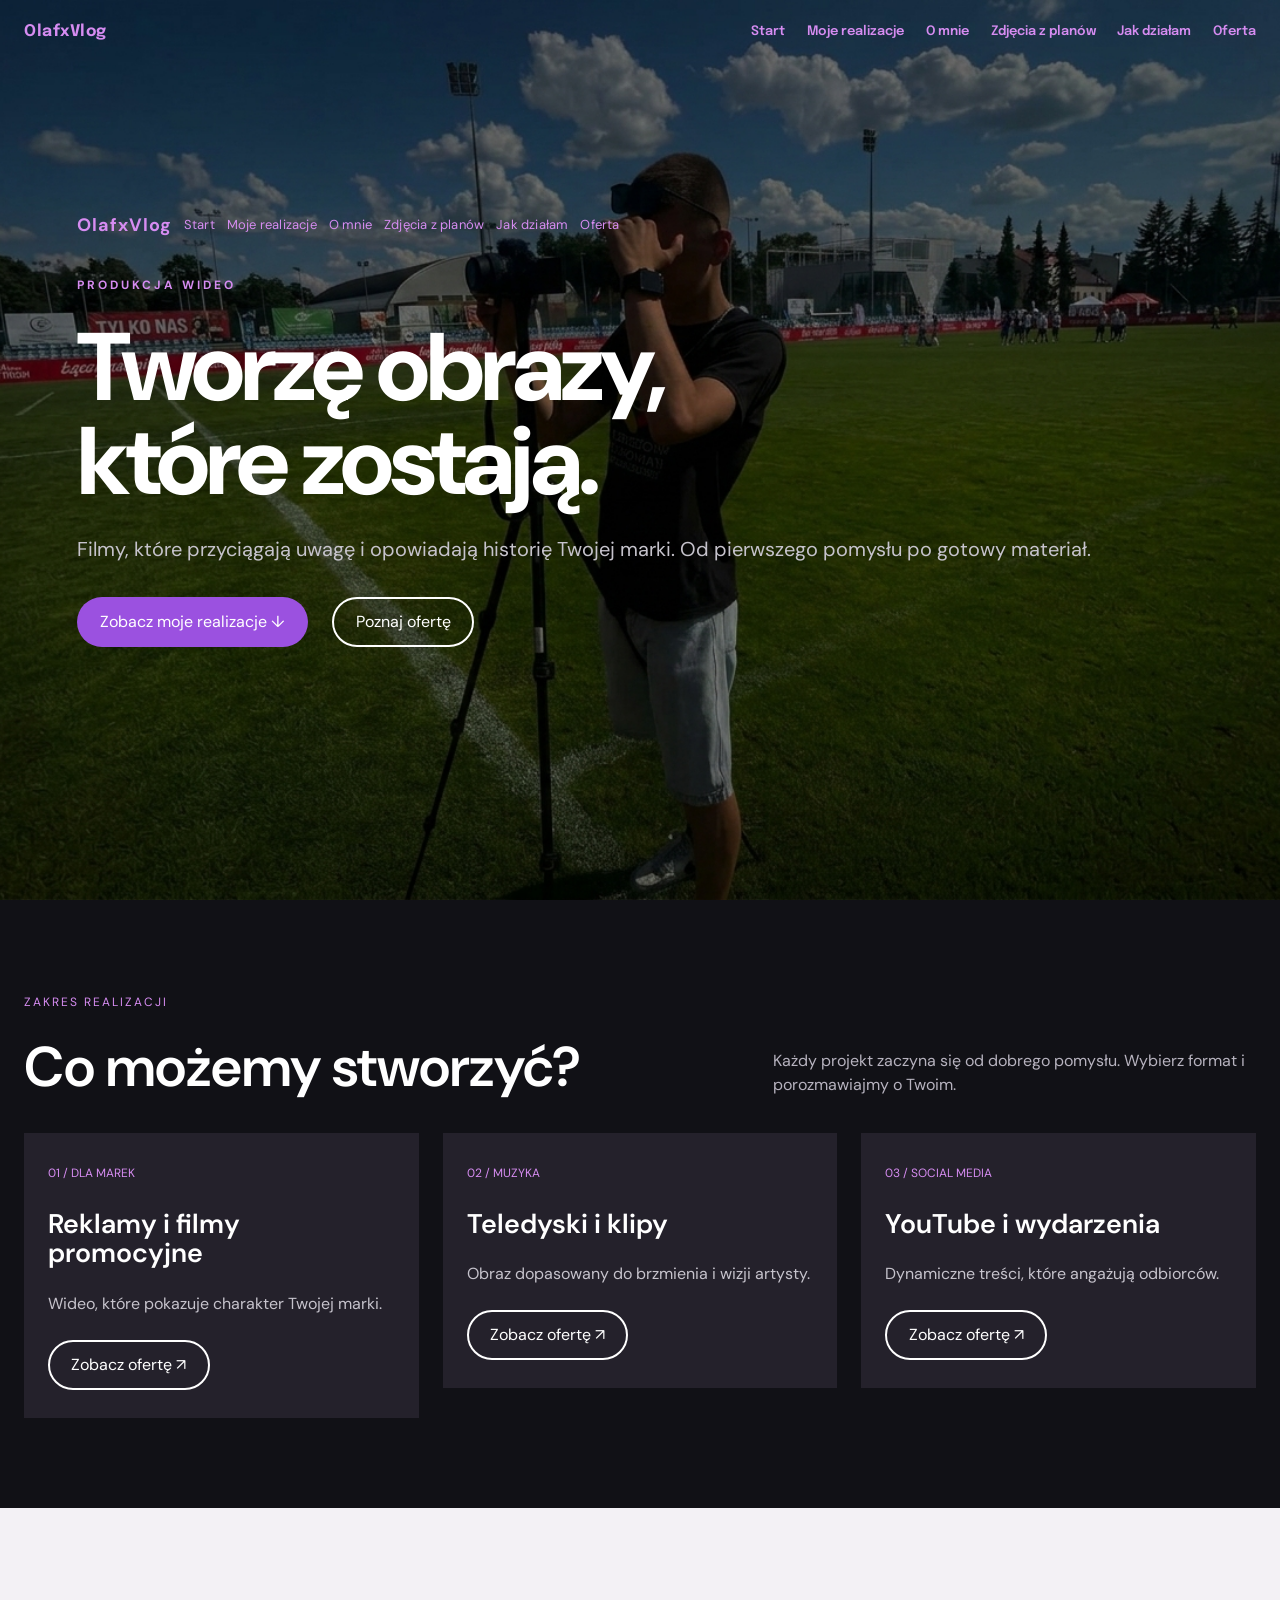
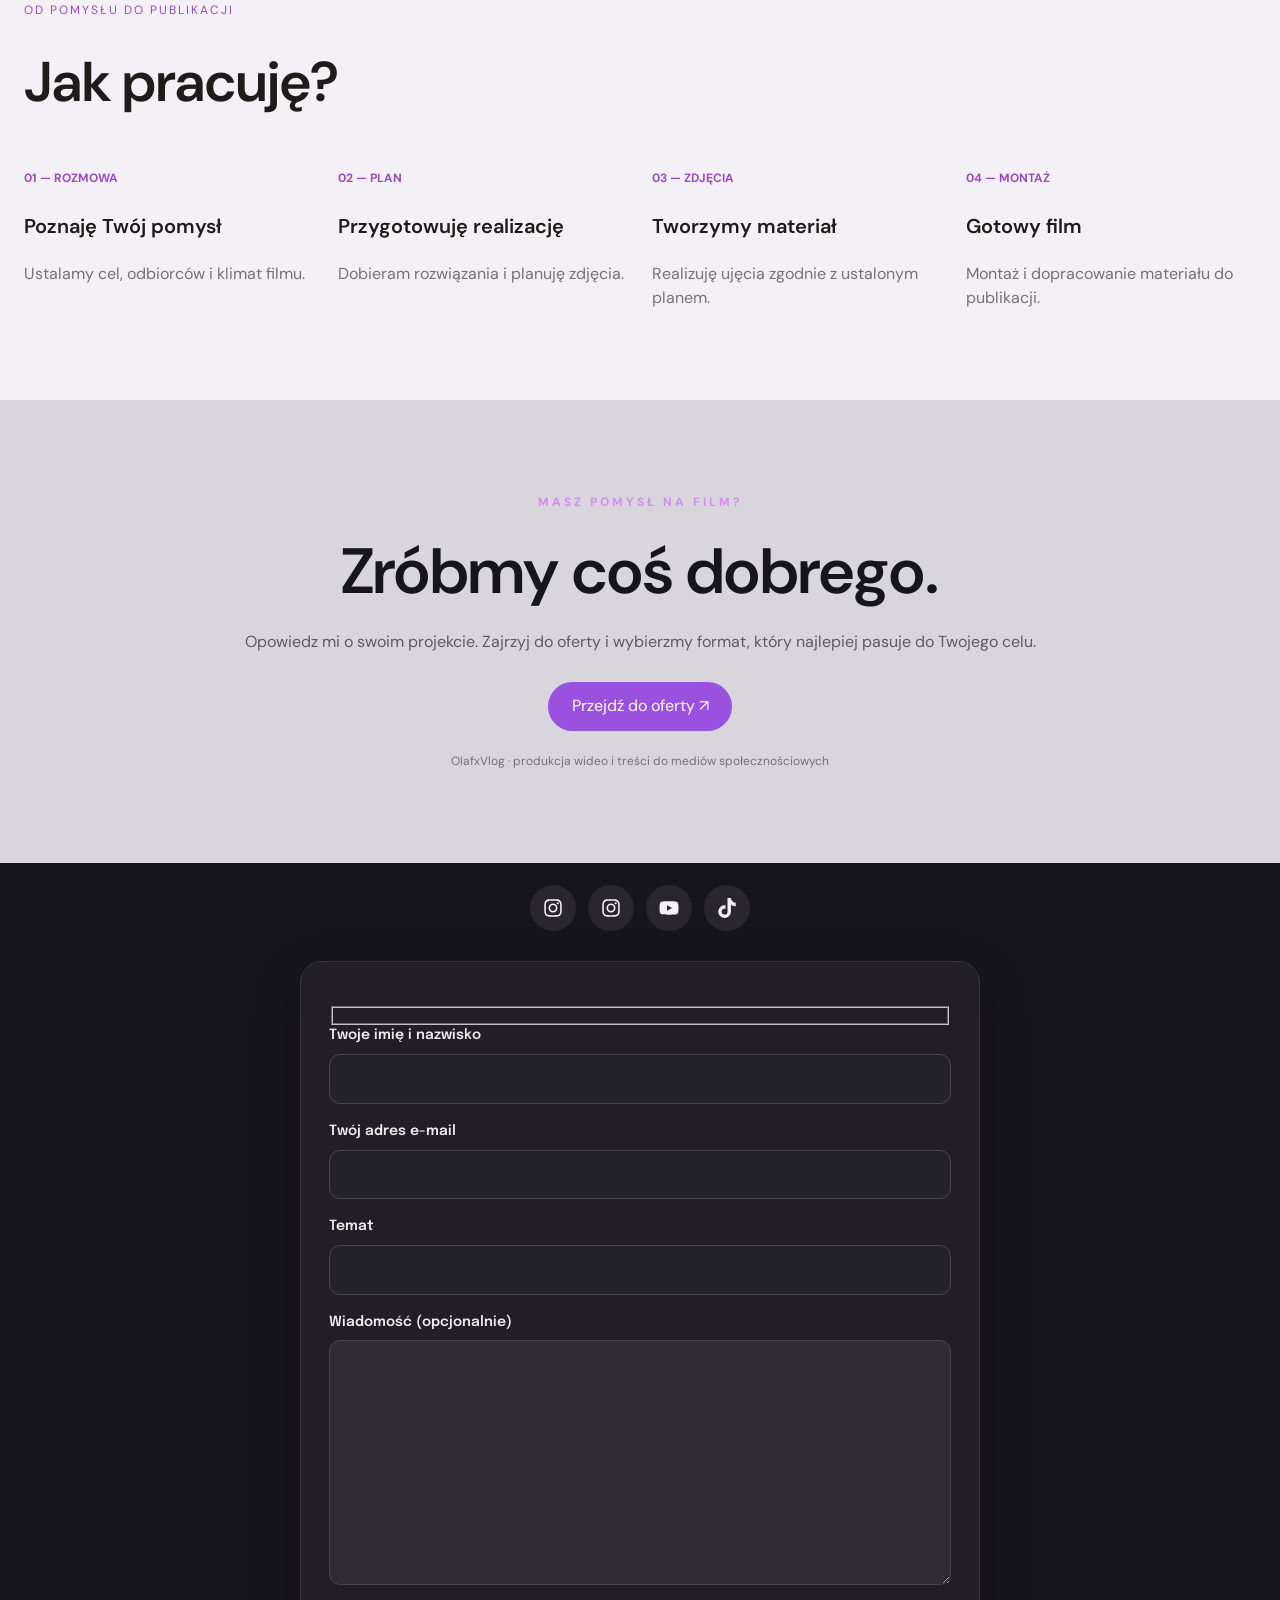
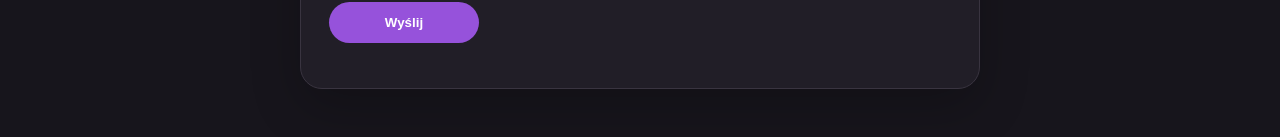
<file: docs/index.html>
<!DOCTYPE html>
<html lang="pl-PL">
<head>
	<meta charset="UTF-8">
		<meta name="viewport" content="width=device-width, initial-scale=1" />
<meta name='robots' content='max-image-preview:large' />
<title>OlafxVlog</title>




<style id="wp-img-auto-sizes-contain-inline-css">
img:is([sizes=auto i],[sizes^="auto," i]){contain-intrinsic-size:3000px 1500px}
/*# sourceURL=wp-img-auto-sizes-contain-inline-css */
</style>
<style id="wp-emoji-styles-inline-css">

	img.wp-smiley, img.emoji {
		display: inline !important;
		border: none !important;
		box-shadow: none !important;
		height: 1em !important;
		width: 1em !important;
		margin: 0 0.07em !important;
		vertical-align: -0.1em !important;
		background: none !important;
		padding: 0 !important;
	}
/*# sourceURL=wp-emoji-styles-inline-css */
</style>
<style id="wp-block-library-inline-css">
:root{--wp-block-synced-color:#7a00df;--wp-block-synced-color--rgb:122,0,223;--wp-bound-block-color:var(--wp-block-synced-color);--wp-editor-canvas-background:#ddd;--wp-admin-theme-color:#007cba;--wp-admin-theme-color--rgb:0,124,186;--wp-admin-theme-color-darker-10:#006ba1;--wp-admin-theme-color-darker-10--rgb:0,107,160.5;--wp-admin-theme-color-darker-20:#005a87;--wp-admin-theme-color-darker-20--rgb:0,90,135;--wp-admin-border-width-focus:2px}@media (min-resolution:192dpi){:root{--wp-admin-border-width-focus:1.5px}}.wp-element-button{cursor:pointer}:root .has-very-light-gray-background-color{background-color:#eee}:root .has-very-dark-gray-background-color{background-color:#313131}:root .has-very-light-gray-color{color:#eee}:root .has-very-dark-gray-color{color:#313131}:root .has-vivid-green-cyan-to-vivid-cyan-blue-gradient-background{background:linear-gradient(135deg,#00d084,#0693e3)}:root .has-purple-crush-gradient-background{background:linear-gradient(135deg,#34e2e4,#4721fb 50%,#ab1dfe)}:root .has-hazy-dawn-gradient-background{background:linear-gradient(135deg,#faaca8,#dad0ec)}:root .has-subdued-olive-gradient-background{background:linear-gradient(135deg,#fafae1,#67a671)}:root .has-atomic-cream-gradient-background{background:linear-gradient(135deg,#fdd79a,#004a59)}:root .has-nightshade-gradient-background{background:linear-gradient(135deg,#330968,#31cdcf)}:root .has-midnight-gradient-background{background:linear-gradient(135deg,#020381,#2874fc)}:root{--wp--preset--font-size--normal:16px;--wp--preset--font-size--huge:42px}.has-regular-font-size{font-size:1em}.has-larger-font-size{font-size:2.625em}.has-normal-font-size{font-size:var(--wp--preset--font-size--normal)}.has-huge-font-size{font-size:var(--wp--preset--font-size--huge)}:root .has-text-align-center{text-align:center}:root .has-text-align-left{text-align:left}:root .has-text-align-right{text-align:right}.has-fit-text{white-space:nowrap!important}#end-resizable-editor-section{display:none}.aligncenter{clear:both}.items-justified-left{justify-content:flex-start}.items-justified-center{justify-content:center}.items-justified-right{justify-content:flex-end}.items-justified-space-between{justify-content:space-between}.screen-reader-text{word-wrap:normal!important;border:0;clip-path:inset(50%);height:1px;margin:-1px;overflow:hidden;padding:0;position:absolute;width:1px;word-break:normal!important}.screen-reader-text:focus{background-color:#ddd;clip-path:none;color:#444;display:block;font-size:1em;height:auto;left:5px;line-height:normal;padding:15px 23px 14px;text-decoration:none;top:5px;width:auto;z-index:100000}html :where(.has-border-color){border-style:solid}html :where([style^=border-color],[style*=";border-color"],[style*="; border-color"]){border-style:solid}html :where([style^=border-top-color],[style*=";border-top-color"],[style*="; border-top-color"]){border-top-style:solid}html :where([style^=border-right-color],[style*=";border-right-color"],[style*="; border-right-color"]){border-right-style:solid}html :where([style^=border-bottom-color],[style*=";border-bottom-color"],[style*="; border-bottom-color"]){border-bottom-style:solid}html :where([style^=border-left-color],[style*=";border-left-color"],[style*="; border-left-color"]){border-left-style:solid}html :where([style^=border-width],[style*=";border-width"],[style*="; border-width"]){border-style:solid}html :where([style^=border-top-width],[style*=";border-top-width"],[style*="; border-top-width"]){border-top-style:solid}html :where([style^=border-right-width],[style*=";border-right-width"],[style*="; border-right-width"]){border-right-style:solid}html :where([style^=border-bottom-width],[style*=";border-bottom-width"],[style*="; border-bottom-width"]){border-bottom-style:solid}html :where([style^=border-left-width],[style*=";border-left-width"],[style*="; border-left-width"]){border-left-style:solid}html :where(img[class*=wp-image-]){height:auto;max-width:100%}:where(figure){margin:0 0 1em}html :where(.is-position-sticky){--wp-admin--admin-bar--position-offset:var(--wp-admin--admin-bar--height,0px)}@media screen and (max-width:600px){html :where(.is-position-sticky){--wp-admin--admin-bar--position-offset:0px}}
/*# sourceURL=/wp-includes/css/dist/block-library/common.min.css */
</style>
<style id="global-styles-inline-css">
:root{--wp--preset--aspect-ratio--square: 1;--wp--preset--aspect-ratio--4-3: 4/3;--wp--preset--aspect-ratio--3-4: 3/4;--wp--preset--aspect-ratio--3-2: 3/2;--wp--preset--aspect-ratio--2-3: 2/3;--wp--preset--aspect-ratio--16-9: 16/9;--wp--preset--aspect-ratio--9-16: 9/16;--wp--preset--color--black: #000000;--wp--preset--color--cyan-bluish-gray: #abb8c3;--wp--preset--color--white: #ffffff;--wp--preset--color--pale-pink: #f78da7;--wp--preset--color--vivid-red: #cf2e2e;--wp--preset--color--luminous-vivid-orange: #ff6900;--wp--preset--color--luminous-vivid-amber: #fcb900;--wp--preset--color--light-green-cyan: #7bdcb5;--wp--preset--color--vivid-green-cyan: #00d084;--wp--preset--color--pale-cyan-blue: #8ed1fc;--wp--preset--color--vivid-cyan-blue: #0693e3;--wp--preset--color--vivid-purple: #9b51e0;--wp--preset--color--base: #fffdfd;--wp--preset--color--body-text: #666b68;--wp--preset--color--section-bg: #f6f6f6;--wp--preset--color--heading: #1d1c1a;--wp--preset--color--primary: #EF626C;--wp--preset--color--secondary: #1c1b19;--wp--preset--gradient--vivid-cyan-blue-to-vivid-purple: linear-gradient(135deg,rgb(6,147,227) 0%,rgb(155,81,224) 100%);--wp--preset--gradient--light-green-cyan-to-vivid-green-cyan: linear-gradient(135deg,rgb(122,220,180) 0%,rgb(0,208,130) 100%);--wp--preset--gradient--luminous-vivid-amber-to-luminous-vivid-orange: linear-gradient(135deg,rgb(252,185,0) 0%,rgb(255,105,0) 100%);--wp--preset--gradient--luminous-vivid-orange-to-vivid-red: linear-gradient(135deg,rgb(255,105,0) 0%,rgb(207,46,46) 100%);--wp--preset--gradient--very-light-gray-to-cyan-bluish-gray: linear-gradient(135deg,rgb(238,238,238) 0%,rgb(169,184,195) 100%);--wp--preset--gradient--cool-to-warm-spectrum: linear-gradient(135deg,rgb(74,234,220) 0%,rgb(151,120,209) 20%,rgb(207,42,186) 40%,rgb(238,44,130) 60%,rgb(251,105,98) 80%,rgb(254,248,76) 100%);--wp--preset--gradient--blush-light-purple: linear-gradient(135deg,rgb(255,206,236) 0%,rgb(152,150,240) 100%);--wp--preset--gradient--blush-bordeaux: linear-gradient(135deg,rgb(254,205,165) 0%,rgb(254,45,45) 50%,rgb(107,0,62) 100%);--wp--preset--gradient--luminous-dusk: linear-gradient(135deg,rgb(255,203,112) 0%,rgb(199,81,192) 50%,rgb(65,88,208) 100%);--wp--preset--gradient--pale-ocean: linear-gradient(135deg,rgb(255,245,203) 0%,rgb(182,227,212) 50%,rgb(51,167,181) 100%);--wp--preset--gradient--electric-grass: linear-gradient(135deg,rgb(202,248,128) 0%,rgb(113,206,126) 100%);--wp--preset--gradient--midnight: linear-gradient(135deg,rgb(2,3,129) 0%,rgb(40,116,252) 100%);--wp--preset--font-size--small: 14px;--wp--preset--font-size--medium: 18px;--wp--preset--font-size--large: 26px;--wp--preset--font-size--x-large: 42px;--wp--preset--font-size--body-text: 16px;--wp--preset--font-size--regular: 22px;--wp--preset--font-size--extra-large: 32px;--wp--preset--font-size--big: clamp(33px, calc(2.0625rem + ((1vw - 3.2px) * 2.0625)), 66px);;--wp--preset--font-size--huge: clamp(40px, calc(2.25rem + ((1vw - 3.2px) * 2.375)), 74px);;--wp--preset--font-size--gigantic: clamp(42px, calc(2.625rem + ((1vw - 3.2px) * 2.75)), 86px);;--wp--preset--font-size--banner-title: clamp(2.5rem, 2.113rem + 1.935vw, 4rem);;--wp--preset--font-size--section-title: clamp(2rem, 1.871rem + 0.645vw, 2.5rem);;--wp--preset--font-family--epilogue: "Epilogue", sans-serif;--wp--preset--spacing--20: 0.44rem;--wp--preset--spacing--30: 0.67rem;--wp--preset--spacing--40: 1rem;--wp--preset--spacing--50: 1.5rem;--wp--preset--spacing--60: 2.25rem;--wp--preset--spacing--70: 3.38rem;--wp--preset--spacing--80: 5.06rem;--wp--preset--shadow--natural: 6px 6px 9px rgba(0, 0, 0, 0.2);--wp--preset--shadow--deep: 12px 12px 50px rgba(0, 0, 0, 0.4);--wp--preset--shadow--sharp: 6px 6px 0px rgba(0, 0, 0, 0.2);--wp--preset--shadow--outlined: 6px 6px 0px -3px rgb(255, 255, 255), 6px 6px rgb(0, 0, 0);--wp--preset--shadow--crisp: 6px 6px 0px rgb(0, 0, 0);}.wp-block-button{--wp--preset--dimension--25: 25%;--wp--preset--dimension--50: 50%;--wp--preset--dimension--75: 75%;--wp--preset--dimension--100: 100%;}:root { --wp--style--global--content-size: 1500px;--wp--style--global--wide-size: 1280px; }:where(body) { margin: 0; }.wp-site-blocks { padding-top: var(--wp--style--root--padding-top); padding-bottom: var(--wp--style--root--padding-bottom); }.has-global-padding { padding-right: var(--wp--style--root--padding-right); padding-left: var(--wp--style--root--padding-left); }.has-global-padding > .alignfull { margin-right: calc(var(--wp--style--root--padding-right) * -1); margin-left: calc(var(--wp--style--root--padding-left) * -1); }.has-global-padding :where(:not(.alignfull.is-layout-flow) > .has-global-padding:not(.wp-block-block, .alignfull)) { padding-right: 0; padding-left: 0; }.has-global-padding :where(:not(.alignfull.is-layout-flow) > .has-global-padding:not(.wp-block-block, .alignfull)) > .alignfull { margin-left: 0; margin-right: 0; }.wp-site-blocks > .alignleft { float: left; margin-right: 2em; }.wp-site-blocks > .alignright { float: right; margin-left: 2em; }.wp-site-blocks > .aligncenter { justify-content: center; margin-left: auto; margin-right: auto; }:where(.wp-site-blocks) > * { margin-block-start: 24px; margin-block-end: 0; }:where(.wp-site-blocks) > :first-child { margin-block-start: 0; }:where(.wp-site-blocks) > :last-child { margin-block-end: 0; }:root { --wp--style--block-gap: 24px; }:root :where(.is-layout-flow) > :first-child{margin-block-start: 0;}:root :where(.is-layout-flow) > :last-child{margin-block-end: 0;}:root :where(.is-layout-flow) > *{margin-block-start: 24px;margin-block-end: 0;}:root :where(.is-layout-constrained) > :first-child{margin-block-start: 0;}:root :where(.is-layout-constrained) > :last-child{margin-block-end: 0;}:root :where(.is-layout-constrained) > *{margin-block-start: 24px;margin-block-end: 0;}:root :where(.is-layout-flex){gap: 24px;}:root :where(.is-layout-grid){gap: 24px;}.is-layout-flow > .alignleft{float: left;margin-inline-start: 0;margin-inline-end: 2em;}.is-layout-flow > .alignright{float: right;margin-inline-start: 2em;margin-inline-end: 0;}.is-layout-flow > .aligncenter{margin-left: auto !important;margin-right: auto !important;}.is-layout-constrained > .alignleft{float: left;margin-inline-start: 0;margin-inline-end: 2em;}.is-layout-constrained > .alignright{float: right;margin-inline-start: 2em;margin-inline-end: 0;}.is-layout-constrained > .aligncenter{margin-left: auto !important;margin-right: auto !important;}.is-layout-constrained > :where(:not(.alignleft):not(.alignright):not(.alignfull)){max-width: var(--wp--style--global--content-size);margin-left: auto !important;margin-right: auto !important;}.is-layout-constrained > .alignwide{max-width: var(--wp--style--global--wide-size);}body .is-layout-flex{display: flex;}.is-layout-flex{flex-wrap: wrap;align-items: center;}.is-layout-flex > :is(*, div){margin: 0;}body .is-layout-grid{display: grid;}.is-layout-grid > :is(*, div){margin: 0;}body{background-color: var(--wp--preset--color--base);color: var(--wp--preset--color--body-text);font-family: var(--wp--preset--font-family--epilogue);font-size: var(--wp--preset--font-size--body-text);font-weight: 400;line-height: 1.5rem;margin-top: 0;margin-right: 0;margin-bottom: 0;margin-left: 0;--wp--style--root--padding-top: 0;--wp--style--root--padding-right: 0;--wp--style--root--padding-bottom: 0;--wp--style--root--padding-left: 0;}a:where(:not(.wp-element-button)){color: var(--wp--preset--color--heading);}:root :where(a:where(:not(.wp-element-button)):hover){color: var(--wp--preset--color--primary);}:root :where(a:where(:not(.wp-element-button)):focus){color: var(--wp--preset--color--primary);outline-style: dotted;outline-width: 1px;}h1, h2, h3, h4, h5, h6{color: var(--wp--preset--color--heading);font-family: var(--wp--preset--font-family--raleway);font-weight: 600;}h1{font-size: 38px;line-height: 1.5;}h2{font-size: 32px;line-height: 1.3;}h3{font-size: 26px;}h4{font-size: 22px;}h5{font-size: 18px;}h6{font-size: 16px;}:root :where(.wp-element-button, .wp-block-button__link){background-color: var(--wp--preset--color--primary);border-width: 0;color: var(--wp--preset--color--white);font-family: inherit;font-size: inherit;font-style: inherit;font-weight: inherit;letter-spacing: inherit;line-height: inherit;padding-top: calc(0.667em + 2px);padding-right: calc(1.333em + 2px);padding-bottom: calc(0.667em + 2px);padding-left: calc(1.333em + 2px);text-decoration: none;text-transform: inherit;}:root :where(.wp-element-button:hover, .wp-block-button__link:hover){background-color: var(--wp--preset--color--secondary);color: var(--wp--preset--color--white);}.has-black-color{color: var(--wp--preset--color--black) !important;}.has-cyan-bluish-gray-color{color: var(--wp--preset--color--cyan-bluish-gray) !important;}.has-white-color{color: var(--wp--preset--color--white) !important;}.has-pale-pink-color{color: var(--wp--preset--color--pale-pink) !important;}.has-vivid-red-color{color: var(--wp--preset--color--vivid-red) !important;}.has-luminous-vivid-orange-color{color: var(--wp--preset--color--luminous-vivid-orange) !important;}.has-luminous-vivid-amber-color{color: var(--wp--preset--color--luminous-vivid-amber) !important;}.has-light-green-cyan-color{color: var(--wp--preset--color--light-green-cyan) !important;}.has-vivid-green-cyan-color{color: var(--wp--preset--color--vivid-green-cyan) !important;}.has-pale-cyan-blue-color{color: var(--wp--preset--color--pale-cyan-blue) !important;}.has-vivid-cyan-blue-color{color: var(--wp--preset--color--vivid-cyan-blue) !important;}.has-vivid-purple-color{color: var(--wp--preset--color--vivid-purple) !important;}.has-base-color{color: var(--wp--preset--color--base) !important;}.has-body-text-color{color: var(--wp--preset--color--body-text) !important;}.has-section-bg-color{color: var(--wp--preset--color--section-bg) !important;}.has-heading-color{color: var(--wp--preset--color--heading) !important;}.has-primary-color{color: var(--wp--preset--color--primary) !important;}.has-secondary-color{color: var(--wp--preset--color--secondary) !important;}.has-black-background-color{background-color: var(--wp--preset--color--black) !important;}.has-cyan-bluish-gray-background-color{background-color: var(--wp--preset--color--cyan-bluish-gray) !important;}.has-white-background-color{background-color: var(--wp--preset--color--white) !important;}.has-pale-pink-background-color{background-color: var(--wp--preset--color--pale-pink) !important;}.has-vivid-red-background-color{background-color: var(--wp--preset--color--vivid-red) !important;}.has-luminous-vivid-orange-background-color{background-color: var(--wp--preset--color--luminous-vivid-orange) !important;}.has-luminous-vivid-amber-background-color{background-color: var(--wp--preset--color--luminous-vivid-amber) !important;}.has-light-green-cyan-background-color{background-color: var(--wp--preset--color--light-green-cyan) !important;}.has-vivid-green-cyan-background-color{background-color: var(--wp--preset--color--vivid-green-cyan) !important;}.has-pale-cyan-blue-background-color{background-color: var(--wp--preset--color--pale-cyan-blue) !important;}.has-vivid-cyan-blue-background-color{background-color: var(--wp--preset--color--vivid-cyan-blue) !important;}.has-vivid-purple-background-color{background-color: var(--wp--preset--color--vivid-purple) !important;}.has-base-background-color{background-color: var(--wp--preset--color--base) !important;}.has-body-text-background-color{background-color: var(--wp--preset--color--body-text) !important;}.has-section-bg-background-color{background-color: var(--wp--preset--color--section-bg) !important;}.has-heading-background-color{background-color: var(--wp--preset--color--heading) !important;}.has-primary-background-color{background-color: var(--wp--preset--color--primary) !important;}.has-secondary-background-color{background-color: var(--wp--preset--color--secondary) !important;}.has-black-border-color{border-color: var(--wp--preset--color--black) !important;}.has-cyan-bluish-gray-border-color{border-color: var(--wp--preset--color--cyan-bluish-gray) !important;}.has-white-border-color{border-color: var(--wp--preset--color--white) !important;}.has-pale-pink-border-color{border-color: var(--wp--preset--color--pale-pink) !important;}.has-vivid-red-border-color{border-color: var(--wp--preset--color--vivid-red) !important;}.has-luminous-vivid-orange-border-color{border-color: var(--wp--preset--color--luminous-vivid-orange) !important;}.has-luminous-vivid-amber-border-color{border-color: var(--wp--preset--color--luminous-vivid-amber) !important;}.has-light-green-cyan-border-color{border-color: var(--wp--preset--color--light-green-cyan) !important;}.has-vivid-green-cyan-border-color{border-color: var(--wp--preset--color--vivid-green-cyan) !important;}.has-pale-cyan-blue-border-color{border-color: var(--wp--preset--color--pale-cyan-blue) !important;}.has-vivid-cyan-blue-border-color{border-color: var(--wp--preset--color--vivid-cyan-blue) !important;}.has-vivid-purple-border-color{border-color: var(--wp--preset--color--vivid-purple) !important;}.has-base-border-color{border-color: var(--wp--preset--color--base) !important;}.has-body-text-border-color{border-color: var(--wp--preset--color--body-text) !important;}.has-section-bg-border-color{border-color: var(--wp--preset--color--section-bg) !important;}.has-heading-border-color{border-color: var(--wp--preset--color--heading) !important;}.has-primary-border-color{border-color: var(--wp--preset--color--primary) !important;}.has-secondary-border-color{border-color: var(--wp--preset--color--secondary) !important;}.has-vivid-cyan-blue-to-vivid-purple-gradient-background{background: var(--wp--preset--gradient--vivid-cyan-blue-to-vivid-purple) !important;}.has-light-green-cyan-to-vivid-green-cyan-gradient-background{background: var(--wp--preset--gradient--light-green-cyan-to-vivid-green-cyan) !important;}.has-luminous-vivid-amber-to-luminous-vivid-orange-gradient-background{background: var(--wp--preset--gradient--luminous-vivid-amber-to-luminous-vivid-orange) !important;}.has-luminous-vivid-orange-to-vivid-red-gradient-background{background: var(--wp--preset--gradient--luminous-vivid-orange-to-vivid-red) !important;}.has-very-light-gray-to-cyan-bluish-gray-gradient-background{background: var(--wp--preset--gradient--very-light-gray-to-cyan-bluish-gray) !important;}.has-cool-to-warm-spectrum-gradient-background{background: var(--wp--preset--gradient--cool-to-warm-spectrum) !important;}.has-blush-light-purple-gradient-background{background: var(--wp--preset--gradient--blush-light-purple) !important;}.has-blush-bordeaux-gradient-background{background: var(--wp--preset--gradient--blush-bordeaux) !important;}.has-luminous-dusk-gradient-background{background: var(--wp--preset--gradient--luminous-dusk) !important;}.has-pale-ocean-gradient-background{background: var(--wp--preset--gradient--pale-ocean) !important;}.has-electric-grass-gradient-background{background: var(--wp--preset--gradient--electric-grass) !important;}.has-midnight-gradient-background{background: var(--wp--preset--gradient--midnight) !important;}.has-small-font-size{font-size: var(--wp--preset--font-size--small) !important;}.has-medium-font-size{font-size: var(--wp--preset--font-size--medium) !important;}.has-large-font-size{font-size: var(--wp--preset--font-size--large) !important;}.has-x-large-font-size{font-size: var(--wp--preset--font-size--x-large) !important;}.has-body-text-font-size{font-size: var(--wp--preset--font-size--body-text) !important;}.has-regular-font-size{font-size: var(--wp--preset--font-size--regular) !important;}.has-extra-large-font-size{font-size: var(--wp--preset--font-size--extra-large) !important;}.has-big-font-size{font-size: var(--wp--preset--font-size--big) !important;}.has-huge-font-size{font-size: var(--wp--preset--font-size--huge) !important;}.has-gigantic-font-size{font-size: var(--wp--preset--font-size--gigantic) !important;}.has-banner-title-font-size{font-size: var(--wp--preset--font-size--banner-title) !important;}.has-section-title-font-size{font-size: var(--wp--preset--font-size--section-title) !important;}.has-epilogue-font-family{font-family: var(--wp--preset--font-family--epilogue) !important;}
html, body {
  margin: 0 !important;
  background-color: #17151c !important;
}

/* Czytelne pola formularza kontaktowego */
.wpcf7 form label {
  color: #f5f3f7 !important;
}
.wpcf7 form input:not([type=submit]):not([type=checkbox]):not([type=radio]),
.wpcf7 form textarea {
  color: #f5f3f7 !important;
  caret-color: #f5f3f7;
  background-color: #25232a !important;
}
.wpcf7 form input::placeholder,
.wpcf7 form textarea::placeholder {
  color: #c6c3cc !important;
  opacity: 1;
}
/*# sourceURL=global-styles-inline-css */
</style>
<style id="wp-block-template-skip-link-inline-css">
/*! This file is auto-generated */
.skip-link.screen-reader-text{border:0;clip-path:inset(50%);height:1px;margin:-1px;overflow:hidden;padding:0;position:absolute!important;width:1px;word-wrap:normal!important;word-break:normal!important}.skip-link.screen-reader-text:focus{background-color:#eee;clip-path:none;color:#444;display:block;font-size:1em;height:auto;left:5px;line-height:normal;padding:15px 23px 14px;text-decoration:none;top:5px;width:auto;z-index:100000}
/*# sourceURL=/wp-includes/css/wp-block-template-skip-link.min.css */
</style>



<style id="elementor-frontend-inline-css">
.e-heading-base a, .e-paragraph-base a { all: unset; cursor: pointer; }form[data-element_type="e-form"].form-state-success [data-element_type="e-form-success-message"],form[data-element_type="e-form"].form-state-error [data-element_type="e-form-error-message"]{ display: block; }.elementor-edit-mode [data-element_type="e-form-success-message"]:is(.elementor-element-editable, :has(.elementor-element-editable), :has(> .elementor-empty-view)),.elementor-edit-mode [data-element_type="e-form-error-message"]:is(.elementor-element-editable, :has(.elementor-element-editable), :has(> .elementor-empty-view)){ display: block; }.e-background-video { position: relative; overflow: hidden; }.e-background-video__media { position: absolute; inset: 0; width: 100%; height: 100%; object-fit: cover; pointer-events: none; z-index: 0; }.e-background-video__content { position: relative; z-index: 1; flex: 1 1 auto; }.elementor-edit-mode .e-background-video__content.e-atomic-element:has(> .elementor-empty-view) { display: flex; flex-direction: column; flex: 1 1 auto; min-height: 0; }.elementor-edit-mode .e-background-video__content.e-atomic-element:has(> .elementor-empty-view) > .elementor-empty-view.elementor-empty-view { position: relative; flex: 1 1 auto; min-height: 120px; height: auto; width: 100%; }.elementor-edit-mode .e-background-video__content.e-atomic-element:has(> .elementor-empty-view) > .elementor-empty-view > .elementor-first-add { position: absolute; inset: 0; width: 100%; height: 100%; }.e-background-video__controls { z-index: 2; }.e-background-video__play, .e-background-video__pause { appearance: none; -webkit-appearance: none; }.e-background-video.e-background-video--playing .e-background-video__play { display: none; }.e-background-video.e-background-video--paused .e-background-video__pause { display: none; }.e-background-video:not(.e-background-video--playing):not(.e-background-video--paused) .e-background-video__controls,.e-background-video:not(.e-background-video--playing):not(.e-background-video--paused) .e-background-video__play,.e-background-video:not(.e-background-video--playing):not(.e-background-video--paused) .e-background-video__pause { display: none; }.e-accordion-item-header-base { list-style: none; }.e-accordion-item-header-base::-webkit-details-marker { display: none; }.e-accordion-item-base { interpolate-size: allow-keywords; }.e-accordion-item-base::details-content {block-size: 0; overflow: hidden;transition: block-size .3s ease, content-visibility .3s ease allow-discrete;}.e-accordion-item-base[open]::details-content { block-size: auto; }.e-accordion-item-icon-base.e-accordion-item-icon-base .e-svg-base { width: auto; height: 100%; max-width: 100%; }.e-accordion-item-icon-base.e-accordion-item-icon-base .e-svg-base svg { width: auto !important; }.e-accordion-item-icon-base svg { transition: transform .3s ease; }.e-accordion-item-base[open] > summary .e-accordion-item-icon-base svg { transform: rotate(180deg); }
/*# sourceURL=elementor-frontend-inline-css */
</style>








<link rel='stylesheet' id='elementor-gf-dmsans-css' href='https://fonts.googleapis.com/css?family=DM+Sans:100,100italic,200,200italic,300,300italic,400,400italic,500,500italic,600,600italic,700,700italic,800,800italic,900,900italic&#038;display=swap&#038;subset=latin-ext' media='all' />



<meta name="generator" content="WordPress 7.1.4" />


<meta name="generator" content="Elementor 4.3.6; features: e_font_icon_svg, additional_custom_breakpoints; settings: css_print_method-external, google_font-enabled, font_display-swap">
			<style>
				.e-con.e-parent:nth-of-type(n+4):not(.e-lazyloaded):not(.e-no-lazyload),
				.e-con.e-parent:nth-of-type(n+4):not(.e-lazyloaded):not(.e-no-lazyload) * {
					background-image: none !important;
				}
				@media screen and (max-height: 1024px) {
					.e-con.e-parent:nth-of-type(n+3):not(.e-lazyloaded):not(.e-no-lazyload),
					.e-con.e-parent:nth-of-type(n+3):not(.e-lazyloaded):not(.e-no-lazyload) * {
						background-image: none !important;
					}
				}
				@media screen and (max-height: 640px) {
					.e-con.e-parent:nth-of-type(n+2):not(.e-lazyloaded):not(.e-no-lazyload),
					.e-con.e-parent:nth-of-type(n+2):not(.e-lazyloaded):not(.e-no-lazyload) * {
						background-image: none !important;
					}
				}
			</style>
			<style class="wp-fonts-local">
@font-face{font-family:Epilogue;font-style:normal;font-weight:400;font-display:fallback;src:url('wp-content/themes/devotion/assets/fonts/epilogue/Epilogue-Regular.ttf') format('truetype');}
@font-face{font-family:Epilogue;font-style:normal;font-weight:500;font-display:fallback;src:url('wp-content/themes/devotion/assets/fonts/epilogue/Epilogue-Medium.ttf') format('truetype');}
@font-face{font-family:Epilogue;font-style:normal;font-weight:600;font-display:fallback;src:url('wp-content/themes/devotion/assets/fonts/epilogue/Epilogue-SemiBold.ttf') format('truetype');}
@font-face{font-family:Epilogue;font-style:normal;font-weight:700;font-display:fallback;src:url('wp-content/themes/devotion/assets/fonts/epilogue/Epilogue-Bold.ttf') format('truetype');}
</style>
<style id="olafxvlog-transparent-menu">

/* Nadpisanie inline style background-color na nawigacji */
.wp-block-group[style*="background-color: #1c1b19"],
.wp-block-group[style*="background-color:#1c1b19"] {
    background-color: transparent !important;
}

/* Przezroczyste menu */
.wp-block-navigation,
.wp-block-navigation ul,
.wp-block-navigation.has-background,
.wp-block-navigation__responsive-container,
.wp-block-navigation__responsive-container-content,
.has-secondary-background-color {
    background: transparent !important;
    background-color: transparent !important;
}

/* Ramka po lewej - reset marginesów Elementora */
.elementor .e-con,
.elementor-section-wrap {
    margin-left: 0 !important;
    margin-right: 0 !important;
}

</style>
	<meta name="viewport" content="width=device-width, initial-scale=1.0, viewport-fit=cover" /><link rel="stylesheet" href="wp-content/uploads/elementor/css/post-49.css"><link rel="stylesheet" href="wp-content/uploads/elementor/css/base-desktop.css"><link rel="stylesheet" href="wp-content/uploads/elementor/css/base-mobile.css"><link rel="stylesheet" href="wp-content/uploads/elementor/css/post-73.css"><style id="static-navigation">.wp-block-navigation__responsive-container-open,.wp-block-navigation__responsive-container-close{display:none!important}.wp-block-navigation__responsive-container{display:block!important;position:static!important;width:auto!important;height:auto!important;max-height:none!important;opacity:1!important;visibility:visible!important;overflow:visible!important;background:transparent!important}.wp-block-navigation__responsive-container-content{display:block!important;visibility:visible!important}.wp-block-navigation__container{display:flex!important;flex-wrap:wrap!important;justify-content:center!important;gap:1rem!important}.portfolio-brand-nav,body:not(.page-id-73) .wp-block-group:has(> .portfolio-brand-nav),.wp-block-group:has(> nav.wp-block-navigation){display:none!important}.ov-site-header{position:relative;z-index:100;display:flex;align-items:center;justify-content:space-between;gap:24px;width:100%;min-height:64px;padding:12px 24px;box-sizing:border-box;background:#17151c;color:#d68cf1;font-family:inherit}body.page-id-73 .ov-site-header{position:absolute;top:0;left:0;background:transparent}.ov-site-brand{flex:0 0 auto;color:#d68cf1!important;text-decoration:none!important;font-size:16px;font-weight:800;letter-spacing:.5px}.ov-desktop-navigation{display:flex;align-items:center;justify-content:flex-end;gap:clamp(10px,1.7vw,22px);min-width:0;white-space:nowrap}.ov-desktop-navigation a,.ov-mobile-links a{color:#d68cf1!important;text-decoration:none!important;font-size:13px;font-weight:600;line-height:1.35}.ov-desktop-navigation a:hover,.ov-mobile-links a:hover{color:#fff!important}.ov-mobile-navigation{display:none;position:relative;margin-left:auto}.ov-mobile-navigation summary{display:flex;align-items:center;justify-content:center;gap:8px;min-height:44px;padding:0 15px;border:1px solid #56445f;border-radius:999px;background:#292631;color:#f5eafb;font-size:14px;font-weight:700;list-style:none;cursor:pointer}.ov-mobile-navigation summary::-webkit-details-marker{display:none}.ov-mobile-links{position:absolute;top:calc(100% + 10px);right:0;z-index:110;display:flex;flex-direction:column;gap:2px;width:min(270px,calc(100vw - 32px));padding:9px;border:1px solid #393440;border-radius:17px;background:#211e27;box-shadow:0 18px 46px rgba(0,0,0,.4)}.ov-mobile-links a{display:flex;align-items:center;min-height:46px;padding:0 14px;border-radius:10px;font-size:15px}.ov-mobile-links a:hover{background:#302c37}.ov-form-status{margin:12px 0 0;color:#d7f6de;font-size:14px;line-height:1.5}.portfolio-brand-nav{display:flex!important;flex-wrap:nowrap!important;justify-content:flex-start!important;align-items:center!important;gap:12px!important;overflow-x:auto!important;white-space:nowrap!important}.portfolio-brand-nav p{margin:0!important}.portfolio-brand-nav a{color:#d68cf1!important;text-decoration:none!important}.elementor-73 .elementor-element-36d092e{width:100%;margin:22px auto 30px;padding:0 20px;box-sizing:border-box}.elementor-73 .elementor-social-icons-wrapper{display:flex!important;flex-flow:row wrap!important;justify-content:center!important;align-items:center!important;gap:12px!important}.elementor-73 .elementor-social-icons-wrapper .elementor-grid-item{display:block!important;flex:0 0 auto!important}.elementor-73 .elementor-social-icons-wrapper .elementor-screen-only{position:absolute!important;width:1px!important;height:1px!important;padding:0!important;margin:-1px!important;overflow:hidden!important;clip:rect(0,0,0,0)!important;white-space:nowrap!important;border:0!important}.elementor-73 .elementor-social-icons-wrapper .elementor-icon{display:inline-flex!important;align-items:center!important;justify-content:center!important;width:46px!important;height:46px!important;padding:0!important;border-radius:50%!important;background:#292631!important;color:#f4eff8!important;transition:transform .2s ease,background .2s ease}.elementor-73 .elementor-social-icons-wrapper .elementor-icon:hover{transform:translateY(-3px);background:#8c4bd1!important}.elementor-73 .elementor-social-icons-wrapper svg{display:block!important;width:20px!important;height:20px!important;max-width:20px!important;max-height:20px!important;fill:currentColor!important}.elementor-73 .elementor-element-06c989a{width:min(100% - 40px,680px)!important;margin:0 auto 48px!important}.elementor-73 .elementor-element-06c989a .wpcf7{padding:28px!important;border:1px solid #393440!important;border-radius:22px!important;background:#211e27!important;box-shadow:0 18px 50px rgba(0,0,0,.22)!important}.elementor-73 .elementor-element-06c989a .wpcf7 form p{margin:0 0 17px!important}.elementor-73 .elementor-element-06c989a .wpcf7 form label{display:block!important;color:#eee8f2!important;font-size:14px!important;font-weight:600!important;line-height:1.55!important}.elementor-73 .elementor-element-06c989a .wpcf7-form-control-wrap{display:block!important;margin-top:7px!important}.elementor-73 .elementor-element-06c989a .wpcf7 input:not([type=submit]),.elementor-73 .elementor-element-06c989a .wpcf7 textarea{display:block!important;width:100%!important;max-width:100%!important;box-sizing:border-box!important;padding:13px 15px!important;border:1px solid #4a4453!important;border-radius:11px!important;background:#302c37!important;color:#fff!important;font:inherit!important;outline:none!important;transition:border-color .2s ease,box-shadow .2s ease}.elementor-73 .elementor-element-06c989a .wpcf7 input:focus,.elementor-73 .elementor-element-06c989a .wpcf7 textarea:focus{border-color:#bd75eb!important;box-shadow:0 0 0 3px rgba(189,117,235,.18)!important}.elementor-73 .elementor-element-06c989a .wpcf7 textarea{min-height:145px!important;resize:vertical!important}.elementor-73 .elementor-element-06c989a .wpcf7 input[type=submit]{display:inline-flex!important;align-items:center!important;justify-content:center!important;width:auto!important;min-width:150px!important;padding:13px 24px!important;border:0!important;border-radius:999px!important;background:#9652db!important;color:white!important;font-weight:700!important;cursor:pointer!important;transition:transform .2s ease,background .2s ease}.elementor-73 .elementor-element-06c989a .wpcf7 input[type=submit]:hover{transform:translateY(-2px);background:#aa65eb!important}.elementor-73 .elementor-element-06c989a .wpcf7 .wpcf7-response-output{color:#eee8f2!important}.elementor-99 .e-youtube-base{display:inline-block!important;vertical-align:top;width:500px;max-width:calc(100vw - 48px);height:auto!important;aspect-ratio:16/9;margin:10px;overflow:hidden}.elementor-99 .e-youtube-base iframe{display:block;width:100%;height:100%;border:0}.elementor-99 .e-235416d-37e6544,.elementor-99 .e-8392875-91f4352,.elementor-99 .e-40be9d1-95b2715,.elementor-99 .e-2113d0b-c2fb46c,.elementor-99 .e-3a06204-0a8653b{width:250px;aspect-ratio:9/16}@media(max-width:760px){.portfolio-brand-nav{gap:10px!important}.portfolio-brand-nav p{font-size:13px!important}}@media(max-width:767px){.elementor-99 .e-youtube-base{width:300px;max-width:calc(100vw - 48px);margin:8px auto;display:block!important}.elementor-99 .e-235416d-37e6544,.elementor-99 .e-8392875-91f4352,.elementor-99 .e-40be9d1-95b2715,.elementor-99 .e-2113d0b-c2fb46c,.elementor-99 .e-3a06204-0a8653b{width:220px}}@media(max-width:600px){.elementor-73 .elementor-element-06c989a{width:calc(100% - 32px)!important}.elementor-73 .elementor-element-06c989a .wpcf7{padding:21px 17px!important;border-radius:18px!important}.elementor-73 .elementor-social-icons-wrapper{gap:10px!important}.elementor-73 .elementor-social-icons-wrapper .elementor-icon{width:44px!important;height:44px!important}}@media(max-width:860px){.ov-site-header{min-height:62px;padding:10px 16px;gap:12px}.ov-desktop-navigation{display:none!important}.ov-mobile-navigation{display:block!important}.wp-block-buttons{display:flex!important;flex-flow:row wrap!important;align-items:center!important;gap:12px!important}.wp-block-buttons>.wp-block-button{flex:0 1 auto!important;width:auto!important;max-width:100%!important;margin:0!important}.wp-block-button__link{display:inline-flex!important;align-items:center!important;justify-content:center!important;max-width:100%!important;min-height:46px;box-sizing:border-box!important;white-space:normal!important;overflow-wrap:anywhere;line-height:1.35!important;text-align:center!important;padding:12px 18px!important}.elementor .elementor-button-wrapper{display:flex!important;flex-flow:row wrap!important;align-items:center!important;gap:12px!important;max-width:100%}.elementor .elementor-button{display:inline-flex!important;align-items:center!important;justify-content:center!important;width:auto!important;max-width:100%!important;min-height:46px;box-sizing:border-box!important;white-space:normal!important;overflow-wrap:anywhere;line-height:1.35!important;text-align:center!important;padding:12px 18px!important}.elementor .elementor-element{min-width:0}.elementor .e-con,.elementor .e-con-inner{max-width:100%;box-sizing:border-box}.elementor img,.wp-block-image img{max-width:100%;height:auto}.wp-site-blocks{overflow-x:clip}}@media(max-width:767px){body.page-id-74 .elementor-74 .elementor-element-5502da81{width:100%!important;max-width:100%!important}body.page-id-74 .wp-block-group[style*="padding: 56px 24px 56px"]{padding:38px 20px 26px!important}body.page-id-74 .wp-block-group[style*="background-color: #111116"]{padding:34px 16px!important;background:#17151c!important}body.page-id-74 .wp-block-columns{display:grid!important;grid-template-columns:minmax(0,1fr)!important;gap:14px!important;width:calc(100vw - 40px)!important;max-width:620px!important;box-sizing:border-box!important;margin:0 auto 14px!important;padding:0!important}body.page-id-74 .wp-block-column{width:100%!important;min-width:0!important;margin:0!important}body.page-id-74 .wp-block-column>.wp-block-group[style*="#24212b"]{width:100%!important;max-width:100%!important;min-width:0!important;box-sizing:border-box!important;padding:20px!important;border:1px solid #3a3542!important;border-left:3px solid #b86ce3!important;border-radius:16px!important;background:#24212b!important;box-shadow:0 8px 24px rgba(0,0,0,.16)}body.page-id-74 .wp-block-column>.wp-block-group[style*="#24212b"]>p:first-child{margin:0 0 8px!important;color:#df9af5!important;font-size:11px!important;letter-spacing:1.5px!important;line-height:1.35!important}body.page-id-74 .wp-block-column>.wp-block-group[style*="#24212b"] h3{margin:0 0 10px!important;font-size:clamp(20px,5.5vw,24px)!important;line-height:1.22!important;letter-spacing:-.02em!important;overflow-wrap:anywhere!important;text-transform:none!important}body.page-id-74 .wp-block-column>.wp-block-group[style*="#24212b"] p:last-child{margin:0!important;color:#e1dde6!important;font-size:15px!important;line-height:1.6!important}body.page-id-74 .wp-block-group h1{font-size:clamp(40px,10vw,58px)!important;line-height:1.08!important;letter-spacing:-.03em!important}body.page-id-74 .wp-block-group p{overflow-wrap:break-word}body.page-id-74 .wp-block-buttons{display:grid!important;grid-template-columns:minmax(0,1fr)!important;width:min(100%,380px)!important;gap:10px!important;margin-left:auto!important;margin-right:auto!important}body.page-id-74 .wp-block-buttons>.wp-block-button,body.page-id-74 .wp-block-buttons .wp-block-button__link{width:100%!important;max-width:100%!important}body.page-id-74 .wp-block-buttons .wp-block-button__link{min-height:48px!important}</style></head>
<body class="home wp-singular page-template page-template-elementor_canvas page page-id-73 wp-custom-logo wp-embed-responsive wp-theme-devotion ally-default elementor-default elementor-template-canvas elementor-kit-49 elementor-page elementor-page-73"><header class="ov-site-header"><a class="ov-site-brand" href="./">OlafxVlog</a><nav class="ov-desktop-navigation" aria-label="Menu główne"><a href="./">Start</a><a href="moje-realizacje/">Moje realizacje</a><a href="o-mnie/">O mnie</a><a href="zdjecia-z-planow/">Zdjęcia z planów</a><a href="jak-dzialam/">Jak działam</a><a href="oferta/">Oferta</a></nav><details class="ov-mobile-navigation"><summary aria-label="Pokaż menu"><span aria-hidden="true">☰</span> Menu</summary><nav class="ov-mobile-links" aria-label="Menu główne"><a href="./">Start</a><a href="moje-realizacje/">Moje realizacje</a><a href="o-mnie/">O mnie</a><a href="zdjecia-z-planow/">Zdjęcia z planów</a><a href="jak-dzialam/">Jak działam</a><a href="oferta/">Oferta</a></nav></details></header>
			<div data-elementor-type="wp-page" data-elementor-id="73" class="elementor elementor-73">
				<div class="elementor-element elementor-element-53462f31 e-con-full e-flex e-con e-parent" data-id="53462f31" data-element_type="container" data-e-type="container">
				<div class="elementor-element elementor-element-365d2550 elementor-widget elementor-widget-text-editor" data-id="365d2550" data-element_type="widget" data-e-type="widget" data-widget_type="text-editor.default">

<div class="wp-block-cover alignfull is-dark" style="min-height: 100vh; padding: 40px 6vw 80px;aspect-ratio:unset;"><img fetchpriority="high" decoding="async" width="1376" height="768" class="wp-block-cover__image-background wp-image-17" style="object-position: 50% 50%;" src="wp-content/uploads/2026/11/Gemini_Generated_Image_5ppspg5ppspg5pps.jpg" alt="Olaf podczas nagrania" data-object-fit="cover" srcset="wp-content/uploads/2026/11/Gemini_Generated_Image_5ppspg5ppspg5pps.jpg 1376w, wp-content/uploads/2026/11/Gemini_Generated_Image_5ppspg5ppspg5pps-300x167.jpg 300w, wp-content/uploads/2026/11/Gemini_Generated_Image_5ppspg5ppspg5pps-1024x572.jpg 1024w, wp-content/uploads/2026/11/Gemini_Generated_Image_5ppspg5ppspg5pps-768x429.jpg 768w" sizes="(max-width: 1376px) 100vw, 1376px" />
<div class="wp-block-cover__inner-container">
<div class="wp-block-group alignfull has-text-color has-background is-layout-flow wp-block-cover-is-layout-flow" style="color: #f3f1f5; background-color: transparent; margin-top: 0; margin-bottom: 0; padding: 0;"><div class="wp-block-group alignwide portfolio-brand-nav is-layout-flex is-content-justification-left is-nowrap wp-container-core-group-is-layout-2daeefaa wp-block-group-is-layout-flex" style="gap:12px;align-items:center;flex-wrap:nowrap;overflow-x:auto;white-space:nowrap;max-width:100%;margin-bottom:36px;scrollbar-width:none"><p class="wp-block-paragraph" style="color:#d68cf1;font-size:18px;font-weight:800;letter-spacing:1px;margin:0"><strong>OlafxVlog</strong></p><p class="wp-block-paragraph" style="color:#d68cf1;font-size:13px;letter-spacing:.2px;margin:0"><a href="./" style="color:#d68cf1;text-decoration:none">Start</a></p><p class="wp-block-paragraph" style="color:#d68cf1;font-size:13px;letter-spacing:.2px;margin:0"><a href="moje-realizacje/" style="color:#d68cf1;text-decoration:none">Moje realizacje</a></p><p class="wp-block-paragraph" style="color:#d68cf1;font-size:13px;letter-spacing:.2px;margin:0"><a href="o-mnie/" style="color:#d68cf1;text-decoration:none">O mnie</a></p><p class="wp-block-paragraph" style="color:#d68cf1;font-size:13px;letter-spacing:.2px;margin:0"><a href="zdjecia-z-planow/" style="color:#d68cf1;text-decoration:none">Zdjęcia z planów</a></p><p class="wp-block-paragraph" style="color:#d68cf1;font-size:13px;letter-spacing:.2px;margin:0"><a href="jak-dzialam/" style="color:#d68cf1;text-decoration:none">Jak działam</a></p><p class="wp-block-paragraph" style="color:#d68cf1;font-size:13px;letter-spacing:.2px;margin:0"><a href="oferta/" style="color:#d68cf1;text-decoration:none">Oferta</a></p></div>

<p class="wp-block-paragraph" style="color: #d68cf1; font-size: 12px; font-weight: bold; letter-spacing: 3px;">PRODUKCJA WIDEO</p>

<h1 class="wp-block-heading has-white-color has-text-color" style="font-size: clamp(48px, 8vw, 96px); font-weight: 800; letter-spacing: -4px; line-height: 0.98;">Tworzę obrazy,<br />które zostają.</h1>

<p class="wp-block-paragraph" style="color: #c6c3cc; font-size: 20px; line-height: 1.6;">Filmy, które przyciągają uwagę i opowiadają historię Twojej marki. Od pierwszego pomysłu po gotowy materiał.</p>

<div class="wp-block-buttons is-layout-flex wp-block-buttons-is-layout-flex" style="margin-top: 32px;">
<div class="wp-block-button"><a class="wp-block-button__link has-white-color has-vivid-purple-background-color has-text-color has-background wp-element-button" href="moje-realizacje/">Zobacz moje realizacje ↓</a></div>

<div class="wp-block-button is-style-outline is-style-outline--5"><a class="wp-block-button__link has-white-color has-text-color wp-element-button" href="oferta/">Poznaj ofertę</a></div>
</div>
</div>
</div>
</div>

<div id="realizacje" class="wp-block-group alignfull has-text-color has-background has-global-padding is-layout-constrained wp-container-core-group-is-layout-03ff1ed3 wp-block-group-is-layout-constrained" style="color: #f3f1f5; background-color: #111116; margin-top: 0; margin-bottom: 0; padding: 90px 24px 90px 24px;">
<div class="wp-block-columns are-vertically-aligned-bottom is-layout-flex wp-container-core-columns-is-layout-7387b849 wp-block-columns-is-layout-flex">
<div class="wp-block-column is-vertically-aligned-bottom is-layout-flow wp-block-column-is-layout-flow" style="flex-basis: 60%;">
<p class="wp-block-paragraph" style="color: #d68cf1; font-size: 12px; letter-spacing: 2px;">ZAKRES REALIZACJI</p>

<h2 class="wp-block-heading has-white-color has-text-color" style="font-size: 56px; line-height: 1.05;">Co możemy stworzyć?</h2>
</div>

<div class="wp-block-column is-vertically-aligned-bottom is-layout-flow wp-block-column-is-layout-flow" style="flex-basis: 40%;">
<p class="wp-block-paragraph" style="color: #b7b3bf;">Każdy projekt zaczyna się od dobrego pomysłu. Wybierz format i porozmawiajmy o Twoim.</p>
</div>
</div>

<div class="wp-block-columns is-layout-flex wp-container-core-columns-is-layout-925db925 wp-block-columns-is-layout-flex" style="margin-top: 36px;">
<div class="wp-block-column is-layout-flow wp-block-column-is-layout-flow">
<div class="wp-block-group has-text-color has-background has-global-padding is-layout-constrained wp-container-core-group-is-layout-940e6d76 wp-block-group-is-layout-constrained" style="color: #ffffff; background-color: #24212b; margin-top: 0; margin-bottom: 0; padding: 28px 24px 28px 24px;">
<p class="wp-block-paragraph" style="color: #d68cf1; font-size: 12px;">01 / DLA MAREK</p>

<h3 class="wp-block-heading has-white-color has-text-color" style="font-size: 27px; line-height: 1.1;">Reklamy i filmy promocyjne</h3>

<p class="wp-block-paragraph" style="color: #c6c3cc;">Wideo, które pokazuje charakter Twojej marki.</p>

<div class="wp-block-buttons is-layout-flex wp-block-buttons-is-layout-flex">
<div class="wp-block-button is-style-outline is-style-outline--6"><a class="wp-block-button__link has-white-color has-text-color wp-element-button" href="oferta/">Zobacz ofertę ↗</a></div>
</div>
</div>
</div>

<div class="wp-block-column is-layout-flow wp-block-column-is-layout-flow">
<div class="wp-block-group has-text-color has-background has-global-padding is-layout-constrained wp-container-core-group-is-layout-940e6d76 wp-block-group-is-layout-constrained" style="color: #ffffff; background-color: #24212b; margin-top: 0; margin-bottom: 0; padding: 28px 24px 28px 24px;">
<p class="wp-block-paragraph" style="color: #d68cf1; font-size: 12px;">02 / MUZYKA</p>

<h3 class="wp-block-heading has-white-color has-text-color" style="font-size: 27px; line-height: 1.1;">Teledyski i klipy</h3>

<p class="wp-block-paragraph" style="color: #c6c3cc;">Obraz dopasowany do brzmienia i wizji artysty.</p>

<div class="wp-block-buttons is-layout-flex wp-block-buttons-is-layout-flex">
<div class="wp-block-button is-style-outline is-style-outline--7"><a class="wp-block-button__link has-white-color has-text-color wp-element-button" href="oferta/">Zobacz ofertę ↗</a></div>
</div>
</div>
</div>

<div class="wp-block-column is-layout-flow wp-block-column-is-layout-flow">
<div class="wp-block-group has-text-color has-background has-global-padding is-layout-constrained wp-container-core-group-is-layout-940e6d76 wp-block-group-is-layout-constrained" style="color: #ffffff; background-color: #24212b; margin-top: 0; margin-bottom: 0; padding: 28px 24px 28px 24px;">
<p class="wp-block-paragraph" style="color: #d68cf1; font-size: 12px;">03 / SOCIAL MEDIA</p>

<h3 class="wp-block-heading has-white-color has-text-color" style="font-size: 27px; line-height: 1.1;">YouTube i wydarzenia</h3>

<p class="wp-block-paragraph" style="color: #c6c3cc;">Dynamiczne treści, które angażują odbiorców.</p>

<div class="wp-block-buttons is-layout-flex wp-block-buttons-is-layout-flex">
<div class="wp-block-button is-style-outline is-style-outline--8"><a class="wp-block-button__link has-white-color has-text-color wp-element-button" href="oferta/">Zobacz ofertę ↗</a></div>
</div>
</div>
</div>
</div>
</div>

<div id="proces" class="wp-block-group alignfull has-text-color has-background has-global-padding is-layout-constrained wp-container-core-group-is-layout-03ff1ed3 wp-block-group-is-layout-constrained" style="color: #17151c; background-color: #f3f1f5; margin-top: 0; margin-bottom: 0; padding: 90px 24px 90px 24px;">
<p class="wp-block-paragraph" style="color: #9c48c0; font-size: 12px; letter-spacing: 2px;">OD POMYSŁU DO PUBLIKACJI</p>

<h2 class="wp-block-heading" style="font-size: 56px;">Jak pracuję?</h2>

<div class="wp-block-columns is-layout-flex wp-container-core-columns-is-layout-21f97fe8 wp-block-columns-is-layout-flex" style="margin-top: 48px;">
<div class="wp-block-column is-layout-flow wp-block-column-is-layout-flow">
<p class="wp-block-paragraph" style="color: #9c48c0; font-size: 12px; font-weight: bold;">01 — ROZMOWA</p>

<h3 class="wp-block-heading" style="font-size: 20px;">Poznaję Twój pomysł</h3>

<p class="wp-block-paragraph" style="color: #74717b;">Ustalamy cel, odbiorców i klimat filmu.</p>
</div>

<div class="wp-block-column is-layout-flow wp-block-column-is-layout-flow">
<p class="wp-block-paragraph" style="color: #9c48c0; font-size: 12px; font-weight: bold;">02 — PLAN</p>

<h3 class="wp-block-heading" style="font-size: 20px;">Przygotowuję realizację</h3>

<p class="wp-block-paragraph" style="color: #74717b;">Dobieram rozwiązania i planuję zdjęcia.</p>
</div>

<div class="wp-block-column is-layout-flow wp-block-column-is-layout-flow">
<p class="wp-block-paragraph" style="color: #9c48c0; font-size: 12px; font-weight: bold;">03 — ZDJĘCIA</p>

<h3 class="wp-block-heading" style="font-size: 20px;">Tworzymy materiał</h3>

<p class="wp-block-paragraph" style="color: #74717b;">Realizuję ujęcia zgodnie z ustalonym planem.</p>
</div>

<div class="wp-block-column is-layout-flow wp-block-column-is-layout-flow">
<p class="wp-block-paragraph" style="color: #9c48c0; font-size: 12px; font-weight: bold;">04 — MONTAŻ</p>

<h3 class="wp-block-heading" style="font-size: 20px;">Gotowy film</h3>

<p class="wp-block-paragraph" style="color: #74717b;">Montaż i dopracowanie materiału do publikacji.</p>
</div>
</div>
</div>

<div id="kontakt" class="wp-block-group alignfull has-text-color has-background has-global-padding is-layout-constrained wp-container-core-group-is-layout-ab746607 wp-block-group-is-layout-constrained" style="color: #17151c; background-color: #d8d6dc; margin-top: 0; margin-bottom: 0; padding: 90px 24px 90px 24px;">
<p class="has-text-align-center wp-block-paragraph" style="color: #d68cf1; font-size: 12px; font-weight: bold; letter-spacing: 3px;">MASZ POMYSŁ NA FILM?</p>

<h2 class="wp-block-heading has-text-align-center" style="color: #17151c; font-size: 64px; line-height: 1.05;">Zróbmy coś dobrego.</h2>

<p class="has-text-align-center wp-block-paragraph" style="color: #5e5b63;">Opowiedz mi o swoim projekcie. Zajrzyj do oferty i wybierzmy format, który najlepiej pasuje do Twojego celu.</p>

<div class="wp-block-buttons is-content-justification-center is-layout-flex wp-container-core-buttons-is-layout-d0158cc2 wp-block-buttons-is-layout-flex" style="margin-top: 28px;">
<div class="wp-block-button"><a class="wp-block-button__link has-white-color has-vivid-purple-background-color has-text-color has-background wp-element-button" href="oferta/">Przejdź do oferty ↗</a></div>
</div>

<p class="has-text-align-center wp-block-paragraph" style="color: #74717b; font-size: 12px; margin-top: 18px;">OlafxVlog · produkcja wideo i treści do mediów społecznościowych</p>
</div>
								</div>
				</div>
		<div class="elementor-element elementor-element-e6542e1 e-con-full e-flex e-con e-parent" data-id="e6542e1" data-element_type="container" data-e-type="container">
				<div class="elementor-element elementor-element-36d092e elementor-grid-mobile-2 elementor-shape-rounded elementor-grid-0 e-grid-align-center elementor-widget elementor-widget-social-icons" data-id="36d092e" data-element_type="widget" data-e-type="widget" data-widget_type="social-icons.default">
							<div class="elementor-social-icons-wrapper elementor-grid" role="list">
							<span class="elementor-grid-item" role="listitem">
					<a class="elementor-icon elementor-social-icon elementor-social-icon-instagram elementor-repeater-item-0fd0ecc" href="https://www.instagram.com/olafxvlog/" target="_blank">
						<span class="elementor-screen-only">Instagram</span>
						<svg aria-hidden="true" class="e-font-icon-svg e-fab-instagram" viewBox="0 0 448 512" xmlns="http://www.w3.org/2000/svg"><path d="M224.1 141c-63.6 0-114.9 51.3-114.9 114.9s51.3 114.9 114.9 114.9S339 319.5 339 255.9 287.7 141 224.1 141zm0 189.6c-41.1 0-74.7-33.5-74.7-74.7s33.5-74.7 74.7-74.7 74.7 33.5 74.7 74.7-33.6 74.7-74.7 74.7zm146.4-194.3c0 14.9-12 26.8-26.8 26.8-14.9 0-26.8-12-26.8-26.8s12-26.8 26.8-26.8 26.8 12 26.8 26.8zm76.1 27.2c-1.7-35.9-9.9-67.7-36.2-93.9-26.2-26.2-58-34.4-93.9-36.2-37-2.1-147.9-2.1-184.9 0-35.8 1.7-67.6 9.9-93.9 36.1s-34.4 58-36.2 93.9c-2.1 37-2.1 147.9 0 184.9 1.7 35.9 9.9 67.7 36.2 93.9s58 34.4 93.9 36.2c37 2.1 147.9 2.1 184.9 0 35.9-1.7 67.7-9.9 93.9-36.2 26.2-26.2 34.4-58 36.2-93.9 2.1-37 2.1-147.8 0-184.8zM398.8 388c-7.8 19.6-22.9 34.7-42.6 42.6-29.5 11.7-99.5 9-132.1 9s-102.7 2.6-132.1-9c-19.6-7.8-34.7-22.9-42.6-42.6-11.7-29.5-9-99.5-9-132.1s-2.6-102.7 9-132.1c7.8-19.6 22.9-34.7 42.6-42.6 29.5-11.7 99.5-9 132.1-9s102.7-2.6 132.1 9c19.6 7.8 34.7 22.9 42.6 42.6 11.7 29.5 9 99.5 9 132.1s2.7 102.7-9 132.1z"></path></svg>					</a>
				</span>
							<span class="elementor-grid-item" role="listitem">
					<a class="elementor-icon elementor-social-icon elementor-social-icon-instagram elementor-repeater-item-72e7c7b" href="https://www.instagram.com/olafxvlog_video/" target="_blank">
						<span class="elementor-screen-only">Instagram</span>
						<svg aria-hidden="true" class="e-font-icon-svg e-fab-instagram" viewBox="0 0 448 512" xmlns="http://www.w3.org/2000/svg"><path d="M224.1 141c-63.6 0-114.9 51.3-114.9 114.9s51.3 114.9 114.9 114.9S339 319.5 339 255.9 287.7 141 224.1 141zm0 189.6c-41.1 0-74.7-33.5-74.7-74.7s33.5-74.7 74.7-74.7 74.7 33.5 74.7 74.7-33.6 74.7-74.7 74.7zm146.4-194.3c0 14.9-12 26.8-26.8 26.8-14.9 0-26.8-12-26.8-26.8s12-26.8 26.8-26.8 26.8 12 26.8 26.8zm76.1 27.2c-1.7-35.9-9.9-67.7-36.2-93.9-26.2-26.2-58-34.4-93.9-36.2-37-2.1-147.9-2.1-184.9 0-35.8 1.7-67.6 9.9-93.9 36.1s-34.4 58-36.2 93.9c-2.1 37-2.1 147.9 0 184.9 1.7 35.9 9.9 67.7 36.2 93.9s58 34.4 93.9 36.2c37 2.1 147.9 2.1 184.9 0 35.9-1.7 67.7-9.9 93.9-36.2 26.2-26.2 34.4-58 36.2-93.9 2.1-37 2.1-147.8 0-184.8zM398.8 388c-7.8 19.6-22.9 34.7-42.6 42.6-29.5 11.7-99.5 9-132.1 9s-102.7 2.6-132.1-9c-19.6-7.8-34.7-22.9-42.6-42.6-11.7-29.5-9-99.5-9-132.1s-2.6-102.7 9-132.1c7.8-19.6 22.9-34.7 42.6-42.6 29.5-11.7 99.5-9 132.1-9s102.7-2.6 132.1 9c19.6 7.8 34.7 22.9 42.6 42.6 11.7 29.5 9 99.5 9 132.1s2.7 102.7-9 132.1z"></path></svg>					</a>
				</span>
							<span class="elementor-grid-item" role="listitem">
					<a class="elementor-icon elementor-social-icon elementor-social-icon-youtube elementor-repeater-item-ytOlafx01" href="https://www.youtube.com/@OlafxVlog" target="_blank">
						<span class="elementor-screen-only">Youtube</span>
						<svg aria-hidden="true" class="e-font-icon-svg e-fab-youtube" viewBox="0 0 576 512" xmlns="http://www.w3.org/2000/svg"><path d="M549.655 124.083c-6.281-23.65-24.787-42.276-48.284-48.597C458.781 64 288 64 288 64S117.22 64 74.629 75.486c-23.497 6.322-42.003 24.947-48.284 48.597-11.412 42.867-11.412 132.305-11.412 132.305s0 89.438 11.412 132.305c6.281 23.65 24.787 41.5 48.284 47.821C117.22 448 288 448 288 448s170.78 0 213.371-11.486c23.497-6.321 42.003-24.171 48.284-47.821 11.412-42.867 11.412-132.305 11.412-132.305s0-89.438-11.412-132.305zm-317.51 213.508V175.185l142.739 81.205-142.739 81.201z"></path></svg>					</a>
				</span>
							<span class="elementor-grid-item" role="listitem">
					<a class="elementor-icon elementor-social-icon elementor-social-icon-tiktok elementor-repeater-item-ttOlafx01" href="https://www.tiktok.com/@olafxvlog" target="_blank">
						<span class="elementor-screen-only">Tiktok</span>
						<svg aria-hidden="true" class="e-font-icon-svg e-fab-tiktok" viewBox="0 0 448 512" xmlns="http://www.w3.org/2000/svg"><path d="M448,209.91a210.06,210.06,0,0,1-122.77-39.25V349.38A162.55,162.55,0,1,1,185,188.31V278.2a74.62,74.62,0,1,0,52.23,71.18V0l88,0a121.18,121.18,0,0,0,1.86,22.17h0A122.18,122.18,0,0,0,381,102.39a121.43,121.43,0,0,0,67,20.14Z"></path></svg>					</a>
				</span>
					</div>
						</div>
				<div class="elementor-element elementor-element-06c989a elementor-widget elementor-widget-shortcode" data-id="06c989a" data-element_type="widget" data-e-type="widget" data-widget_type="shortcode.default">
							<div class="elementor-shortcode">
<div class="wpcf7 no-js" id="wpcf7-f137-p73-o1" lang="pl-PL" dir="ltr" data-wpcf7-id="137">
<div class="screen-reader-response"><p role="status" aria-live="polite" aria-atomic="true"></p> <ul></ul></div>
<form class="wpcf7-form init" aria-label="Formularz kontaktowy" data-status="init" action="https://formsubmit.co/olafjatkowski@wp.pl" method="POST">
<fieldset class="hidden-fields-container"><input type="hidden" name="_subject" value="Nowa wiadomość z portfolio OlafxVlog" /><input type="hidden" name="_next" value="https://olafxvlog.github.io/portfolio-park/dziekuje/" /><input type="text" name="_honey" tabindex="-1" autocomplete="off" style="position:absolute;left:-9999px" /></fieldset>
<p><label> Twoje imię i nazwisko<br />
<span class="wpcf7-form-control-wrap" data-name="name"><input size="40" maxlength="400" class="wpcf7-form-control wpcf7-text wpcf7-validates-as-required" autocomplete="name" aria-required="true" aria-invalid="false" value="" type="text" name="name" required /></span> </label>
</p>
<p><label> Twój adres e-mail<br />
<span class="wpcf7-form-control-wrap" data-name="email"><input size="40" maxlength="400" class="wpcf7-form-control wpcf7-email wpcf7-validates-as-required wpcf7-text wpcf7-validates-as-email" autocomplete="email" aria-required="true" aria-invalid="false" value="" type="email" name="email" required /></span> </label>
</p>
<p><label> Temat<br />
<span class="wpcf7-form-control-wrap" data-name="subject"><input size="40" maxlength="400" class="wpcf7-form-control wpcf7-text wpcf7-validates-as-required" aria-required="true" aria-invalid="false" value="" type="text" name="subject" required /></span> </label>
</p>
<p><label> Wiadomość (opcjonalnie)<br />
<span class="wpcf7-form-control-wrap" data-name="message"><textarea cols="40" rows="10" maxlength="2000" class="wpcf7-form-control wpcf7-textarea" aria-invalid="false" name="message"></textarea></span> </label>
</p>
<p><input class="wpcf7-form-control wpcf7-submit has-spinner" type="submit" value="Wyślij" />
</p><div class="wpcf7-response-output" aria-hidden="true"></div>
</form>
</div>
</div>
						</div>
				</div>
		<div class="elementor-element elementor-element-3847524 e-flex e-con-boxed e-con e-parent" data-id="3847524" data-element_type="container" data-e-type="container">
					<div class="e-con-inner">
				<div class="elementor-element elementor-element-cc2b9aa elementor-widget elementor-widget-wp-widget-custom_html" data-id="cc2b9aa" data-element_type="widget" data-e-type="widget" data-widget_type="wp-widget-custom_html.default">
				<div class="elementor-widget-container">
					<div class="textwidget custom-html-widget"></div>				</div>
				</div>
					</div>
				</div>
				</div>



			<style id="wp-block-paragraph-inline-css">
.is-small-text{font-size:.875em}.is-regular-text{font-size:1em}.is-large-text{font-size:2.25em}.is-larger-text{font-size:3em}.has-drop-cap:not(:focus):first-letter{float:left;font-size:8.4em;font-style:normal;font-weight:100;line-height:.68;margin:.05em .1em 0 0;text-transform:uppercase}body.rtl .has-drop-cap:not(:focus):first-letter{float:none;margin-left:.1em}p.has-drop-cap.has-background{overflow:hidden}:root :where(p.has-background){padding:1.25em 2.375em}:where(p.has-text-color:not(.has-link-color)) a{color:inherit}p.has-text-align-left[style*="writing-mode:vertical-lr"],p.has-text-align-right[style*="writing-mode:vertical-rl"]{rotate:180deg}
/*# sourceURL=wp-includes/blocks/paragraph/style.min.css */
</style>
<style id="wp-block-group-inline-css">
.wp-block-group{box-sizing:border-box}:where(.wp-block-group.wp-block-group-is-layout-constrained){position:relative}
/*# sourceURL=wp-includes/blocks/group/style.min.css */
</style>
<style id="wp-block-group-theme-inline-css">
:where(.wp-block-group.has-background){padding:1.25em 2.375em}
/*# sourceURL=wp-includes/blocks/group/theme.min.css */
</style>
<style id="wp-block-heading-inline-css">
h1:where(.wp-block-heading).has-background,h2:where(.wp-block-heading).has-background,h3:where(.wp-block-heading).has-background,h4:where(.wp-block-heading).has-background,h5:where(.wp-block-heading).has-background,h6:where(.wp-block-heading).has-background{padding:1.25em 2.375em}h1.has-text-align-left[style*=writing-mode]:where([style*=vertical-lr]),h1.has-text-align-right[style*=writing-mode]:where([style*=vertical-rl]),h2.has-text-align-left[style*=writing-mode]:where([style*=vertical-lr]),h2.has-text-align-right[style*=writing-mode]:where([style*=vertical-rl]),h3.has-text-align-left[style*=writing-mode]:where([style*=vertical-lr]),h3.has-text-align-right[style*=writing-mode]:where([style*=vertical-rl]),h4.has-text-align-left[style*=writing-mode]:where([style*=vertical-lr]),h4.has-text-align-right[style*=writing-mode]:where([style*=vertical-rl]),h5.has-text-align-left[style*=writing-mode]:where([style*=vertical-lr]),h5.has-text-align-right[style*=writing-mode]:where([style*=vertical-rl]),h6.has-text-align-left[style*=writing-mode]:where([style*=vertical-lr]),h6.has-text-align-right[style*=writing-mode]:where([style*=vertical-rl]){rotate:180deg}
/*# sourceURL=wp-includes/blocks/heading/style.min.css */
</style>
<style id="wp-block-button-inline-css">
.wp-block-button__link{align-content:center;box-sizing:border-box;cursor:pointer;display:inline-block;height:100%;text-align:center;word-break:break-word}.wp-block-button__link.aligncenter{text-align:center}.wp-block-button__link.alignright{text-align:right}:where(.wp-block-button__link){border-radius:9999px;box-shadow:none;padding:calc(.667em + 2px) calc(1.333em + 2px);text-decoration:none}.wp-block-button[style*=text-decoration] .wp-block-button__link{text-decoration:inherit}.wp-block-buttons>.wp-block-button.has-custom-width{max-width:none}.wp-block-buttons>.wp-block-button.has-custom-width .wp-block-button__link{width:100%}.wp-block-buttons>.wp-block-button.has-custom-font-size .wp-block-button__link{font-size:inherit}.wp-block-buttons>.wp-block-button[class*=wp-block-button__width]{width:calc(var(--wp--block-button--width)*1% - var(--wp--style--block-gap, .5em)*(1 - var(--wp--block-button--width)/100))}.wp-block-buttons>.wp-block-button.wp-block-button__width-25{width:calc(25% - var(--wp--style--block-gap, .5em)*.75)}.wp-block-buttons>.wp-block-button.wp-block-button__width-50{width:calc(50% - var(--wp--style--block-gap, .5em)*.5)}.wp-block-buttons>.wp-block-button.wp-block-button__width-75{width:calc(75% - var(--wp--style--block-gap, .5em)*.25)}.wp-block-buttons>.wp-block-button.wp-block-button__width-100{flex-basis:100%;width:100%}.wp-block-buttons.is-vertical>.wp-block-button[class*=wp-block-button__width]{width:calc(var(--wp--block-button--width)*1%)}.wp-block-buttons.is-vertical>.wp-block-button.wp-block-button__width-25{width:25%}.wp-block-buttons.is-vertical>.wp-block-button.wp-block-button__width-50{width:50%}.wp-block-buttons.is-vertical>.wp-block-button.wp-block-button__width-75{width:75%}.wp-block-button.is-style-squared,.wp-block-button__link.wp-block-button.is-style-squared{border-radius:0}.wp-block-button.no-border-radius,.wp-block-button__link.no-border-radius{border-radius:0!important}:root :where(.wp-block-button .wp-block-button__link.is-style-outline),:root :where(.wp-block-button.is-style-outline>.wp-block-button__link){border:2px solid;padding:.667em 1.333em}:root :where(.wp-block-button .wp-block-button__link.is-style-outline:not(.has-text-color)),:root :where(.wp-block-button.is-style-outline>.wp-block-button__link:not(.has-text-color)){color:currentColor}:root :where(.wp-block-button .wp-block-button__link.is-style-outline:not(.has-background)),:root :where(.wp-block-button.is-style-outline>.wp-block-button__link:not(.has-background)){background-color:transparent;background-image:none}
/*# sourceURL=wp-includes/blocks/button/style.min.css */
</style>
<style id="block-style-variation-styles-inline-css">
:root :where(.wp-block-button.is-style-outline--1 .wp-block-button__link){background: transparent none;border-color: currentColor;border-width: 2px;border-style: solid;color: currentColor;padding-top: 0.667em;padding-right: 1.33em;padding-bottom: 0.667em;padding-left: 1.33em;}
:root :where(.wp-block-button.is-style-outline--2 .wp-block-button__link){background: transparent none;border-color: currentColor;border-width: 2px;border-style: solid;color: currentColor;padding-top: 0.667em;padding-right: 1.33em;padding-bottom: 0.667em;padding-left: 1.33em;}
:root :where(.wp-block-button.is-style-outline--3 .wp-block-button__link){background: transparent none;border-color: currentColor;border-width: 2px;border-style: solid;color: currentColor;padding-top: 0.667em;padding-right: 1.33em;padding-bottom: 0.667em;padding-left: 1.33em;}
:root :where(.wp-block-button.is-style-outline--4 .wp-block-button__link){background: transparent none;border-color: currentColor;border-width: 2px;border-style: solid;color: currentColor;padding-top: 0.667em;padding-right: 1.33em;padding-bottom: 0.667em;padding-left: 1.33em;}
:root :where(.wp-block-button.is-style-outline--5 .wp-block-button__link){background: transparent none;border-color: currentColor;border-width: 2px;border-style: solid;color: currentColor;padding-top: 0.667em;padding-right: 1.33em;padding-bottom: 0.667em;padding-left: 1.33em;}
:root :where(.wp-block-button.is-style-outline--6 .wp-block-button__link){background: transparent none;border-color: currentColor;border-width: 2px;border-style: solid;color: currentColor;padding-top: 0.667em;padding-right: 1.33em;padding-bottom: 0.667em;padding-left: 1.33em;}
:root :where(.wp-block-button.is-style-outline--7 .wp-block-button__link){background: transparent none;border-color: currentColor;border-width: 2px;border-style: solid;color: currentColor;padding-top: 0.667em;padding-right: 1.33em;padding-bottom: 0.667em;padding-left: 1.33em;}
:root :where(.wp-block-button.is-style-outline--8 .wp-block-button__link){background: transparent none;border-color: currentColor;border-width: 2px;border-style: solid;color: currentColor;padding-top: 0.667em;padding-right: 1.33em;padding-bottom: 0.667em;padding-left: 1.33em;}
/*# sourceURL=block-style-variation-styles-inline-css */
</style>
<style id="wp-block-buttons-inline-css">
.wp-block-buttons{box-sizing:border-box}.wp-block-buttons.is-vertical{flex-direction:column}.wp-block-buttons.is-vertical>.wp-block-button:last-child{margin-bottom:0}.wp-block-buttons>.wp-block-button{display:inline-block;margin:0}.wp-block-buttons.is-content-justification-left{justify-content:flex-start}.wp-block-buttons.is-content-justification-left.is-vertical{align-items:flex-start}.wp-block-buttons.is-content-justification-center{justify-content:center}.wp-block-buttons.is-content-justification-center.is-vertical{align-items:center}.wp-block-buttons.is-content-justification-right{justify-content:flex-end}.wp-block-buttons.is-content-justification-right.is-vertical{align-items:flex-end}.wp-block-buttons.is-content-justification-space-between{justify-content:space-between}.wp-block-buttons.aligncenter{text-align:center}.wp-block-buttons:not(.is-content-justification-space-between,.is-content-justification-right,.is-content-justification-left,.is-content-justification-center) .wp-block-button.aligncenter{margin-left:auto;margin-right:auto;width:100%}.wp-block-buttons[style*=text-decoration] .wp-block-button,.wp-block-buttons[style*=text-decoration] .wp-block-button__link{text-decoration:inherit}.wp-block-buttons.has-custom-font-size .wp-block-button__link{font-size:inherit}.wp-block-buttons .wp-block-button__link{width:100%}.wp-block-button.aligncenter{text-align:center}
/*# sourceURL=wp-includes/blocks/buttons/style.min.css */
</style>
<style id="wp-block-cover-inline-css">
.wp-block-cover,.wp-block-cover-image{align-items:center;background-position:50%;box-sizing:border-box;display:flex;justify-content:center;min-height:430px;overflow:hidden;overflow:clip;padding:1em;position:relative}.wp-block-cover .has-background-dim:not([class*=-background-color]),.wp-block-cover-image .has-background-dim:not([class*=-background-color]),.wp-block-cover-image.has-background-dim:not([class*=-background-color]),.wp-block-cover.has-background-dim:not([class*=-background-color]){background-color:#000}.wp-block-cover .has-background-dim.has-background-gradient,.wp-block-cover-image .has-background-dim.has-background-gradient{background-color:transparent}.wp-block-cover-image.has-background-dim:before,.wp-block-cover.has-background-dim:before{background-color:inherit;content:""}.wp-block-cover .wp-block-cover__background,.wp-block-cover .wp-block-cover__gradient-background,.wp-block-cover-image .wp-block-cover__background,.wp-block-cover-image .wp-block-cover__gradient-background,.wp-block-cover-image.has-background-dim:not(.has-background-gradient):before,.wp-block-cover.has-background-dim:not(.has-background-gradient):before{bottom:0;left:0;opacity:.5;position:absolute;right:0;top:0}.wp-block-cover-image.has-background-dim.has-background-dim-10 .wp-block-cover__background,.wp-block-cover-image.has-background-dim.has-background-dim-10 .wp-block-cover__gradient-background,.wp-block-cover-image.has-background-dim.has-background-dim-10:not(.has-background-gradient):before,.wp-block-cover.has-background-dim.has-background-dim-10 .wp-block-cover__background,.wp-block-cover.has-background-dim.has-background-dim-10 .wp-block-cover__gradient-background,.wp-block-cover.has-background-dim.has-background-dim-10:not(.has-background-gradient):before{opacity:.1}.wp-block-cover-image.has-background-dim.has-background-dim-20 .wp-block-cover__background,.wp-block-cover-image.has-background-dim.has-background-dim-20 .wp-block-cover__gradient-background,.wp-block-cover-image.has-background-dim.has-background-dim-20:not(.has-background-gradient):before,.wp-block-cover.has-background-dim.has-background-dim-20 .wp-block-cover__background,.wp-block-cover.has-background-dim.has-background-dim-20 .wp-block-cover__gradient-background,.wp-block-cover.has-background-dim.has-background-dim-20:not(.has-background-gradient):before{opacity:.2}.wp-block-cover-image.has-background-dim.has-background-dim-30 .wp-block-cover__background,.wp-block-cover-image.has-background-dim.has-background-dim-30 .wp-block-cover__gradient-background,.wp-block-cover-image.has-background-dim.has-background-dim-30:not(.has-background-gradient):before,.wp-block-cover.has-background-dim.has-background-dim-30 .wp-block-cover__background,.wp-block-cover.has-background-dim.has-background-dim-30 .wp-block-cover__gradient-background,.wp-block-cover.has-background-dim.has-background-dim-30:not(.has-background-gradient):before{opacity:.3}.wp-block-cover-image.has-background-dim.has-background-dim-40 .wp-block-cover__background,.wp-block-cover-image.has-background-dim.has-background-dim-40 .wp-block-cover__gradient-background,.wp-block-cover-image.has-background-dim.has-background-dim-40:not(.has-background-gradient):before,.wp-block-cover.has-background-dim.has-background-dim-40 .wp-block-cover__background,.wp-block-cover.has-background-dim.has-background-dim-40 .wp-block-cover__gradient-background,.wp-block-cover.has-background-dim.has-background-dim-40:not(.has-background-gradient):before{opacity:.4}.wp-block-cover-image.has-background-dim.has-background-dim-50 .wp-block-cover__background,.wp-block-cover-image.has-background-dim.has-background-dim-50 .wp-block-cover__gradient-background,.wp-block-cover-image.has-background-dim.has-background-dim-50:not(.has-background-gradient):before,.wp-block-cover.has-background-dim.has-background-dim-50 .wp-block-cover__background,.wp-block-cover.has-background-dim.has-background-dim-50 .wp-block-cover__gradient-background,.wp-block-cover.has-background-dim.has-background-dim-50:not(.has-background-gradient):before{opacity:.5}.wp-block-cover-image.has-background-dim.has-background-dim-60 .wp-block-cover__background,.wp-block-cover-image.has-background-dim.has-background-dim-60 .wp-block-cover__gradient-background,.wp-block-cover-image.has-background-dim.has-background-dim-60:not(.has-background-gradient):before,.wp-block-cover.has-background-dim.has-background-dim-60 .wp-block-cover__background,.wp-block-cover.has-background-dim.has-background-dim-60 .wp-block-cover__gradient-background,.wp-block-cover.has-background-dim.has-background-dim-60:not(.has-background-gradient):before{opacity:.6}.wp-block-cover-image.has-background-dim.has-background-dim-70 .wp-block-cover__background,.wp-block-cover-image.has-background-dim.has-background-dim-70 .wp-block-cover__gradient-background,.wp-block-cover-image.has-background-dim.has-background-dim-70:not(.has-background-gradient):before,.wp-block-cover.has-background-dim.has-background-dim-70 .wp-block-cover__background,.wp-block-cover.has-background-dim.has-background-dim-70 .wp-block-cover__gradient-background,.wp-block-cover.has-background-dim.has-background-dim-70:not(.has-background-gradient):before{opacity:.7}.wp-block-cover-image.has-background-dim.has-background-dim-80 .wp-block-cover__background,.wp-block-cover-image.has-background-dim.has-background-dim-80 .wp-block-cover__gradient-background,.wp-block-cover-image.has-background-dim.has-background-dim-80:not(.has-background-gradient):before,.wp-block-cover.has-background-dim.has-background-dim-80 .wp-block-cover__background,.wp-block-cover.has-background-dim.has-background-dim-80 .wp-block-cover__gradient-background,.wp-block-cover.has-background-dim.has-background-dim-80:not(.has-background-gradient):before{opacity:.8}.wp-block-cover-image.has-background-dim.has-background-dim-90 .wp-block-cover__background,.wp-block-cover-image.has-background-dim.has-background-dim-90 .wp-block-cover__gradient-background,.wp-block-cover-image.has-background-dim.has-background-dim-90:not(.has-background-gradient):before,.wp-block-cover.has-background-dim.has-background-dim-90 .wp-block-cover__background,.wp-block-cover.has-background-dim.has-background-dim-90 .wp-block-cover__gradient-background,.wp-block-cover.has-background-dim.has-background-dim-90:not(.has-background-gradient):before{opacity:.9}.wp-block-cover-image.has-background-dim.has-background-dim-100 .wp-block-cover__background,.wp-block-cover-image.has-background-dim.has-background-dim-100 .wp-block-cover__gradient-background,.wp-block-cover-image.has-background-dim.has-background-dim-100:not(.has-background-gradient):before,.wp-block-cover.has-background-dim.has-background-dim-100 .wp-block-cover__background,.wp-block-cover.has-background-dim.has-background-dim-100 .wp-block-cover__gradient-background,.wp-block-cover.has-background-dim.has-background-dim-100:not(.has-background-gradient):before{opacity:1}.wp-block-cover .wp-block-cover__background.has-background-dim.has-background-dim-0,.wp-block-cover .wp-block-cover__gradient-background.has-background-dim.has-background-dim-0,.wp-block-cover-image .wp-block-cover__background.has-background-dim.has-background-dim-0,.wp-block-cover-image .wp-block-cover__gradient-background.has-background-dim.has-background-dim-0{opacity:0}.wp-block-cover .wp-block-cover__background.has-background-dim.has-background-dim-10,.wp-block-cover .wp-block-cover__gradient-background.has-background-dim.has-background-dim-10,.wp-block-cover-image .wp-block-cover__background.has-background-dim.has-background-dim-10,.wp-block-cover-image .wp-block-cover__gradient-background.has-background-dim.has-background-dim-10{opacity:.1}.wp-block-cover .wp-block-cover__background.has-background-dim.has-background-dim-20,.wp-block-cover .wp-block-cover__gradient-background.has-background-dim.has-background-dim-20,.wp-block-cover-image .wp-block-cover__background.has-background-dim.has-background-dim-20,.wp-block-cover-image .wp-block-cover__gradient-background.has-background-dim.has-background-dim-20{opacity:.2}.wp-block-cover .wp-block-cover__background.has-background-dim.has-background-dim-30,.wp-block-cover .wp-block-cover__gradient-background.has-background-dim.has-background-dim-30,.wp-block-cover-image .wp-block-cover__background.has-background-dim.has-background-dim-30,.wp-block-cover-image .wp-block-cover__gradient-background.has-background-dim.has-background-dim-30{opacity:.3}.wp-block-cover .wp-block-cover__background.has-background-dim.has-background-dim-40,.wp-block-cover .wp-block-cover__gradient-background.has-background-dim.has-background-dim-40,.wp-block-cover-image .wp-block-cover__background.has-background-dim.has-background-dim-40,.wp-block-cover-image .wp-block-cover__gradient-background.has-background-dim.has-background-dim-40{opacity:.4}.wp-block-cover .wp-block-cover__background.has-background-dim.has-background-dim-50,.wp-block-cover .wp-block-cover__gradient-background.has-background-dim.has-background-dim-50,.wp-block-cover-image .wp-block-cover__background.has-background-dim.has-background-dim-50,.wp-block-cover-image .wp-block-cover__gradient-background.has-background-dim.has-background-dim-50{opacity:.5}.wp-block-cover .wp-block-cover__background.has-background-dim.has-background-dim-60,.wp-block-cover .wp-block-cover__gradient-background.has-background-dim.has-background-dim-60,.wp-block-cover-image .wp-block-cover__background.has-background-dim.has-background-dim-60,.wp-block-cover-image .wp-block-cover__gradient-background.has-background-dim.has-background-dim-60{opacity:.6}.wp-block-cover .wp-block-cover__background.has-background-dim.has-background-dim-70,.wp-block-cover .wp-block-cover__gradient-background.has-background-dim.has-background-dim-70,.wp-block-cover-image .wp-block-cover__background.has-background-dim.has-background-dim-70,.wp-block-cover-image .wp-block-cover__gradient-background.has-background-dim.has-background-dim-70{opacity:.7}.wp-block-cover .wp-block-cover__background.has-background-dim.has-background-dim-80,.wp-block-cover .wp-block-cover__gradient-background.has-background-dim.has-background-dim-80,.wp-block-cover-image .wp-block-cover__background.has-background-dim.has-background-dim-80,.wp-block-cover-image .wp-block-cover__gradient-background.has-background-dim.has-background-dim-80{opacity:.8}.wp-block-cover .wp-block-cover__background.has-background-dim.has-background-dim-90,.wp-block-cover .wp-block-cover__gradient-background.has-background-dim.has-background-dim-90,.wp-block-cover-image .wp-block-cover__background.has-background-dim.has-background-dim-90,.wp-block-cover-image .wp-block-cover__gradient-background.has-background-dim.has-background-dim-90{opacity:.9}.wp-block-cover .wp-block-cover__background.has-background-dim.has-background-dim-100,.wp-block-cover .wp-block-cover__gradient-background.has-background-dim.has-background-dim-100,.wp-block-cover-image .wp-block-cover__background.has-background-dim.has-background-dim-100,.wp-block-cover-image .wp-block-cover__gradient-background.has-background-dim.has-background-dim-100{opacity:1}.wp-block-cover-image.alignleft,.wp-block-cover-image.alignright,.wp-block-cover.alignleft,.wp-block-cover.alignright{max-width:420px;width:100%}.wp-block-cover-image.aligncenter,.wp-block-cover-image.alignleft,.wp-block-cover-image.alignright,.wp-block-cover.aligncenter,.wp-block-cover.alignleft,.wp-block-cover.alignright{display:flex}.wp-block-cover .wp-block-cover__inner-container,.wp-block-cover-image .wp-block-cover__inner-container{color:inherit;position:relative;width:100%}.wp-block-cover-image.is-position-top-left,.wp-block-cover.is-position-top-left{align-items:flex-start;justify-content:flex-start}.wp-block-cover-image.is-position-top-center,.wp-block-cover.is-position-top-center{align-items:flex-start;justify-content:center}.wp-block-cover-image.is-position-top-right,.wp-block-cover.is-position-top-right{align-items:flex-start;justify-content:flex-end}.wp-block-cover-image.is-position-center-left,.wp-block-cover.is-position-center-left{align-items:center;justify-content:flex-start}.wp-block-cover-image.is-position-center-center,.wp-block-cover.is-position-center-center{align-items:center;justify-content:center}.wp-block-cover-image.is-position-center-right,.wp-block-cover.is-position-center-right{align-items:center;justify-content:flex-end}.wp-block-cover-image.is-position-bottom-left,.wp-block-cover.is-position-bottom-left{align-items:flex-end;justify-content:flex-start}.wp-block-cover-image.is-position-bottom-center,.wp-block-cover.is-position-bottom-center{align-items:flex-end;justify-content:center}.wp-block-cover-image.is-position-bottom-right,.wp-block-cover.is-position-bottom-right{align-items:flex-end;justify-content:flex-end}.wp-block-cover-image.has-custom-content-position.has-custom-content-position .wp-block-cover__inner-container,.wp-block-cover.has-custom-content-position.has-custom-content-position .wp-block-cover__inner-container{margin:0}.wp-block-cover-image.has-custom-content-position.has-custom-content-position.is-position-bottom-left .wp-block-cover__inner-container,.wp-block-cover-image.has-custom-content-position.has-custom-content-position.is-position-bottom-right .wp-block-cover__inner-container,.wp-block-cover-image.has-custom-content-position.has-custom-content-position.is-position-center-left .wp-block-cover__inner-container,.wp-block-cover-image.has-custom-content-position.has-custom-content-position.is-position-center-right .wp-block-cover__inner-container,.wp-block-cover-image.has-custom-content-position.has-custom-content-position.is-position-top-left .wp-block-cover__inner-container,.wp-block-cover-image.has-custom-content-position.has-custom-content-position.is-position-top-right .wp-block-cover__inner-container,.wp-block-cover.has-custom-content-position.has-custom-content-position.is-position-bottom-left .wp-block-cover__inner-container,.wp-block-cover.has-custom-content-position.has-custom-content-position.is-position-bottom-right .wp-block-cover__inner-container,.wp-block-cover.has-custom-content-position.has-custom-content-position.is-position-center-left .wp-block-cover__inner-container,.wp-block-cover.has-custom-content-position.has-custom-content-position.is-position-center-right .wp-block-cover__inner-container,.wp-block-cover.has-custom-content-position.has-custom-content-position.is-position-top-left .wp-block-cover__inner-container,.wp-block-cover.has-custom-content-position.has-custom-content-position.is-position-top-right .wp-block-cover__inner-container{margin:0;width:auto}.wp-block-cover .wp-block-cover__image-background,.wp-block-cover video.wp-block-cover__video-background,.wp-block-cover-image .wp-block-cover__image-background,.wp-block-cover-image video.wp-block-cover__video-background{border:none;bottom:0;box-shadow:none;height:100%;left:0;margin:0;max-height:none;max-width:none;-o-object-fit:cover;object-fit:cover;outline:none;padding:0;position:absolute;right:0;top:0;width:100%}.wp-block-cover .wp-block-cover__embed-background,.wp-block-cover-image .wp-block-cover__embed-background{border:none;bottom:0;box-shadow:none;height:100%;left:0;margin:0;max-height:none;max-width:none;outline:none;padding:0;pointer-events:none;position:absolute;right:0;top:0;width:100%}.wp-block-cover .wp-block-cover__embed-background .wp-block-embed__wrapper,.wp-block-cover-image .wp-block-cover__embed-background .wp-block-embed__wrapper{bottom:0;height:100%;left:0;margin:0;padding:0;position:absolute;right:0;top:0;width:100%}.wp-block-cover .wp-block-cover__embed-background .wp-block-embed__wrapper iframe,.wp-block-cover .wp-block-cover__embed-background iframe,.wp-block-cover-image .wp-block-cover__embed-background .wp-block-embed__wrapper iframe,.wp-block-cover-image .wp-block-cover__embed-background iframe{height:100vh;left:50%;min-height:100%;min-width:100%;pointer-events:none;position:absolute;top:50%;transform:translate(-50%,-50%);width:100vw}.wp-block-cover-image.has-parallax,.wp-block-cover.has-parallax,.wp-block-cover__image-background.has-parallax,video.wp-block-cover__video-background.has-parallax{background-attachment:fixed;background-repeat:no-repeat;background-size:cover}@supports (-webkit-touch-callout:inherit){.wp-block-cover-image.has-parallax,.wp-block-cover.has-parallax,.wp-block-cover__image-background.has-parallax,video.wp-block-cover__video-background.has-parallax{background-attachment:scroll}}@media (prefers-reduced-motion:reduce){.wp-block-cover-image.has-parallax,.wp-block-cover.has-parallax,.wp-block-cover__image-background.has-parallax,video.wp-block-cover__video-background.has-parallax{background-attachment:scroll}}.wp-block-cover-image.is-repeated,.wp-block-cover.is-repeated,.wp-block-cover__image-background.is-repeated,video.wp-block-cover__video-background.is-repeated{background-repeat:repeat;background-size:auto}.wp-block-cover-image-text,.wp-block-cover-image-text a,.wp-block-cover-image-text a:active,.wp-block-cover-image-text a:focus,.wp-block-cover-image-text a:hover,.wp-block-cover-text,.wp-block-cover-text a,.wp-block-cover-text a:active,.wp-block-cover-text a:focus,.wp-block-cover-text a:hover,section.wp-block-cover-image h2,section.wp-block-cover-image h2 a,section.wp-block-cover-image h2 a:active,section.wp-block-cover-image h2 a:focus,section.wp-block-cover-image h2 a:hover{color:#fff}.wp-block-cover-image .wp-block-cover.has-left-content{justify-content:flex-start}.wp-block-cover-image .wp-block-cover.has-right-content{justify-content:flex-end}.wp-block-cover-image.has-left-content .wp-block-cover-image-text,.wp-block-cover.has-left-content .wp-block-cover-text,section.wp-block-cover-image.has-left-content>h2{margin-left:0;text-align:left}.wp-block-cover-image.has-right-content .wp-block-cover-image-text,.wp-block-cover.has-right-content .wp-block-cover-text,section.wp-block-cover-image.has-right-content>h2{margin-right:0;text-align:right}.wp-block-cover .wp-block-cover-text,.wp-block-cover-image .wp-block-cover-image-text,section.wp-block-cover-image>h2{font-size:2em;line-height:1.25;margin-bottom:0;max-width:840px;padding:.44em;text-align:center;z-index:1}:where(.wp-block-cover-image:not(.has-text-color)),:where(.wp-block-cover:not(.has-text-color)){color:#fff}:where(.wp-block-cover-image.is-light:not(.has-text-color)),:where(.wp-block-cover.is-light:not(.has-text-color)){color:#000}:root :where(.wp-block-cover h1:not(.has-text-color)),:root :where(.wp-block-cover h2:not(.has-text-color)),:root :where(.wp-block-cover h3:not(.has-text-color)),:root :where(.wp-block-cover h4:not(.has-text-color)),:root :where(.wp-block-cover h5:not(.has-text-color)),:root :where(.wp-block-cover h6:not(.has-text-color)),:root :where(.wp-block-cover p:not(.has-text-color)){color:inherit}body:not(.editor-styles-wrapper) .wp-block-cover:not(.wp-block-cover:has(.wp-block-cover__background+.wp-block-cover__inner-container)) .wp-block-cover__video-background{z-index:0}body:not(.editor-styles-wrapper) .wp-block-cover:not(.wp-block-cover:has(.wp-block-cover__background+.wp-block-cover__inner-container)) .wp-block-cover__embed-background{z-index:0}body:not(.editor-styles-wrapper) .wp-block-cover:not(.wp-block-cover:has(.wp-block-cover__background+.wp-block-cover__inner-container)) .wp-block-cover__image-background{z-index:0}body:not(.editor-styles-wrapper) .wp-block-cover:not(.wp-block-cover:has(.wp-block-cover__background+.wp-block-cover__inner-container)) .wp-block-cover__background,body:not(.editor-styles-wrapper) .wp-block-cover:not(.wp-block-cover:has(.wp-block-cover__background+.wp-block-cover__inner-container)) .wp-block-cover__gradient-background,body:not(.editor-styles-wrapper) .wp-block-cover:not(.wp-block-cover:has(.wp-block-cover__background+.wp-block-cover__inner-container)).has-background-dim:not(.has-background-gradient):before{z-index:1}body:not(.editor-styles-wrapper) .wp-block-cover:not(.wp-block-cover:has(.wp-block-cover__background+.wp-block-cover__inner-container)) .wp-block-cover__inner-container{z-index:1}.has-modal-open body:not(.editor-styles-wrapper) .wp-block-cover:not(.wp-block-cover:has(.wp-block-cover__background+.wp-block-cover__inner-container)) .wp-block-cover__inner-container{z-index:auto}
/*# sourceURL=wp-includes/blocks/cover/style.min.css */
</style>
<style id="wp-block-columns-inline-css">
.wp-block-columns{box-sizing:border-box;display:flex;flex-wrap:wrap!important}@media (min-width:782px){.wp-block-columns{flex-wrap:nowrap!important}}.wp-block-columns{align-items:normal!important}.wp-block-columns.are-vertically-aligned-top{align-items:flex-start}.wp-block-columns.are-vertically-aligned-center{align-items:center}.wp-block-columns.are-vertically-aligned-bottom{align-items:flex-end}@media (max-width:781px){.wp-block-columns:not(.is-not-stacked-on-mobile)>.wp-block-column{flex-basis:100%!important}}@media (min-width:782px){.wp-block-columns:not(.is-not-stacked-on-mobile)>.wp-block-column{flex-basis:0;flex-grow:1}.wp-block-columns:not(.is-not-stacked-on-mobile)>.wp-block-column[style*=flex-basis]{flex-grow:0}}.wp-block-columns.is-not-stacked-on-mobile{flex-wrap:nowrap!important}.wp-block-columns.is-not-stacked-on-mobile>.wp-block-column{flex-basis:0;flex-grow:1}.wp-block-columns.is-not-stacked-on-mobile>.wp-block-column[style*=flex-basis]{flex-grow:0}:where(.wp-block-columns){margin-bottom:1.75em}:where(.wp-block-columns.has-background){padding:1.25em 2.375em}.wp-block-column{flex-grow:1;min-width:0;overflow-wrap:break-word;word-break:break-word}.wp-block-column.is-vertically-aligned-top{align-self:flex-start}.wp-block-column.is-vertically-aligned-center{align-self:center}.wp-block-column.is-vertically-aligned-bottom{align-self:flex-end}.wp-block-column.is-vertically-aligned-stretch{align-self:stretch}.wp-block-column.is-vertically-aligned-bottom,.wp-block-column.is-vertically-aligned-center,.wp-block-column.is-vertically-aligned-top{width:100%}
/*# sourceURL=wp-includes/blocks/columns/style.min.css */
</style>
















	<script>
document.addEventListener('DOMContentLoaded',function(){
  var form=document.querySelector('.wpcf7-form');
  if(!form)return;
  form.addEventListener('submit',function(event){
    event.preventDefault();
    var button=form.querySelector('[type=submit]');
    var original=button?button.value:'';
    if(button){button.disabled=true;button.value='Wysyłam wiadomość…';}
    var status=document.createElement('p');
    status.className='ov-form-status';status.setAttribute('role','status');status.setAttribute('aria-live','polite');
    status.textContent='Wysyłam wiadomość…';form.appendChild(status);
    var payload=Object.fromEntries(new FormData(form).entries());
    fetch('https://formsubmit.co/ajax/olafjatkowski@wp.pl',{method:'POST',headers:{'Accept':'application/json','Content-Type':'application/json'},body:JSON.stringify(payload)})
      .then(function(response){return response.json().then(function(data){if(!response.ok||data.success===false)throw new Error('send failed');return data;});})
      .then(function(){status.textContent='Wiadomość została przyjęta. Dziękuję za kontakt!';form.reset();setTimeout(function(){window.location.href='https://olafxvlog.github.io/portfolio-park/dziekuje/';},900);})
      .catch(function(){status.remove();if(button){button.disabled=false;button.value=original;}form.submit();});
  });
});
</script></body>
</html>
</file>
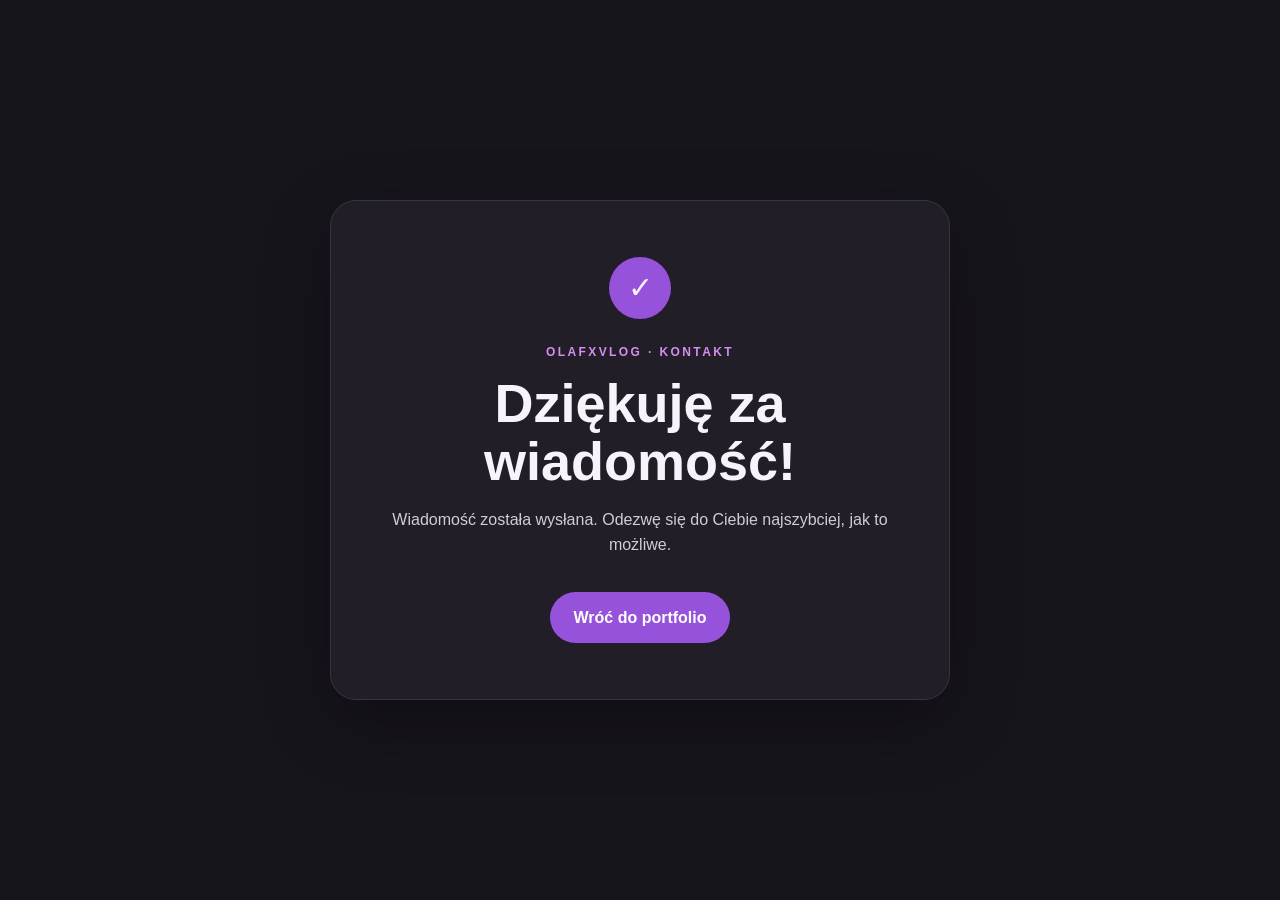
<file: docs/dziekuje/index.html>
<!doctype html>
<html lang="pl"><head><meta charset="utf-8"><meta name="viewport" content="width=device-width,initial-scale=1">
<meta name="theme-color" content="#17151c"><title>Dziękuję za wiadomość · OlafxVlog</title>
<style>*{box-sizing:border-box}body{margin:0;min-height:100vh;display:grid;place-items:center;padding:24px;background:#17151c;color:#f7f3fa;font:16px/1.6 'DM Sans',Arial,sans-serif}.card{width:min(100%,620px);padding:clamp(28px,7vw,56px);border:1px solid #393440;border-radius:26px;background:#211e27;text-align:center;box-shadow:0 22px 70px #0005}.mark{display:grid;place-items:center;width:62px;height:62px;margin:0 auto 24px;border-radius:50%;background:#9652db;font-size:30px}p.kicker{color:#d68cf1;font-size:12px;font-weight:800;letter-spacing:.2em;text-transform:uppercase}h1{margin:10px 0 14px;font-size:clamp(34px,7vw,54px);line-height:1.08}p{color:#d2cbd8}.button{display:inline-flex;margin-top:18px;padding:13px 23px;border-radius:999px;background:#9652db;color:white;text-decoration:none;font-weight:700}.button:hover{background:#aa65eb}</style></head>
<body><main class="card"><div class="mark" aria-hidden="true">✓</div><p class="kicker">OlafxVlog · kontakt</p><h1>Dziękuję za wiadomość!</h1><p>Wiadomość została wysłana. Odezwę się do Ciebie najszybciej, jak to możliwe.</p><a class="button" href="../">Wróć do portfolio</a></main></body></html>
</file>
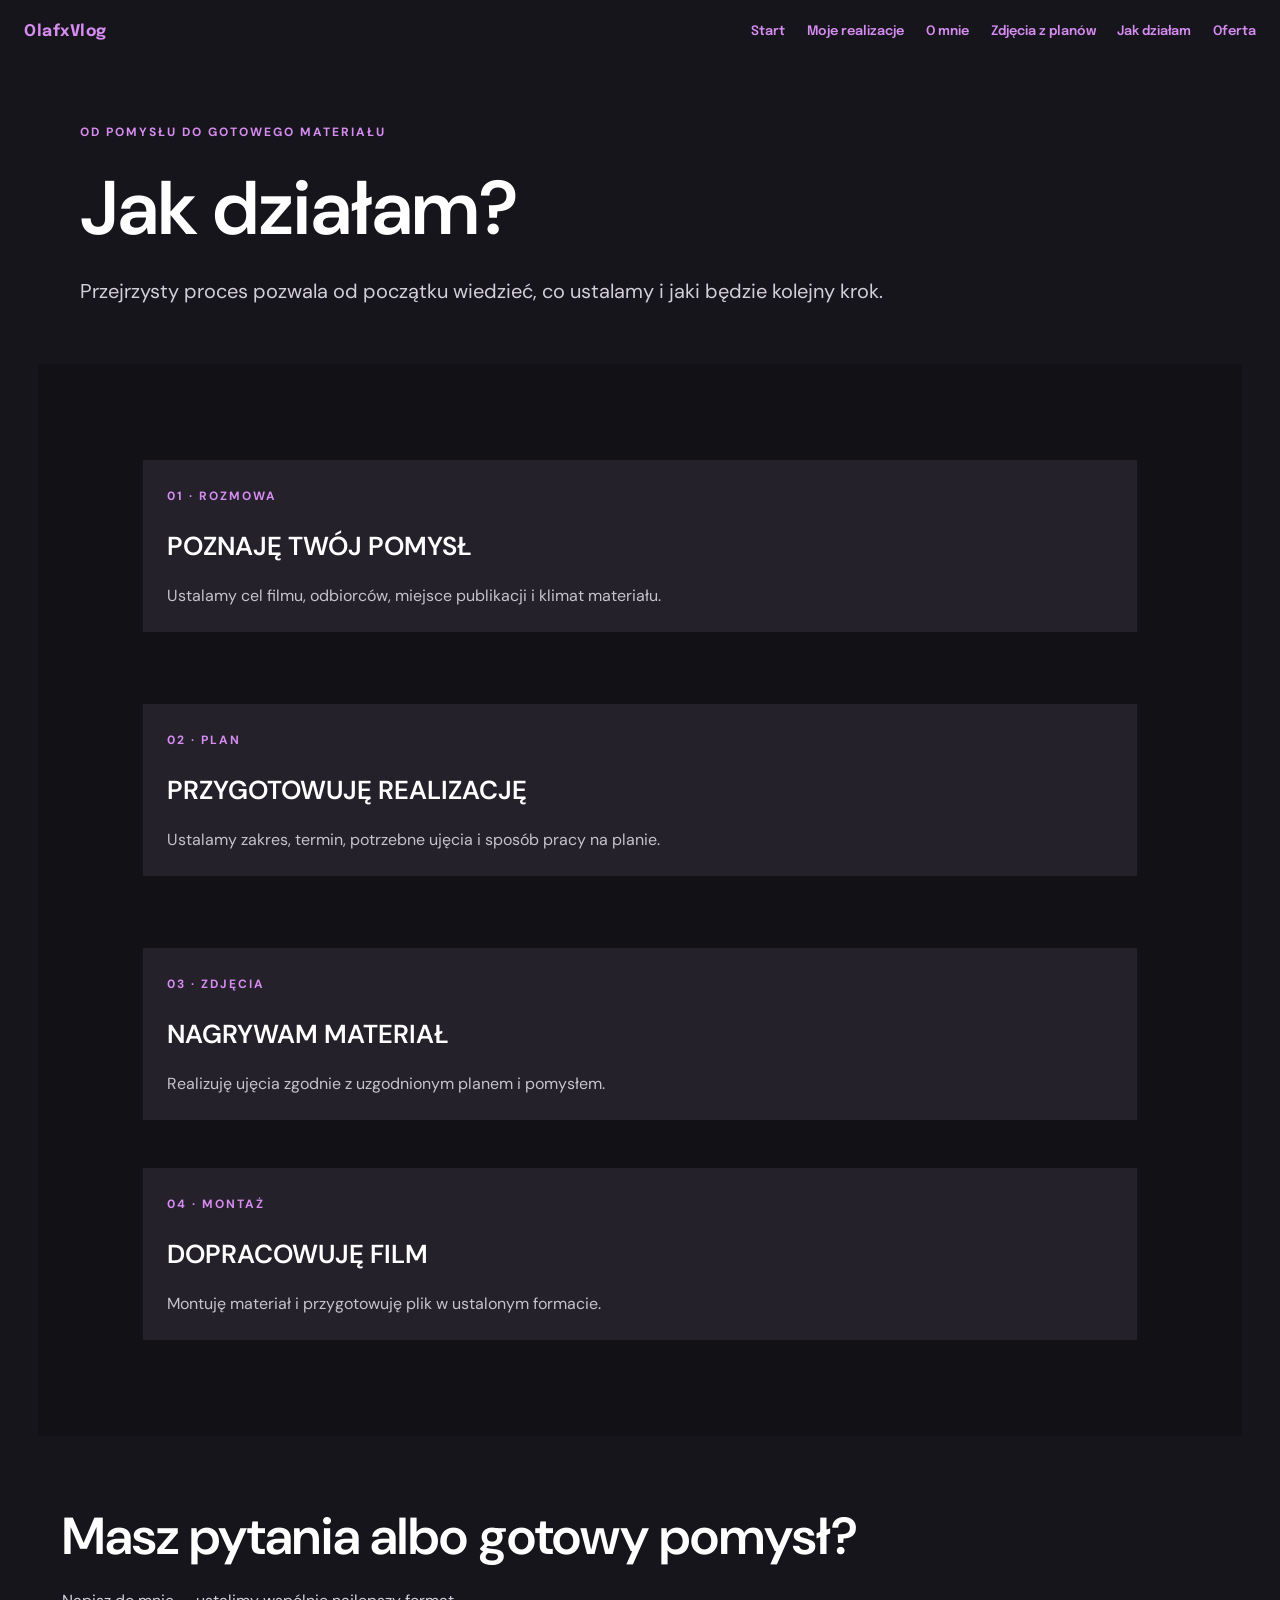
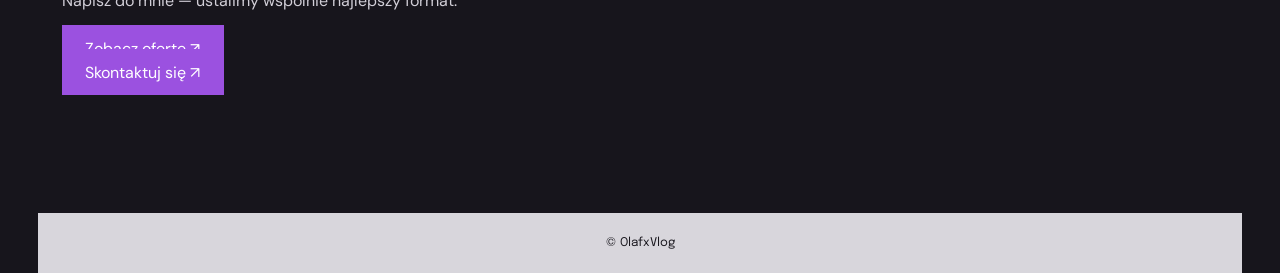
<file: docs/jak-dzialam/index.html>
<!DOCTYPE html>
<html lang="pl-PL">
<head>
	<meta charset="UTF-8" />
	<meta name="viewport" content="width=device-width, initial-scale=1" />
<meta name='robots' content='max-image-preview:large' />
<title>Jak działam &#8211; OlafxVlog</title>
<link rel='dns-prefetch' href='//localhost' />




<style id="wp-img-auto-sizes-contain-inline-css">
img:is([sizes=auto i],[sizes^="auto," i]){contain-intrinsic-size:3000px 1500px}
/*# sourceURL=wp-img-auto-sizes-contain-inline-css */
</style>
<style id="wp-block-paragraph-inline-css">
.is-small-text{font-size:.875em}.is-regular-text{font-size:1em}.is-large-text{font-size:2.25em}.is-larger-text{font-size:3em}.has-drop-cap:not(:focus):first-letter{float:left;font-size:8.4em;font-style:normal;font-weight:100;line-height:.68;margin:.05em .1em 0 0;text-transform:uppercase}body.rtl .has-drop-cap:not(:focus):first-letter{float:none;margin-left:.1em}p.has-drop-cap.has-background{overflow:hidden}:root :where(p.has-background){padding:1.25em 2.375em}:where(p.has-text-color:not(.has-link-color)) a{color:inherit}p.has-text-align-left[style*="writing-mode:vertical-lr"],p.has-text-align-right[style*="writing-mode:vertical-rl"]{rotate:180deg}
/*# sourceURL=../wp-includes/blocks/paragraph/style.min.css */
</style>
<style id="wp-block-group-inline-css">
.wp-block-group{box-sizing:border-box}:where(.wp-block-group.wp-block-group-is-layout-constrained){position:relative}
/*# sourceURL=../wp-includes/blocks/group/style.min.css */
</style>
<style id="wp-block-group-theme-inline-css">
:where(.wp-block-group.has-background){padding:1.25em 2.375em}
/*# sourceURL=../wp-includes/blocks/group/theme.min.css */
</style>
<style id="wp-block-heading-inline-css">
h1:where(.wp-block-heading).has-background,h2:where(.wp-block-heading).has-background,h3:where(.wp-block-heading).has-background,h4:where(.wp-block-heading).has-background,h5:where(.wp-block-heading).has-background,h6:where(.wp-block-heading).has-background{padding:1.25em 2.375em}h1.has-text-align-left[style*=writing-mode]:where([style*=vertical-lr]),h1.has-text-align-right[style*=writing-mode]:where([style*=vertical-rl]),h2.has-text-align-left[style*=writing-mode]:where([style*=vertical-lr]),h2.has-text-align-right[style*=writing-mode]:where([style*=vertical-rl]),h3.has-text-align-left[style*=writing-mode]:where([style*=vertical-lr]),h3.has-text-align-right[style*=writing-mode]:where([style*=vertical-rl]),h4.has-text-align-left[style*=writing-mode]:where([style*=vertical-lr]),h4.has-text-align-right[style*=writing-mode]:where([style*=vertical-rl]),h5.has-text-align-left[style*=writing-mode]:where([style*=vertical-lr]),h5.has-text-align-right[style*=writing-mode]:where([style*=vertical-rl]),h6.has-text-align-left[style*=writing-mode]:where([style*=vertical-lr]),h6.has-text-align-right[style*=writing-mode]:where([style*=vertical-rl]){rotate:180deg}
/*# sourceURL=../wp-includes/blocks/heading/style.min.css */
</style>

<style id="wp-block-post-content-inline-css">
.wp-block-post-content{display:flow-root}
/*# sourceURL=../wp-includes/blocks/post-content/style.min.css */
</style>
<style id="wp-block-template-part-theme-inline-css">
:root :where(.wp-block-template-part.has-background){margin-bottom:0;margin-top:0;padding:1.25em 2.375em}
/*# sourceURL=../wp-includes/blocks/template-part/theme.min.css */
</style>
<style id="wp-emoji-styles-inline-css">

	img.wp-smiley, img.emoji {
		display: inline !important;
		border: none !important;
		box-shadow: none !important;
		height: 1em !important;
		width: 1em !important;
		margin: 0 0.07em !important;
		vertical-align: -0.1em !important;
		background: none !important;
		padding: 0 !important;
	}
/*# sourceURL=wp-emoji-styles-inline-css */
</style>
<style id="wp-block-library-inline-css">
:root{--wp-block-synced-color:#7a00df;--wp-block-synced-color--rgb:122,0,223;--wp-bound-block-color:var(--wp-block-synced-color);--wp-editor-canvas-background:#ddd;--wp-admin-theme-color:#007cba;--wp-admin-theme-color--rgb:0,124,186;--wp-admin-theme-color-darker-10:#006ba1;--wp-admin-theme-color-darker-10--rgb:0,107,160.5;--wp-admin-theme-color-darker-20:#005a87;--wp-admin-theme-color-darker-20--rgb:0,90,135;--wp-admin-border-width-focus:2px}@media (min-resolution:192dpi){:root{--wp-admin-border-width-focus:1.5px}}.wp-element-button{cursor:pointer}:root .has-very-light-gray-background-color{background-color:#eee}:root .has-very-dark-gray-background-color{background-color:#313131}:root .has-very-light-gray-color{color:#eee}:root .has-very-dark-gray-color{color:#313131}:root .has-vivid-green-cyan-to-vivid-cyan-blue-gradient-background{background:linear-gradient(135deg,#00d084,#0693e3)}:root .has-purple-crush-gradient-background{background:linear-gradient(135deg,#34e2e4,#4721fb 50%,#ab1dfe)}:root .has-hazy-dawn-gradient-background{background:linear-gradient(135deg,#faaca8,#dad0ec)}:root .has-subdued-olive-gradient-background{background:linear-gradient(135deg,#fafae1,#67a671)}:root .has-atomic-cream-gradient-background{background:linear-gradient(135deg,#fdd79a,#004a59)}:root .has-nightshade-gradient-background{background:linear-gradient(135deg,#330968,#31cdcf)}:root .has-midnight-gradient-background{background:linear-gradient(135deg,#020381,#2874fc)}:root{--wp--preset--font-size--normal:16px;--wp--preset--font-size--huge:42px}.has-regular-font-size{font-size:1em}.has-larger-font-size{font-size:2.625em}.has-normal-font-size{font-size:var(--wp--preset--font-size--normal)}.has-huge-font-size{font-size:var(--wp--preset--font-size--huge)}:root .has-text-align-center{text-align:center}:root .has-text-align-left{text-align:left}:root .has-text-align-right{text-align:right}.has-fit-text{white-space:nowrap!important}#end-resizable-editor-section{display:none}.aligncenter{clear:both}.items-justified-left{justify-content:flex-start}.items-justified-center{justify-content:center}.items-justified-right{justify-content:flex-end}.items-justified-space-between{justify-content:space-between}.screen-reader-text{word-wrap:normal!important;border:0;clip-path:inset(50%);height:1px;margin:-1px;overflow:hidden;padding:0;position:absolute;width:1px;word-break:normal!important}.screen-reader-text:focus{background-color:#ddd;clip-path:none;color:#444;display:block;font-size:1em;height:auto;left:5px;line-height:normal;padding:15px 23px 14px;text-decoration:none;top:5px;width:auto;z-index:100000}html :where(.has-border-color){border-style:solid}html :where([style^=border-color],[style*=";border-color"],[style*="; border-color"]){border-style:solid}html :where([style^=border-top-color],[style*=";border-top-color"],[style*="; border-top-color"]){border-top-style:solid}html :where([style^=border-right-color],[style*=";border-right-color"],[style*="; border-right-color"]){border-right-style:solid}html :where([style^=border-bottom-color],[style*=";border-bottom-color"],[style*="; border-bottom-color"]){border-bottom-style:solid}html :where([style^=border-left-color],[style*=";border-left-color"],[style*="; border-left-color"]){border-left-style:solid}html :where([style^=border-width],[style*=";border-width"],[style*="; border-width"]){border-style:solid}html :where([style^=border-top-width],[style*=";border-top-width"],[style*="; border-top-width"]){border-top-style:solid}html :where([style^=border-right-width],[style*=";border-right-width"],[style*="; border-right-width"]){border-right-style:solid}html :where([style^=border-bottom-width],[style*=";border-bottom-width"],[style*="; border-bottom-width"]){border-bottom-style:solid}html :where([style^=border-left-width],[style*=";border-left-width"],[style*="; border-left-width"]){border-left-style:solid}html :where(img[class*=wp-image-]){height:auto;max-width:100%}:where(figure){margin:0 0 1em}html :where(.is-position-sticky){--wp-admin--admin-bar--position-offset:var(--wp-admin--admin-bar--height,0px)}@media screen and (max-width:600px){html :where(.is-position-sticky){--wp-admin--admin-bar--position-offset:0px}}
/*# sourceURL=/wp-includes/css/dist/block-library/common.min.css */
</style>
<style id="global-styles-inline-css">
:root{--wp--preset--aspect-ratio--square: 1;--wp--preset--aspect-ratio--4-3: 4/3;--wp--preset--aspect-ratio--3-4: 3/4;--wp--preset--aspect-ratio--3-2: 3/2;--wp--preset--aspect-ratio--2-3: 2/3;--wp--preset--aspect-ratio--16-9: 16/9;--wp--preset--aspect-ratio--9-16: 9/16;--wp--preset--color--black: #000000;--wp--preset--color--cyan-bluish-gray: #abb8c3;--wp--preset--color--white: #ffffff;--wp--preset--color--pale-pink: #f78da7;--wp--preset--color--vivid-red: #cf2e2e;--wp--preset--color--luminous-vivid-orange: #ff6900;--wp--preset--color--luminous-vivid-amber: #fcb900;--wp--preset--color--light-green-cyan: #7bdcb5;--wp--preset--color--vivid-green-cyan: #00d084;--wp--preset--color--pale-cyan-blue: #8ed1fc;--wp--preset--color--vivid-cyan-blue: #0693e3;--wp--preset--color--vivid-purple: #9b51e0;--wp--preset--color--base: #fffdfd;--wp--preset--color--body-text: #666b68;--wp--preset--color--section-bg: #f6f6f6;--wp--preset--color--heading: #1d1c1a;--wp--preset--color--primary: #EF626C;--wp--preset--color--secondary: #1c1b19;--wp--preset--gradient--vivid-cyan-blue-to-vivid-purple: linear-gradient(135deg,rgb(6,147,227) 0%,rgb(155,81,224) 100%);--wp--preset--gradient--light-green-cyan-to-vivid-green-cyan: linear-gradient(135deg,rgb(122,220,180) 0%,rgb(0,208,130) 100%);--wp--preset--gradient--luminous-vivid-amber-to-luminous-vivid-orange: linear-gradient(135deg,rgb(252,185,0) 0%,rgb(255,105,0) 100%);--wp--preset--gradient--luminous-vivid-orange-to-vivid-red: linear-gradient(135deg,rgb(255,105,0) 0%,rgb(207,46,46) 100%);--wp--preset--gradient--very-light-gray-to-cyan-bluish-gray: linear-gradient(135deg,rgb(238,238,238) 0%,rgb(169,184,195) 100%);--wp--preset--gradient--cool-to-warm-spectrum: linear-gradient(135deg,rgb(74,234,220) 0%,rgb(151,120,209) 20%,rgb(207,42,186) 40%,rgb(238,44,130) 60%,rgb(251,105,98) 80%,rgb(254,248,76) 100%);--wp--preset--gradient--blush-light-purple: linear-gradient(135deg,rgb(255,206,236) 0%,rgb(152,150,240) 100%);--wp--preset--gradient--blush-bordeaux: linear-gradient(135deg,rgb(254,205,165) 0%,rgb(254,45,45) 50%,rgb(107,0,62) 100%);--wp--preset--gradient--luminous-dusk: linear-gradient(135deg,rgb(255,203,112) 0%,rgb(199,81,192) 50%,rgb(65,88,208) 100%);--wp--preset--gradient--pale-ocean: linear-gradient(135deg,rgb(255,245,203) 0%,rgb(182,227,212) 50%,rgb(51,167,181) 100%);--wp--preset--gradient--electric-grass: linear-gradient(135deg,rgb(202,248,128) 0%,rgb(113,206,126) 100%);--wp--preset--gradient--midnight: linear-gradient(135deg,rgb(2,3,129) 0%,rgb(40,116,252) 100%);--wp--preset--font-size--small: 14px;--wp--preset--font-size--medium: 18px;--wp--preset--font-size--large: 26px;--wp--preset--font-size--x-large: 42px;--wp--preset--font-size--body-text: 16px;--wp--preset--font-size--regular: 22px;--wp--preset--font-size--extra-large: 32px;--wp--preset--font-size--big: clamp(33px, calc(2.0625rem + ((1vw - 3.2px) * 2.0625)), 66px);;--wp--preset--font-size--huge: clamp(40px, calc(2.25rem + ((1vw - 3.2px) * 2.375)), 74px);;--wp--preset--font-size--gigantic: clamp(42px, calc(2.625rem + ((1vw - 3.2px) * 2.75)), 86px);;--wp--preset--font-size--banner-title: clamp(2.5rem, 2.113rem + 1.935vw, 4rem);;--wp--preset--font-size--section-title: clamp(2rem, 1.871rem + 0.645vw, 2.5rem);;--wp--preset--font-family--epilogue: "Epilogue", sans-serif;--wp--preset--spacing--20: 0.44rem;--wp--preset--spacing--30: 0.67rem;--wp--preset--spacing--40: 1rem;--wp--preset--spacing--50: 1.5rem;--wp--preset--spacing--60: 2.25rem;--wp--preset--spacing--70: 3.38rem;--wp--preset--spacing--80: 5.06rem;--wp--preset--shadow--natural: 6px 6px 9px rgba(0, 0, 0, 0.2);--wp--preset--shadow--deep: 12px 12px 50px rgba(0, 0, 0, 0.4);--wp--preset--shadow--sharp: 6px 6px 0px rgba(0, 0, 0, 0.2);--wp--preset--shadow--outlined: 6px 6px 0px -3px rgb(255, 255, 255), 6px 6px rgb(0, 0, 0);--wp--preset--shadow--crisp: 6px 6px 0px rgb(0, 0, 0);}.wp-block-button{--wp--preset--dimension--25: 25%;--wp--preset--dimension--50: 50%;--wp--preset--dimension--75: 75%;--wp--preset--dimension--100: 100%;}:root { --wp--style--global--content-size: 1500px;--wp--style--global--wide-size: 1280px; }:where(body) { margin: 0; }.wp-site-blocks { padding-top: var(--wp--style--root--padding-top); padding-bottom: var(--wp--style--root--padding-bottom); }.has-global-padding { padding-right: var(--wp--style--root--padding-right); padding-left: var(--wp--style--root--padding-left); }.has-global-padding > .alignfull { margin-right: calc(var(--wp--style--root--padding-right) * -1); margin-left: calc(var(--wp--style--root--padding-left) * -1); }.has-global-padding :where(:not(.alignfull.is-layout-flow) > .has-global-padding:not(.wp-block-block, .alignfull)) { padding-right: 0; padding-left: 0; }.has-global-padding :where(:not(.alignfull.is-layout-flow) > .has-global-padding:not(.wp-block-block, .alignfull)) > .alignfull { margin-left: 0; margin-right: 0; }.wp-site-blocks > .alignleft { float: left; margin-right: 2em; }.wp-site-blocks > .alignright { float: right; margin-left: 2em; }.wp-site-blocks > .aligncenter { justify-content: center; margin-left: auto; margin-right: auto; }:where(.wp-site-blocks) > * { margin-block-start: 24px; margin-block-end: 0; }:where(.wp-site-blocks) > :first-child { margin-block-start: 0; }:where(.wp-site-blocks) > :last-child { margin-block-end: 0; }:root { --wp--style--block-gap: 24px; }:root :where(.is-layout-flow) > :first-child{margin-block-start: 0;}:root :where(.is-layout-flow) > :last-child{margin-block-end: 0;}:root :where(.is-layout-flow) > *{margin-block-start: 24px;margin-block-end: 0;}:root :where(.is-layout-constrained) > :first-child{margin-block-start: 0;}:root :where(.is-layout-constrained) > :last-child{margin-block-end: 0;}:root :where(.is-layout-constrained) > *{margin-block-start: 24px;margin-block-end: 0;}:root :where(.is-layout-flex){gap: 24px;}:root :where(.is-layout-grid){gap: 24px;}.is-layout-flow > .alignleft{float: left;margin-inline-start: 0;margin-inline-end: 2em;}.is-layout-flow > .alignright{float: right;margin-inline-start: 2em;margin-inline-end: 0;}.is-layout-flow > .aligncenter{margin-left: auto !important;margin-right: auto !important;}.is-layout-constrained > .alignleft{float: left;margin-inline-start: 0;margin-inline-end: 2em;}.is-layout-constrained > .alignright{float: right;margin-inline-start: 2em;margin-inline-end: 0;}.is-layout-constrained > .aligncenter{margin-left: auto !important;margin-right: auto !important;}.is-layout-constrained > :where(:not(.alignleft):not(.alignright):not(.alignfull)){max-width: var(--wp--style--global--content-size);margin-left: auto !important;margin-right: auto !important;}.is-layout-constrained > .alignwide{max-width: var(--wp--style--global--wide-size);}body .is-layout-flex{display: flex;}.is-layout-flex{flex-wrap: wrap;align-items: center;}.is-layout-flex > :is(*, div){margin: 0;}body .is-layout-grid{display: grid;}.is-layout-grid > :is(*, div){margin: 0;}body{background-color: var(--wp--preset--color--base);color: var(--wp--preset--color--body-text);font-family: var(--wp--preset--font-family--epilogue);font-size: var(--wp--preset--font-size--body-text);font-weight: 400;line-height: 1.5rem;margin-top: 0;margin-right: 0;margin-bottom: 0;margin-left: 0;--wp--style--root--padding-top: 0;--wp--style--root--padding-right: 0;--wp--style--root--padding-bottom: 0;--wp--style--root--padding-left: 0;}a:where(:not(.wp-element-button)){color: var(--wp--preset--color--heading);}:root :where(a:where(:not(.wp-element-button)):hover){color: var(--wp--preset--color--primary);}:root :where(a:where(:not(.wp-element-button)):focus){color: var(--wp--preset--color--primary);outline-style: dotted;outline-width: 1px;}h1, h2, h3, h4, h5, h6{color: var(--wp--preset--color--heading);font-family: var(--wp--preset--font-family--raleway);font-weight: 600;}h1{font-size: 38px;line-height: 1.5;}h2{font-size: 32px;line-height: 1.3;}h3{font-size: 26px;}h4{font-size: 22px;}h5{font-size: 18px;}h6{font-size: 16px;}:root :where(.wp-element-button, .wp-block-button__link){background-color: var(--wp--preset--color--primary);border-width: 0;color: var(--wp--preset--color--white);font-family: inherit;font-size: inherit;font-style: inherit;font-weight: inherit;letter-spacing: inherit;line-height: inherit;padding-top: calc(0.667em + 2px);padding-right: calc(1.333em + 2px);padding-bottom: calc(0.667em + 2px);padding-left: calc(1.333em + 2px);text-decoration: none;text-transform: inherit;}:root :where(.wp-element-button:hover, .wp-block-button__link:hover){background-color: var(--wp--preset--color--secondary);color: var(--wp--preset--color--white);}.has-black-color{color: var(--wp--preset--color--black) !important;}.has-cyan-bluish-gray-color{color: var(--wp--preset--color--cyan-bluish-gray) !important;}.has-white-color{color: var(--wp--preset--color--white) !important;}.has-pale-pink-color{color: var(--wp--preset--color--pale-pink) !important;}.has-vivid-red-color{color: var(--wp--preset--color--vivid-red) !important;}.has-luminous-vivid-orange-color{color: var(--wp--preset--color--luminous-vivid-orange) !important;}.has-luminous-vivid-amber-color{color: var(--wp--preset--color--luminous-vivid-amber) !important;}.has-light-green-cyan-color{color: var(--wp--preset--color--light-green-cyan) !important;}.has-vivid-green-cyan-color{color: var(--wp--preset--color--vivid-green-cyan) !important;}.has-pale-cyan-blue-color{color: var(--wp--preset--color--pale-cyan-blue) !important;}.has-vivid-cyan-blue-color{color: var(--wp--preset--color--vivid-cyan-blue) !important;}.has-vivid-purple-color{color: var(--wp--preset--color--vivid-purple) !important;}.has-base-color{color: var(--wp--preset--color--base) !important;}.has-body-text-color{color: var(--wp--preset--color--body-text) !important;}.has-section-bg-color{color: var(--wp--preset--color--section-bg) !important;}.has-heading-color{color: var(--wp--preset--color--heading) !important;}.has-primary-color{color: var(--wp--preset--color--primary) !important;}.has-secondary-color{color: var(--wp--preset--color--secondary) !important;}.has-black-background-color{background-color: var(--wp--preset--color--black) !important;}.has-cyan-bluish-gray-background-color{background-color: var(--wp--preset--color--cyan-bluish-gray) !important;}.has-white-background-color{background-color: var(--wp--preset--color--white) !important;}.has-pale-pink-background-color{background-color: var(--wp--preset--color--pale-pink) !important;}.has-vivid-red-background-color{background-color: var(--wp--preset--color--vivid-red) !important;}.has-luminous-vivid-orange-background-color{background-color: var(--wp--preset--color--luminous-vivid-orange) !important;}.has-luminous-vivid-amber-background-color{background-color: var(--wp--preset--color--luminous-vivid-amber) !important;}.has-light-green-cyan-background-color{background-color: var(--wp--preset--color--light-green-cyan) !important;}.has-vivid-green-cyan-background-color{background-color: var(--wp--preset--color--vivid-green-cyan) !important;}.has-pale-cyan-blue-background-color{background-color: var(--wp--preset--color--pale-cyan-blue) !important;}.has-vivid-cyan-blue-background-color{background-color: var(--wp--preset--color--vivid-cyan-blue) !important;}.has-vivid-purple-background-color{background-color: var(--wp--preset--color--vivid-purple) !important;}.has-base-background-color{background-color: var(--wp--preset--color--base) !important;}.has-body-text-background-color{background-color: var(--wp--preset--color--body-text) !important;}.has-section-bg-background-color{background-color: var(--wp--preset--color--section-bg) !important;}.has-heading-background-color{background-color: var(--wp--preset--color--heading) !important;}.has-primary-background-color{background-color: var(--wp--preset--color--primary) !important;}.has-secondary-background-color{background-color: var(--wp--preset--color--secondary) !important;}.has-black-border-color{border-color: var(--wp--preset--color--black) !important;}.has-cyan-bluish-gray-border-color{border-color: var(--wp--preset--color--cyan-bluish-gray) !important;}.has-white-border-color{border-color: var(--wp--preset--color--white) !important;}.has-pale-pink-border-color{border-color: var(--wp--preset--color--pale-pink) !important;}.has-vivid-red-border-color{border-color: var(--wp--preset--color--vivid-red) !important;}.has-luminous-vivid-orange-border-color{border-color: var(--wp--preset--color--luminous-vivid-orange) !important;}.has-luminous-vivid-amber-border-color{border-color: var(--wp--preset--color--luminous-vivid-amber) !important;}.has-light-green-cyan-border-color{border-color: var(--wp--preset--color--light-green-cyan) !important;}.has-vivid-green-cyan-border-color{border-color: var(--wp--preset--color--vivid-green-cyan) !important;}.has-pale-cyan-blue-border-color{border-color: var(--wp--preset--color--pale-cyan-blue) !important;}.has-vivid-cyan-blue-border-color{border-color: var(--wp--preset--color--vivid-cyan-blue) !important;}.has-vivid-purple-border-color{border-color: var(--wp--preset--color--vivid-purple) !important;}.has-base-border-color{border-color: var(--wp--preset--color--base) !important;}.has-body-text-border-color{border-color: var(--wp--preset--color--body-text) !important;}.has-section-bg-border-color{border-color: var(--wp--preset--color--section-bg) !important;}.has-heading-border-color{border-color: var(--wp--preset--color--heading) !important;}.has-primary-border-color{border-color: var(--wp--preset--color--primary) !important;}.has-secondary-border-color{border-color: var(--wp--preset--color--secondary) !important;}.has-vivid-cyan-blue-to-vivid-purple-gradient-background{background: var(--wp--preset--gradient--vivid-cyan-blue-to-vivid-purple) !important;}.has-light-green-cyan-to-vivid-green-cyan-gradient-background{background: var(--wp--preset--gradient--light-green-cyan-to-vivid-green-cyan) !important;}.has-luminous-vivid-amber-to-luminous-vivid-orange-gradient-background{background: var(--wp--preset--gradient--luminous-vivid-amber-to-luminous-vivid-orange) !important;}.has-luminous-vivid-orange-to-vivid-red-gradient-background{background: var(--wp--preset--gradient--luminous-vivid-orange-to-vivid-red) !important;}.has-very-light-gray-to-cyan-bluish-gray-gradient-background{background: var(--wp--preset--gradient--very-light-gray-to-cyan-bluish-gray) !important;}.has-cool-to-warm-spectrum-gradient-background{background: var(--wp--preset--gradient--cool-to-warm-spectrum) !important;}.has-blush-light-purple-gradient-background{background: var(--wp--preset--gradient--blush-light-purple) !important;}.has-blush-bordeaux-gradient-background{background: var(--wp--preset--gradient--blush-bordeaux) !important;}.has-luminous-dusk-gradient-background{background: var(--wp--preset--gradient--luminous-dusk) !important;}.has-pale-ocean-gradient-background{background: var(--wp--preset--gradient--pale-ocean) !important;}.has-electric-grass-gradient-background{background: var(--wp--preset--gradient--electric-grass) !important;}.has-midnight-gradient-background{background: var(--wp--preset--gradient--midnight) !important;}.has-small-font-size{font-size: var(--wp--preset--font-size--small) !important;}.has-medium-font-size{font-size: var(--wp--preset--font-size--medium) !important;}.has-large-font-size{font-size: var(--wp--preset--font-size--large) !important;}.has-x-large-font-size{font-size: var(--wp--preset--font-size--x-large) !important;}.has-body-text-font-size{font-size: var(--wp--preset--font-size--body-text) !important;}.has-regular-font-size{font-size: var(--wp--preset--font-size--regular) !important;}.has-extra-large-font-size{font-size: var(--wp--preset--font-size--extra-large) !important;}.has-big-font-size{font-size: var(--wp--preset--font-size--big) !important;}.has-huge-font-size{font-size: var(--wp--preset--font-size--huge) !important;}.has-gigantic-font-size{font-size: var(--wp--preset--font-size--gigantic) !important;}.has-banner-title-font-size{font-size: var(--wp--preset--font-size--banner-title) !important;}.has-section-title-font-size{font-size: var(--wp--preset--font-size--section-title) !important;}.has-epilogue-font-family{font-family: var(--wp--preset--font-family--epilogue) !important;}
html, body {
  margin: 0 !important;
  background-color: #17151c !important;
}

/* Czytelne pola formularza kontaktowego */
.wpcf7 form label {
  color: #f5f3f7 !important;
}
.wpcf7 form input:not([type=submit]):not([type=checkbox]):not([type=radio]),
.wpcf7 form textarea {
  color: #f5f3f7 !important;
  caret-color: #f5f3f7;
  background-color: #25232a !important;
}
.wpcf7 form input::placeholder,
.wpcf7 form textarea::placeholder {
  color: #c6c3cc !important;
  opacity: 1;
}
:root :where(.wp-block-column){padding-top: var(--wp--preset--spacing--50);padding-right: var(--wp--preset--spacing--80);padding-bottom: var(--wp--preset--spacing--50);padding-left: var(--wp--preset--spacing--80);text-transform: uppercase;}
:root :where(.wp-block-column .wp-element-button, .wp-block-column .wp-block-button__link){background-color: var(--wp--preset--color--heading);}
:root :where(p){text-align: left;font-size: var(--wp--preset--font-size--body-text);text-transform: none;}
/*# sourceURL=global-styles-inline-css */
</style>
<style id="core-block-supports-inline-css">
.wp-container-core-group-is-layout-701dd434{flex-wrap:nowrap;gap:12px;justify-content:flex-start;}.wp-container-core-group-is-layout-3f54cc49 > :where(:not(.alignleft):not(.alignright):not(.alignfull)){max-width:1120px;margin-left:auto !important;margin-right:auto !important;}.wp-container-core-group-is-layout-3f54cc49 > .alignwide{max-width:1120px;}.wp-container-core-group-is-layout-3f54cc49 .alignfull{max-width:none;}.wp-container-core-group-is-layout-3f54cc49 > .alignfull{margin-right:calc(24px * -1);margin-left:calc(24px * -1);}.wp-container-core-group-is-layout-67faa747 > :where(:not(.alignleft):not(.alignright):not(.alignfull)){max-width:1120px;margin-left:auto !important;margin-right:auto !important;}.wp-container-core-group-is-layout-67faa747 > .alignwide{max-width:1120px;}.wp-container-core-group-is-layout-67faa747 .alignfull{max-width:none;}.wp-container-core-group-is-layout-67faa747 > .alignfull{margin-right:calc(24px * -1);margin-left:calc(24px * -1);}.wp-container-core-group-is-layout-318022ab > .alignfull{margin-right:calc(24px * -1);margin-left:calc(24px * -1);}.wp-container-core-group-is-layout-80ef2325 > :where(:not(.alignleft):not(.alignright):not(.alignfull)){max-width:1120px;margin-left:auto !important;margin-right:auto !important;}.wp-container-core-group-is-layout-80ef2325 > .alignwide{max-width:1120px;}.wp-container-core-group-is-layout-80ef2325 .alignfull{max-width:none;}.wp-container-core-group-is-layout-80ef2325 > .alignfull{margin-right:calc(24px * -1);margin-left:calc(24px * -1);}.wp-container-core-post-content-is-layout-a1357864 > *{margin-block-start:0;margin-block-end:0;}.wp-container-core-post-content-is-layout-a1357864 > * + *{margin-block-start:0px;margin-block-end:0;}.wp-container-core-group-is-layout-fdaced03 > :where(:not(.alignleft):not(.alignright):not(.alignfull)){max-width:1120px;margin-left:auto !important;margin-right:auto !important;}.wp-container-core-group-is-layout-fdaced03 > .alignwide{max-width:1120px;}.wp-container-core-group-is-layout-fdaced03 .alignfull{max-width:none;}.wp-container-core-group-is-layout-fdaced03 > .alignfull{margin-right:calc(24px * -1);margin-left:calc(24px * -1);}.wp-container-core-group-is-layout-a1357864 > *{margin-block-start:0;margin-block-end:0;}.wp-container-core-group-is-layout-a1357864 > * + *{margin-block-start:0px;margin-block-end:0;}
/*# sourceURL=core-block-supports-inline-css */
</style>
<style id="wp-block-template-skip-link-inline-css">
/*! This file is auto-generated */
.skip-link.screen-reader-text{border:0;clip-path:inset(50%);height:1px;margin:-1px;overflow:hidden;padding:0;position:absolute!important;width:1px;word-wrap:normal!important;word-break:normal!important}.skip-link.screen-reader-text:focus{background-color:#eee;clip-path:none;color:#444;display:block;font-size:1em;height:auto;left:5px;line-height:normal;padding:15px 23px 14px;text-decoration:none;top:5px;width:auto;z-index:100000}
/*# sourceURL=/wp-includes/css/wp-block-template-skip-link.min.css */
</style>



<style id="elementor-frontend-inline-css">
.e-heading-base a, .e-paragraph-base a { all: unset; cursor: pointer; }form[data-element_type="e-form"].form-state-success [data-element_type="e-form-success-message"],form[data-element_type="e-form"].form-state-error [data-element_type="e-form-error-message"]{ display: block; }.elementor-edit-mode [data-element_type="e-form-success-message"]:is(.elementor-element-editable, :has(.elementor-element-editable), :has(> .elementor-empty-view)),.elementor-edit-mode [data-element_type="e-form-error-message"]:is(.elementor-element-editable, :has(.elementor-element-editable), :has(> .elementor-empty-view)){ display: block; }.e-background-video { position: relative; overflow: hidden; }.e-background-video__media { position: absolute; inset: 0; width: 100%; height: 100%; object-fit: cover; pointer-events: none; z-index: 0; }.e-background-video__content { position: relative; z-index: 1; flex: 1 1 auto; }.elementor-edit-mode .e-background-video__content.e-atomic-element:has(> .elementor-empty-view) { display: flex; flex-direction: column; flex: 1 1 auto; min-height: 0; }.elementor-edit-mode .e-background-video__content.e-atomic-element:has(> .elementor-empty-view) > .elementor-empty-view.elementor-empty-view { position: relative; flex: 1 1 auto; min-height: 120px; height: auto; width: 100%; }.elementor-edit-mode .e-background-video__content.e-atomic-element:has(> .elementor-empty-view) > .elementor-empty-view > .elementor-first-add { position: absolute; inset: 0; width: 100%; height: 100%; }.e-background-video__controls { z-index: 2; }.e-background-video__play, .e-background-video__pause { appearance: none; -webkit-appearance: none; }.e-background-video.e-background-video--playing .e-background-video__play { display: none; }.e-background-video.e-background-video--paused .e-background-video__pause { display: none; }.e-background-video:not(.e-background-video--playing):not(.e-background-video--paused) .e-background-video__controls,.e-background-video:not(.e-background-video--playing):not(.e-background-video--paused) .e-background-video__play,.e-background-video:not(.e-background-video--playing):not(.e-background-video--paused) .e-background-video__pause { display: none; }.e-accordion-item-header-base { list-style: none; }.e-accordion-item-header-base::-webkit-details-marker { display: none; }.e-accordion-item-base { interpolate-size: allow-keywords; }.e-accordion-item-base::details-content {block-size: 0; overflow: hidden;transition: block-size .3s ease, content-visibility .3s ease allow-discrete;}.e-accordion-item-base[open]::details-content { block-size: auto; }.e-accordion-item-icon-base.e-accordion-item-icon-base .e-svg-base { width: auto; height: 100%; max-width: 100%; }.e-accordion-item-icon-base.e-accordion-item-icon-base .e-svg-base svg { width: auto !important; }.e-accordion-item-icon-base svg { transition: transform .3s ease; }.e-accordion-item-base[open] > summary .e-accordion-item-icon-base svg { transform: rotate(180deg); }
/*# sourceURL=elementor-frontend-inline-css */
</style>



<link rel='stylesheet' id='elementor-gf-dmsans-css' href='https://fonts.googleapis.com/css?family=DM+Sans:100,100italic,200,200italic,300,300italic,400,400italic,500,500italic,600,600italic,700,700italic,800,800italic,900,900italic&#038;display=swap&#038;subset=latin-ext' media='all' />



<meta name="generator" content="WordPress 7.1.4" />


<meta name="generator" content="Elementor 4.3.6; features: e_font_icon_svg, additional_custom_breakpoints; settings: css_print_method-external, google_font-enabled, font_display-swap">
			<style>
				.e-con.e-parent:nth-of-type(n+4):not(.e-lazyloaded):not(.e-no-lazyload),
				.e-con.e-parent:nth-of-type(n+4):not(.e-lazyloaded):not(.e-no-lazyload) * {
					background-image: none !important;
				}
				@media screen and (max-height: 1024px) {
					.e-con.e-parent:nth-of-type(n+3):not(.e-lazyloaded):not(.e-no-lazyload),
					.e-con.e-parent:nth-of-type(n+3):not(.e-lazyloaded):not(.e-no-lazyload) * {
						background-image: none !important;
					}
				}
				@media screen and (max-height: 640px) {
					.e-con.e-parent:nth-of-type(n+2):not(.e-lazyloaded):not(.e-no-lazyload),
					.e-con.e-parent:nth-of-type(n+2):not(.e-lazyloaded):not(.e-no-lazyload) * {
						background-image: none !important;
					}
				}
			</style>
			<style class="wp-fonts-local">
@font-face{font-family:Epilogue;font-style:normal;font-weight:400;font-display:fallback;src:url('../wp-content/themes/devotion/assets/fonts/epilogue/Epilogue-Regular.ttf') format('truetype');}
@font-face{font-family:Epilogue;font-style:normal;font-weight:500;font-display:fallback;src:url('../wp-content/themes/devotion/assets/fonts/epilogue/Epilogue-Medium.ttf') format('truetype');}
@font-face{font-family:Epilogue;font-style:normal;font-weight:600;font-display:fallback;src:url('../wp-content/themes/devotion/assets/fonts/epilogue/Epilogue-SemiBold.ttf') format('truetype');}
@font-face{font-family:Epilogue;font-style:normal;font-weight:700;font-display:fallback;src:url('../wp-content/themes/devotion/assets/fonts/epilogue/Epilogue-Bold.ttf') format('truetype');}
</style>
<style id="olafxvlog-transparent-menu">

/* Nadpisanie inline style background-color na nawigacji */
.wp-block-group[style*="background-color: #1c1b19"],
.wp-block-group[style*="background-color:#1c1b19"] {
    background-color: transparent !important;
}

/* Przezroczyste menu */
.wp-block-navigation,
.wp-block-navigation ul,
.wp-block-navigation.has-background,
.wp-block-navigation__responsive-container,
.wp-block-navigation__responsive-container-content,
.has-secondary-background-color {
    background: transparent !important;
    background-color: transparent !important;
}

/* Ramka po lewej - reset marginesów Elementora */
.elementor .e-con,
.elementor-section-wrap {
    margin-left: 0 !important;
    margin-right: 0 !important;
}

</style>
<link rel="stylesheet" href="../wp-content/uploads/elementor/css/post-49.css"><link rel="stylesheet" href="../wp-content/uploads/elementor/css/base-desktop.css"><link rel="stylesheet" href="../wp-content/uploads/elementor/css/base-mobile.css"><link rel="stylesheet" href="../wp-content/uploads/elementor/css/post-74.css"><style id="static-navigation">.wp-block-navigation__responsive-container-open,.wp-block-navigation__responsive-container-close{display:none!important}.wp-block-navigation__responsive-container{display:block!important;position:static!important;width:auto!important;height:auto!important;max-height:none!important;opacity:1!important;visibility:visible!important;overflow:visible!important;background:transparent!important}.wp-block-navigation__responsive-container-content{display:block!important;visibility:visible!important}.wp-block-navigation__container{display:flex!important;flex-wrap:wrap!important;justify-content:center!important;gap:1rem!important}.portfolio-brand-nav,body:not(.page-id-73) .wp-block-group:has(> .portfolio-brand-nav),.wp-block-group:has(> nav.wp-block-navigation){display:none!important}.ov-site-header{position:relative;z-index:100;display:flex;align-items:center;justify-content:space-between;gap:24px;width:100%;min-height:64px;padding:12px 24px;box-sizing:border-box;background:#17151c;color:#d68cf1;font-family:inherit}body.page-id-73 .ov-site-header{position:absolute;top:0;left:0;background:transparent}.ov-site-brand{flex:0 0 auto;color:#d68cf1!important;text-decoration:none!important;font-size:16px;font-weight:800;letter-spacing:.5px}.ov-desktop-navigation{display:flex;align-items:center;justify-content:flex-end;gap:clamp(10px,1.7vw,22px);min-width:0;white-space:nowrap}.ov-desktop-navigation a,.ov-mobile-links a{color:#d68cf1!important;text-decoration:none!important;font-size:13px;font-weight:600;line-height:1.35}.ov-desktop-navigation a:hover,.ov-mobile-links a:hover{color:#fff!important}.ov-mobile-navigation{display:none;position:relative;margin-left:auto}.ov-mobile-navigation summary{display:flex;align-items:center;justify-content:center;gap:8px;min-height:44px;padding:0 15px;border:1px solid #56445f;border-radius:999px;background:#292631;color:#f5eafb;font-size:14px;font-weight:700;list-style:none;cursor:pointer}.ov-mobile-navigation summary::-webkit-details-marker{display:none}.ov-mobile-links{position:absolute;top:calc(100% + 10px);right:0;z-index:110;display:flex;flex-direction:column;gap:2px;width:min(270px,calc(100vw - 32px));padding:9px;border:1px solid #393440;border-radius:17px;background:#211e27;box-shadow:0 18px 46px rgba(0,0,0,.4)}.ov-mobile-links a{display:flex;align-items:center;min-height:46px;padding:0 14px;border-radius:10px;font-size:15px}.ov-mobile-links a:hover{background:#302c37}.ov-form-status{margin:12px 0 0;color:#d7f6de;font-size:14px;line-height:1.5}.portfolio-brand-nav{display:flex!important;flex-wrap:nowrap!important;justify-content:flex-start!important;align-items:center!important;gap:12px!important;overflow-x:auto!important;white-space:nowrap!important}.portfolio-brand-nav p{margin:0!important}.portfolio-brand-nav a{color:#d68cf1!important;text-decoration:none!important}.elementor-73 .elementor-element-36d092e{width:100%;margin:22px auto 30px;padding:0 20px;box-sizing:border-box}.elementor-73 .elementor-social-icons-wrapper{display:flex!important;flex-flow:row wrap!important;justify-content:center!important;align-items:center!important;gap:12px!important}.elementor-73 .elementor-social-icons-wrapper .elementor-grid-item{display:block!important;flex:0 0 auto!important}.elementor-73 .elementor-social-icons-wrapper .elementor-screen-only{position:absolute!important;width:1px!important;height:1px!important;padding:0!important;margin:-1px!important;overflow:hidden!important;clip:rect(0,0,0,0)!important;white-space:nowrap!important;border:0!important}.elementor-73 .elementor-social-icons-wrapper .elementor-icon{display:inline-flex!important;align-items:center!important;justify-content:center!important;width:46px!important;height:46px!important;padding:0!important;border-radius:50%!important;background:#292631!important;color:#f4eff8!important;transition:transform .2s ease,background .2s ease}.elementor-73 .elementor-social-icons-wrapper .elementor-icon:hover{transform:translateY(-3px);background:#8c4bd1!important}.elementor-73 .elementor-social-icons-wrapper svg{display:block!important;width:20px!important;height:20px!important;max-width:20px!important;max-height:20px!important;fill:currentColor!important}.elementor-73 .elementor-element-06c989a{width:min(100% - 40px,680px)!important;margin:0 auto 48px!important}.elementor-73 .elementor-element-06c989a .wpcf7{padding:28px!important;border:1px solid #393440!important;border-radius:22px!important;background:#211e27!important;box-shadow:0 18px 50px rgba(0,0,0,.22)!important}.elementor-73 .elementor-element-06c989a .wpcf7 form p{margin:0 0 17px!important}.elementor-73 .elementor-element-06c989a .wpcf7 form label{display:block!important;color:#eee8f2!important;font-size:14px!important;font-weight:600!important;line-height:1.55!important}.elementor-73 .elementor-element-06c989a .wpcf7-form-control-wrap{display:block!important;margin-top:7px!important}.elementor-73 .elementor-element-06c989a .wpcf7 input:not([type=submit]),.elementor-73 .elementor-element-06c989a .wpcf7 textarea{display:block!important;width:100%!important;max-width:100%!important;box-sizing:border-box!important;padding:13px 15px!important;border:1px solid #4a4453!important;border-radius:11px!important;background:#302c37!important;color:#fff!important;font:inherit!important;outline:none!important;transition:border-color .2s ease,box-shadow .2s ease}.elementor-73 .elementor-element-06c989a .wpcf7 input:focus,.elementor-73 .elementor-element-06c989a .wpcf7 textarea:focus{border-color:#bd75eb!important;box-shadow:0 0 0 3px rgba(189,117,235,.18)!important}.elementor-73 .elementor-element-06c989a .wpcf7 textarea{min-height:145px!important;resize:vertical!important}.elementor-73 .elementor-element-06c989a .wpcf7 input[type=submit]{display:inline-flex!important;align-items:center!important;justify-content:center!important;width:auto!important;min-width:150px!important;padding:13px 24px!important;border:0!important;border-radius:999px!important;background:#9652db!important;color:white!important;font-weight:700!important;cursor:pointer!important;transition:transform .2s ease,background .2s ease}.elementor-73 .elementor-element-06c989a .wpcf7 input[type=submit]:hover{transform:translateY(-2px);background:#aa65eb!important}.elementor-73 .elementor-element-06c989a .wpcf7 .wpcf7-response-output{color:#eee8f2!important}.elementor-99 .e-youtube-base{display:inline-block!important;vertical-align:top;width:500px;max-width:calc(100vw - 48px);height:auto!important;aspect-ratio:16/9;margin:10px;overflow:hidden}.elementor-99 .e-youtube-base iframe{display:block;width:100%;height:100%;border:0}.elementor-99 .e-235416d-37e6544,.elementor-99 .e-8392875-91f4352,.elementor-99 .e-40be9d1-95b2715,.elementor-99 .e-2113d0b-c2fb46c,.elementor-99 .e-3a06204-0a8653b{width:250px;aspect-ratio:9/16}@media(max-width:760px){.portfolio-brand-nav{gap:10px!important}.portfolio-brand-nav p{font-size:13px!important}}@media(max-width:767px){.elementor-99 .e-youtube-base{width:300px;max-width:calc(100vw - 48px);margin:8px auto;display:block!important}.elementor-99 .e-235416d-37e6544,.elementor-99 .e-8392875-91f4352,.elementor-99 .e-40be9d1-95b2715,.elementor-99 .e-2113d0b-c2fb46c,.elementor-99 .e-3a06204-0a8653b{width:220px}}@media(max-width:600px){.elementor-73 .elementor-element-06c989a{width:calc(100% - 32px)!important}.elementor-73 .elementor-element-06c989a .wpcf7{padding:21px 17px!important;border-radius:18px!important}.elementor-73 .elementor-social-icons-wrapper{gap:10px!important}.elementor-73 .elementor-social-icons-wrapper .elementor-icon{width:44px!important;height:44px!important}}@media(max-width:860px){.ov-site-header{min-height:62px;padding:10px 16px;gap:12px}.ov-desktop-navigation{display:none!important}.ov-mobile-navigation{display:block!important}.wp-block-buttons{display:flex!important;flex-flow:row wrap!important;align-items:center!important;gap:12px!important}.wp-block-buttons>.wp-block-button{flex:0 1 auto!important;width:auto!important;max-width:100%!important;margin:0!important}.wp-block-button__link{display:inline-flex!important;align-items:center!important;justify-content:center!important;max-width:100%!important;min-height:46px;box-sizing:border-box!important;white-space:normal!important;overflow-wrap:anywhere;line-height:1.35!important;text-align:center!important;padding:12px 18px!important}.elementor .elementor-button-wrapper{display:flex!important;flex-flow:row wrap!important;align-items:center!important;gap:12px!important;max-width:100%}.elementor .elementor-button{display:inline-flex!important;align-items:center!important;justify-content:center!important;width:auto!important;max-width:100%!important;min-height:46px;box-sizing:border-box!important;white-space:normal!important;overflow-wrap:anywhere;line-height:1.35!important;text-align:center!important;padding:12px 18px!important}.elementor .elementor-element{min-width:0}.elementor .e-con,.elementor .e-con-inner{max-width:100%;box-sizing:border-box}.elementor img,.wp-block-image img{max-width:100%;height:auto}.wp-site-blocks{overflow-x:clip}}@media(max-width:767px){body.page-id-74 .elementor-74 .elementor-element-5502da81{width:100%!important;max-width:100%!important}body.page-id-74 .wp-block-group[style*="padding: 56px 24px 56px"]{padding:38px 20px 26px!important}body.page-id-74 .wp-block-group[style*="background-color: #111116"]{padding:34px 16px!important;background:#17151c!important}body.page-id-74 .wp-block-columns{display:grid!important;grid-template-columns:minmax(0,1fr)!important;gap:14px!important;width:100%!important;max-width:620px!important;box-sizing:border-box!important;margin:0 auto 14px!important;padding:0!important}body.page-id-74 .wp-block-column{display:block!important;width:100%!important;min-width:0!important;max-width:100%!important;box-sizing:border-box!important;padding:0!important;margin:0!important}body.page-id-74 .wp-block-column>.wp-block-group[style*="#24212b"]{width:100%!important;max-width:100%!important;min-width:0!important;box-sizing:border-box!important;padding:20px!important;border:1px solid #3a3542!important;border-left:3px solid #b86ce3!important;border-radius:16px!important;background:#24212b!important;box-shadow:0 8px 24px rgba(0,0,0,.16)}body.page-id-74 .wp-block-column>.wp-block-group[style*="#24212b"]>p:first-child{margin:0 0 8px!important;color:#df9af5!important;font-size:11px!important;letter-spacing:1.5px!important;line-height:1.35!important}body.page-id-74 .wp-block-column>.wp-block-group[style*="#24212b"] h3{margin:0 0 10px!important;font-size:clamp(20px,5.5vw,24px)!important;line-height:1.22!important;letter-spacing:-.02em!important;overflow-wrap:anywhere!important;text-transform:none!important}body.page-id-74 .wp-block-column>.wp-block-group[style*="#24212b"] p:last-child{margin:0!important;color:#e1dde6!important;font-size:15px!important;line-height:1.6!important}body.page-id-74 .wp-block-group h1{font-size:clamp(40px,10vw,58px)!important;line-height:1.08!important;letter-spacing:-.03em!important}body.page-id-74 .wp-block-group p{overflow-wrap:break-word}body.page-id-74 .wp-block-buttons{display:grid!important;grid-template-columns:minmax(0,1fr)!important;width:min(100%,380px)!important;gap:10px!important;margin-left:auto!important;margin-right:auto!important}body.page-id-74 .wp-block-buttons>.wp-block-button,body.page-id-74 .wp-block-buttons .wp-block-button__link{width:100%!important;max-width:100%!important}body.page-id-74 .wp-block-buttons .wp-block-button__link{min-height:48px!important}</style></head>

<body class="wp-singular page-template-default page page-id-74 wp-custom-logo wp-embed-responsive wp-theme-devotion ally-default elementor-default elementor-kit-49 elementor-page elementor-page-74"><header class="ov-site-header"><a class="ov-site-brand" href="../">OlafxVlog</a><nav class="ov-desktop-navigation" aria-label="Menu główne"><a href="../">Start</a><a href="../moje-realizacje/">Moje realizacje</a><a href="../o-mnie/">O mnie</a><a href="../zdjecia-z-planow/">Zdjęcia z planów</a><a href="./">Jak działam</a><a href="../oferta/">Oferta</a></nav><details class="ov-mobile-navigation"><summary aria-label="Pokaż menu"><span aria-hidden="true">☰</span> Menu</summary><nav class="ov-mobile-links" aria-label="Menu główne"><a href="../">Start</a><a href="../moje-realizacje/">Moje realizacje</a><a href="../o-mnie/">O mnie</a><a href="../zdjecia-z-planow/">Zdjęcia z planów</a><a href="./">Jak działam</a><a href="../oferta/">Oferta</a></nav></details></header>

<div class="wp-site-blocks">
<div class="wp-block-group alignfull has-background is-layout-flow wp-container-core-group-is-layout-a1357864 wp-block-group-is-layout-flow" style="background-color:#17151c;margin-top:0px;margin-bottom:0px;padding-top:0px;padding-bottom:0px">
<div style="padding-top:0px;padding-bottom:0px;margin-top:0px;margin-bottom:0px" class="entry-content wp-block-post-content is-layout-flow wp-container-core-post-content-is-layout-a1357864 wp-block-post-content-is-layout-flow">		<div data-elementor-type="wp-page" data-elementor-id="74" class="elementor elementor-74">
				<div class="elementor-element elementor-element-5502da81 e-con-full e-flex e-con e-parent" data-id="5502da81" data-element_type="container" data-e-type="container">
				<div class="elementor-element elementor-element-27c29e32 elementor-widget elementor-widget-text-editor" data-id="27c29e32" data-element_type="widget" data-e-type="widget" data-widget_type="text-editor.default">

<div class="wp-block-group alignfull has-text-color has-background is-layout-constrained wp-block-group-is-layout-constrained has-global-padding wp-container-core-group-is-layout-3f54cc49" style="color: #ffffff; background-color: #1c1b19; padding: 14px 24px 14px 24px;"><div class="wp-block-group alignwide portfolio-brand-nav is-layout-flex is-content-justification-left is-nowrap wp-container-core-group-is-layout-701dd434 wp-block-group-is-layout-flex" style="gap:12px;align-items:center;flex-wrap:nowrap;overflow-x:auto;white-space:nowrap;max-width:100%;scrollbar-width:none"><p class="wp-block-paragraph" style="color:#d68cf1;font-size:18px;font-weight:800;letter-spacing:1px;margin:0"><strong>OlafxVlog</strong></p><p class="wp-block-paragraph" style="color:#d68cf1;font-size:13px;letter-spacing:.2px;margin:0"><a href="../" style="color:#d68cf1;text-decoration:none">Start</a></p><p class="wp-block-paragraph" style="color:#d68cf1;font-size:13px;letter-spacing:.2px;margin:0"><a href="../moje-realizacje/" style="color:#d68cf1;text-decoration:none">Moje realizacje</a></p><p class="wp-block-paragraph" style="color:#d68cf1;font-size:13px;letter-spacing:.2px;margin:0"><a href="../o-mnie/" style="color:#d68cf1;text-decoration:none">O mnie</a></p><p class="wp-block-paragraph" style="color:#d68cf1;font-size:13px;letter-spacing:.2px;margin:0"><a href="../zdjecia-z-planow/" style="color:#d68cf1;text-decoration:none">Zdjęcia z planów</a></p><p class="wp-block-paragraph" style="color:#d68cf1;font-size:13px;letter-spacing:.2px;margin:0"><a href="./" style="color:#d68cf1;text-decoration:none">Jak działam</a></p><p class="wp-block-paragraph" style="color:#d68cf1;font-size:13px;letter-spacing:.2px;margin:0"><a href="../oferta/" style="color:#d68cf1;text-decoration:none">Oferta</a></p></div></div>

<div class="wp-block-group alignfull has-text-color has-background is-layout-constrained wp-block-group-is-layout-constrained has-global-padding wp-container-core-group-is-layout-67faa747" style="color: #f3f1f5; background-color: #17151c; padding: 56px 24px 56px 24px;">
<p class="wp-block-paragraph" style="color: #d68cf1; font-size: 12px; font-weight: bold; letter-spacing: 2px;">OD POMYSŁU DO GOTOWEGO MATERIAŁU</p>

<h1 class="wp-block-heading has-white-color has-text-color" style="font-size: clamp(44px, 7vw, 76px); line-height: 1.08;">Jak działam?</h1>

<p class="wp-block-paragraph" style="color: #d2cfd8; font-size: 20px; line-height: 1.7;">Przejrzysty proces pozwala od początku wiedzieć, co ustalamy i jaki będzie kolejny krok.</p>
</div>

<div class="wp-block-group alignfull has-text-color has-background is-layout-constrained wp-block-group-is-layout-constrained" style="color: #f3f1f5; background-color: #111116; padding: 72px 24px 72px 24px;"><!-- wp:columns [] -->
<div class="wp-block-columns has-global-padding is-layout-constrained wp-container-core-group-is-layout-80ef2325 wp-block-group-is-layout-constrained">
<div class="wp-block-column is-layout-flow wp-block-column-is-layout-flow">
<div class="wp-block-group has-text-color has-background has-global-padding is-layout-constrained wp-container-core-group-is-layout-318022ab wp-block-group-is-layout-constrained" style="color: #f3f1f5; background-color: #24212b; padding: 24px;">
<p class="wp-block-paragraph" style="color: #d68cf1; font-size: 12px; font-weight: bold; letter-spacing: 2px;">01 · ROZMOWA</p>

<h3 class="wp-block-heading has-white-color has-text-color" style="font-size: 26px; line-height: 1.08;">Poznaję Twój pomysł</h3>

<p class="wp-block-paragraph" style="color: #c6c3cc;">Ustalamy cel filmu, odbiorców, miejsce publikacji i klimat materiału.</p>
</div>
</div>

<div class="wp-block-column is-layout-flow wp-block-column-is-layout-flow">
<div class="wp-block-group has-text-color has-background has-global-padding is-layout-constrained wp-container-core-group-is-layout-318022ab wp-block-group-is-layout-constrained" style="color: #f3f1f5; background-color: #24212b; padding: 24px;">
<p class="wp-block-paragraph" style="color: #d68cf1; font-size: 12px; font-weight: bold; letter-spacing: 2px;">02 · PLAN</p>

<h3 class="wp-block-heading has-white-color has-text-color" style="font-size: 26px; line-height: 1.08;">Przygotowuję realizację</h3>

<p class="wp-block-paragraph" style="color: #c6c3cc;">Ustalamy zakres, termin, potrzebne ujęcia i sposób pracy na planie.</p>
</div>
</div>
</div>
<!-- wp:columns [] -->
<div class="wp-block-columns">
<div class="wp-block-column is-layout-flow wp-block-column-is-layout-flow">
<div class="wp-block-group has-text-color has-background has-global-padding is-layout-constrained wp-container-core-group-is-layout-318022ab wp-block-group-is-layout-constrained" style="color: #f3f1f5; background-color: #24212b; padding: 24px;">
<p class="wp-block-paragraph" style="color: #d68cf1; font-size: 12px; font-weight: bold; letter-spacing: 2px;">03 · ZDJĘCIA</p>

<h3 class="wp-block-heading has-white-color has-text-color" style="font-size: 26px; line-height: 1.08;">Nagrywam materiał</h3>

<p class="wp-block-paragraph" style="color: #c6c3cc;">Realizuję ujęcia zgodnie z uzgodnionym planem i pomysłem.</p>
</div>
</div>

<div class="wp-block-column is-layout-flow wp-block-column-is-layout-flow">
<div class="wp-block-group has-text-color has-background has-global-padding is-layout-constrained wp-container-core-group-is-layout-318022ab wp-block-group-is-layout-constrained" style="color: #f3f1f5; background-color: #24212b; padding: 24px;">
<p class="wp-block-paragraph" style="color: #d68cf1; font-size: 12px; font-weight: bold; letter-spacing: 2px;">04 · MONTAŻ</p>

<h3 class="wp-block-heading has-white-color has-text-color" style="font-size: 26px; line-height: 1.08;">Dopracowuję film</h3>

<p class="wp-block-paragraph" style="color: #c6c3cc;">Montuję materiał i przygotowuję plik w ustalonym formacie.</p>
</div>
</div>
</div>
<!-- /wp:columns --></div>
<!-- /wp:group --><!-- wp:group {"align":"full","style":{"color":{"background":"#17151c","text":"#f3f1f5"},"spacing":{"padding":{"top":"72px","bottom":"72px","left":"24px","right":"24px"}}},"layout":{"type":"constrained","contentSize":"1120px"}} -->
<div class="wp-block-group alignfull has-text-color has-background is-layout-constrained wp-block-group-is-layout-constrained" style="color: #f3f1f5; background-color: #17151c; padding: 72px 24px 72px 24px;"><!-- wp:heading {"level":2,"textColor":"white","style":{"typography":{"fontSize":"clamp(34px, 5vw, 52px)","lineHeight":"1.08"}}} -->
<h2 class="wp-block-heading has-white-color has-text-color" style="font-size: clamp(34px, 5vw, 52px); line-height: 1.08;">Masz pytania albo gotowy pomysł?</h2>
<!-- /wp:heading --><!-- wp:paragraph {"style":{"color":{"text":"#d2cfd8"}}} -->
<p style="color: #d2cfd8;">Napisz do mnie — ustalimy wspólnie najlepszy format.</p>
<!-- /wp:paragraph --><!-- wp:buttons [] -->
<div class="wp-block-buttons"><!-- wp:button {"backgroundColor":"vivid-purple","textColor":"white","url":"../oferta/"} -->
<div class="wp-block-button"><a class="wp-block-button__link has-white-color has-vivid-purple-background-color has-text-color has-background wp-element-button" href="../oferta/">Zobacz ofertę ↗</a></div>
<!-- /wp:button --><!-- wp:button {"backgroundColor":"vivid-purple","textColor":"white","url":"../#kontakt"} -->
<div class="wp-block-button"><a class="wp-block-button__link has-white-color has-vivid-purple-background-color has-text-color has-background wp-element-button" href="../#kontakt">Skontaktuj się ↗</a></div>
<!-- /wp:button --></div>
<!-- /wp:buttons --></div>
<!-- /wp:group -->
<p> </p>								</div>
				</div>
				</div>
		</div>
<footer class="wp-block-template-part">
<div class="wp-block-group alignfull has-text-color has-background has-global-padding is-layout-constrained wp-container-core-group-is-layout-fdaced03 wp-block-group-is-layout-constrained" style="color:#17151c;background-color:#d8d6dc;padding-top:18px;padding-right:24px;padding-bottom:18px;padding-left:24px;margin-top:0;margin-bottom:0">
<p class="has-text-align-center wp-block-paragraph" style="font-size:12px">© OlafxVlog</p>
</div>
</footer>
</div>
</div>


















</body>
</html>
</file>
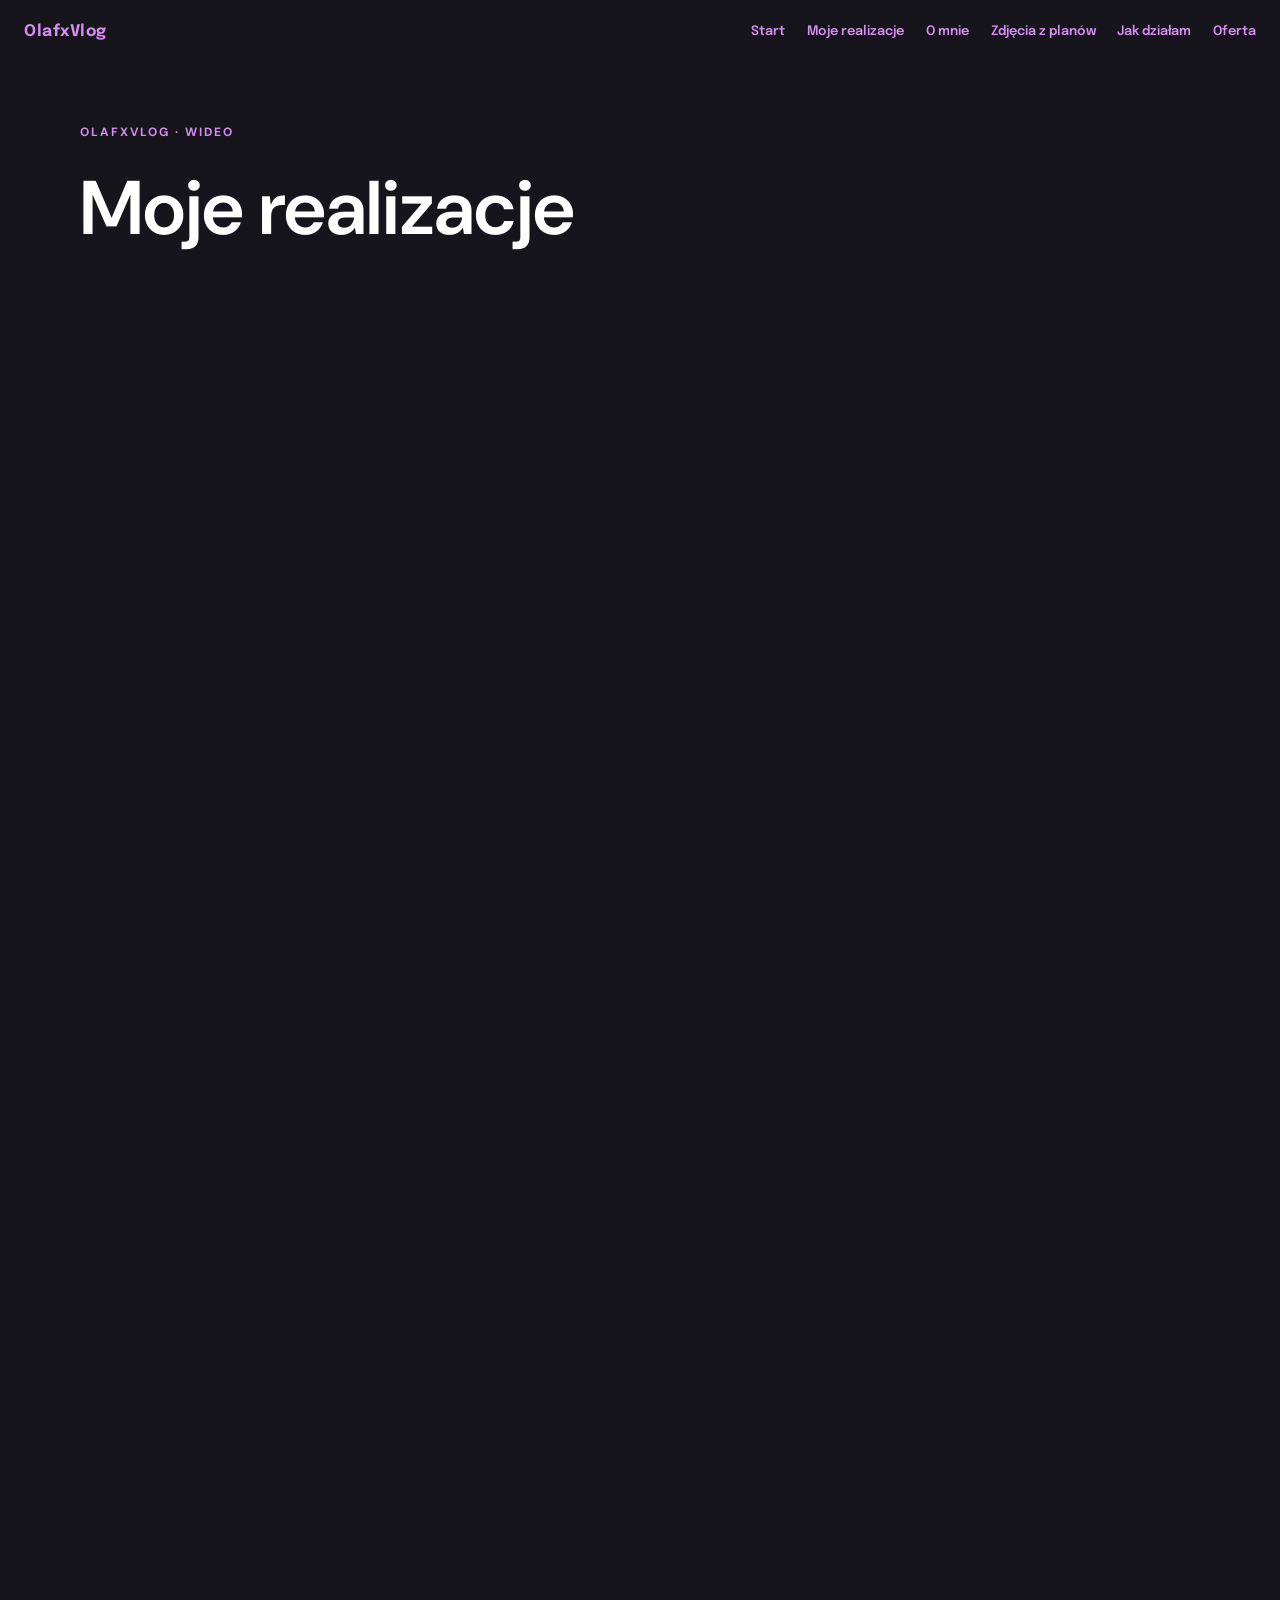
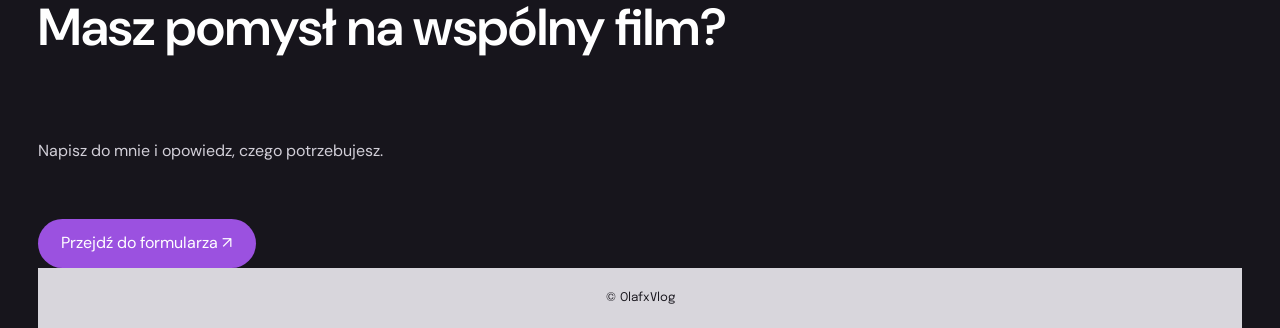
<file: docs/moje-realizacje/index.html>
<!DOCTYPE html>
<html lang="pl-PL">
<head>
	<meta charset="UTF-8" />
	<meta name="viewport" content="width=device-width, initial-scale=1" />
<meta name='robots' content='max-image-preview:large' />
<title>Moje realizacje &#8211; OlafxVlog</title>
<link rel='dns-prefetch' href='//localhost' />




<style id="wp-img-auto-sizes-contain-inline-css">
img:is([sizes=auto i],[sizes^="auto," i]){contain-intrinsic-size:3000px 1500px}
/*# sourceURL=wp-img-auto-sizes-contain-inline-css */
</style>
<style id="wp-block-paragraph-inline-css">
.is-small-text{font-size:.875em}.is-regular-text{font-size:1em}.is-large-text{font-size:2.25em}.is-larger-text{font-size:3em}.has-drop-cap:not(:focus):first-letter{float:left;font-size:8.4em;font-style:normal;font-weight:100;line-height:.68;margin:.05em .1em 0 0;text-transform:uppercase}body.rtl .has-drop-cap:not(:focus):first-letter{float:none;margin-left:.1em}p.has-drop-cap.has-background{overflow:hidden}:root :where(p.has-background){padding:1.25em 2.375em}:where(p.has-text-color:not(.has-link-color)) a{color:inherit}p.has-text-align-left[style*="writing-mode:vertical-lr"],p.has-text-align-right[style*="writing-mode:vertical-rl"]{rotate:180deg}
/*# sourceURL=../wp-includes/blocks/paragraph/style.min.css */
</style>
<style id="wp-block-group-inline-css">
.wp-block-group{box-sizing:border-box}:where(.wp-block-group.wp-block-group-is-layout-constrained){position:relative}
/*# sourceURL=../wp-includes/blocks/group/style.min.css */
</style>
<style id="wp-block-group-theme-inline-css">
:where(.wp-block-group.has-background){padding:1.25em 2.375em}
/*# sourceURL=../wp-includes/blocks/group/theme.min.css */
</style>
<style id="wp-block-heading-inline-css">
h1:where(.wp-block-heading).has-background,h2:where(.wp-block-heading).has-background,h3:where(.wp-block-heading).has-background,h4:where(.wp-block-heading).has-background,h5:where(.wp-block-heading).has-background,h6:where(.wp-block-heading).has-background{padding:1.25em 2.375em}h1.has-text-align-left[style*=writing-mode]:where([style*=vertical-lr]),h1.has-text-align-right[style*=writing-mode]:where([style*=vertical-rl]),h2.has-text-align-left[style*=writing-mode]:where([style*=vertical-lr]),h2.has-text-align-right[style*=writing-mode]:where([style*=vertical-rl]),h3.has-text-align-left[style*=writing-mode]:where([style*=vertical-lr]),h3.has-text-align-right[style*=writing-mode]:where([style*=vertical-rl]),h4.has-text-align-left[style*=writing-mode]:where([style*=vertical-lr]),h4.has-text-align-right[style*=writing-mode]:where([style*=vertical-rl]),h5.has-text-align-left[style*=writing-mode]:where([style*=vertical-lr]),h5.has-text-align-right[style*=writing-mode]:where([style*=vertical-rl]),h6.has-text-align-left[style*=writing-mode]:where([style*=vertical-lr]),h6.has-text-align-right[style*=writing-mode]:where([style*=vertical-rl]){rotate:180deg}
/*# sourceURL=../wp-includes/blocks/heading/style.min.css */
</style>
<style id="wp-block-button-inline-css">
.wp-block-button__link{align-content:center;box-sizing:border-box;cursor:pointer;display:inline-block;height:100%;text-align:center;word-break:break-word}.wp-block-button__link.aligncenter{text-align:center}.wp-block-button__link.alignright{text-align:right}:where(.wp-block-button__link){border-radius:9999px;box-shadow:none;padding:calc(.667em + 2px) calc(1.333em + 2px);text-decoration:none}.wp-block-button[style*=text-decoration] .wp-block-button__link{text-decoration:inherit}.wp-block-buttons>.wp-block-button.has-custom-width{max-width:none}.wp-block-buttons>.wp-block-button.has-custom-width .wp-block-button__link{width:100%}.wp-block-buttons>.wp-block-button.has-custom-font-size .wp-block-button__link{font-size:inherit}.wp-block-buttons>.wp-block-button[class*=wp-block-button__width]{width:calc(var(--wp--block-button--width)*1% - var(--wp--style--block-gap, .5em)*(1 - var(--wp--block-button--width)/100))}.wp-block-buttons>.wp-block-button.wp-block-button__width-25{width:calc(25% - var(--wp--style--block-gap, .5em)*.75)}.wp-block-buttons>.wp-block-button.wp-block-button__width-50{width:calc(50% - var(--wp--style--block-gap, .5em)*.5)}.wp-block-buttons>.wp-block-button.wp-block-button__width-75{width:calc(75% - var(--wp--style--block-gap, .5em)*.25)}.wp-block-buttons>.wp-block-button.wp-block-button__width-100{flex-basis:100%;width:100%}.wp-block-buttons.is-vertical>.wp-block-button[class*=wp-block-button__width]{width:calc(var(--wp--block-button--width)*1%)}.wp-block-buttons.is-vertical>.wp-block-button.wp-block-button__width-25{width:25%}.wp-block-buttons.is-vertical>.wp-block-button.wp-block-button__width-50{width:50%}.wp-block-buttons.is-vertical>.wp-block-button.wp-block-button__width-75{width:75%}.wp-block-button.is-style-squared,.wp-block-button__link.wp-block-button.is-style-squared{border-radius:0}.wp-block-button.no-border-radius,.wp-block-button__link.no-border-radius{border-radius:0!important}:root :where(.wp-block-button .wp-block-button__link.is-style-outline),:root :where(.wp-block-button.is-style-outline>.wp-block-button__link){border:2px solid;padding:.667em 1.333em}:root :where(.wp-block-button .wp-block-button__link.is-style-outline:not(.has-text-color)),:root :where(.wp-block-button.is-style-outline>.wp-block-button__link:not(.has-text-color)){color:currentColor}:root :where(.wp-block-button .wp-block-button__link.is-style-outline:not(.has-background)),:root :where(.wp-block-button.is-style-outline>.wp-block-button__link:not(.has-background)){background-color:transparent;background-image:none}
/*# sourceURL=../wp-includes/blocks/button/style.min.css */
</style>

<style id="wp-block-post-content-inline-css">
.wp-block-post-content{display:flow-root}
/*# sourceURL=../wp-includes/blocks/post-content/style.min.css */
</style>
<style id="wp-block-template-part-theme-inline-css">
:root :where(.wp-block-template-part.has-background){margin-bottom:0;margin-top:0;padding:1.25em 2.375em}
/*# sourceURL=../wp-includes/blocks/template-part/theme.min.css */
</style>
<style id="wp-emoji-styles-inline-css">

	img.wp-smiley, img.emoji {
		display: inline !important;
		border: none !important;
		box-shadow: none !important;
		height: 1em !important;
		width: 1em !important;
		margin: 0 0.07em !important;
		vertical-align: -0.1em !important;
		background: none !important;
		padding: 0 !important;
	}
/*# sourceURL=wp-emoji-styles-inline-css */
</style>
<style id="wp-block-library-inline-css">
:root{--wp-block-synced-color:#7a00df;--wp-block-synced-color--rgb:122,0,223;--wp-bound-block-color:var(--wp-block-synced-color);--wp-editor-canvas-background:#ddd;--wp-admin-theme-color:#007cba;--wp-admin-theme-color--rgb:0,124,186;--wp-admin-theme-color-darker-10:#006ba1;--wp-admin-theme-color-darker-10--rgb:0,107,160.5;--wp-admin-theme-color-darker-20:#005a87;--wp-admin-theme-color-darker-20--rgb:0,90,135;--wp-admin-border-width-focus:2px}@media (min-resolution:192dpi){:root{--wp-admin-border-width-focus:1.5px}}.wp-element-button{cursor:pointer}:root .has-very-light-gray-background-color{background-color:#eee}:root .has-very-dark-gray-background-color{background-color:#313131}:root .has-very-light-gray-color{color:#eee}:root .has-very-dark-gray-color{color:#313131}:root .has-vivid-green-cyan-to-vivid-cyan-blue-gradient-background{background:linear-gradient(135deg,#00d084,#0693e3)}:root .has-purple-crush-gradient-background{background:linear-gradient(135deg,#34e2e4,#4721fb 50%,#ab1dfe)}:root .has-hazy-dawn-gradient-background{background:linear-gradient(135deg,#faaca8,#dad0ec)}:root .has-subdued-olive-gradient-background{background:linear-gradient(135deg,#fafae1,#67a671)}:root .has-atomic-cream-gradient-background{background:linear-gradient(135deg,#fdd79a,#004a59)}:root .has-nightshade-gradient-background{background:linear-gradient(135deg,#330968,#31cdcf)}:root .has-midnight-gradient-background{background:linear-gradient(135deg,#020381,#2874fc)}:root{--wp--preset--font-size--normal:16px;--wp--preset--font-size--huge:42px}.has-regular-font-size{font-size:1em}.has-larger-font-size{font-size:2.625em}.has-normal-font-size{font-size:var(--wp--preset--font-size--normal)}.has-huge-font-size{font-size:var(--wp--preset--font-size--huge)}:root .has-text-align-center{text-align:center}:root .has-text-align-left{text-align:left}:root .has-text-align-right{text-align:right}.has-fit-text{white-space:nowrap!important}#end-resizable-editor-section{display:none}.aligncenter{clear:both}.items-justified-left{justify-content:flex-start}.items-justified-center{justify-content:center}.items-justified-right{justify-content:flex-end}.items-justified-space-between{justify-content:space-between}.screen-reader-text{word-wrap:normal!important;border:0;clip-path:inset(50%);height:1px;margin:-1px;overflow:hidden;padding:0;position:absolute;width:1px;word-break:normal!important}.screen-reader-text:focus{background-color:#ddd;clip-path:none;color:#444;display:block;font-size:1em;height:auto;left:5px;line-height:normal;padding:15px 23px 14px;text-decoration:none;top:5px;width:auto;z-index:100000}html :where(.has-border-color){border-style:solid}html :where([style^=border-color],[style*=";border-color"],[style*="; border-color"]){border-style:solid}html :where([style^=border-top-color],[style*=";border-top-color"],[style*="; border-top-color"]){border-top-style:solid}html :where([style^=border-right-color],[style*=";border-right-color"],[style*="; border-right-color"]){border-right-style:solid}html :where([style^=border-bottom-color],[style*=";border-bottom-color"],[style*="; border-bottom-color"]){border-bottom-style:solid}html :where([style^=border-left-color],[style*=";border-left-color"],[style*="; border-left-color"]){border-left-style:solid}html :where([style^=border-width],[style*=";border-width"],[style*="; border-width"]){border-style:solid}html :where([style^=border-top-width],[style*=";border-top-width"],[style*="; border-top-width"]){border-top-style:solid}html :where([style^=border-right-width],[style*=";border-right-width"],[style*="; border-right-width"]){border-right-style:solid}html :where([style^=border-bottom-width],[style*=";border-bottom-width"],[style*="; border-bottom-width"]){border-bottom-style:solid}html :where([style^=border-left-width],[style*=";border-left-width"],[style*="; border-left-width"]){border-left-style:solid}html :where(img[class*=wp-image-]){height:auto;max-width:100%}:where(figure){margin:0 0 1em}html :where(.is-position-sticky){--wp-admin--admin-bar--position-offset:var(--wp-admin--admin-bar--height,0px)}@media screen and (max-width:600px){html :where(.is-position-sticky){--wp-admin--admin-bar--position-offset:0px}}
/*# sourceURL=/wp-includes/css/dist/block-library/common.min.css */
</style>
<style id="global-styles-inline-css">
:root{--wp--preset--aspect-ratio--square: 1;--wp--preset--aspect-ratio--4-3: 4/3;--wp--preset--aspect-ratio--3-4: 3/4;--wp--preset--aspect-ratio--3-2: 3/2;--wp--preset--aspect-ratio--2-3: 2/3;--wp--preset--aspect-ratio--16-9: 16/9;--wp--preset--aspect-ratio--9-16: 9/16;--wp--preset--color--black: #000000;--wp--preset--color--cyan-bluish-gray: #abb8c3;--wp--preset--color--white: #ffffff;--wp--preset--color--pale-pink: #f78da7;--wp--preset--color--vivid-red: #cf2e2e;--wp--preset--color--luminous-vivid-orange: #ff6900;--wp--preset--color--luminous-vivid-amber: #fcb900;--wp--preset--color--light-green-cyan: #7bdcb5;--wp--preset--color--vivid-green-cyan: #00d084;--wp--preset--color--pale-cyan-blue: #8ed1fc;--wp--preset--color--vivid-cyan-blue: #0693e3;--wp--preset--color--vivid-purple: #9b51e0;--wp--preset--color--base: #fffdfd;--wp--preset--color--body-text: #666b68;--wp--preset--color--section-bg: #f6f6f6;--wp--preset--color--heading: #1d1c1a;--wp--preset--color--primary: #EF626C;--wp--preset--color--secondary: #1c1b19;--wp--preset--gradient--vivid-cyan-blue-to-vivid-purple: linear-gradient(135deg,rgb(6,147,227) 0%,rgb(155,81,224) 100%);--wp--preset--gradient--light-green-cyan-to-vivid-green-cyan: linear-gradient(135deg,rgb(122,220,180) 0%,rgb(0,208,130) 100%);--wp--preset--gradient--luminous-vivid-amber-to-luminous-vivid-orange: linear-gradient(135deg,rgb(252,185,0) 0%,rgb(255,105,0) 100%);--wp--preset--gradient--luminous-vivid-orange-to-vivid-red: linear-gradient(135deg,rgb(255,105,0) 0%,rgb(207,46,46) 100%);--wp--preset--gradient--very-light-gray-to-cyan-bluish-gray: linear-gradient(135deg,rgb(238,238,238) 0%,rgb(169,184,195) 100%);--wp--preset--gradient--cool-to-warm-spectrum: linear-gradient(135deg,rgb(74,234,220) 0%,rgb(151,120,209) 20%,rgb(207,42,186) 40%,rgb(238,44,130) 60%,rgb(251,105,98) 80%,rgb(254,248,76) 100%);--wp--preset--gradient--blush-light-purple: linear-gradient(135deg,rgb(255,206,236) 0%,rgb(152,150,240) 100%);--wp--preset--gradient--blush-bordeaux: linear-gradient(135deg,rgb(254,205,165) 0%,rgb(254,45,45) 50%,rgb(107,0,62) 100%);--wp--preset--gradient--luminous-dusk: linear-gradient(135deg,rgb(255,203,112) 0%,rgb(199,81,192) 50%,rgb(65,88,208) 100%);--wp--preset--gradient--pale-ocean: linear-gradient(135deg,rgb(255,245,203) 0%,rgb(182,227,212) 50%,rgb(51,167,181) 100%);--wp--preset--gradient--electric-grass: linear-gradient(135deg,rgb(202,248,128) 0%,rgb(113,206,126) 100%);--wp--preset--gradient--midnight: linear-gradient(135deg,rgb(2,3,129) 0%,rgb(40,116,252) 100%);--wp--preset--font-size--small: 14px;--wp--preset--font-size--medium: 18px;--wp--preset--font-size--large: 26px;--wp--preset--font-size--x-large: 42px;--wp--preset--font-size--body-text: 16px;--wp--preset--font-size--regular: 22px;--wp--preset--font-size--extra-large: 32px;--wp--preset--font-size--big: clamp(33px, calc(2.0625rem + ((1vw - 3.2px) * 2.0625)), 66px);;--wp--preset--font-size--huge: clamp(40px, calc(2.25rem + ((1vw - 3.2px) * 2.375)), 74px);;--wp--preset--font-size--gigantic: clamp(42px, calc(2.625rem + ((1vw - 3.2px) * 2.75)), 86px);;--wp--preset--font-size--banner-title: clamp(2.5rem, 2.113rem + 1.935vw, 4rem);;--wp--preset--font-size--section-title: clamp(2rem, 1.871rem + 0.645vw, 2.5rem);;--wp--preset--font-family--epilogue: "Epilogue", sans-serif;--wp--preset--spacing--20: 0.44rem;--wp--preset--spacing--30: 0.67rem;--wp--preset--spacing--40: 1rem;--wp--preset--spacing--50: 1.5rem;--wp--preset--spacing--60: 2.25rem;--wp--preset--spacing--70: 3.38rem;--wp--preset--spacing--80: 5.06rem;--wp--preset--shadow--natural: 6px 6px 9px rgba(0, 0, 0, 0.2);--wp--preset--shadow--deep: 12px 12px 50px rgba(0, 0, 0, 0.4);--wp--preset--shadow--sharp: 6px 6px 0px rgba(0, 0, 0, 0.2);--wp--preset--shadow--outlined: 6px 6px 0px -3px rgb(255, 255, 255), 6px 6px rgb(0, 0, 0);--wp--preset--shadow--crisp: 6px 6px 0px rgb(0, 0, 0);}.wp-block-button{--wp--preset--dimension--25: 25%;--wp--preset--dimension--50: 50%;--wp--preset--dimension--75: 75%;--wp--preset--dimension--100: 100%;}:root { --wp--style--global--content-size: 1500px;--wp--style--global--wide-size: 1280px; }:where(body) { margin: 0; }.wp-site-blocks { padding-top: var(--wp--style--root--padding-top); padding-bottom: var(--wp--style--root--padding-bottom); }.has-global-padding { padding-right: var(--wp--style--root--padding-right); padding-left: var(--wp--style--root--padding-left); }.has-global-padding > .alignfull { margin-right: calc(var(--wp--style--root--padding-right) * -1); margin-left: calc(var(--wp--style--root--padding-left) * -1); }.has-global-padding :where(:not(.alignfull.is-layout-flow) > .has-global-padding:not(.wp-block-block, .alignfull)) { padding-right: 0; padding-left: 0; }.has-global-padding :where(:not(.alignfull.is-layout-flow) > .has-global-padding:not(.wp-block-block, .alignfull)) > .alignfull { margin-left: 0; margin-right: 0; }.wp-site-blocks > .alignleft { float: left; margin-right: 2em; }.wp-site-blocks > .alignright { float: right; margin-left: 2em; }.wp-site-blocks > .aligncenter { justify-content: center; margin-left: auto; margin-right: auto; }:where(.wp-site-blocks) > * { margin-block-start: 24px; margin-block-end: 0; }:where(.wp-site-blocks) > :first-child { margin-block-start: 0; }:where(.wp-site-blocks) > :last-child { margin-block-end: 0; }:root { --wp--style--block-gap: 24px; }:root :where(.is-layout-flow) > :first-child{margin-block-start: 0;}:root :where(.is-layout-flow) > :last-child{margin-block-end: 0;}:root :where(.is-layout-flow) > *{margin-block-start: 24px;margin-block-end: 0;}:root :where(.is-layout-constrained) > :first-child{margin-block-start: 0;}:root :where(.is-layout-constrained) > :last-child{margin-block-end: 0;}:root :where(.is-layout-constrained) > *{margin-block-start: 24px;margin-block-end: 0;}:root :where(.is-layout-flex){gap: 24px;}:root :where(.is-layout-grid){gap: 24px;}.is-layout-flow > .alignleft{float: left;margin-inline-start: 0;margin-inline-end: 2em;}.is-layout-flow > .alignright{float: right;margin-inline-start: 2em;margin-inline-end: 0;}.is-layout-flow > .aligncenter{margin-left: auto !important;margin-right: auto !important;}.is-layout-constrained > .alignleft{float: left;margin-inline-start: 0;margin-inline-end: 2em;}.is-layout-constrained > .alignright{float: right;margin-inline-start: 2em;margin-inline-end: 0;}.is-layout-constrained > .aligncenter{margin-left: auto !important;margin-right: auto !important;}.is-layout-constrained > :where(:not(.alignleft):not(.alignright):not(.alignfull)){max-width: var(--wp--style--global--content-size);margin-left: auto !important;margin-right: auto !important;}.is-layout-constrained > .alignwide{max-width: var(--wp--style--global--wide-size);}body .is-layout-flex{display: flex;}.is-layout-flex{flex-wrap: wrap;align-items: center;}.is-layout-flex > :is(*, div){margin: 0;}body .is-layout-grid{display: grid;}.is-layout-grid > :is(*, div){margin: 0;}body{background-color: var(--wp--preset--color--base);color: var(--wp--preset--color--body-text);font-family: var(--wp--preset--font-family--epilogue);font-size: var(--wp--preset--font-size--body-text);font-weight: 400;line-height: 1.5rem;margin-top: 0;margin-right: 0;margin-bottom: 0;margin-left: 0;--wp--style--root--padding-top: 0;--wp--style--root--padding-right: 0;--wp--style--root--padding-bottom: 0;--wp--style--root--padding-left: 0;}a:where(:not(.wp-element-button)){color: var(--wp--preset--color--heading);}:root :where(a:where(:not(.wp-element-button)):hover){color: var(--wp--preset--color--primary);}:root :where(a:where(:not(.wp-element-button)):focus){color: var(--wp--preset--color--primary);outline-style: dotted;outline-width: 1px;}h1, h2, h3, h4, h5, h6{color: var(--wp--preset--color--heading);font-family: var(--wp--preset--font-family--raleway);font-weight: 600;}h1{font-size: 38px;line-height: 1.5;}h2{font-size: 32px;line-height: 1.3;}h3{font-size: 26px;}h4{font-size: 22px;}h5{font-size: 18px;}h6{font-size: 16px;}:root :where(.wp-element-button, .wp-block-button__link){background-color: var(--wp--preset--color--primary);border-width: 0;color: var(--wp--preset--color--white);font-family: inherit;font-size: inherit;font-style: inherit;font-weight: inherit;letter-spacing: inherit;line-height: inherit;padding-top: calc(0.667em + 2px);padding-right: calc(1.333em + 2px);padding-bottom: calc(0.667em + 2px);padding-left: calc(1.333em + 2px);text-decoration: none;text-transform: inherit;}:root :where(.wp-element-button:hover, .wp-block-button__link:hover){background-color: var(--wp--preset--color--secondary);color: var(--wp--preset--color--white);}.has-black-color{color: var(--wp--preset--color--black) !important;}.has-cyan-bluish-gray-color{color: var(--wp--preset--color--cyan-bluish-gray) !important;}.has-white-color{color: var(--wp--preset--color--white) !important;}.has-pale-pink-color{color: var(--wp--preset--color--pale-pink) !important;}.has-vivid-red-color{color: var(--wp--preset--color--vivid-red) !important;}.has-luminous-vivid-orange-color{color: var(--wp--preset--color--luminous-vivid-orange) !important;}.has-luminous-vivid-amber-color{color: var(--wp--preset--color--luminous-vivid-amber) !important;}.has-light-green-cyan-color{color: var(--wp--preset--color--light-green-cyan) !important;}.has-vivid-green-cyan-color{color: var(--wp--preset--color--vivid-green-cyan) !important;}.has-pale-cyan-blue-color{color: var(--wp--preset--color--pale-cyan-blue) !important;}.has-vivid-cyan-blue-color{color: var(--wp--preset--color--vivid-cyan-blue) !important;}.has-vivid-purple-color{color: var(--wp--preset--color--vivid-purple) !important;}.has-base-color{color: var(--wp--preset--color--base) !important;}.has-body-text-color{color: var(--wp--preset--color--body-text) !important;}.has-section-bg-color{color: var(--wp--preset--color--section-bg) !important;}.has-heading-color{color: var(--wp--preset--color--heading) !important;}.has-primary-color{color: var(--wp--preset--color--primary) !important;}.has-secondary-color{color: var(--wp--preset--color--secondary) !important;}.has-black-background-color{background-color: var(--wp--preset--color--black) !important;}.has-cyan-bluish-gray-background-color{background-color: var(--wp--preset--color--cyan-bluish-gray) !important;}.has-white-background-color{background-color: var(--wp--preset--color--white) !important;}.has-pale-pink-background-color{background-color: var(--wp--preset--color--pale-pink) !important;}.has-vivid-red-background-color{background-color: var(--wp--preset--color--vivid-red) !important;}.has-luminous-vivid-orange-background-color{background-color: var(--wp--preset--color--luminous-vivid-orange) !important;}.has-luminous-vivid-amber-background-color{background-color: var(--wp--preset--color--luminous-vivid-amber) !important;}.has-light-green-cyan-background-color{background-color: var(--wp--preset--color--light-green-cyan) !important;}.has-vivid-green-cyan-background-color{background-color: var(--wp--preset--color--vivid-green-cyan) !important;}.has-pale-cyan-blue-background-color{background-color: var(--wp--preset--color--pale-cyan-blue) !important;}.has-vivid-cyan-blue-background-color{background-color: var(--wp--preset--color--vivid-cyan-blue) !important;}.has-vivid-purple-background-color{background-color: var(--wp--preset--color--vivid-purple) !important;}.has-base-background-color{background-color: var(--wp--preset--color--base) !important;}.has-body-text-background-color{background-color: var(--wp--preset--color--body-text) !important;}.has-section-bg-background-color{background-color: var(--wp--preset--color--section-bg) !important;}.has-heading-background-color{background-color: var(--wp--preset--color--heading) !important;}.has-primary-background-color{background-color: var(--wp--preset--color--primary) !important;}.has-secondary-background-color{background-color: var(--wp--preset--color--secondary) !important;}.has-black-border-color{border-color: var(--wp--preset--color--black) !important;}.has-cyan-bluish-gray-border-color{border-color: var(--wp--preset--color--cyan-bluish-gray) !important;}.has-white-border-color{border-color: var(--wp--preset--color--white) !important;}.has-pale-pink-border-color{border-color: var(--wp--preset--color--pale-pink) !important;}.has-vivid-red-border-color{border-color: var(--wp--preset--color--vivid-red) !important;}.has-luminous-vivid-orange-border-color{border-color: var(--wp--preset--color--luminous-vivid-orange) !important;}.has-luminous-vivid-amber-border-color{border-color: var(--wp--preset--color--luminous-vivid-amber) !important;}.has-light-green-cyan-border-color{border-color: var(--wp--preset--color--light-green-cyan) !important;}.has-vivid-green-cyan-border-color{border-color: var(--wp--preset--color--vivid-green-cyan) !important;}.has-pale-cyan-blue-border-color{border-color: var(--wp--preset--color--pale-cyan-blue) !important;}.has-vivid-cyan-blue-border-color{border-color: var(--wp--preset--color--vivid-cyan-blue) !important;}.has-vivid-purple-border-color{border-color: var(--wp--preset--color--vivid-purple) !important;}.has-base-border-color{border-color: var(--wp--preset--color--base) !important;}.has-body-text-border-color{border-color: var(--wp--preset--color--body-text) !important;}.has-section-bg-border-color{border-color: var(--wp--preset--color--section-bg) !important;}.has-heading-border-color{border-color: var(--wp--preset--color--heading) !important;}.has-primary-border-color{border-color: var(--wp--preset--color--primary) !important;}.has-secondary-border-color{border-color: var(--wp--preset--color--secondary) !important;}.has-vivid-cyan-blue-to-vivid-purple-gradient-background{background: var(--wp--preset--gradient--vivid-cyan-blue-to-vivid-purple) !important;}.has-light-green-cyan-to-vivid-green-cyan-gradient-background{background: var(--wp--preset--gradient--light-green-cyan-to-vivid-green-cyan) !important;}.has-luminous-vivid-amber-to-luminous-vivid-orange-gradient-background{background: var(--wp--preset--gradient--luminous-vivid-amber-to-luminous-vivid-orange) !important;}.has-luminous-vivid-orange-to-vivid-red-gradient-background{background: var(--wp--preset--gradient--luminous-vivid-orange-to-vivid-red) !important;}.has-very-light-gray-to-cyan-bluish-gray-gradient-background{background: var(--wp--preset--gradient--very-light-gray-to-cyan-bluish-gray) !important;}.has-cool-to-warm-spectrum-gradient-background{background: var(--wp--preset--gradient--cool-to-warm-spectrum) !important;}.has-blush-light-purple-gradient-background{background: var(--wp--preset--gradient--blush-light-purple) !important;}.has-blush-bordeaux-gradient-background{background: var(--wp--preset--gradient--blush-bordeaux) !important;}.has-luminous-dusk-gradient-background{background: var(--wp--preset--gradient--luminous-dusk) !important;}.has-pale-ocean-gradient-background{background: var(--wp--preset--gradient--pale-ocean) !important;}.has-electric-grass-gradient-background{background: var(--wp--preset--gradient--electric-grass) !important;}.has-midnight-gradient-background{background: var(--wp--preset--gradient--midnight) !important;}.has-small-font-size{font-size: var(--wp--preset--font-size--small) !important;}.has-medium-font-size{font-size: var(--wp--preset--font-size--medium) !important;}.has-large-font-size{font-size: var(--wp--preset--font-size--large) !important;}.has-x-large-font-size{font-size: var(--wp--preset--font-size--x-large) !important;}.has-body-text-font-size{font-size: var(--wp--preset--font-size--body-text) !important;}.has-regular-font-size{font-size: var(--wp--preset--font-size--regular) !important;}.has-extra-large-font-size{font-size: var(--wp--preset--font-size--extra-large) !important;}.has-big-font-size{font-size: var(--wp--preset--font-size--big) !important;}.has-huge-font-size{font-size: var(--wp--preset--font-size--huge) !important;}.has-gigantic-font-size{font-size: var(--wp--preset--font-size--gigantic) !important;}.has-banner-title-font-size{font-size: var(--wp--preset--font-size--banner-title) !important;}.has-section-title-font-size{font-size: var(--wp--preset--font-size--section-title) !important;}.has-epilogue-font-family{font-family: var(--wp--preset--font-family--epilogue) !important;}
html, body {
  margin: 0 !important;
  background-color: #17151c !important;
}

/* Czytelne pola formularza kontaktowego */
.wpcf7 form label {
  color: #f5f3f7 !important;
}
.wpcf7 form input:not([type=submit]):not([type=checkbox]):not([type=radio]),
.wpcf7 form textarea {
  color: #f5f3f7 !important;
  caret-color: #f5f3f7;
  background-color: #25232a !important;
}
.wpcf7 form input::placeholder,
.wpcf7 form textarea::placeholder {
  color: #c6c3cc !important;
  opacity: 1;
}
:root :where(p){text-align: left;font-size: var(--wp--preset--font-size--body-text);text-transform: none;}
/*# sourceURL=global-styles-inline-css */
</style>
<style id="core-block-supports-inline-css">
.wp-container-core-group-is-layout-701dd434{flex-wrap:nowrap;gap:12px;justify-content:flex-start;}.wp-container-core-group-is-layout-3f54cc49 > :where(:not(.alignleft):not(.alignright):not(.alignfull)){max-width:1120px;margin-left:auto !important;margin-right:auto !important;}.wp-container-core-group-is-layout-3f54cc49 > .alignwide{max-width:1120px;}.wp-container-core-group-is-layout-3f54cc49 .alignfull{max-width:none;}.wp-container-core-group-is-layout-3f54cc49 > .alignfull{margin-right:calc(24px * -1);margin-left:calc(24px * -1);}.wp-container-core-group-is-layout-67faa747 > :where(:not(.alignleft):not(.alignright):not(.alignfull)){max-width:1120px;margin-left:auto !important;margin-right:auto !important;}.wp-container-core-group-is-layout-67faa747 > .alignwide{max-width:1120px;}.wp-container-core-group-is-layout-67faa747 .alignfull{max-width:none;}.wp-container-core-group-is-layout-67faa747 > .alignfull{margin-right:calc(24px * -1);margin-left:calc(24px * -1);}.wp-container-core-post-content-is-layout-a1357864 > *{margin-block-start:0;margin-block-end:0;}.wp-container-core-post-content-is-layout-a1357864 > * + *{margin-block-start:0px;margin-block-end:0;}.wp-container-core-group-is-layout-fdaced03 > :where(:not(.alignleft):not(.alignright):not(.alignfull)){max-width:1120px;margin-left:auto !important;margin-right:auto !important;}.wp-container-core-group-is-layout-fdaced03 > .alignwide{max-width:1120px;}.wp-container-core-group-is-layout-fdaced03 .alignfull{max-width:none;}.wp-container-core-group-is-layout-fdaced03 > .alignfull{margin-right:calc(24px * -1);margin-left:calc(24px * -1);}.wp-container-core-group-is-layout-a1357864 > *{margin-block-start:0;margin-block-end:0;}.wp-container-core-group-is-layout-a1357864 > * + *{margin-block-start:0px;margin-block-end:0;}
/*# sourceURL=core-block-supports-inline-css */
</style>
<style id="wp-block-template-skip-link-inline-css">
/*! This file is auto-generated */
.skip-link.screen-reader-text{border:0;clip-path:inset(50%);height:1px;margin:-1px;overflow:hidden;padding:0;position:absolute!important;width:1px;word-wrap:normal!important;word-break:normal!important}.skip-link.screen-reader-text:focus{background-color:#eee;clip-path:none;color:#444;display:block;font-size:1em;height:auto;left:5px;line-height:normal;padding:15px 23px 14px;text-decoration:none;top:5px;width:auto;z-index:100000}
/*# sourceURL=/wp-includes/css/wp-block-template-skip-link.min.css */
</style>



<style id="elementor-frontend-inline-css">
.e-heading-base a, .e-paragraph-base a { all: unset; cursor: pointer; }form[data-element_type="e-form"].form-state-success [data-element_type="e-form-success-message"],form[data-element_type="e-form"].form-state-error [data-element_type="e-form-error-message"]{ display: block; }.elementor-edit-mode [data-element_type="e-form-success-message"]:is(.elementor-element-editable, :has(.elementor-element-editable), :has(> .elementor-empty-view)),.elementor-edit-mode [data-element_type="e-form-error-message"]:is(.elementor-element-editable, :has(.elementor-element-editable), :has(> .elementor-empty-view)){ display: block; }.e-background-video { position: relative; overflow: hidden; }.e-background-video__media { position: absolute; inset: 0; width: 100%; height: 100%; object-fit: cover; pointer-events: none; z-index: 0; }.e-background-video__content { position: relative; z-index: 1; flex: 1 1 auto; }.elementor-edit-mode .e-background-video__content.e-atomic-element:has(> .elementor-empty-view) { display: flex; flex-direction: column; flex: 1 1 auto; min-height: 0; }.elementor-edit-mode .e-background-video__content.e-atomic-element:has(> .elementor-empty-view) > .elementor-empty-view.elementor-empty-view { position: relative; flex: 1 1 auto; min-height: 120px; height: auto; width: 100%; }.elementor-edit-mode .e-background-video__content.e-atomic-element:has(> .elementor-empty-view) > .elementor-empty-view > .elementor-first-add { position: absolute; inset: 0; width: 100%; height: 100%; }.e-background-video__controls { z-index: 2; }.e-background-video__play, .e-background-video__pause { appearance: none; -webkit-appearance: none; }.e-background-video.e-background-video--playing .e-background-video__play { display: none; }.e-background-video.e-background-video--paused .e-background-video__pause { display: none; }.e-background-video:not(.e-background-video--playing):not(.e-background-video--paused) .e-background-video__controls,.e-background-video:not(.e-background-video--playing):not(.e-background-video--paused) .e-background-video__play,.e-background-video:not(.e-background-video--playing):not(.e-background-video--paused) .e-background-video__pause { display: none; }.e-accordion-item-header-base { list-style: none; }.e-accordion-item-header-base::-webkit-details-marker { display: none; }.e-accordion-item-base { interpolate-size: allow-keywords; }.e-accordion-item-base::details-content {block-size: 0; overflow: hidden;transition: block-size .3s ease, content-visibility .3s ease allow-discrete;}.e-accordion-item-base[open]::details-content { block-size: auto; }.e-accordion-item-icon-base.e-accordion-item-icon-base .e-svg-base { width: auto; height: 100%; max-width: 100%; }.e-accordion-item-icon-base.e-accordion-item-icon-base .e-svg-base svg { width: auto !important; }.e-accordion-item-icon-base svg { transition: transform .3s ease; }.e-accordion-item-base[open] > summary .e-accordion-item-icon-base svg { transform: rotate(180deg); }
/*# sourceURL=elementor-frontend-inline-css */
</style>





<link rel='stylesheet' id='elementor-gf-dmsans-css' href='https://fonts.googleapis.com/css?family=DM+Sans:100,100italic,200,200italic,300,300italic,400,400italic,500,500italic,600,600italic,700,700italic,800,800italic,900,900italic&#038;display=swap&#038;subset=latin-ext' media='all' />



<meta name="generator" content="WordPress 7.1.4" />


<meta name="generator" content="Elementor 4.3.6; features: e_font_icon_svg, additional_custom_breakpoints; settings: css_print_method-external, google_font-enabled, font_display-swap">
			<style>
				.e-con.e-parent:nth-of-type(n+4):not(.e-lazyloaded):not(.e-no-lazyload),
				.e-con.e-parent:nth-of-type(n+4):not(.e-lazyloaded):not(.e-no-lazyload) * {
					background-image: none !important;
				}
				@media screen and (max-height: 1024px) {
					.e-con.e-parent:nth-of-type(n+3):not(.e-lazyloaded):not(.e-no-lazyload),
					.e-con.e-parent:nth-of-type(n+3):not(.e-lazyloaded):not(.e-no-lazyload) * {
						background-image: none !important;
					}
				}
				@media screen and (max-height: 640px) {
					.e-con.e-parent:nth-of-type(n+2):not(.e-lazyloaded):not(.e-no-lazyload),
					.e-con.e-parent:nth-of-type(n+2):not(.e-lazyloaded):not(.e-no-lazyload) * {
						background-image: none !important;
					}
				}
			</style>
			<style class="wp-fonts-local">
@font-face{font-family:Epilogue;font-style:normal;font-weight:400;font-display:fallback;src:url('../wp-content/themes/devotion/assets/fonts/epilogue/Epilogue-Regular.ttf') format('truetype');}
@font-face{font-family:Epilogue;font-style:normal;font-weight:500;font-display:fallback;src:url('../wp-content/themes/devotion/assets/fonts/epilogue/Epilogue-Medium.ttf') format('truetype');}
@font-face{font-family:Epilogue;font-style:normal;font-weight:600;font-display:fallback;src:url('../wp-content/themes/devotion/assets/fonts/epilogue/Epilogue-SemiBold.ttf') format('truetype');}
@font-face{font-family:Epilogue;font-style:normal;font-weight:700;font-display:fallback;src:url('../wp-content/themes/devotion/assets/fonts/epilogue/Epilogue-Bold.ttf') format('truetype');}
</style>
<style id="olafxvlog-transparent-menu">

/* Nadpisanie inline style background-color na nawigacji */
.wp-block-group[style*="background-color: #1c1b19"],
.wp-block-group[style*="background-color:#1c1b19"] {
    background-color: transparent !important;
}

/* Przezroczyste menu */
.wp-block-navigation,
.wp-block-navigation ul,
.wp-block-navigation.has-background,
.wp-block-navigation__responsive-container,
.wp-block-navigation__responsive-container-content,
.has-secondary-background-color {
    background: transparent !important;
    background-color: transparent !important;
}

/* Ramka po lewej - reset marginesów Elementora */
.elementor .e-con,
.elementor-section-wrap {
    margin-left: 0 !important;
    margin-right: 0 !important;
}

</style>
<link rel="stylesheet" href="../wp-content/uploads/elementor/css/post-49.css"><link rel="stylesheet" href="../wp-content/uploads/elementor/css/base-desktop.css"><link rel="stylesheet" href="../wp-content/uploads/elementor/css/base-mobile.css"><link rel="stylesheet" href="../wp-content/uploads/elementor/css/post-99.css"><link rel="stylesheet" href="../wp-content/uploads/elementor/css/local-99-frontend-desktop.css"><link rel="stylesheet" href="../wp-content/uploads/elementor/css/local-99-frontend-mobile.css"><style id="static-navigation">.wp-block-navigation__responsive-container-open,.wp-block-navigation__responsive-container-close{display:none!important}.wp-block-navigation__responsive-container{display:block!important;position:static!important;width:auto!important;height:auto!important;max-height:none!important;opacity:1!important;visibility:visible!important;overflow:visible!important;background:transparent!important}.wp-block-navigation__responsive-container-content{display:block!important;visibility:visible!important}.wp-block-navigation__container{display:flex!important;flex-wrap:wrap!important;justify-content:center!important;gap:1rem!important}.portfolio-brand-nav,body:not(.page-id-73) .wp-block-group:has(> .portfolio-brand-nav),.wp-block-group:has(> nav.wp-block-navigation){display:none!important}.ov-site-header{position:relative;z-index:100;display:flex;align-items:center;justify-content:space-between;gap:24px;width:100%;min-height:64px;padding:12px 24px;box-sizing:border-box;background:#17151c;color:#d68cf1;font-family:inherit}body.page-id-73 .ov-site-header{position:absolute;top:0;left:0;background:transparent}.ov-site-brand{flex:0 0 auto;color:#d68cf1!important;text-decoration:none!important;font-size:16px;font-weight:800;letter-spacing:.5px}.ov-desktop-navigation{display:flex;align-items:center;justify-content:flex-end;gap:clamp(10px,1.7vw,22px);min-width:0;white-space:nowrap}.ov-desktop-navigation a,.ov-mobile-links a{color:#d68cf1!important;text-decoration:none!important;font-size:13px;font-weight:600;line-height:1.35}.ov-desktop-navigation a:hover,.ov-mobile-links a:hover{color:#fff!important}.ov-mobile-navigation{display:none;position:relative;margin-left:auto}.ov-mobile-navigation summary{display:flex;align-items:center;justify-content:center;gap:8px;min-height:44px;padding:0 15px;border:1px solid #56445f;border-radius:999px;background:#292631;color:#f5eafb;font-size:14px;font-weight:700;list-style:none;cursor:pointer}.ov-mobile-navigation summary::-webkit-details-marker{display:none}.ov-mobile-links{position:absolute;top:calc(100% + 10px);right:0;z-index:110;display:flex;flex-direction:column;gap:2px;width:min(270px,calc(100vw - 32px));padding:9px;border:1px solid #393440;border-radius:17px;background:#211e27;box-shadow:0 18px 46px rgba(0,0,0,.4)}.ov-mobile-links a{display:flex;align-items:center;min-height:46px;padding:0 14px;border-radius:10px;font-size:15px}.ov-mobile-links a:hover{background:#302c37}.ov-form-status{margin:12px 0 0;color:#d7f6de;font-size:14px;line-height:1.5}.portfolio-brand-nav{display:flex!important;flex-wrap:nowrap!important;justify-content:flex-start!important;align-items:center!important;gap:12px!important;overflow-x:auto!important;white-space:nowrap!important}.portfolio-brand-nav p{margin:0!important}.portfolio-brand-nav a{color:#d68cf1!important;text-decoration:none!important}.elementor-73 .elementor-element-36d092e{width:100%;margin:22px auto 30px;padding:0 20px;box-sizing:border-box}.elementor-73 .elementor-social-icons-wrapper{display:flex!important;flex-flow:row wrap!important;justify-content:center!important;align-items:center!important;gap:12px!important}.elementor-73 .elementor-social-icons-wrapper .elementor-grid-item{display:block!important;flex:0 0 auto!important}.elementor-73 .elementor-social-icons-wrapper .elementor-screen-only{position:absolute!important;width:1px!important;height:1px!important;padding:0!important;margin:-1px!important;overflow:hidden!important;clip:rect(0,0,0,0)!important;white-space:nowrap!important;border:0!important}.elementor-73 .elementor-social-icons-wrapper .elementor-icon{display:inline-flex!important;align-items:center!important;justify-content:center!important;width:46px!important;height:46px!important;padding:0!important;border-radius:50%!important;background:#292631!important;color:#f4eff8!important;transition:transform .2s ease,background .2s ease}.elementor-73 .elementor-social-icons-wrapper .elementor-icon:hover{transform:translateY(-3px);background:#8c4bd1!important}.elementor-73 .elementor-social-icons-wrapper svg{display:block!important;width:20px!important;height:20px!important;max-width:20px!important;max-height:20px!important;fill:currentColor!important}.elementor-73 .elementor-element-06c989a{width:min(100% - 40px,680px)!important;margin:0 auto 48px!important}.elementor-73 .elementor-element-06c989a .wpcf7{padding:28px!important;border:1px solid #393440!important;border-radius:22px!important;background:#211e27!important;box-shadow:0 18px 50px rgba(0,0,0,.22)!important}.elementor-73 .elementor-element-06c989a .wpcf7 form p{margin:0 0 17px!important}.elementor-73 .elementor-element-06c989a .wpcf7 form label{display:block!important;color:#eee8f2!important;font-size:14px!important;font-weight:600!important;line-height:1.55!important}.elementor-73 .elementor-element-06c989a .wpcf7-form-control-wrap{display:block!important;margin-top:7px!important}.elementor-73 .elementor-element-06c989a .wpcf7 input:not([type=submit]),.elementor-73 .elementor-element-06c989a .wpcf7 textarea{display:block!important;width:100%!important;max-width:100%!important;box-sizing:border-box!important;padding:13px 15px!important;border:1px solid #4a4453!important;border-radius:11px!important;background:#302c37!important;color:#fff!important;font:inherit!important;outline:none!important;transition:border-color .2s ease,box-shadow .2s ease}.elementor-73 .elementor-element-06c989a .wpcf7 input:focus,.elementor-73 .elementor-element-06c989a .wpcf7 textarea:focus{border-color:#bd75eb!important;box-shadow:0 0 0 3px rgba(189,117,235,.18)!important}.elementor-73 .elementor-element-06c989a .wpcf7 textarea{min-height:145px!important;resize:vertical!important}.elementor-73 .elementor-element-06c989a .wpcf7 input[type=submit]{display:inline-flex!important;align-items:center!important;justify-content:center!important;width:auto!important;min-width:150px!important;padding:13px 24px!important;border:0!important;border-radius:999px!important;background:#9652db!important;color:white!important;font-weight:700!important;cursor:pointer!important;transition:transform .2s ease,background .2s ease}.elementor-73 .elementor-element-06c989a .wpcf7 input[type=submit]:hover{transform:translateY(-2px);background:#aa65eb!important}.elementor-73 .elementor-element-06c989a .wpcf7 .wpcf7-response-output{color:#eee8f2!important}.elementor-99 .e-youtube-base{display:inline-block!important;vertical-align:top;width:500px;max-width:calc(100vw - 48px);height:auto!important;aspect-ratio:16/9;margin:10px;overflow:hidden}.elementor-99 .e-youtube-base iframe{display:block;width:100%;height:100%;border:0}.elementor-99 .e-235416d-37e6544,.elementor-99 .e-8392875-91f4352,.elementor-99 .e-40be9d1-95b2715,.elementor-99 .e-2113d0b-c2fb46c,.elementor-99 .e-3a06204-0a8653b{width:250px;aspect-ratio:9/16}@media(max-width:760px){.portfolio-brand-nav{gap:10px!important}.portfolio-brand-nav p{font-size:13px!important}}@media(max-width:767px){.elementor-99 .e-youtube-base{width:300px;max-width:calc(100vw - 48px);margin:8px auto;display:block!important}.elementor-99 .e-235416d-37e6544,.elementor-99 .e-8392875-91f4352,.elementor-99 .e-40be9d1-95b2715,.elementor-99 .e-2113d0b-c2fb46c,.elementor-99 .e-3a06204-0a8653b{width:220px}}@media(max-width:600px){.elementor-73 .elementor-element-06c989a{width:calc(100% - 32px)!important}.elementor-73 .elementor-element-06c989a .wpcf7{padding:21px 17px!important;border-radius:18px!important}.elementor-73 .elementor-social-icons-wrapper{gap:10px!important}.elementor-73 .elementor-social-icons-wrapper .elementor-icon{width:44px!important;height:44px!important}}@media(max-width:860px){.ov-site-header{min-height:62px;padding:10px 16px;gap:12px}.ov-desktop-navigation{display:none!important}.ov-mobile-navigation{display:block!important}.wp-block-buttons{display:flex!important;flex-flow:row wrap!important;align-items:center!important;gap:12px!important}.wp-block-buttons>.wp-block-button{flex:0 1 auto!important;width:auto!important;max-width:100%!important;margin:0!important}.wp-block-button__link{display:inline-flex!important;align-items:center!important;justify-content:center!important;max-width:100%!important;min-height:46px;box-sizing:border-box!important;white-space:normal!important;overflow-wrap:anywhere;line-height:1.35!important;text-align:center!important;padding:12px 18px!important}.elementor .elementor-button-wrapper{display:flex!important;flex-flow:row wrap!important;align-items:center!important;gap:12px!important;max-width:100%}.elementor .elementor-button{display:inline-flex!important;align-items:center!important;justify-content:center!important;width:auto!important;max-width:100%!important;min-height:46px;box-sizing:border-box!important;white-space:normal!important;overflow-wrap:anywhere;line-height:1.35!important;text-align:center!important;padding:12px 18px!important}.elementor .elementor-element{min-width:0}.elementor .e-con,.elementor .e-con-inner{max-width:100%;box-sizing:border-box}.elementor img,.wp-block-image img{max-width:100%;height:auto}.wp-site-blocks{overflow-x:clip}}@media(max-width:767px){body.page-id-74 .elementor-74 .elementor-element-5502da81{width:100%!important;max-width:100%!important}body.page-id-74 .wp-block-group[style*="padding: 56px 24px 56px"]{padding:38px 20px 26px!important}body.page-id-74 .wp-block-group[style*="background-color: #111116"]{padding:34px 16px!important;background:#17151c!important}body.page-id-74 .wp-block-columns{display:grid!important;grid-template-columns:minmax(0,1fr)!important;gap:14px!important;width:calc(100vw - 40px)!important;max-width:620px!important;box-sizing:border-box!important;margin:0 auto 14px!important;padding:0!important}body.page-id-74 .wp-block-column{width:100%!important;min-width:0!important;margin:0!important}body.page-id-74 .wp-block-column>.wp-block-group[style*="#24212b"]{width:100%!important;max-width:100%!important;min-width:0!important;box-sizing:border-box!important;padding:20px!important;border:1px solid #3a3542!important;border-left:3px solid #b86ce3!important;border-radius:16px!important;background:#24212b!important;box-shadow:0 8px 24px rgba(0,0,0,.16)}body.page-id-74 .wp-block-column>.wp-block-group[style*="#24212b"]>p:first-child{margin:0 0 8px!important;color:#df9af5!important;font-size:11px!important;letter-spacing:1.5px!important;line-height:1.35!important}body.page-id-74 .wp-block-column>.wp-block-group[style*="#24212b"] h3{margin:0 0 10px!important;font-size:clamp(20px,5.5vw,24px)!important;line-height:1.22!important;letter-spacing:-.02em!important;overflow-wrap:anywhere!important;text-transform:none!important}body.page-id-74 .wp-block-column>.wp-block-group[style*="#24212b"] p:last-child{margin:0!important;color:#e1dde6!important;font-size:15px!important;line-height:1.6!important}body.page-id-74 .wp-block-group h1{font-size:clamp(40px,10vw,58px)!important;line-height:1.08!important;letter-spacing:-.03em!important}body.page-id-74 .wp-block-group p{overflow-wrap:break-word}body.page-id-74 .wp-block-buttons{display:grid!important;grid-template-columns:minmax(0,1fr)!important;width:min(100%,380px)!important;gap:10px!important;margin-left:auto!important;margin-right:auto!important}body.page-id-74 .wp-block-buttons>.wp-block-button,body.page-id-74 .wp-block-buttons .wp-block-button__link{width:100%!important;max-width:100%!important}body.page-id-74 .wp-block-buttons .wp-block-button__link{min-height:48px!important}</style></head>

<body class="wp-singular page-template-default page page-id-99 wp-custom-logo wp-embed-responsive wp-theme-devotion ally-default elementor-default elementor-kit-49 elementor-page elementor-page-99"><header class="ov-site-header"><a class="ov-site-brand" href="../">OlafxVlog</a><nav class="ov-desktop-navigation" aria-label="Menu główne"><a href="../">Start</a><a href="./">Moje realizacje</a><a href="../o-mnie/">O mnie</a><a href="../zdjecia-z-planow/">Zdjęcia z planów</a><a href="../jak-dzialam/">Jak działam</a><a href="../oferta/">Oferta</a></nav><details class="ov-mobile-navigation"><summary aria-label="Pokaż menu"><span aria-hidden="true">☰</span> Menu</summary><nav class="ov-mobile-links" aria-label="Menu główne"><a href="../">Start</a><a href="./">Moje realizacje</a><a href="../o-mnie/">O mnie</a><a href="../zdjecia-z-planow/">Zdjęcia z planów</a><a href="../jak-dzialam/">Jak działam</a><a href="../oferta/">Oferta</a></nav></details></header>

<div class="wp-site-blocks">
<div class="wp-block-group alignfull has-background is-layout-flow wp-container-core-group-is-layout-a1357864 wp-block-group-is-layout-flow" style="background-color:#17151c;margin-top:0px;margin-bottom:0px;padding-top:0px;padding-bottom:0px">
<div style="padding-top:0px;padding-bottom:0px;margin-top:0px;margin-bottom:0px" class="entry-content wp-block-post-content is-layout-flow wp-container-core-post-content-is-layout-a1357864 wp-block-post-content-is-layout-flow">		<div data-elementor-type="wp-page" data-elementor-id="99" class="elementor elementor-99">
				<div class="elementor-element elementor-element-fb400df e-flex e-con-boxed e-con e-parent" data-id="fb400df" data-element_type="container" data-e-type="container">
					<div class="e-con-inner">
				<div class="elementor-element elementor-element-1a259fbf elementor-widget__width-inherit elementor-widget elementor-widget-text-editor" data-id="1a259fbf" data-element_type="widget" data-e-type="widget" data-widget_type="text-editor.default">

<div class="wp-block-group alignfull is-layout-constrained wp-block-group-is-layout-constrained has-text-color has-background has-global-padding wp-container-core-group-is-layout-3f54cc49" style="color: #ffffff; background-color: #1c1b19; padding: 14px 24px 14px 24px;"><div class="wp-block-group alignwide portfolio-brand-nav is-layout-flex is-content-justification-left is-nowrap wp-container-core-group-is-layout-701dd434 wp-block-group-is-layout-flex" style="gap:12px;align-items:center;flex-wrap:nowrap;overflow-x:auto;white-space:nowrap;max-width:100%;scrollbar-width:none"><p class="wp-block-paragraph" style="color:#d68cf1;font-size:18px;font-weight:800;letter-spacing:1px;margin:0"><strong>OlafxVlog</strong></p><p class="wp-block-paragraph" style="color:#d68cf1;font-size:13px;letter-spacing:.2px;margin:0"><a href="../" style="color:#d68cf1;text-decoration:none">Start</a></p><p class="wp-block-paragraph" style="color:#d68cf1;font-size:13px;letter-spacing:.2px;margin:0"><a href="./" style="color:#d68cf1;text-decoration:none">Moje realizacje</a></p><p class="wp-block-paragraph" style="color:#d68cf1;font-size:13px;letter-spacing:.2px;margin:0"><a href="../o-mnie/" style="color:#d68cf1;text-decoration:none">O mnie</a></p><p class="wp-block-paragraph" style="color:#d68cf1;font-size:13px;letter-spacing:.2px;margin:0"><a href="../zdjecia-z-planow/" style="color:#d68cf1;text-decoration:none">Zdjęcia z planów</a></p><p class="wp-block-paragraph" style="color:#d68cf1;font-size:13px;letter-spacing:.2px;margin:0"><a href="../jak-dzialam/" style="color:#d68cf1;text-decoration:none">Jak działam</a></p><p class="wp-block-paragraph" style="color:#d68cf1;font-size:13px;letter-spacing:.2px;margin:0"><a href="../oferta/" style="color:#d68cf1;text-decoration:none">Oferta</a></p></div></div>

<div class="wp-block-group alignfull is-layout-constrained wp-block-group-is-layout-constrained has-text-color has-background has-global-padding wp-container-core-group-is-layout-67faa747" style="color: #f3f1f5; background-color: #17151c; padding: 56px 24px 56px 24px;">
<p class="wp-block-paragraph" style="color: #d68cf1; font-size: 12px; font-weight: bold; letter-spacing: 2px;">OLAFXVLOG · WIDEO</p>
<p class="has-text-color" style="color: #d68cf1; font-size: 12px; font-weight: bold; letter-spacing: 2px;"></p>
<h1 class="wp-block-heading has-white-color has-text-color" style="font-size: clamp(44px, 7vw, 76px); line-height: 1.08;">Moje realizacje</h1>
</div>
<p></p>								</div>
					<div data-id="e83b5b2" data-interaction-id="e83b5b2" data-e-type="e-youtube" class="e-e83b5b2-02ae869 e-youtube-base e-default-div" data-settings="&#x7B;&quot;source&quot;&#x3A;&quot;https&#x3A;&#x5C;&#x2F;&#x5C;&#x2F;www.youtube.com&#x5C;&#x2F;watch&#x3F;v&#x3D;InwC685_C1s&quot;,&quot;autoplay&quot;&#x3A;false,&quot;mute&quot;&#x3A;false,&quot;controls&quot;&#x3A;true,&quot;cc_load_policy&quot;&#x3A;true,&quot;loop&quot;&#x3A;false,&quot;rel&quot;&#x3A;true,&quot;start&quot;&#x3A;null,&quot;end&quot;&#x3A;null,&quot;privacy&quot;&#x3A;false,&quot;lazyload&quot;&#x3A;false&#x7D;"></div>
					<div data-id="e7a2c22" data-interaction-id="e7a2c22" data-e-type="e-youtube" class="e-e7a2c22-e11beaf e-youtube-base e-default-div" data-settings="&#x7B;&quot;source&quot;&#x3A;&quot;https&#x3A;&#x5C;&#x2F;&#x5C;&#x2F;youtu.be&#x5C;&#x2F;j-uRefv3Ajc&quot;,&quot;autoplay&quot;&#x3A;false,&quot;mute&quot;&#x3A;false,&quot;controls&quot;&#x3A;true,&quot;cc_load_policy&quot;&#x3A;false,&quot;loop&quot;&#x3A;false,&quot;rel&quot;&#x3A;true,&quot;start&quot;&#x3A;null,&quot;end&quot;&#x3A;null,&quot;privacy&quot;&#x3A;false,&quot;lazyload&quot;&#x3A;false&#x7D;"><iframe src="https://www.youtube-nocookie.com/embed/j-uRefv3Ajc" title="Film OlafxVlog j-uRefv3Ajc" loading="lazy" allow="accelerometer; autoplay; clipboard-write; encrypted-media; gyroscope; picture-in-picture; web-share" allowfullscreen></iframe></div>
					<div data-id="8ac5971" data-interaction-id="8ac5971" data-e-type="e-youtube" class="e-8ac5971-3d50dde e-youtube-base e-default-div" data-settings="&#x7B;&quot;source&quot;&#x3A;&quot;https&#x3A;&#x5C;&#x2F;&#x5C;&#x2F;youtu.be&#x5C;&#x2F;uhMGVmeFTIY&quot;,&quot;autoplay&quot;&#x3A;true,&quot;mute&quot;&#x3A;false,&quot;controls&quot;&#x3A;true,&quot;cc_load_policy&quot;&#x3A;true,&quot;loop&quot;&#x3A;true,&quot;rel&quot;&#x3A;true,&quot;start&quot;&#x3A;null,&quot;end&quot;&#x3A;null,&quot;privacy&quot;&#x3A;false,&quot;lazyload&quot;&#x3A;false&#x7D;"><iframe src="https://www.youtube-nocookie.com/embed/uhMGVmeFTIY" title="Film OlafxVlog uhMGVmeFTIY" loading="lazy" allow="accelerometer; autoplay; clipboard-write; encrypted-media; gyroscope; picture-in-picture; web-share" allowfullscreen></iframe></div>
					<div data-id="235416d" data-interaction-id="235416d" data-e-type="e-youtube" class="e-235416d-37e6544 e-youtube-base e-default-div" data-settings="&#x7B;&quot;source&quot;&#x3A;&quot;https&#x3A;&#x5C;&#x2F;&#x5C;&#x2F;youtube.com&#x5C;&#x2F;shorts&#x5C;&#x2F;7Ryzez-sOcA&quot;,&quot;autoplay&quot;&#x3A;true,&quot;mute&quot;&#x3A;true,&quot;controls&quot;&#x3A;true,&quot;cc_load_policy&quot;&#x3A;false,&quot;loop&quot;&#x3A;false,&quot;rel&quot;&#x3A;true,&quot;start&quot;&#x3A;null,&quot;end&quot;&#x3A;null,&quot;privacy&quot;&#x3A;false,&quot;lazyload&quot;&#x3A;false&#x7D;"><iframe src="https://www.youtube-nocookie.com/embed/7Ryzez-sOcA" title="Film OlafxVlog 7Ryzez-sOcA" loading="lazy" allow="accelerometer; autoplay; clipboard-write; encrypted-media; gyroscope; picture-in-picture; web-share" allowfullscreen></iframe></div>
					<div data-id="8392875" data-interaction-id="8392875" data-e-type="e-youtube" class="e-8392875-91f4352 e-youtube-base e-default-div" data-settings="&#x7B;&quot;source&quot;&#x3A;&quot;https&#x3A;&#x5C;&#x2F;&#x5C;&#x2F;youtube.com&#x5C;&#x2F;shorts&#x5C;&#x2F;EMLe55BygfE&quot;,&quot;autoplay&quot;&#x3A;false,&quot;mute&quot;&#x3A;false,&quot;controls&quot;&#x3A;true,&quot;cc_load_policy&quot;&#x3A;false,&quot;loop&quot;&#x3A;false,&quot;rel&quot;&#x3A;true,&quot;start&quot;&#x3A;null,&quot;end&quot;&#x3A;null,&quot;privacy&quot;&#x3A;false,&quot;lazyload&quot;&#x3A;false&#x7D;"><iframe src="https://www.youtube-nocookie.com/embed/EMLe55BygfE" title="Film OlafxVlog EMLe55BygfE" loading="lazy" allow="accelerometer; autoplay; clipboard-write; encrypted-media; gyroscope; picture-in-picture; web-share" allowfullscreen></iframe></div>
					<div data-id="40be9d1" data-interaction-id="40be9d1" data-e-type="e-youtube" class="e-40be9d1-95b2715 e-youtube-base e-default-div" data-settings="&#x7B;&quot;source&quot;&#x3A;&quot;https&#x3A;&#x5C;&#x2F;&#x5C;&#x2F;youtube.com&#x5C;&#x2F;shorts&#x5C;&#x2F;6pC0t8byOPI&#x3F;feature&#x3D;share&quot;,&quot;autoplay&quot;&#x3A;false,&quot;mute&quot;&#x3A;false,&quot;controls&quot;&#x3A;true,&quot;cc_load_policy&quot;&#x3A;false,&quot;loop&quot;&#x3A;false,&quot;rel&quot;&#x3A;true,&quot;start&quot;&#x3A;null,&quot;end&quot;&#x3A;null,&quot;privacy&quot;&#x3A;false,&quot;lazyload&quot;&#x3A;false&#x7D;"><iframe src="https://www.youtube-nocookie.com/embed/6pC0t8byOPI" title="Film OlafxVlog 6pC0t8byOPI" loading="lazy" allow="accelerometer; autoplay; clipboard-write; encrypted-media; gyroscope; picture-in-picture; web-share" allowfullscreen></iframe></div>
					<div data-id="2113d0b" data-interaction-id="2113d0b" data-e-type="e-youtube" class="e-2113d0b-c2fb46c e-youtube-base e-default-div" data-settings="&#x7B;&quot;source&quot;&#x3A;&quot;https&#x3A;&#x5C;&#x2F;&#x5C;&#x2F;youtube.com&#x5C;&#x2F;shorts&#x5C;&#x2F;DnBa0nMv6ms&#x3F;feature&#x3D;share&quot;,&quot;autoplay&quot;&#x3A;false,&quot;mute&quot;&#x3A;false,&quot;controls&quot;&#x3A;true,&quot;cc_load_policy&quot;&#x3A;false,&quot;loop&quot;&#x3A;false,&quot;rel&quot;&#x3A;true,&quot;start&quot;&#x3A;null,&quot;end&quot;&#x3A;null,&quot;privacy&quot;&#x3A;false,&quot;lazyload&quot;&#x3A;false&#x7D;"><iframe src="https://www.youtube-nocookie.com/embed/DnBa0nMv6ms" title="Film OlafxVlog DnBa0nMv6ms" loading="lazy" allow="accelerometer; autoplay; clipboard-write; encrypted-media; gyroscope; picture-in-picture; web-share" allowfullscreen></iframe></div>
					<div data-id="3a06204" data-interaction-id="3a06204" data-e-type="e-youtube" class="e-3a06204-0a8653b e-youtube-base e-default-div" data-settings="&#x7B;&quot;source&quot;&#x3A;&quot;https&#x3A;&#x5C;&#x2F;&#x5C;&#x2F;youtube.com&#x5C;&#x2F;shorts&#x5C;&#x2F;BTwjvDX_8Rw&#x3F;feature&#x3D;share&quot;,&quot;autoplay&quot;&#x3A;false,&quot;mute&quot;&#x3A;false,&quot;controls&quot;&#x3A;true,&quot;cc_load_policy&quot;&#x3A;false,&quot;loop&quot;&#x3A;false,&quot;rel&quot;&#x3A;true,&quot;start&quot;&#x3A;null,&quot;end&quot;&#x3A;null,&quot;privacy&quot;&#x3A;false,&quot;lazyload&quot;&#x3A;false&#x7D;"><iframe src="https://www.youtube-nocookie.com/embed/BTwjvDX_8Rw" title="Film OlafxVlog BTwjvDX_8Rw" loading="lazy" allow="accelerometer; autoplay; clipboard-write; encrypted-media; gyroscope; picture-in-picture; web-share" allowfullscreen></iframe></div>
				<div class="elementor-element elementor-element-7156eea elementor-widget elementor-widget-text-editor" data-id="7156eea" data-element_type="widget" data-e-type="widget" data-widget_type="text-editor.default">
									<h2 class="wp-block-heading has-white-color has-text-color" style="font-size: clamp(34px, 5vw, 52px); line-height: 1.08;">Masz pomysł na wspólny film?</h2>
<p><br /></p>
<p class="wp-block-paragraph" style="color: #d2cfd8;">Napisz do mnie i opowiedz, czego potrzebujesz.</p>
<p><br /><!-- wp:buttons [] --></p>
<div class="wp-block-buttons">
<div class="wp-block-button"><a class="wp-block-button__link has-white-color has-vivid-purple-background-color has-text-color has-background wp-element-button" href="../#kontakt">Przejdź do formularza ↗</a></div>
</div>								</div>
					</div>
				</div>
				</div>
		</div>
<footer class="wp-block-template-part">
<div class="wp-block-group alignfull has-text-color has-background has-global-padding is-layout-constrained wp-container-core-group-is-layout-fdaced03 wp-block-group-is-layout-constrained" style="color:#17151c;background-color:#d8d6dc;padding-top:18px;padding-right:24px;padding-bottom:18px;padding-left:24px;margin-top:0;margin-bottom:0">
<p class="has-text-align-center wp-block-paragraph" style="font-size:12px">© OlafxVlog</p>
</div>
</footer>
</div>
</div>




















</body>
</html>
</file>
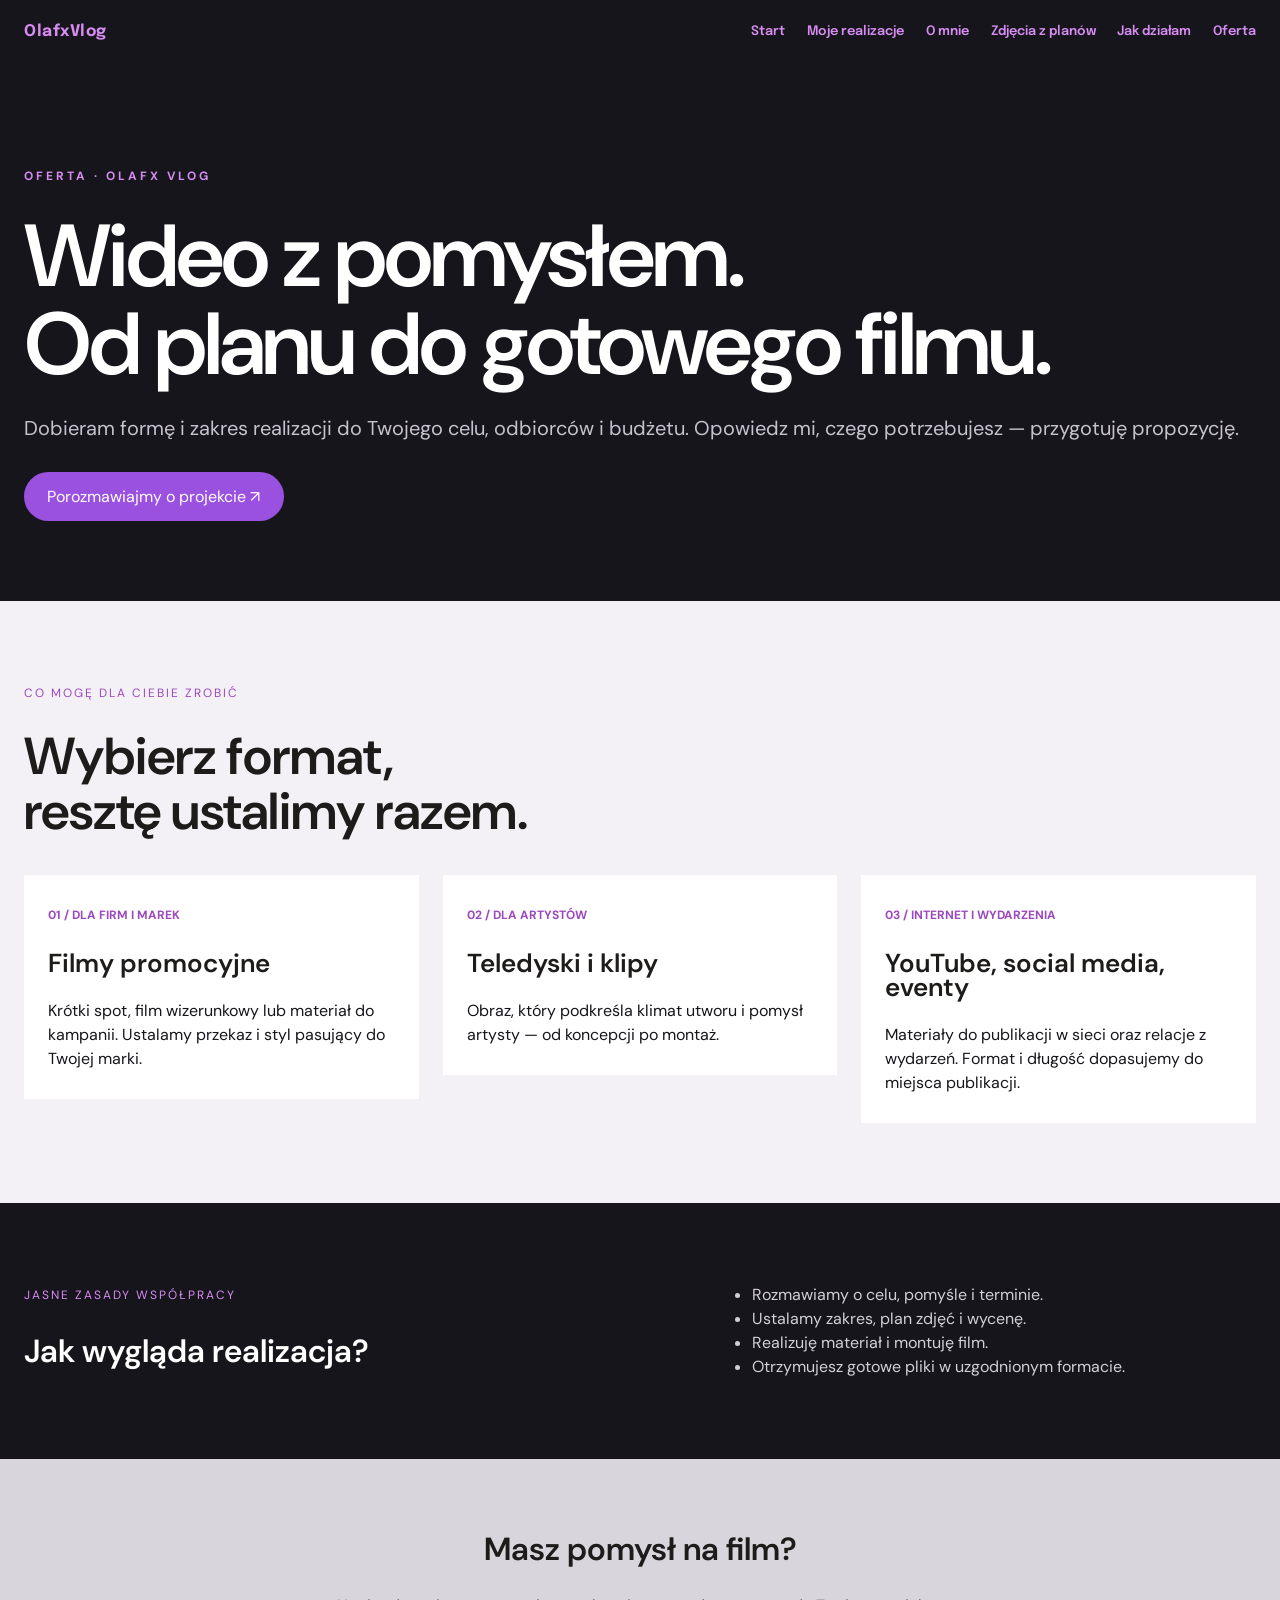
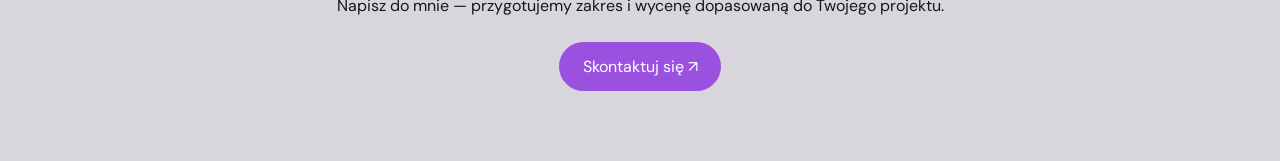
<file: docs/oferta/index.html>
<!DOCTYPE html>
<html lang="pl-PL">
<head>
	<meta charset="UTF-8">
		<meta name="viewport" content="width=device-width, initial-scale=1" />
<meta name='robots' content='max-image-preview:large' />
<title>Oferta &#8211; OlafxVlog</title>
<link rel='dns-prefetch' href='//localhost' />




<style id="wp-img-auto-sizes-contain-inline-css">
img:is([sizes=auto i],[sizes^="auto," i]){contain-intrinsic-size:3000px 1500px}
/*# sourceURL=wp-img-auto-sizes-contain-inline-css */
</style>
<style id="wp-emoji-styles-inline-css">

	img.wp-smiley, img.emoji {
		display: inline !important;
		border: none !important;
		box-shadow: none !important;
		height: 1em !important;
		width: 1em !important;
		margin: 0 0.07em !important;
		vertical-align: -0.1em !important;
		background: none !important;
		padding: 0 !important;
	}
/*# sourceURL=wp-emoji-styles-inline-css */
</style>
<style id="wp-block-library-inline-css">
:root{--wp-block-synced-color:#7a00df;--wp-block-synced-color--rgb:122,0,223;--wp-bound-block-color:var(--wp-block-synced-color);--wp-editor-canvas-background:#ddd;--wp-admin-theme-color:#007cba;--wp-admin-theme-color--rgb:0,124,186;--wp-admin-theme-color-darker-10:#006ba1;--wp-admin-theme-color-darker-10--rgb:0,107,160.5;--wp-admin-theme-color-darker-20:#005a87;--wp-admin-theme-color-darker-20--rgb:0,90,135;--wp-admin-border-width-focus:2px}@media (min-resolution:192dpi){:root{--wp-admin-border-width-focus:1.5px}}.wp-element-button{cursor:pointer}:root .has-very-light-gray-background-color{background-color:#eee}:root .has-very-dark-gray-background-color{background-color:#313131}:root .has-very-light-gray-color{color:#eee}:root .has-very-dark-gray-color{color:#313131}:root .has-vivid-green-cyan-to-vivid-cyan-blue-gradient-background{background:linear-gradient(135deg,#00d084,#0693e3)}:root .has-purple-crush-gradient-background{background:linear-gradient(135deg,#34e2e4,#4721fb 50%,#ab1dfe)}:root .has-hazy-dawn-gradient-background{background:linear-gradient(135deg,#faaca8,#dad0ec)}:root .has-subdued-olive-gradient-background{background:linear-gradient(135deg,#fafae1,#67a671)}:root .has-atomic-cream-gradient-background{background:linear-gradient(135deg,#fdd79a,#004a59)}:root .has-nightshade-gradient-background{background:linear-gradient(135deg,#330968,#31cdcf)}:root .has-midnight-gradient-background{background:linear-gradient(135deg,#020381,#2874fc)}:root{--wp--preset--font-size--normal:16px;--wp--preset--font-size--huge:42px}.has-regular-font-size{font-size:1em}.has-larger-font-size{font-size:2.625em}.has-normal-font-size{font-size:var(--wp--preset--font-size--normal)}.has-huge-font-size{font-size:var(--wp--preset--font-size--huge)}:root .has-text-align-center{text-align:center}:root .has-text-align-left{text-align:left}:root .has-text-align-right{text-align:right}.has-fit-text{white-space:nowrap!important}#end-resizable-editor-section{display:none}.aligncenter{clear:both}.items-justified-left{justify-content:flex-start}.items-justified-center{justify-content:center}.items-justified-right{justify-content:flex-end}.items-justified-space-between{justify-content:space-between}.screen-reader-text{word-wrap:normal!important;border:0;clip-path:inset(50%);height:1px;margin:-1px;overflow:hidden;padding:0;position:absolute;width:1px;word-break:normal!important}.screen-reader-text:focus{background-color:#ddd;clip-path:none;color:#444;display:block;font-size:1em;height:auto;left:5px;line-height:normal;padding:15px 23px 14px;text-decoration:none;top:5px;width:auto;z-index:100000}html :where(.has-border-color){border-style:solid}html :where([style^=border-color],[style*=";border-color"],[style*="; border-color"]){border-style:solid}html :where([style^=border-top-color],[style*=";border-top-color"],[style*="; border-top-color"]){border-top-style:solid}html :where([style^=border-right-color],[style*=";border-right-color"],[style*="; border-right-color"]){border-right-style:solid}html :where([style^=border-bottom-color],[style*=";border-bottom-color"],[style*="; border-bottom-color"]){border-bottom-style:solid}html :where([style^=border-left-color],[style*=";border-left-color"],[style*="; border-left-color"]){border-left-style:solid}html :where([style^=border-width],[style*=";border-width"],[style*="; border-width"]){border-style:solid}html :where([style^=border-top-width],[style*=";border-top-width"],[style*="; border-top-width"]){border-top-style:solid}html :where([style^=border-right-width],[style*=";border-right-width"],[style*="; border-right-width"]){border-right-style:solid}html :where([style^=border-bottom-width],[style*=";border-bottom-width"],[style*="; border-bottom-width"]){border-bottom-style:solid}html :where([style^=border-left-width],[style*=";border-left-width"],[style*="; border-left-width"]){border-left-style:solid}html :where(img[class*=wp-image-]){height:auto;max-width:100%}:where(figure){margin:0 0 1em}html :where(.is-position-sticky){--wp-admin--admin-bar--position-offset:var(--wp-admin--admin-bar--height,0px)}@media screen and (max-width:600px){html :where(.is-position-sticky){--wp-admin--admin-bar--position-offset:0px}}
/*# sourceURL=/wp-includes/css/dist/block-library/common.min.css */
</style>
<style id="global-styles-inline-css">
:root{--wp--preset--aspect-ratio--square: 1;--wp--preset--aspect-ratio--4-3: 4/3;--wp--preset--aspect-ratio--3-4: 3/4;--wp--preset--aspect-ratio--3-2: 3/2;--wp--preset--aspect-ratio--2-3: 2/3;--wp--preset--aspect-ratio--16-9: 16/9;--wp--preset--aspect-ratio--9-16: 9/16;--wp--preset--color--black: #000000;--wp--preset--color--cyan-bluish-gray: #abb8c3;--wp--preset--color--white: #ffffff;--wp--preset--color--pale-pink: #f78da7;--wp--preset--color--vivid-red: #cf2e2e;--wp--preset--color--luminous-vivid-orange: #ff6900;--wp--preset--color--luminous-vivid-amber: #fcb900;--wp--preset--color--light-green-cyan: #7bdcb5;--wp--preset--color--vivid-green-cyan: #00d084;--wp--preset--color--pale-cyan-blue: #8ed1fc;--wp--preset--color--vivid-cyan-blue: #0693e3;--wp--preset--color--vivid-purple: #9b51e0;--wp--preset--color--base: #fffdfd;--wp--preset--color--body-text: #666b68;--wp--preset--color--section-bg: #f6f6f6;--wp--preset--color--heading: #1d1c1a;--wp--preset--color--primary: #EF626C;--wp--preset--color--secondary: #1c1b19;--wp--preset--gradient--vivid-cyan-blue-to-vivid-purple: linear-gradient(135deg,rgb(6,147,227) 0%,rgb(155,81,224) 100%);--wp--preset--gradient--light-green-cyan-to-vivid-green-cyan: linear-gradient(135deg,rgb(122,220,180) 0%,rgb(0,208,130) 100%);--wp--preset--gradient--luminous-vivid-amber-to-luminous-vivid-orange: linear-gradient(135deg,rgb(252,185,0) 0%,rgb(255,105,0) 100%);--wp--preset--gradient--luminous-vivid-orange-to-vivid-red: linear-gradient(135deg,rgb(255,105,0) 0%,rgb(207,46,46) 100%);--wp--preset--gradient--very-light-gray-to-cyan-bluish-gray: linear-gradient(135deg,rgb(238,238,238) 0%,rgb(169,184,195) 100%);--wp--preset--gradient--cool-to-warm-spectrum: linear-gradient(135deg,rgb(74,234,220) 0%,rgb(151,120,209) 20%,rgb(207,42,186) 40%,rgb(238,44,130) 60%,rgb(251,105,98) 80%,rgb(254,248,76) 100%);--wp--preset--gradient--blush-light-purple: linear-gradient(135deg,rgb(255,206,236) 0%,rgb(152,150,240) 100%);--wp--preset--gradient--blush-bordeaux: linear-gradient(135deg,rgb(254,205,165) 0%,rgb(254,45,45) 50%,rgb(107,0,62) 100%);--wp--preset--gradient--luminous-dusk: linear-gradient(135deg,rgb(255,203,112) 0%,rgb(199,81,192) 50%,rgb(65,88,208) 100%);--wp--preset--gradient--pale-ocean: linear-gradient(135deg,rgb(255,245,203) 0%,rgb(182,227,212) 50%,rgb(51,167,181) 100%);--wp--preset--gradient--electric-grass: linear-gradient(135deg,rgb(202,248,128) 0%,rgb(113,206,126) 100%);--wp--preset--gradient--midnight: linear-gradient(135deg,rgb(2,3,129) 0%,rgb(40,116,252) 100%);--wp--preset--font-size--small: 14px;--wp--preset--font-size--medium: 18px;--wp--preset--font-size--large: 26px;--wp--preset--font-size--x-large: 42px;--wp--preset--font-size--body-text: 16px;--wp--preset--font-size--regular: 22px;--wp--preset--font-size--extra-large: 32px;--wp--preset--font-size--big: clamp(33px, calc(2.0625rem + ((1vw - 3.2px) * 2.0625)), 66px);;--wp--preset--font-size--huge: clamp(40px, calc(2.25rem + ((1vw - 3.2px) * 2.375)), 74px);;--wp--preset--font-size--gigantic: clamp(42px, calc(2.625rem + ((1vw - 3.2px) * 2.75)), 86px);;--wp--preset--font-size--banner-title: clamp(2.5rem, 2.113rem + 1.935vw, 4rem);;--wp--preset--font-size--section-title: clamp(2rem, 1.871rem + 0.645vw, 2.5rem);;--wp--preset--font-family--epilogue: "Epilogue", sans-serif;--wp--preset--spacing--20: 0.44rem;--wp--preset--spacing--30: 0.67rem;--wp--preset--spacing--40: 1rem;--wp--preset--spacing--50: 1.5rem;--wp--preset--spacing--60: 2.25rem;--wp--preset--spacing--70: 3.38rem;--wp--preset--spacing--80: 5.06rem;--wp--preset--shadow--natural: 6px 6px 9px rgba(0, 0, 0, 0.2);--wp--preset--shadow--deep: 12px 12px 50px rgba(0, 0, 0, 0.4);--wp--preset--shadow--sharp: 6px 6px 0px rgba(0, 0, 0, 0.2);--wp--preset--shadow--outlined: 6px 6px 0px -3px rgb(255, 255, 255), 6px 6px rgb(0, 0, 0);--wp--preset--shadow--crisp: 6px 6px 0px rgb(0, 0, 0);}.wp-block-button{--wp--preset--dimension--25: 25%;--wp--preset--dimension--50: 50%;--wp--preset--dimension--75: 75%;--wp--preset--dimension--100: 100%;}:root { --wp--style--global--content-size: 1500px;--wp--style--global--wide-size: 1280px; }:where(body) { margin: 0; }.wp-site-blocks { padding-top: var(--wp--style--root--padding-top); padding-bottom: var(--wp--style--root--padding-bottom); }.has-global-padding { padding-right: var(--wp--style--root--padding-right); padding-left: var(--wp--style--root--padding-left); }.has-global-padding > .alignfull { margin-right: calc(var(--wp--style--root--padding-right) * -1); margin-left: calc(var(--wp--style--root--padding-left) * -1); }.has-global-padding :where(:not(.alignfull.is-layout-flow) > .has-global-padding:not(.wp-block-block, .alignfull)) { padding-right: 0; padding-left: 0; }.has-global-padding :where(:not(.alignfull.is-layout-flow) > .has-global-padding:not(.wp-block-block, .alignfull)) > .alignfull { margin-left: 0; margin-right: 0; }.wp-site-blocks > .alignleft { float: left; margin-right: 2em; }.wp-site-blocks > .alignright { float: right; margin-left: 2em; }.wp-site-blocks > .aligncenter { justify-content: center; margin-left: auto; margin-right: auto; }:where(.wp-site-blocks) > * { margin-block-start: 24px; margin-block-end: 0; }:where(.wp-site-blocks) > :first-child { margin-block-start: 0; }:where(.wp-site-blocks) > :last-child { margin-block-end: 0; }:root { --wp--style--block-gap: 24px; }:root :where(.is-layout-flow) > :first-child{margin-block-start: 0;}:root :where(.is-layout-flow) > :last-child{margin-block-end: 0;}:root :where(.is-layout-flow) > *{margin-block-start: 24px;margin-block-end: 0;}:root :where(.is-layout-constrained) > :first-child{margin-block-start: 0;}:root :where(.is-layout-constrained) > :last-child{margin-block-end: 0;}:root :where(.is-layout-constrained) > *{margin-block-start: 24px;margin-block-end: 0;}:root :where(.is-layout-flex){gap: 24px;}:root :where(.is-layout-grid){gap: 24px;}.is-layout-flow > .alignleft{float: left;margin-inline-start: 0;margin-inline-end: 2em;}.is-layout-flow > .alignright{float: right;margin-inline-start: 2em;margin-inline-end: 0;}.is-layout-flow > .aligncenter{margin-left: auto !important;margin-right: auto !important;}.is-layout-constrained > .alignleft{float: left;margin-inline-start: 0;margin-inline-end: 2em;}.is-layout-constrained > .alignright{float: right;margin-inline-start: 2em;margin-inline-end: 0;}.is-layout-constrained > .aligncenter{margin-left: auto !important;margin-right: auto !important;}.is-layout-constrained > :where(:not(.alignleft):not(.alignright):not(.alignfull)){max-width: var(--wp--style--global--content-size);margin-left: auto !important;margin-right: auto !important;}.is-layout-constrained > .alignwide{max-width: var(--wp--style--global--wide-size);}body .is-layout-flex{display: flex;}.is-layout-flex{flex-wrap: wrap;align-items: center;}.is-layout-flex > :is(*, div){margin: 0;}body .is-layout-grid{display: grid;}.is-layout-grid > :is(*, div){margin: 0;}body{background-color: var(--wp--preset--color--base);color: var(--wp--preset--color--body-text);font-family: var(--wp--preset--font-family--epilogue);font-size: var(--wp--preset--font-size--body-text);font-weight: 400;line-height: 1.5rem;margin-top: 0;margin-right: 0;margin-bottom: 0;margin-left: 0;--wp--style--root--padding-top: 0;--wp--style--root--padding-right: 0;--wp--style--root--padding-bottom: 0;--wp--style--root--padding-left: 0;}a:where(:not(.wp-element-button)){color: var(--wp--preset--color--heading);}:root :where(a:where(:not(.wp-element-button)):hover){color: var(--wp--preset--color--primary);}:root :where(a:where(:not(.wp-element-button)):focus){color: var(--wp--preset--color--primary);outline-style: dotted;outline-width: 1px;}h1, h2, h3, h4, h5, h6{color: var(--wp--preset--color--heading);font-family: var(--wp--preset--font-family--raleway);font-weight: 600;}h1{font-size: 38px;line-height: 1.5;}h2{font-size: 32px;line-height: 1.3;}h3{font-size: 26px;}h4{font-size: 22px;}h5{font-size: 18px;}h6{font-size: 16px;}:root :where(.wp-element-button, .wp-block-button__link){background-color: var(--wp--preset--color--primary);border-width: 0;color: var(--wp--preset--color--white);font-family: inherit;font-size: inherit;font-style: inherit;font-weight: inherit;letter-spacing: inherit;line-height: inherit;padding-top: calc(0.667em + 2px);padding-right: calc(1.333em + 2px);padding-bottom: calc(0.667em + 2px);padding-left: calc(1.333em + 2px);text-decoration: none;text-transform: inherit;}:root :where(.wp-element-button:hover, .wp-block-button__link:hover){background-color: var(--wp--preset--color--secondary);color: var(--wp--preset--color--white);}.has-black-color{color: var(--wp--preset--color--black) !important;}.has-cyan-bluish-gray-color{color: var(--wp--preset--color--cyan-bluish-gray) !important;}.has-white-color{color: var(--wp--preset--color--white) !important;}.has-pale-pink-color{color: var(--wp--preset--color--pale-pink) !important;}.has-vivid-red-color{color: var(--wp--preset--color--vivid-red) !important;}.has-luminous-vivid-orange-color{color: var(--wp--preset--color--luminous-vivid-orange) !important;}.has-luminous-vivid-amber-color{color: var(--wp--preset--color--luminous-vivid-amber) !important;}.has-light-green-cyan-color{color: var(--wp--preset--color--light-green-cyan) !important;}.has-vivid-green-cyan-color{color: var(--wp--preset--color--vivid-green-cyan) !important;}.has-pale-cyan-blue-color{color: var(--wp--preset--color--pale-cyan-blue) !important;}.has-vivid-cyan-blue-color{color: var(--wp--preset--color--vivid-cyan-blue) !important;}.has-vivid-purple-color{color: var(--wp--preset--color--vivid-purple) !important;}.has-base-color{color: var(--wp--preset--color--base) !important;}.has-body-text-color{color: var(--wp--preset--color--body-text) !important;}.has-section-bg-color{color: var(--wp--preset--color--section-bg) !important;}.has-heading-color{color: var(--wp--preset--color--heading) !important;}.has-primary-color{color: var(--wp--preset--color--primary) !important;}.has-secondary-color{color: var(--wp--preset--color--secondary) !important;}.has-black-background-color{background-color: var(--wp--preset--color--black) !important;}.has-cyan-bluish-gray-background-color{background-color: var(--wp--preset--color--cyan-bluish-gray) !important;}.has-white-background-color{background-color: var(--wp--preset--color--white) !important;}.has-pale-pink-background-color{background-color: var(--wp--preset--color--pale-pink) !important;}.has-vivid-red-background-color{background-color: var(--wp--preset--color--vivid-red) !important;}.has-luminous-vivid-orange-background-color{background-color: var(--wp--preset--color--luminous-vivid-orange) !important;}.has-luminous-vivid-amber-background-color{background-color: var(--wp--preset--color--luminous-vivid-amber) !important;}.has-light-green-cyan-background-color{background-color: var(--wp--preset--color--light-green-cyan) !important;}.has-vivid-green-cyan-background-color{background-color: var(--wp--preset--color--vivid-green-cyan) !important;}.has-pale-cyan-blue-background-color{background-color: var(--wp--preset--color--pale-cyan-blue) !important;}.has-vivid-cyan-blue-background-color{background-color: var(--wp--preset--color--vivid-cyan-blue) !important;}.has-vivid-purple-background-color{background-color: var(--wp--preset--color--vivid-purple) !important;}.has-base-background-color{background-color: var(--wp--preset--color--base) !important;}.has-body-text-background-color{background-color: var(--wp--preset--color--body-text) !important;}.has-section-bg-background-color{background-color: var(--wp--preset--color--section-bg) !important;}.has-heading-background-color{background-color: var(--wp--preset--color--heading) !important;}.has-primary-background-color{background-color: var(--wp--preset--color--primary) !important;}.has-secondary-background-color{background-color: var(--wp--preset--color--secondary) !important;}.has-black-border-color{border-color: var(--wp--preset--color--black) !important;}.has-cyan-bluish-gray-border-color{border-color: var(--wp--preset--color--cyan-bluish-gray) !important;}.has-white-border-color{border-color: var(--wp--preset--color--white) !important;}.has-pale-pink-border-color{border-color: var(--wp--preset--color--pale-pink) !important;}.has-vivid-red-border-color{border-color: var(--wp--preset--color--vivid-red) !important;}.has-luminous-vivid-orange-border-color{border-color: var(--wp--preset--color--luminous-vivid-orange) !important;}.has-luminous-vivid-amber-border-color{border-color: var(--wp--preset--color--luminous-vivid-amber) !important;}.has-light-green-cyan-border-color{border-color: var(--wp--preset--color--light-green-cyan) !important;}.has-vivid-green-cyan-border-color{border-color: var(--wp--preset--color--vivid-green-cyan) !important;}.has-pale-cyan-blue-border-color{border-color: var(--wp--preset--color--pale-cyan-blue) !important;}.has-vivid-cyan-blue-border-color{border-color: var(--wp--preset--color--vivid-cyan-blue) !important;}.has-vivid-purple-border-color{border-color: var(--wp--preset--color--vivid-purple) !important;}.has-base-border-color{border-color: var(--wp--preset--color--base) !important;}.has-body-text-border-color{border-color: var(--wp--preset--color--body-text) !important;}.has-section-bg-border-color{border-color: var(--wp--preset--color--section-bg) !important;}.has-heading-border-color{border-color: var(--wp--preset--color--heading) !important;}.has-primary-border-color{border-color: var(--wp--preset--color--primary) !important;}.has-secondary-border-color{border-color: var(--wp--preset--color--secondary) !important;}.has-vivid-cyan-blue-to-vivid-purple-gradient-background{background: var(--wp--preset--gradient--vivid-cyan-blue-to-vivid-purple) !important;}.has-light-green-cyan-to-vivid-green-cyan-gradient-background{background: var(--wp--preset--gradient--light-green-cyan-to-vivid-green-cyan) !important;}.has-luminous-vivid-amber-to-luminous-vivid-orange-gradient-background{background: var(--wp--preset--gradient--luminous-vivid-amber-to-luminous-vivid-orange) !important;}.has-luminous-vivid-orange-to-vivid-red-gradient-background{background: var(--wp--preset--gradient--luminous-vivid-orange-to-vivid-red) !important;}.has-very-light-gray-to-cyan-bluish-gray-gradient-background{background: var(--wp--preset--gradient--very-light-gray-to-cyan-bluish-gray) !important;}.has-cool-to-warm-spectrum-gradient-background{background: var(--wp--preset--gradient--cool-to-warm-spectrum) !important;}.has-blush-light-purple-gradient-background{background: var(--wp--preset--gradient--blush-light-purple) !important;}.has-blush-bordeaux-gradient-background{background: var(--wp--preset--gradient--blush-bordeaux) !important;}.has-luminous-dusk-gradient-background{background: var(--wp--preset--gradient--luminous-dusk) !important;}.has-pale-ocean-gradient-background{background: var(--wp--preset--gradient--pale-ocean) !important;}.has-electric-grass-gradient-background{background: var(--wp--preset--gradient--electric-grass) !important;}.has-midnight-gradient-background{background: var(--wp--preset--gradient--midnight) !important;}.has-small-font-size{font-size: var(--wp--preset--font-size--small) !important;}.has-medium-font-size{font-size: var(--wp--preset--font-size--medium) !important;}.has-large-font-size{font-size: var(--wp--preset--font-size--large) !important;}.has-x-large-font-size{font-size: var(--wp--preset--font-size--x-large) !important;}.has-body-text-font-size{font-size: var(--wp--preset--font-size--body-text) !important;}.has-regular-font-size{font-size: var(--wp--preset--font-size--regular) !important;}.has-extra-large-font-size{font-size: var(--wp--preset--font-size--extra-large) !important;}.has-big-font-size{font-size: var(--wp--preset--font-size--big) !important;}.has-huge-font-size{font-size: var(--wp--preset--font-size--huge) !important;}.has-gigantic-font-size{font-size: var(--wp--preset--font-size--gigantic) !important;}.has-banner-title-font-size{font-size: var(--wp--preset--font-size--banner-title) !important;}.has-section-title-font-size{font-size: var(--wp--preset--font-size--section-title) !important;}.has-epilogue-font-family{font-family: var(--wp--preset--font-family--epilogue) !important;}
html, body {
  margin: 0 !important;
  background-color: #17151c !important;
}

/* Czytelne pola formularza kontaktowego */
.wpcf7 form label {
  color: #f5f3f7 !important;
}
.wpcf7 form input:not([type=submit]):not([type=checkbox]):not([type=radio]),
.wpcf7 form textarea {
  color: #f5f3f7 !important;
  caret-color: #f5f3f7;
  background-color: #25232a !important;
}
.wpcf7 form input::placeholder,
.wpcf7 form textarea::placeholder {
  color: #c6c3cc !important;
  opacity: 1;
}
/*# sourceURL=global-styles-inline-css */
</style>
<style id="wp-block-template-skip-link-inline-css">
/*! This file is auto-generated */
.skip-link.screen-reader-text{border:0;clip-path:inset(50%);height:1px;margin:-1px;overflow:hidden;padding:0;position:absolute!important;width:1px;word-wrap:normal!important;word-break:normal!important}.skip-link.screen-reader-text:focus{background-color:#eee;clip-path:none;color:#444;display:block;font-size:1em;height:auto;left:5px;line-height:normal;padding:15px 23px 14px;text-decoration:none;top:5px;width:auto;z-index:100000}
/*# sourceURL=/wp-includes/css/wp-block-template-skip-link.min.css */
</style>



<style id="elementor-frontend-inline-css">
.e-heading-base a, .e-paragraph-base a { all: unset; cursor: pointer; }form[data-element_type="e-form"].form-state-success [data-element_type="e-form-success-message"],form[data-element_type="e-form"].form-state-error [data-element_type="e-form-error-message"]{ display: block; }.elementor-edit-mode [data-element_type="e-form-success-message"]:is(.elementor-element-editable, :has(.elementor-element-editable), :has(> .elementor-empty-view)),.elementor-edit-mode [data-element_type="e-form-error-message"]:is(.elementor-element-editable, :has(.elementor-element-editable), :has(> .elementor-empty-view)){ display: block; }.e-background-video { position: relative; overflow: hidden; }.e-background-video__media { position: absolute; inset: 0; width: 100%; height: 100%; object-fit: cover; pointer-events: none; z-index: 0; }.e-background-video__content { position: relative; z-index: 1; flex: 1 1 auto; }.elementor-edit-mode .e-background-video__content.e-atomic-element:has(> .elementor-empty-view) { display: flex; flex-direction: column; flex: 1 1 auto; min-height: 0; }.elementor-edit-mode .e-background-video__content.e-atomic-element:has(> .elementor-empty-view) > .elementor-empty-view.elementor-empty-view { position: relative; flex: 1 1 auto; min-height: 120px; height: auto; width: 100%; }.elementor-edit-mode .e-background-video__content.e-atomic-element:has(> .elementor-empty-view) > .elementor-empty-view > .elementor-first-add { position: absolute; inset: 0; width: 100%; height: 100%; }.e-background-video__controls { z-index: 2; }.e-background-video__play, .e-background-video__pause { appearance: none; -webkit-appearance: none; }.e-background-video.e-background-video--playing .e-background-video__play { display: none; }.e-background-video.e-background-video--paused .e-background-video__pause { display: none; }.e-background-video:not(.e-background-video--playing):not(.e-background-video--paused) .e-background-video__controls,.e-background-video:not(.e-background-video--playing):not(.e-background-video--paused) .e-background-video__play,.e-background-video:not(.e-background-video--playing):not(.e-background-video--paused) .e-background-video__pause { display: none; }.e-accordion-item-header-base { list-style: none; }.e-accordion-item-header-base::-webkit-details-marker { display: none; }.e-accordion-item-base { interpolate-size: allow-keywords; }.e-accordion-item-base::details-content {block-size: 0; overflow: hidden;transition: block-size .3s ease, content-visibility .3s ease allow-discrete;}.e-accordion-item-base[open]::details-content { block-size: auto; }.e-accordion-item-icon-base.e-accordion-item-icon-base .e-svg-base { width: auto; height: 100%; max-width: 100%; }.e-accordion-item-icon-base.e-accordion-item-icon-base .e-svg-base svg { width: auto !important; }.e-accordion-item-icon-base svg { transition: transform .3s ease; }.e-accordion-item-base[open] > summary .e-accordion-item-icon-base svg { transform: rotate(180deg); }
/*# sourceURL=elementor-frontend-inline-css */
</style>




<link rel='stylesheet' id='elementor-gf-dmsans-css' href='https://fonts.googleapis.com/css?family=DM+Sans:100,100italic,200,200italic,300,300italic,400,400italic,500,500italic,600,600italic,700,700italic,800,800italic,900,900italic&#038;display=swap&#038;subset=latin-ext' media='all' />



<meta name="generator" content="WordPress 7.1.4" />


<meta name="generator" content="Elementor 4.3.6; features: e_font_icon_svg, additional_custom_breakpoints; settings: css_print_method-external, google_font-enabled, font_display-swap">
			<style>
				.e-con.e-parent:nth-of-type(n+4):not(.e-lazyloaded):not(.e-no-lazyload),
				.e-con.e-parent:nth-of-type(n+4):not(.e-lazyloaded):not(.e-no-lazyload) * {
					background-image: none !important;
				}
				@media screen and (max-height: 1024px) {
					.e-con.e-parent:nth-of-type(n+3):not(.e-lazyloaded):not(.e-no-lazyload),
					.e-con.e-parent:nth-of-type(n+3):not(.e-lazyloaded):not(.e-no-lazyload) * {
						background-image: none !important;
					}
				}
				@media screen and (max-height: 640px) {
					.e-con.e-parent:nth-of-type(n+2):not(.e-lazyloaded):not(.e-no-lazyload),
					.e-con.e-parent:nth-of-type(n+2):not(.e-lazyloaded):not(.e-no-lazyload) * {
						background-image: none !important;
					}
				}
			</style>
			<style class="wp-fonts-local">
@font-face{font-family:Epilogue;font-style:normal;font-weight:400;font-display:fallback;src:url('../wp-content/themes/devotion/assets/fonts/epilogue/Epilogue-Regular.ttf') format('truetype');}
@font-face{font-family:Epilogue;font-style:normal;font-weight:500;font-display:fallback;src:url('../wp-content/themes/devotion/assets/fonts/epilogue/Epilogue-Medium.ttf') format('truetype');}
@font-face{font-family:Epilogue;font-style:normal;font-weight:600;font-display:fallback;src:url('../wp-content/themes/devotion/assets/fonts/epilogue/Epilogue-SemiBold.ttf') format('truetype');}
@font-face{font-family:Epilogue;font-style:normal;font-weight:700;font-display:fallback;src:url('../wp-content/themes/devotion/assets/fonts/epilogue/Epilogue-Bold.ttf') format('truetype');}
</style>
<style id="olafxvlog-transparent-menu">

/* Nadpisanie inline style background-color na nawigacji */
.wp-block-group[style*="background-color: #1c1b19"],
.wp-block-group[style*="background-color:#1c1b19"] {
    background-color: transparent !important;
}

/* Przezroczyste menu */
.wp-block-navigation,
.wp-block-navigation ul,
.wp-block-navigation.has-background,
.wp-block-navigation__responsive-container,
.wp-block-navigation__responsive-container-content,
.has-secondary-background-color {
    background: transparent !important;
    background-color: transparent !important;
}

/* Ramka po lewej - reset marginesów Elementora */
.elementor .e-con,
.elementor-section-wrap {
    margin-left: 0 !important;
    margin-right: 0 !important;
}

</style>
	<meta name="viewport" content="width=device-width, initial-scale=1.0, viewport-fit=cover" /><link rel="stylesheet" href="../wp-content/uploads/elementor/css/post-49.css"><link rel="stylesheet" href="../wp-content/uploads/elementor/css/base-desktop.css"><link rel="stylesheet" href="../wp-content/uploads/elementor/css/base-mobile.css"><link rel="stylesheet" href="../wp-content/uploads/elementor/css/post-113.css"><style id="static-navigation">.wp-block-navigation__responsive-container-open,.wp-block-navigation__responsive-container-close{display:none!important}.wp-block-navigation__responsive-container{display:block!important;position:static!important;width:auto!important;height:auto!important;max-height:none!important;opacity:1!important;visibility:visible!important;overflow:visible!important;background:transparent!important}.wp-block-navigation__responsive-container-content{display:block!important;visibility:visible!important}.wp-block-navigation__container{display:flex!important;flex-wrap:wrap!important;justify-content:center!important;gap:1rem!important}.portfolio-brand-nav,body:not(.page-id-73) .wp-block-group:has(> .portfolio-brand-nav),.wp-block-group:has(> nav.wp-block-navigation){display:none!important}.ov-site-header{position:relative;z-index:100;display:flex;align-items:center;justify-content:space-between;gap:24px;width:100%;min-height:64px;padding:12px 24px;box-sizing:border-box;background:#17151c;color:#d68cf1;font-family:inherit}body.page-id-73 .ov-site-header{position:absolute;top:0;left:0;background:transparent}.ov-site-brand{flex:0 0 auto;color:#d68cf1!important;text-decoration:none!important;font-size:16px;font-weight:800;letter-spacing:.5px}.ov-desktop-navigation{display:flex;align-items:center;justify-content:flex-end;gap:clamp(10px,1.7vw,22px);min-width:0;white-space:nowrap}.ov-desktop-navigation a,.ov-mobile-links a{color:#d68cf1!important;text-decoration:none!important;font-size:13px;font-weight:600;line-height:1.35}.ov-desktop-navigation a:hover,.ov-mobile-links a:hover{color:#fff!important}.ov-mobile-navigation{display:none;position:relative;margin-left:auto}.ov-mobile-navigation summary{display:flex;align-items:center;justify-content:center;gap:8px;min-height:44px;padding:0 15px;border:1px solid #56445f;border-radius:999px;background:#292631;color:#f5eafb;font-size:14px;font-weight:700;list-style:none;cursor:pointer}.ov-mobile-navigation summary::-webkit-details-marker{display:none}.ov-mobile-links{position:absolute;top:calc(100% + 10px);right:0;z-index:110;display:flex;flex-direction:column;gap:2px;width:min(270px,calc(100vw - 32px));padding:9px;border:1px solid #393440;border-radius:17px;background:#211e27;box-shadow:0 18px 46px rgba(0,0,0,.4)}.ov-mobile-links a{display:flex;align-items:center;min-height:46px;padding:0 14px;border-radius:10px;font-size:15px}.ov-mobile-links a:hover{background:#302c37}.ov-form-status{margin:12px 0 0;color:#d7f6de;font-size:14px;line-height:1.5}.portfolio-brand-nav{display:flex!important;flex-wrap:nowrap!important;justify-content:flex-start!important;align-items:center!important;gap:12px!important;overflow-x:auto!important;white-space:nowrap!important}.portfolio-brand-nav p{margin:0!important}.portfolio-brand-nav a{color:#d68cf1!important;text-decoration:none!important}.elementor-73 .elementor-element-36d092e{width:100%;margin:22px auto 30px;padding:0 20px;box-sizing:border-box}.elementor-73 .elementor-social-icons-wrapper{display:flex!important;flex-flow:row wrap!important;justify-content:center!important;align-items:center!important;gap:12px!important}.elementor-73 .elementor-social-icons-wrapper .elementor-grid-item{display:block!important;flex:0 0 auto!important}.elementor-73 .elementor-social-icons-wrapper .elementor-screen-only{position:absolute!important;width:1px!important;height:1px!important;padding:0!important;margin:-1px!important;overflow:hidden!important;clip:rect(0,0,0,0)!important;white-space:nowrap!important;border:0!important}.elementor-73 .elementor-social-icons-wrapper .elementor-icon{display:inline-flex!important;align-items:center!important;justify-content:center!important;width:46px!important;height:46px!important;padding:0!important;border-radius:50%!important;background:#292631!important;color:#f4eff8!important;transition:transform .2s ease,background .2s ease}.elementor-73 .elementor-social-icons-wrapper .elementor-icon:hover{transform:translateY(-3px);background:#8c4bd1!important}.elementor-73 .elementor-social-icons-wrapper svg{display:block!important;width:20px!important;height:20px!important;max-width:20px!important;max-height:20px!important;fill:currentColor!important}.elementor-73 .elementor-element-06c989a{width:min(100% - 40px,680px)!important;margin:0 auto 48px!important}.elementor-73 .elementor-element-06c989a .wpcf7{padding:28px!important;border:1px solid #393440!important;border-radius:22px!important;background:#211e27!important;box-shadow:0 18px 50px rgba(0,0,0,.22)!important}.elementor-73 .elementor-element-06c989a .wpcf7 form p{margin:0 0 17px!important}.elementor-73 .elementor-element-06c989a .wpcf7 form label{display:block!important;color:#eee8f2!important;font-size:14px!important;font-weight:600!important;line-height:1.55!important}.elementor-73 .elementor-element-06c989a .wpcf7-form-control-wrap{display:block!important;margin-top:7px!important}.elementor-73 .elementor-element-06c989a .wpcf7 input:not([type=submit]),.elementor-73 .elementor-element-06c989a .wpcf7 textarea{display:block!important;width:100%!important;max-width:100%!important;box-sizing:border-box!important;padding:13px 15px!important;border:1px solid #4a4453!important;border-radius:11px!important;background:#302c37!important;color:#fff!important;font:inherit!important;outline:none!important;transition:border-color .2s ease,box-shadow .2s ease}.elementor-73 .elementor-element-06c989a .wpcf7 input:focus,.elementor-73 .elementor-element-06c989a .wpcf7 textarea:focus{border-color:#bd75eb!important;box-shadow:0 0 0 3px rgba(189,117,235,.18)!important}.elementor-73 .elementor-element-06c989a .wpcf7 textarea{min-height:145px!important;resize:vertical!important}.elementor-73 .elementor-element-06c989a .wpcf7 input[type=submit]{display:inline-flex!important;align-items:center!important;justify-content:center!important;width:auto!important;min-width:150px!important;padding:13px 24px!important;border:0!important;border-radius:999px!important;background:#9652db!important;color:white!important;font-weight:700!important;cursor:pointer!important;transition:transform .2s ease,background .2s ease}.elementor-73 .elementor-element-06c989a .wpcf7 input[type=submit]:hover{transform:translateY(-2px);background:#aa65eb!important}.elementor-73 .elementor-element-06c989a .wpcf7 .wpcf7-response-output{color:#eee8f2!important}.elementor-99 .e-youtube-base{display:inline-block!important;vertical-align:top;width:500px;max-width:calc(100vw - 48px);height:auto!important;aspect-ratio:16/9;margin:10px;overflow:hidden}.elementor-99 .e-youtube-base iframe{display:block;width:100%;height:100%;border:0}.elementor-99 .e-235416d-37e6544,.elementor-99 .e-8392875-91f4352,.elementor-99 .e-40be9d1-95b2715,.elementor-99 .e-2113d0b-c2fb46c,.elementor-99 .e-3a06204-0a8653b{width:250px;aspect-ratio:9/16}@media(max-width:760px){.portfolio-brand-nav{gap:10px!important}.portfolio-brand-nav p{font-size:13px!important}}@media(max-width:767px){.elementor-99 .e-youtube-base{width:300px;max-width:calc(100vw - 48px);margin:8px auto;display:block!important}.elementor-99 .e-235416d-37e6544,.elementor-99 .e-8392875-91f4352,.elementor-99 .e-40be9d1-95b2715,.elementor-99 .e-2113d0b-c2fb46c,.elementor-99 .e-3a06204-0a8653b{width:220px}}@media(max-width:600px){.elementor-73 .elementor-element-06c989a{width:calc(100% - 32px)!important}.elementor-73 .elementor-element-06c989a .wpcf7{padding:21px 17px!important;border-radius:18px!important}.elementor-73 .elementor-social-icons-wrapper{gap:10px!important}.elementor-73 .elementor-social-icons-wrapper .elementor-icon{width:44px!important;height:44px!important}}@media(max-width:860px){.ov-site-header{min-height:62px;padding:10px 16px;gap:12px}.ov-desktop-navigation{display:none!important}.ov-mobile-navigation{display:block!important}.wp-block-buttons{display:flex!important;flex-flow:row wrap!important;align-items:center!important;gap:12px!important}.wp-block-buttons>.wp-block-button{flex:0 1 auto!important;width:auto!important;max-width:100%!important;margin:0!important}.wp-block-button__link{display:inline-flex!important;align-items:center!important;justify-content:center!important;max-width:100%!important;min-height:46px;box-sizing:border-box!important;white-space:normal!important;overflow-wrap:anywhere;line-height:1.35!important;text-align:center!important;padding:12px 18px!important}.elementor .elementor-button-wrapper{display:flex!important;flex-flow:row wrap!important;align-items:center!important;gap:12px!important;max-width:100%}.elementor .elementor-button{display:inline-flex!important;align-items:center!important;justify-content:center!important;width:auto!important;max-width:100%!important;min-height:46px;box-sizing:border-box!important;white-space:normal!important;overflow-wrap:anywhere;line-height:1.35!important;text-align:center!important;padding:12px 18px!important}.elementor .elementor-element{min-width:0}.elementor .e-con,.elementor .e-con-inner{max-width:100%;box-sizing:border-box}.elementor img,.wp-block-image img{max-width:100%;height:auto}.wp-site-blocks{overflow-x:clip}}@media(max-width:767px){body.page-id-74 .elementor-74 .elementor-element-5502da81{width:100%!important;max-width:100%!important}body.page-id-74 .wp-block-group[style*="padding: 56px 24px 56px"]{padding:38px 20px 26px!important}body.page-id-74 .wp-block-group[style*="background-color: #111116"]{padding:34px 16px!important;background:#17151c!important}body.page-id-74 .wp-block-columns{display:grid!important;grid-template-columns:minmax(0,1fr)!important;gap:14px!important;width:calc(100vw - 40px)!important;max-width:620px!important;box-sizing:border-box!important;margin:0 auto 14px!important;padding:0!important}body.page-id-74 .wp-block-column{width:100%!important;min-width:0!important;margin:0!important}body.page-id-74 .wp-block-column>.wp-block-group[style*="#24212b"]{width:100%!important;max-width:100%!important;min-width:0!important;box-sizing:border-box!important;padding:20px!important;border:1px solid #3a3542!important;border-left:3px solid #b86ce3!important;border-radius:16px!important;background:#24212b!important;box-shadow:0 8px 24px rgba(0,0,0,.16)}body.page-id-74 .wp-block-column>.wp-block-group[style*="#24212b"]>p:first-child{margin:0 0 8px!important;color:#df9af5!important;font-size:11px!important;letter-spacing:1.5px!important;line-height:1.35!important}body.page-id-74 .wp-block-column>.wp-block-group[style*="#24212b"] h3{margin:0 0 10px!important;font-size:clamp(20px,5.5vw,24px)!important;line-height:1.22!important;letter-spacing:-.02em!important;overflow-wrap:anywhere!important;text-transform:none!important}body.page-id-74 .wp-block-column>.wp-block-group[style*="#24212b"] p:last-child{margin:0!important;color:#e1dde6!important;font-size:15px!important;line-height:1.6!important}body.page-id-74 .wp-block-group h1{font-size:clamp(40px,10vw,58px)!important;line-height:1.08!important;letter-spacing:-.03em!important}body.page-id-74 .wp-block-group p{overflow-wrap:break-word}body.page-id-74 .wp-block-buttons{display:grid!important;grid-template-columns:minmax(0,1fr)!important;width:min(100%,380px)!important;gap:10px!important;margin-left:auto!important;margin-right:auto!important}body.page-id-74 .wp-block-buttons>.wp-block-button,body.page-id-74 .wp-block-buttons .wp-block-button__link{width:100%!important;max-width:100%!important}body.page-id-74 .wp-block-buttons .wp-block-button__link{min-height:48px!important}</style></head>
<body class="wp-singular page-template page-template-elementor_canvas page page-id-113 wp-custom-logo wp-embed-responsive wp-theme-devotion ally-default elementor-default elementor-template-canvas elementor-kit-49 elementor-page elementor-page-113"><header class="ov-site-header"><a class="ov-site-brand" href="../">OlafxVlog</a><nav class="ov-desktop-navigation" aria-label="Menu główne"><a href="../">Start</a><a href="../moje-realizacje/">Moje realizacje</a><a href="../o-mnie/">O mnie</a><a href="../zdjecia-z-planow/">Zdjęcia z planów</a><a href="../jak-dzialam/">Jak działam</a><a href="./">Oferta</a></nav><details class="ov-mobile-navigation"><summary aria-label="Pokaż menu"><span aria-hidden="true">☰</span> Menu</summary><nav class="ov-mobile-links" aria-label="Menu główne"><a href="../">Start</a><a href="../moje-realizacje/">Moje realizacje</a><a href="../o-mnie/">O mnie</a><a href="../zdjecia-z-planow/">Zdjęcia z planów</a><a href="../jak-dzialam/">Jak działam</a><a href="./">Oferta</a></nav></details></header>
			<div data-elementor-type="wp-page" data-elementor-id="113" class="elementor elementor-113">
				<div class="elementor-element elementor-element-49913506 e-con-full e-flex e-con e-parent" data-id="49913506" data-element_type="container" data-e-type="container">
				<div class="elementor-element elementor-element-8f49c65 elementor-widget elementor-widget-text-editor" data-id="8f49c65" data-element_type="widget" data-e-type="widget" data-widget_type="text-editor.default">

<div class="wp-block-group alignfull has-text-color has-background is-layout-constrained wp-block-group-is-layout-constrained has-global-padding wp-container-core-group-is-layout-3f54cc49" style="color:#ffffff;background-color:#1c1b19;padding-top:14px;padding-right:24px;padding-bottom:14px;padding-left:24px"><div class="wp-block-group alignwide portfolio-brand-nav is-layout-flex is-content-justification-left is-nowrap wp-container-core-group-is-layout-701dd434 wp-block-group-is-layout-flex" style="gap:12px;align-items:center;flex-wrap:nowrap;overflow-x:auto;white-space:nowrap;max-width:100%;scrollbar-width:none"><p class="wp-block-paragraph" style="color:#d68cf1;font-size:18px;font-weight:800;letter-spacing:1px;margin:0"><strong>OlafxVlog</strong></p><p class="wp-block-paragraph" style="color:#d68cf1;font-size:13px;letter-spacing:.2px;margin:0"><a href="../" style="color:#d68cf1;text-decoration:none">Start</a></p><p class="wp-block-paragraph" style="color:#d68cf1;font-size:13px;letter-spacing:.2px;margin:0"><a href="../moje-realizacje/" style="color:#d68cf1;text-decoration:none">Moje realizacje</a></p><p class="wp-block-paragraph" style="color:#d68cf1;font-size:13px;letter-spacing:.2px;margin:0"><a href="../o-mnie/" style="color:#d68cf1;text-decoration:none">O mnie</a></p><p class="wp-block-paragraph" style="color:#d68cf1;font-size:13px;letter-spacing:.2px;margin:0"><a href="../zdjecia-z-planow/" style="color:#d68cf1;text-decoration:none">Zdjęcia z planów</a></p><p class="wp-block-paragraph" style="color:#d68cf1;font-size:13px;letter-spacing:.2px;margin:0"><a href="../jak-dzialam/" style="color:#d68cf1;text-decoration:none">Jak działam</a></p><p class="wp-block-paragraph" style="color:#d68cf1;font-size:13px;letter-spacing:.2px;margin:0"><a href="./" style="color:#d68cf1;text-decoration:none">Oferta</a></p></div></div>


<div class="wp-block-group alignfull has-text-color has-background has-global-padding is-layout-constrained wp-container-core-group-is-layout-1de4be6e wp-block-group-is-layout-constrained" style="color:#f3f1f5;background-color:#17151c;padding-top:100px;padding-right:24px;padding-bottom:80px;padding-left:24px;margin-top:0;margin-bottom:0"><p class="wp-block-paragraph" style="color:#d68cf1;font-size:12px;font-weight:700;letter-spacing:3px">OFERTA · OLAFX VLOG</p><h1 class="wp-block-heading has-white-color has-text-color" style="font-size:clamp(48px, 8vw, 88px);letter-spacing:-3px;line-height:1">Wideo z pomysłem.<br>Od planu do gotowego filmu.</h1><p class="wp-block-paragraph" style="color:#c6c3cc;font-size:20px;line-height:1.6">Dobieram formę i zakres realizacji do Twojego celu, odbiorców i budżetu. Opowiedz mi, czego potrzebujesz — przygotuję propozycję.</p><div class="wp-block-buttons is-layout-flex wp-block-buttons-is-layout-flex" style="margin-top:28px"><div class="wp-block-button"><a class="wp-block-button__link has-white-color has-vivid-purple-background-color has-text-color has-background wp-element-button" href="../#kontakt">Porozmawiajmy o projekcie ↗</a></div></div></div>

<div class="wp-block-group alignfull has-text-color has-background has-global-padding is-layout-constrained wp-container-core-group-is-layout-600dd3de wp-block-group-is-layout-constrained" style="color:#17151c;background-color:#f3f1f5;padding-top:80px;padding-right:24px;padding-bottom:80px;padding-left:24px;margin-top:0;margin-bottom:0"><p class="wp-block-paragraph" style="color:#9c48c0;font-size:12px;letter-spacing:2px">CO MOGĘ DLA CIEBIE ZROBIĆ</p><h2 class="wp-block-heading" style="font-size:52px;line-height:1.05">Wybierz format,<br>resztę ustalimy razem.</h2>
<div class="wp-block-columns is-layout-flex wp-container-core-columns-is-layout-05a17014 wp-block-columns-is-layout-flex" style="margin-top:36px"><div class="wp-block-column is-layout-flow wp-block-column-is-layout-flow"><div class="wp-block-group has-text-color has-background has-global-padding is-layout-constrained wp-container-core-group-is-layout-940e6d76 wp-block-group-is-layout-constrained" style="color:#17151c;background-color:#ffffff;padding-top:28px;padding-right:24px;padding-bottom:28px;padding-left:24px"><p class="wp-block-paragraph" style="color:#9c48c0;font-size:12px;font-weight:700">01 / DLA FIRM I MAREK</p><h3 class="wp-block-heading">Filmy promocyjne</h3><p class="wp-block-paragraph">Krótki spot, film wizerunkowy lub materiał do kampanii. Ustalamy przekaz i styl pasujący do Twojej marki.</p></div></div><div class="wp-block-column is-layout-flow wp-block-column-is-layout-flow"><div class="wp-block-group has-text-color has-background has-global-padding is-layout-constrained wp-container-core-group-is-layout-940e6d76 wp-block-group-is-layout-constrained" style="color:#17151c;background-color:#ffffff;padding-top:28px;padding-right:24px;padding-bottom:28px;padding-left:24px"><p class="wp-block-paragraph" style="color:#9c48c0;font-size:12px;font-weight:700">02 / DLA ARTYSTÓW</p><h3 class="wp-block-heading">Teledyski i klipy</h3><p class="wp-block-paragraph">Obraz, który podkreśla klimat utworu i pomysł artysty — od koncepcji po montaż.</p></div></div><div class="wp-block-column is-layout-flow wp-block-column-is-layout-flow"><div class="wp-block-group has-text-color has-background has-global-padding is-layout-constrained wp-container-core-group-is-layout-940e6d76 wp-block-group-is-layout-constrained" style="color:#17151c;background-color:#ffffff;padding-top:28px;padding-right:24px;padding-bottom:28px;padding-left:24px"><p class="wp-block-paragraph" style="color:#9c48c0;font-size:12px;font-weight:700">03 / INTERNET I WYDARZENIA</p><h3 class="wp-block-heading">YouTube, social media, eventy</h3><p class="wp-block-paragraph">Materiały do publikacji w sieci oraz relacje z wydarzeń. Format i długość dopasujemy do miejsca publikacji.</p></div></div></div></div>

<div class="wp-block-group alignfull has-text-color has-background has-global-padding is-layout-constrained wp-container-core-group-is-layout-600dd3de wp-block-group-is-layout-constrained" style="color:#f3f1f5;background-color:#17151c;padding-top:80px;padding-right:24px;padding-bottom:80px;padding-left:24px;margin-top:0;margin-bottom:0"><div class="wp-block-columns are-vertically-aligned-center is-layout-flex wp-container-core-columns-is-layout-7387b849 wp-block-columns-is-layout-flex"><div class="wp-block-column is-layout-flow wp-block-column-is-layout-flow" style="flex-basis:55%"><p class="wp-block-paragraph" style="color:#d68cf1;font-size:12px;letter-spacing:2px">JASNE ZASADY WSPÓŁPRACY</p><h2 class="wp-block-heading has-white-color has-text-color">Jak wygląda realizacja?</h2></div><div class="wp-block-column is-layout-flow wp-block-column-is-layout-flow" style="flex-basis:45%"><ul class="wp-block-list" style="color:#d2cfd8"><li>Rozmawiamy o celu, pomyśle i terminie.</li><li>Ustalamy zakres, plan zdjęć i wycenę.</li><li>Realizuję materiał i montuję film.</li><li>Otrzymujesz gotowe pliki w uzgodnionym formacie.</li></ul></div></div></div>
<div class="wp-block-group alignfull has-text-color has-background has-global-padding is-layout-constrained wp-container-core-group-is-layout-29f3f12f wp-block-group-is-layout-constrained" style="color:#17151c;background-color:#d8d6dc;padding-top:70px;padding-right:24px;padding-bottom:70px;padding-left:24px;margin-top:0;margin-bottom:0"><h2 class="wp-block-heading has-text-align-center">Masz pomysł na film?</h2><p class="has-text-align-center wp-block-paragraph">Napisz do mnie — przygotujemy zakres i wycenę dopasowaną do Twojego projektu.</p><div class="wp-block-buttons is-content-justification-center is-layout-flex wp-container-core-buttons-is-layout-3e41869c wp-block-buttons-is-layout-flex"><div class="wp-block-button"><a class="wp-block-button__link has-white-color has-vivid-purple-background-color has-text-color has-background wp-element-button" href="../#kontakt">Skontaktuj się ↗</a></div></div></div>								</div>
				</div>
				</div>



			<style id="wp-block-paragraph-inline-css">
.is-small-text{font-size:.875em}.is-regular-text{font-size:1em}.is-large-text{font-size:2.25em}.is-larger-text{font-size:3em}.has-drop-cap:not(:focus):first-letter{float:left;font-size:8.4em;font-style:normal;font-weight:100;line-height:.68;margin:.05em .1em 0 0;text-transform:uppercase}body.rtl .has-drop-cap:not(:focus):first-letter{float:none;margin-left:.1em}p.has-drop-cap.has-background{overflow:hidden}:root :where(p.has-background){padding:1.25em 2.375em}:where(p.has-text-color:not(.has-link-color)) a{color:inherit}p.has-text-align-left[style*="writing-mode:vertical-lr"],p.has-text-align-right[style*="writing-mode:vertical-rl"]{rotate:180deg}
/*# sourceURL=../wp-includes/blocks/paragraph/style.min.css */
</style>
<style id="wp-block-group-inline-css">
.wp-block-group{box-sizing:border-box}:where(.wp-block-group.wp-block-group-is-layout-constrained){position:relative}
/*# sourceURL=../wp-includes/blocks/group/style.min.css */
</style>
<style id="wp-block-group-theme-inline-css">
:where(.wp-block-group.has-background){padding:1.25em 2.375em}
/*# sourceURL=../wp-includes/blocks/group/theme.min.css */
</style>
<style id="wp-block-heading-inline-css">
h1:where(.wp-block-heading).has-background,h2:where(.wp-block-heading).has-background,h3:where(.wp-block-heading).has-background,h4:where(.wp-block-heading).has-background,h5:where(.wp-block-heading).has-background,h6:where(.wp-block-heading).has-background{padding:1.25em 2.375em}h1.has-text-align-left[style*=writing-mode]:where([style*=vertical-lr]),h1.has-text-align-right[style*=writing-mode]:where([style*=vertical-rl]),h2.has-text-align-left[style*=writing-mode]:where([style*=vertical-lr]),h2.has-text-align-right[style*=writing-mode]:where([style*=vertical-rl]),h3.has-text-align-left[style*=writing-mode]:where([style*=vertical-lr]),h3.has-text-align-right[style*=writing-mode]:where([style*=vertical-rl]),h4.has-text-align-left[style*=writing-mode]:where([style*=vertical-lr]),h4.has-text-align-right[style*=writing-mode]:where([style*=vertical-rl]),h5.has-text-align-left[style*=writing-mode]:where([style*=vertical-lr]),h5.has-text-align-right[style*=writing-mode]:where([style*=vertical-rl]),h6.has-text-align-left[style*=writing-mode]:where([style*=vertical-lr]),h6.has-text-align-right[style*=writing-mode]:where([style*=vertical-rl]){rotate:180deg}
/*# sourceURL=../wp-includes/blocks/heading/style.min.css */
</style>
<style id="wp-block-button-inline-css">
.wp-block-button__link{align-content:center;box-sizing:border-box;cursor:pointer;display:inline-block;height:100%;text-align:center;word-break:break-word}.wp-block-button__link.aligncenter{text-align:center}.wp-block-button__link.alignright{text-align:right}:where(.wp-block-button__link){border-radius:9999px;box-shadow:none;padding:calc(.667em + 2px) calc(1.333em + 2px);text-decoration:none}.wp-block-button[style*=text-decoration] .wp-block-button__link{text-decoration:inherit}.wp-block-buttons>.wp-block-button.has-custom-width{max-width:none}.wp-block-buttons>.wp-block-button.has-custom-width .wp-block-button__link{width:100%}.wp-block-buttons>.wp-block-button.has-custom-font-size .wp-block-button__link{font-size:inherit}.wp-block-buttons>.wp-block-button[class*=wp-block-button__width]{width:calc(var(--wp--block-button--width)*1% - var(--wp--style--block-gap, .5em)*(1 - var(--wp--block-button--width)/100))}.wp-block-buttons>.wp-block-button.wp-block-button__width-25{width:calc(25% - var(--wp--style--block-gap, .5em)*.75)}.wp-block-buttons>.wp-block-button.wp-block-button__width-50{width:calc(50% - var(--wp--style--block-gap, .5em)*.5)}.wp-block-buttons>.wp-block-button.wp-block-button__width-75{width:calc(75% - var(--wp--style--block-gap, .5em)*.25)}.wp-block-buttons>.wp-block-button.wp-block-button__width-100{flex-basis:100%;width:100%}.wp-block-buttons.is-vertical>.wp-block-button[class*=wp-block-button__width]{width:calc(var(--wp--block-button--width)*1%)}.wp-block-buttons.is-vertical>.wp-block-button.wp-block-button__width-25{width:25%}.wp-block-buttons.is-vertical>.wp-block-button.wp-block-button__width-50{width:50%}.wp-block-buttons.is-vertical>.wp-block-button.wp-block-button__width-75{width:75%}.wp-block-button.is-style-squared,.wp-block-button__link.wp-block-button.is-style-squared{border-radius:0}.wp-block-button.no-border-radius,.wp-block-button__link.no-border-radius{border-radius:0!important}:root :where(.wp-block-button .wp-block-button__link.is-style-outline),:root :where(.wp-block-button.is-style-outline>.wp-block-button__link){border:2px solid;padding:.667em 1.333em}:root :where(.wp-block-button .wp-block-button__link.is-style-outline:not(.has-text-color)),:root :where(.wp-block-button.is-style-outline>.wp-block-button__link:not(.has-text-color)){color:currentColor}:root :where(.wp-block-button .wp-block-button__link.is-style-outline:not(.has-background)),:root :where(.wp-block-button.is-style-outline>.wp-block-button__link:not(.has-background)){background-color:transparent;background-image:none}
/*# sourceURL=../wp-includes/blocks/button/style.min.css */
</style>
<style id="wp-block-buttons-inline-css">
.wp-block-buttons{box-sizing:border-box}.wp-block-buttons.is-vertical{flex-direction:column}.wp-block-buttons.is-vertical>.wp-block-button:last-child{margin-bottom:0}.wp-block-buttons>.wp-block-button{display:inline-block;margin:0}.wp-block-buttons.is-content-justification-left{justify-content:flex-start}.wp-block-buttons.is-content-justification-left.is-vertical{align-items:flex-start}.wp-block-buttons.is-content-justification-center{justify-content:center}.wp-block-buttons.is-content-justification-center.is-vertical{align-items:center}.wp-block-buttons.is-content-justification-right{justify-content:flex-end}.wp-block-buttons.is-content-justification-right.is-vertical{align-items:flex-end}.wp-block-buttons.is-content-justification-space-between{justify-content:space-between}.wp-block-buttons.aligncenter{text-align:center}.wp-block-buttons:not(.is-content-justification-space-between,.is-content-justification-right,.is-content-justification-left,.is-content-justification-center) .wp-block-button.aligncenter{margin-left:auto;margin-right:auto;width:100%}.wp-block-buttons[style*=text-decoration] .wp-block-button,.wp-block-buttons[style*=text-decoration] .wp-block-button__link{text-decoration:inherit}.wp-block-buttons.has-custom-font-size .wp-block-button__link{font-size:inherit}.wp-block-buttons .wp-block-button__link{width:100%}.wp-block-button.aligncenter{text-align:center}
/*# sourceURL=../wp-includes/blocks/buttons/style.min.css */
</style>
<style id="wp-block-columns-inline-css">
.wp-block-columns{box-sizing:border-box;display:flex;flex-wrap:wrap!important}@media (min-width:782px){.wp-block-columns{flex-wrap:nowrap!important}}.wp-block-columns{align-items:normal!important}.wp-block-columns.are-vertically-aligned-top{align-items:flex-start}.wp-block-columns.are-vertically-aligned-center{align-items:center}.wp-block-columns.are-vertically-aligned-bottom{align-items:flex-end}@media (max-width:781px){.wp-block-columns:not(.is-not-stacked-on-mobile)>.wp-block-column{flex-basis:100%!important}}@media (min-width:782px){.wp-block-columns:not(.is-not-stacked-on-mobile)>.wp-block-column{flex-basis:0;flex-grow:1}.wp-block-columns:not(.is-not-stacked-on-mobile)>.wp-block-column[style*=flex-basis]{flex-grow:0}}.wp-block-columns.is-not-stacked-on-mobile{flex-wrap:nowrap!important}.wp-block-columns.is-not-stacked-on-mobile>.wp-block-column{flex-basis:0;flex-grow:1}.wp-block-columns.is-not-stacked-on-mobile>.wp-block-column[style*=flex-basis]{flex-grow:0}:where(.wp-block-columns){margin-bottom:1.75em}:where(.wp-block-columns.has-background){padding:1.25em 2.375em}.wp-block-column{flex-grow:1;min-width:0;overflow-wrap:break-word;word-break:break-word}.wp-block-column.is-vertically-aligned-top{align-self:flex-start}.wp-block-column.is-vertically-aligned-center{align-self:center}.wp-block-column.is-vertically-aligned-bottom{align-self:flex-end}.wp-block-column.is-vertically-aligned-stretch{align-self:stretch}.wp-block-column.is-vertically-aligned-bottom,.wp-block-column.is-vertically-aligned-center,.wp-block-column.is-vertically-aligned-top{width:100%}
/*# sourceURL=../wp-includes/blocks/columns/style.min.css */
</style>
<style id="wp-block-list-inline-css">
ol,ul{box-sizing:border-box}:root :where(.wp-block-list.has-background){padding:1.25em 2.375em}
/*# sourceURL=../wp-includes/blocks/list/style.min.css */
</style>















	</body>
</html>
</file>
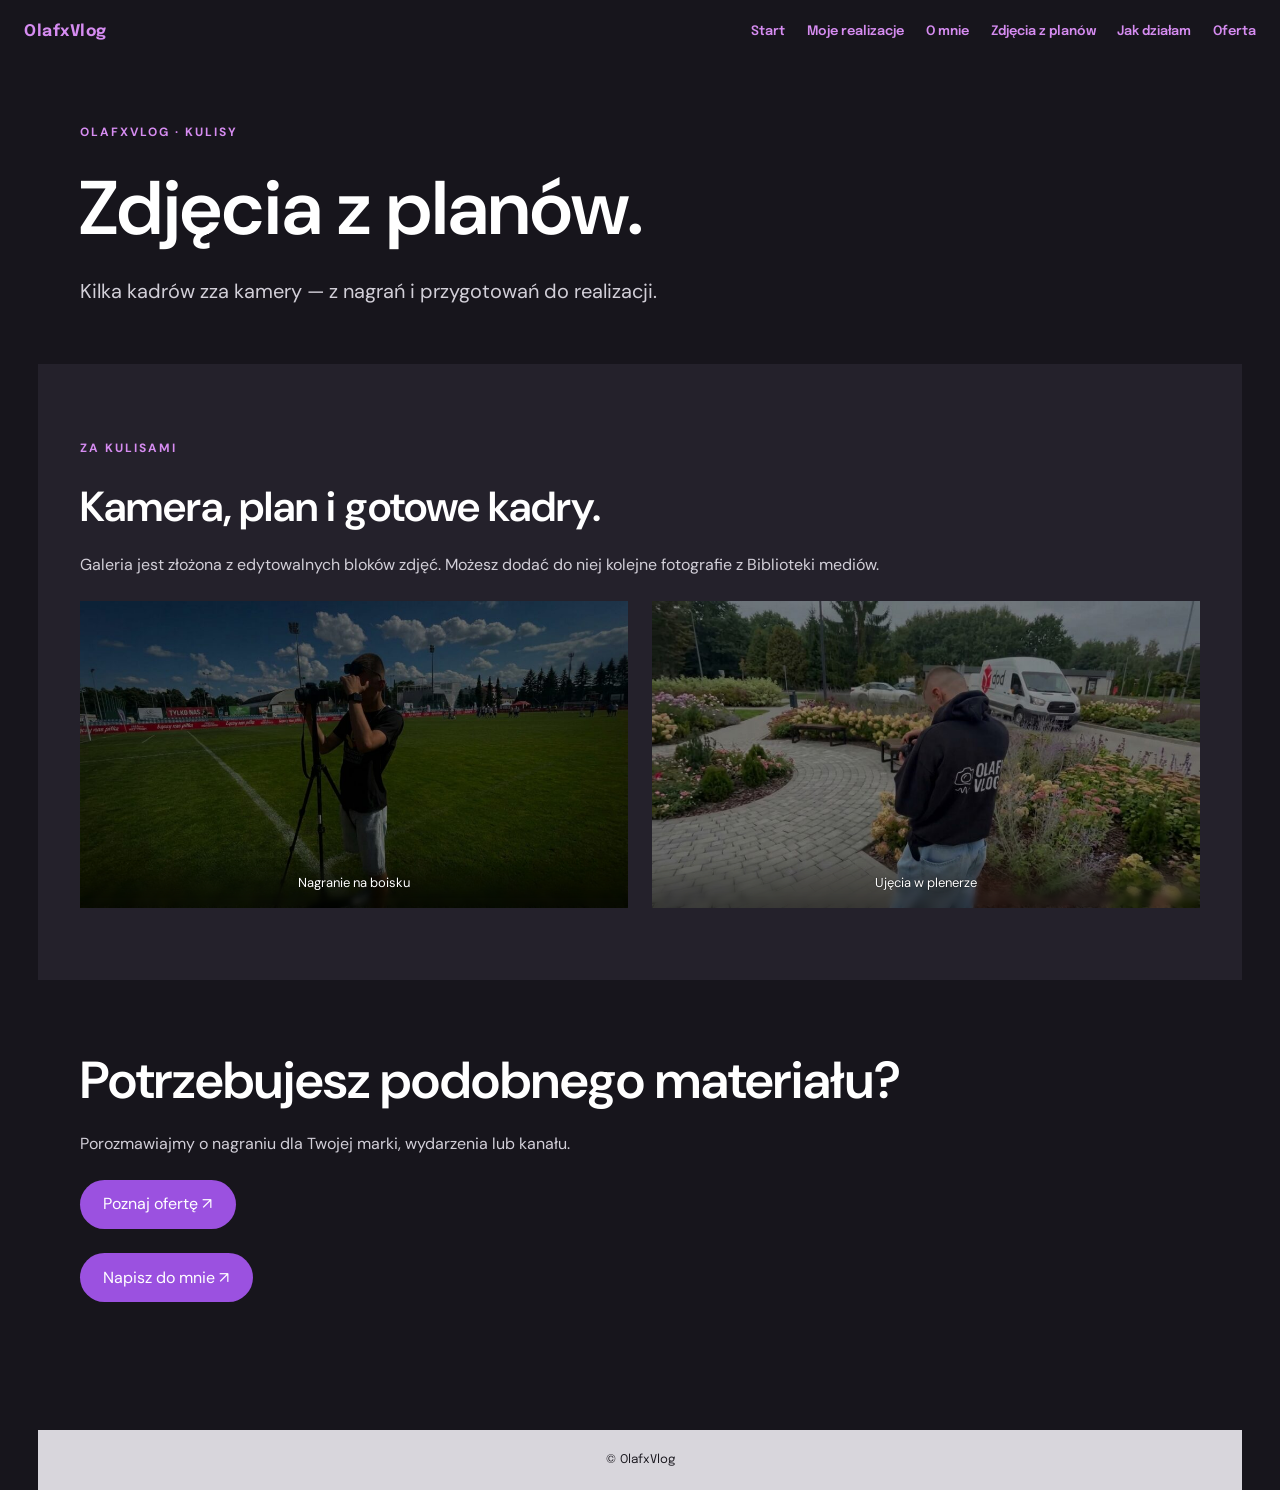
<file: docs/zdjecia-z-planow/index.html>
<!DOCTYPE html>
<html lang="pl-PL">
<head>
	<meta charset="UTF-8" />
	<meta name="viewport" content="width=device-width, initial-scale=1" />
<meta name='robots' content='max-image-preview:large' />
<title>Zdjęcia z planów &#8211; OlafxVlog</title>
<link rel='dns-prefetch' href='//localhost' />




<style id="wp-img-auto-sizes-contain-inline-css">
img:is([sizes=auto i],[sizes^="auto," i]){contain-intrinsic-size:3000px 1500px}
/*# sourceURL=wp-img-auto-sizes-contain-inline-css */
</style>
<style id="wp-block-paragraph-inline-css">
.is-small-text{font-size:.875em}.is-regular-text{font-size:1em}.is-large-text{font-size:2.25em}.is-larger-text{font-size:3em}.has-drop-cap:not(:focus):first-letter{float:left;font-size:8.4em;font-style:normal;font-weight:100;line-height:.68;margin:.05em .1em 0 0;text-transform:uppercase}body.rtl .has-drop-cap:not(:focus):first-letter{float:none;margin-left:.1em}p.has-drop-cap.has-background{overflow:hidden}:root :where(p.has-background){padding:1.25em 2.375em}:where(p.has-text-color:not(.has-link-color)) a{color:inherit}p.has-text-align-left[style*="writing-mode:vertical-lr"],p.has-text-align-right[style*="writing-mode:vertical-rl"]{rotate:180deg}
/*# sourceURL=../wp-includes/blocks/paragraph/style.min.css */
</style>
<style id="wp-block-group-inline-css">
.wp-block-group{box-sizing:border-box}:where(.wp-block-group.wp-block-group-is-layout-constrained){position:relative}
/*# sourceURL=../wp-includes/blocks/group/style.min.css */
</style>
<style id="wp-block-group-theme-inline-css">
:where(.wp-block-group.has-background){padding:1.25em 2.375em}
/*# sourceURL=../wp-includes/blocks/group/theme.min.css */
</style>
<style id="wp-block-heading-inline-css">
h1:where(.wp-block-heading).has-background,h2:where(.wp-block-heading).has-background,h3:where(.wp-block-heading).has-background,h4:where(.wp-block-heading).has-background,h5:where(.wp-block-heading).has-background,h6:where(.wp-block-heading).has-background{padding:1.25em 2.375em}h1.has-text-align-left[style*=writing-mode]:where([style*=vertical-lr]),h1.has-text-align-right[style*=writing-mode]:where([style*=vertical-rl]),h2.has-text-align-left[style*=writing-mode]:where([style*=vertical-lr]),h2.has-text-align-right[style*=writing-mode]:where([style*=vertical-rl]),h3.has-text-align-left[style*=writing-mode]:where([style*=vertical-lr]),h3.has-text-align-right[style*=writing-mode]:where([style*=vertical-rl]),h4.has-text-align-left[style*=writing-mode]:where([style*=vertical-lr]),h4.has-text-align-right[style*=writing-mode]:where([style*=vertical-rl]),h5.has-text-align-left[style*=writing-mode]:where([style*=vertical-lr]),h5.has-text-align-right[style*=writing-mode]:where([style*=vertical-rl]),h6.has-text-align-left[style*=writing-mode]:where([style*=vertical-lr]),h6.has-text-align-right[style*=writing-mode]:where([style*=vertical-rl]){rotate:180deg}
/*# sourceURL=../wp-includes/blocks/heading/style.min.css */
</style>
<style id="wp-block-gallery-inline-css">
.blocks-gallery-grid:not(.has-nested-images),.wp-block-gallery:not(.has-nested-images){display:flex;flex-wrap:wrap;list-style-type:none;margin:0;padding:0}.blocks-gallery-grid:not(.has-nested-images) .blocks-gallery-image,.blocks-gallery-grid:not(.has-nested-images) .blocks-gallery-item,.wp-block-gallery:not(.has-nested-images) .blocks-gallery-image,.wp-block-gallery:not(.has-nested-images) .blocks-gallery-item{display:flex;flex-direction:column;flex-grow:1;justify-content:center;margin:0 1em 1em 0;position:relative;width:calc(50% - 1em)}.blocks-gallery-grid:not(.has-nested-images) .blocks-gallery-image:nth-of-type(2n),.blocks-gallery-grid:not(.has-nested-images) .blocks-gallery-item:nth-of-type(2n),.wp-block-gallery:not(.has-nested-images) .blocks-gallery-image:nth-of-type(2n),.wp-block-gallery:not(.has-nested-images) .blocks-gallery-item:nth-of-type(2n){margin-right:0}.blocks-gallery-grid:not(.has-nested-images) .blocks-gallery-image figure,.blocks-gallery-grid:not(.has-nested-images) .blocks-gallery-item figure,.wp-block-gallery:not(.has-nested-images) .blocks-gallery-image figure,.wp-block-gallery:not(.has-nested-images) .blocks-gallery-item figure{align-items:flex-end;display:flex;height:100%;justify-content:flex-start;margin:0}.blocks-gallery-grid:not(.has-nested-images) .blocks-gallery-image img,.blocks-gallery-grid:not(.has-nested-images) .blocks-gallery-item img,.wp-block-gallery:not(.has-nested-images) .blocks-gallery-image img,.wp-block-gallery:not(.has-nested-images) .blocks-gallery-item img{display:block;height:auto;max-width:100%;width:auto}.blocks-gallery-grid:not(.has-nested-images) .blocks-gallery-image figcaption,.blocks-gallery-grid:not(.has-nested-images) .blocks-gallery-item figcaption,.wp-block-gallery:not(.has-nested-images) .blocks-gallery-image figcaption,.wp-block-gallery:not(.has-nested-images) .blocks-gallery-item figcaption{background:linear-gradient(0deg,rgba(0,0,0,.7),rgba(0,0,0,.3) 70%,transparent);bottom:0;box-sizing:border-box;color:#fff;font-size:.8em;margin:0;max-height:100%;overflow:auto;padding:3em .77em .7em;position:absolute;text-align:center;width:100%;z-index:2}.blocks-gallery-grid:not(.has-nested-images) .blocks-gallery-image figcaption img,.blocks-gallery-grid:not(.has-nested-images) .blocks-gallery-item figcaption img,.wp-block-gallery:not(.has-nested-images) .blocks-gallery-image figcaption img,.wp-block-gallery:not(.has-nested-images) .blocks-gallery-item figcaption img{display:inline}.blocks-gallery-grid:not(.has-nested-images) figcaption,.wp-block-gallery:not(.has-nested-images) figcaption{flex-grow:1}.blocks-gallery-grid:not(.has-nested-images).is-cropped .blocks-gallery-image a,.blocks-gallery-grid:not(.has-nested-images).is-cropped .blocks-gallery-image img,.blocks-gallery-grid:not(.has-nested-images).is-cropped .blocks-gallery-item a,.blocks-gallery-grid:not(.has-nested-images).is-cropped .blocks-gallery-item img,.wp-block-gallery:not(.has-nested-images).is-cropped .blocks-gallery-image a,.wp-block-gallery:not(.has-nested-images).is-cropped .blocks-gallery-image img,.wp-block-gallery:not(.has-nested-images).is-cropped .blocks-gallery-item a,.wp-block-gallery:not(.has-nested-images).is-cropped .blocks-gallery-item img{flex:1;height:100%;-o-object-fit:cover;object-fit:cover;width:100%}.blocks-gallery-grid:not(.has-nested-images).columns-1 .blocks-gallery-image,.blocks-gallery-grid:not(.has-nested-images).columns-1 .blocks-gallery-item,.wp-block-gallery:not(.has-nested-images).columns-1 .blocks-gallery-image,.wp-block-gallery:not(.has-nested-images).columns-1 .blocks-gallery-item{margin-right:0;width:100%}@media (min-width:600px){.blocks-gallery-grid:not(.has-nested-images).columns-3 .blocks-gallery-image,.blocks-gallery-grid:not(.has-nested-images).columns-3 .blocks-gallery-item,.wp-block-gallery:not(.has-nested-images).columns-3 .blocks-gallery-image,.wp-block-gallery:not(.has-nested-images).columns-3 .blocks-gallery-item{margin-right:1em;width:calc(33.33333% - .66667em)}.blocks-gallery-grid:not(.has-nested-images).columns-4 .blocks-gallery-image,.blocks-gallery-grid:not(.has-nested-images).columns-4 .blocks-gallery-item,.wp-block-gallery:not(.has-nested-images).columns-4 .blocks-gallery-image,.wp-block-gallery:not(.has-nested-images).columns-4 .blocks-gallery-item{margin-right:1em;width:calc(25% - .75em)}.blocks-gallery-grid:not(.has-nested-images).columns-5 .blocks-gallery-image,.blocks-gallery-grid:not(.has-nested-images).columns-5 .blocks-gallery-item,.wp-block-gallery:not(.has-nested-images).columns-5 .blocks-gallery-image,.wp-block-gallery:not(.has-nested-images).columns-5 .blocks-gallery-item{margin-right:1em;width:calc(20% - .8em)}.blocks-gallery-grid:not(.has-nested-images).columns-6 .blocks-gallery-image,.blocks-gallery-grid:not(.has-nested-images).columns-6 .blocks-gallery-item,.wp-block-gallery:not(.has-nested-images).columns-6 .blocks-gallery-image,.wp-block-gallery:not(.has-nested-images).columns-6 .blocks-gallery-item{margin-right:1em;width:calc(16.66667% - .83333em)}.blocks-gallery-grid:not(.has-nested-images).columns-7 .blocks-gallery-image,.blocks-gallery-grid:not(.has-nested-images).columns-7 .blocks-gallery-item,.wp-block-gallery:not(.has-nested-images).columns-7 .blocks-gallery-image,.wp-block-gallery:not(.has-nested-images).columns-7 .blocks-gallery-item{margin-right:1em;width:calc(14.28571% - .85714em)}.blocks-gallery-grid:not(.has-nested-images).columns-8 .blocks-gallery-image,.blocks-gallery-grid:not(.has-nested-images).columns-8 .blocks-gallery-item,.wp-block-gallery:not(.has-nested-images).columns-8 .blocks-gallery-image,.wp-block-gallery:not(.has-nested-images).columns-8 .blocks-gallery-item{margin-right:1em;width:calc(12.5% - .875em)}.blocks-gallery-grid:not(.has-nested-images).columns-1 .blocks-gallery-image:nth-of-type(1n),.blocks-gallery-grid:not(.has-nested-images).columns-1 .blocks-gallery-item:nth-of-type(1n),.blocks-gallery-grid:not(.has-nested-images).columns-2 .blocks-gallery-image:nth-of-type(2n),.blocks-gallery-grid:not(.has-nested-images).columns-2 .blocks-gallery-item:nth-of-type(2n),.blocks-gallery-grid:not(.has-nested-images).columns-3 .blocks-gallery-image:nth-of-type(3n),.blocks-gallery-grid:not(.has-nested-images).columns-3 .blocks-gallery-item:nth-of-type(3n),.blocks-gallery-grid:not(.has-nested-images).columns-4 .blocks-gallery-image:nth-of-type(4n),.blocks-gallery-grid:not(.has-nested-images).columns-4 .blocks-gallery-item:nth-of-type(4n),.blocks-gallery-grid:not(.has-nested-images).columns-5 .blocks-gallery-image:nth-of-type(5n),.blocks-gallery-grid:not(.has-nested-images).columns-5 .blocks-gallery-item:nth-of-type(5n),.blocks-gallery-grid:not(.has-nested-images).columns-6 .blocks-gallery-image:nth-of-type(6n),.blocks-gallery-grid:not(.has-nested-images).columns-6 .blocks-gallery-item:nth-of-type(6n),.blocks-gallery-grid:not(.has-nested-images).columns-7 .blocks-gallery-image:nth-of-type(7n),.blocks-gallery-grid:not(.has-nested-images).columns-7 .blocks-gallery-item:nth-of-type(7n),.blocks-gallery-grid:not(.has-nested-images).columns-8 .blocks-gallery-image:nth-of-type(8n),.blocks-gallery-grid:not(.has-nested-images).columns-8 .blocks-gallery-item:nth-of-type(8n),.wp-block-gallery:not(.has-nested-images).columns-1 .blocks-gallery-image:nth-of-type(1n),.wp-block-gallery:not(.has-nested-images).columns-1 .blocks-gallery-item:nth-of-type(1n),.wp-block-gallery:not(.has-nested-images).columns-2 .blocks-gallery-image:nth-of-type(2n),.wp-block-gallery:not(.has-nested-images).columns-2 .blocks-gallery-item:nth-of-type(2n),.wp-block-gallery:not(.has-nested-images).columns-3 .blocks-gallery-image:nth-of-type(3n),.wp-block-gallery:not(.has-nested-images).columns-3 .blocks-gallery-item:nth-of-type(3n),.wp-block-gallery:not(.has-nested-images).columns-4 .blocks-gallery-image:nth-of-type(4n),.wp-block-gallery:not(.has-nested-images).columns-4 .blocks-gallery-item:nth-of-type(4n),.wp-block-gallery:not(.has-nested-images).columns-5 .blocks-gallery-image:nth-of-type(5n),.wp-block-gallery:not(.has-nested-images).columns-5 .blocks-gallery-item:nth-of-type(5n),.wp-block-gallery:not(.has-nested-images).columns-6 .blocks-gallery-image:nth-of-type(6n),.wp-block-gallery:not(.has-nested-images).columns-6 .blocks-gallery-item:nth-of-type(6n),.wp-block-gallery:not(.has-nested-images).columns-7 .blocks-gallery-image:nth-of-type(7n),.wp-block-gallery:not(.has-nested-images).columns-7 .blocks-gallery-item:nth-of-type(7n),.wp-block-gallery:not(.has-nested-images).columns-8 .blocks-gallery-image:nth-of-type(8n),.wp-block-gallery:not(.has-nested-images).columns-8 .blocks-gallery-item:nth-of-type(8n){margin-right:0}}.blocks-gallery-grid:not(.has-nested-images) .blocks-gallery-image:last-child,.blocks-gallery-grid:not(.has-nested-images) .blocks-gallery-item:last-child,.wp-block-gallery:not(.has-nested-images) .blocks-gallery-image:last-child,.wp-block-gallery:not(.has-nested-images) .blocks-gallery-item:last-child{margin-right:0}.blocks-gallery-grid:not(.has-nested-images).alignleft,.blocks-gallery-grid:not(.has-nested-images).alignright,.wp-block-gallery:not(.has-nested-images).alignleft,.wp-block-gallery:not(.has-nested-images).alignright{max-width:420px;width:100%}.blocks-gallery-grid:not(.has-nested-images).aligncenter .blocks-gallery-item figure,.wp-block-gallery:not(.has-nested-images).aligncenter .blocks-gallery-item figure{justify-content:center}.wp-block-gallery:not(.is-cropped) .blocks-gallery-item{align-self:flex-start}figure.wp-block-gallery.has-nested-images{align-items:normal}.wp-block-gallery.has-nested-images figure.wp-block-image:not(#individual-image){margin:0;width:calc(50% - var(--wp--style--unstable-gallery-gap, 16px)/2)}.wp-block-gallery.has-nested-images figure.wp-block-image{box-sizing:border-box;display:flex;flex-direction:column;flex-grow:1;justify-content:center;max-width:100%;position:relative}.wp-block-gallery.has-nested-images figure.wp-block-image>a,.wp-block-gallery.has-nested-images figure.wp-block-image>div{flex-direction:column;flex-grow:1;margin:0}.wp-block-gallery.has-nested-images figure.wp-block-image img{display:block;height:auto;max-width:100%!important;width:auto}.wp-block-gallery.has-nested-images figure.wp-block-image figcaption,.wp-block-gallery.has-nested-images figure.wp-block-image:has(figcaption):before{bottom:0;left:0;max-height:100%;position:absolute;right:0}.wp-block-gallery.has-nested-images figure.wp-block-image:has(figcaption):before{backdrop-filter:blur(3px);content:"";height:100%;-webkit-mask-image:linear-gradient(0deg,#000 20%,transparent);mask-image:linear-gradient(0deg,#000 20%,transparent);max-height:3em;pointer-events:none}.wp-block-gallery.has-nested-images figure.wp-block-image figcaption{box-sizing:border-box;color:#fff;font-size:13px;margin:0;overflow:auto;padding:1em;text-align:center;text-shadow:0 0 1.5px #000}.wp-block-gallery.has-nested-images figure.wp-block-image figcaption::-webkit-scrollbar{height:12px;width:12px}.wp-block-gallery.has-nested-images figure.wp-block-image figcaption::-webkit-scrollbar-track{background-color:transparent}.wp-block-gallery.has-nested-images figure.wp-block-image figcaption::-webkit-scrollbar-thumb{background-clip:padding-box;background-color:transparent;border:3px solid transparent;border-radius:8px}.wp-block-gallery.has-nested-images figure.wp-block-image figcaption:focus-within::-webkit-scrollbar-thumb,.wp-block-gallery.has-nested-images figure.wp-block-image figcaption:focus::-webkit-scrollbar-thumb,.wp-block-gallery.has-nested-images figure.wp-block-image figcaption:hover::-webkit-scrollbar-thumb{background-color:hsla(0,0%,100%,.8)}.wp-block-gallery.has-nested-images figure.wp-block-image figcaption{scrollbar-color:transparent transparent;scrollbar-gutter:stable both-edges;scrollbar-width:thin}.wp-block-gallery.has-nested-images figure.wp-block-image figcaption:focus,.wp-block-gallery.has-nested-images figure.wp-block-image figcaption:focus-within,.wp-block-gallery.has-nested-images figure.wp-block-image figcaption:hover{scrollbar-color:hsla(0,0%,100%,.8) transparent}.wp-block-gallery.has-nested-images figure.wp-block-image figcaption{will-change:transform}@media (hover:none){.wp-block-gallery.has-nested-images figure.wp-block-image figcaption{scrollbar-color:hsla(0,0%,100%,.8) transparent}}.wp-block-gallery.has-nested-images figure.wp-block-image figcaption{background:linear-gradient(0deg,rgba(0,0,0,.4),transparent)}.wp-block-gallery.has-nested-images figure.wp-block-image figcaption img{display:inline}.wp-block-gallery.has-nested-images figure.wp-block-image figcaption a{color:inherit}.wp-block-gallery.has-nested-images figure.wp-block-image.has-custom-border img{box-sizing:border-box}.wp-block-gallery.has-nested-images figure.wp-block-image.has-custom-border>a,.wp-block-gallery.has-nested-images figure.wp-block-image.has-custom-border>div,.wp-block-gallery.has-nested-images figure.wp-block-image.is-style-rounded>a,.wp-block-gallery.has-nested-images figure.wp-block-image.is-style-rounded>div{flex:1 1 auto}.wp-block-gallery.has-nested-images figure.wp-block-image.has-custom-border figcaption,.wp-block-gallery.has-nested-images figure.wp-block-image.is-style-rounded figcaption{background:none;color:inherit;flex:initial;margin:0;padding:10px 10px 9px;position:relative;text-shadow:none}.wp-block-gallery.has-nested-images figure.wp-block-image.has-custom-border:before,.wp-block-gallery.has-nested-images figure.wp-block-image.is-style-rounded:before{content:none}.wp-block-gallery.has-nested-images figcaption{flex-basis:100%;flex-grow:1;text-align:center}.wp-block-gallery.has-nested-images:not(.is-cropped) figure.wp-block-image:not(#individual-image){margin-bottom:auto;margin-top:0}.wp-block-gallery.has-nested-images.is-cropped figure.wp-block-image:not(#individual-image){align-self:inherit}.wp-block-gallery.has-nested-images.is-cropped figure.wp-block-image:not(#individual-image)>a,.wp-block-gallery.has-nested-images.is-cropped figure.wp-block-image:not(#individual-image)>div:not(.components-drop-zone){display:flex}.wp-block-gallery.has-nested-images.is-cropped figure.wp-block-image:not(#individual-image) a,.wp-block-gallery.has-nested-images.is-cropped figure.wp-block-image:not(#individual-image) img{flex:1 0 0%;height:100%;-o-object-fit:cover;object-fit:cover;width:100%}.wp-block-gallery.has-nested-images.columns-1 figure.wp-block-image:not(#individual-image){width:100%}@media (min-width:600px){.wp-block-gallery.has-nested-images.columns-3 figure.wp-block-image:not(#individual-image){width:calc(33.33333% - var(--wp--style--unstable-gallery-gap, 16px)*.66667)}.wp-block-gallery.has-nested-images.columns-4 figure.wp-block-image:not(#individual-image){width:calc(25% - var(--wp--style--unstable-gallery-gap, 16px)*.75)}.wp-block-gallery.has-nested-images.columns-5 figure.wp-block-image:not(#individual-image){width:calc(20% - var(--wp--style--unstable-gallery-gap, 16px)*.8)}.wp-block-gallery.has-nested-images.columns-6 figure.wp-block-image:not(#individual-image){width:calc(16.66667% - var(--wp--style--unstable-gallery-gap, 16px)*.83333)}.wp-block-gallery.has-nested-images.columns-7 figure.wp-block-image:not(#individual-image){width:calc(14.28571% - var(--wp--style--unstable-gallery-gap, 16px)*.85714)}.wp-block-gallery.has-nested-images.columns-8 figure.wp-block-image:not(#individual-image){width:calc(12.5% - var(--wp--style--unstable-gallery-gap, 16px)*.875)}.wp-block-gallery.has-nested-images.columns-default figure.wp-block-image:not(#individual-image){width:calc(33.33% - var(--wp--style--unstable-gallery-gap, 16px)*.66667)}.wp-block-gallery.has-nested-images.columns-default figure.wp-block-image:not(#individual-image):first-child:nth-last-child(2),.wp-block-gallery.has-nested-images.columns-default figure.wp-block-image:not(#individual-image):first-child:nth-last-child(2)~figure.wp-block-image:not(#individual-image){width:calc(50% - var(--wp--style--unstable-gallery-gap, 16px)*.5)}.wp-block-gallery.has-nested-images.columns-default figure.wp-block-image:not(#individual-image):first-child:last-child{width:100%}}.wp-block-gallery.has-nested-images.alignleft,.wp-block-gallery.has-nested-images.alignright{max-width:420px;width:100%}.wp-block-gallery.has-nested-images.aligncenter{justify-content:center}
/*# sourceURL=../wp-includes/blocks/gallery/style.min.css */
</style>
<style id="wp-block-gallery-theme-inline-css">
.blocks-gallery-caption{color:#555;font-size:13px;text-align:center}.is-dark-theme .blocks-gallery-caption{color:hsla(0,0%,100%,.65)}
/*# sourceURL=../wp-includes/blocks/gallery/theme.min.css */
</style>
<style id="wp-block-button-inline-css">
.wp-block-button__link{align-content:center;box-sizing:border-box;cursor:pointer;display:inline-block;height:100%;text-align:center;word-break:break-word}.wp-block-button__link.aligncenter{text-align:center}.wp-block-button__link.alignright{text-align:right}:where(.wp-block-button__link){border-radius:9999px;box-shadow:none;padding:calc(.667em + 2px) calc(1.333em + 2px);text-decoration:none}.wp-block-button[style*=text-decoration] .wp-block-button__link{text-decoration:inherit}.wp-block-buttons>.wp-block-button.has-custom-width{max-width:none}.wp-block-buttons>.wp-block-button.has-custom-width .wp-block-button__link{width:100%}.wp-block-buttons>.wp-block-button.has-custom-font-size .wp-block-button__link{font-size:inherit}.wp-block-buttons>.wp-block-button[class*=wp-block-button__width]{width:calc(var(--wp--block-button--width)*1% - var(--wp--style--block-gap, .5em)*(1 - var(--wp--block-button--width)/100))}.wp-block-buttons>.wp-block-button.wp-block-button__width-25{width:calc(25% - var(--wp--style--block-gap, .5em)*.75)}.wp-block-buttons>.wp-block-button.wp-block-button__width-50{width:calc(50% - var(--wp--style--block-gap, .5em)*.5)}.wp-block-buttons>.wp-block-button.wp-block-button__width-75{width:calc(75% - var(--wp--style--block-gap, .5em)*.25)}.wp-block-buttons>.wp-block-button.wp-block-button__width-100{flex-basis:100%;width:100%}.wp-block-buttons.is-vertical>.wp-block-button[class*=wp-block-button__width]{width:calc(var(--wp--block-button--width)*1%)}.wp-block-buttons.is-vertical>.wp-block-button.wp-block-button__width-25{width:25%}.wp-block-buttons.is-vertical>.wp-block-button.wp-block-button__width-50{width:50%}.wp-block-buttons.is-vertical>.wp-block-button.wp-block-button__width-75{width:75%}.wp-block-button.is-style-squared,.wp-block-button__link.wp-block-button.is-style-squared{border-radius:0}.wp-block-button.no-border-radius,.wp-block-button__link.no-border-radius{border-radius:0!important}:root :where(.wp-block-button .wp-block-button__link.is-style-outline),:root :where(.wp-block-button.is-style-outline>.wp-block-button__link){border:2px solid;padding:.667em 1.333em}:root :where(.wp-block-button .wp-block-button__link.is-style-outline:not(.has-text-color)),:root :where(.wp-block-button.is-style-outline>.wp-block-button__link:not(.has-text-color)){color:currentColor}:root :where(.wp-block-button .wp-block-button__link.is-style-outline:not(.has-background)),:root :where(.wp-block-button.is-style-outline>.wp-block-button__link:not(.has-background)){background-color:transparent;background-image:none}
/*# sourceURL=../wp-includes/blocks/button/style.min.css */
</style>

<style id="wp-block-post-content-inline-css">
.wp-block-post-content{display:flow-root}
/*# sourceURL=../wp-includes/blocks/post-content/style.min.css */
</style>
<style id="wp-block-template-part-theme-inline-css">
:root :where(.wp-block-template-part.has-background){margin-bottom:0;margin-top:0;padding:1.25em 2.375em}
/*# sourceURL=../wp-includes/blocks/template-part/theme.min.css */
</style>
<style id="wp-emoji-styles-inline-css">

	img.wp-smiley, img.emoji {
		display: inline !important;
		border: none !important;
		box-shadow: none !important;
		height: 1em !important;
		width: 1em !important;
		margin: 0 0.07em !important;
		vertical-align: -0.1em !important;
		background: none !important;
		padding: 0 !important;
	}
/*# sourceURL=wp-emoji-styles-inline-css */
</style>
<style id="wp-block-library-inline-css">
:root{--wp-block-synced-color:#7a00df;--wp-block-synced-color--rgb:122,0,223;--wp-bound-block-color:var(--wp-block-synced-color);--wp-editor-canvas-background:#ddd;--wp-admin-theme-color:#007cba;--wp-admin-theme-color--rgb:0,124,186;--wp-admin-theme-color-darker-10:#006ba1;--wp-admin-theme-color-darker-10--rgb:0,107,160.5;--wp-admin-theme-color-darker-20:#005a87;--wp-admin-theme-color-darker-20--rgb:0,90,135;--wp-admin-border-width-focus:2px}@media (min-resolution:192dpi){:root{--wp-admin-border-width-focus:1.5px}}.wp-element-button{cursor:pointer}:root .has-very-light-gray-background-color{background-color:#eee}:root .has-very-dark-gray-background-color{background-color:#313131}:root .has-very-light-gray-color{color:#eee}:root .has-very-dark-gray-color{color:#313131}:root .has-vivid-green-cyan-to-vivid-cyan-blue-gradient-background{background:linear-gradient(135deg,#00d084,#0693e3)}:root .has-purple-crush-gradient-background{background:linear-gradient(135deg,#34e2e4,#4721fb 50%,#ab1dfe)}:root .has-hazy-dawn-gradient-background{background:linear-gradient(135deg,#faaca8,#dad0ec)}:root .has-subdued-olive-gradient-background{background:linear-gradient(135deg,#fafae1,#67a671)}:root .has-atomic-cream-gradient-background{background:linear-gradient(135deg,#fdd79a,#004a59)}:root .has-nightshade-gradient-background{background:linear-gradient(135deg,#330968,#31cdcf)}:root .has-midnight-gradient-background{background:linear-gradient(135deg,#020381,#2874fc)}:root{--wp--preset--font-size--normal:16px;--wp--preset--font-size--huge:42px}.has-regular-font-size{font-size:1em}.has-larger-font-size{font-size:2.625em}.has-normal-font-size{font-size:var(--wp--preset--font-size--normal)}.has-huge-font-size{font-size:var(--wp--preset--font-size--huge)}:root .has-text-align-center{text-align:center}:root .has-text-align-left{text-align:left}:root .has-text-align-right{text-align:right}.has-fit-text{white-space:nowrap!important}#end-resizable-editor-section{display:none}.aligncenter{clear:both}.items-justified-left{justify-content:flex-start}.items-justified-center{justify-content:center}.items-justified-right{justify-content:flex-end}.items-justified-space-between{justify-content:space-between}.screen-reader-text{word-wrap:normal!important;border:0;clip-path:inset(50%);height:1px;margin:-1px;overflow:hidden;padding:0;position:absolute;width:1px;word-break:normal!important}.screen-reader-text:focus{background-color:#ddd;clip-path:none;color:#444;display:block;font-size:1em;height:auto;left:5px;line-height:normal;padding:15px 23px 14px;text-decoration:none;top:5px;width:auto;z-index:100000}html :where(.has-border-color){border-style:solid}html :where([style^=border-color],[style*=";border-color"],[style*="; border-color"]){border-style:solid}html :where([style^=border-top-color],[style*=";border-top-color"],[style*="; border-top-color"]){border-top-style:solid}html :where([style^=border-right-color],[style*=";border-right-color"],[style*="; border-right-color"]){border-right-style:solid}html :where([style^=border-bottom-color],[style*=";border-bottom-color"],[style*="; border-bottom-color"]){border-bottom-style:solid}html :where([style^=border-left-color],[style*=";border-left-color"],[style*="; border-left-color"]){border-left-style:solid}html :where([style^=border-width],[style*=";border-width"],[style*="; border-width"]){border-style:solid}html :where([style^=border-top-width],[style*=";border-top-width"],[style*="; border-top-width"]){border-top-style:solid}html :where([style^=border-right-width],[style*=";border-right-width"],[style*="; border-right-width"]){border-right-style:solid}html :where([style^=border-bottom-width],[style*=";border-bottom-width"],[style*="; border-bottom-width"]){border-bottom-style:solid}html :where([style^=border-left-width],[style*=";border-left-width"],[style*="; border-left-width"]){border-left-style:solid}html :where(img[class*=wp-image-]){height:auto;max-width:100%}:where(figure){margin:0 0 1em}html :where(.is-position-sticky){--wp-admin--admin-bar--position-offset:var(--wp-admin--admin-bar--height,0px)}@media screen and (max-width:600px){html :where(.is-position-sticky){--wp-admin--admin-bar--position-offset:0px}}
/*# sourceURL=/wp-includes/css/dist/block-library/common.min.css */
</style>
<style id="global-styles-inline-css">
:root{--wp--preset--aspect-ratio--square: 1;--wp--preset--aspect-ratio--4-3: 4/3;--wp--preset--aspect-ratio--3-4: 3/4;--wp--preset--aspect-ratio--3-2: 3/2;--wp--preset--aspect-ratio--2-3: 2/3;--wp--preset--aspect-ratio--16-9: 16/9;--wp--preset--aspect-ratio--9-16: 9/16;--wp--preset--color--black: #000000;--wp--preset--color--cyan-bluish-gray: #abb8c3;--wp--preset--color--white: #ffffff;--wp--preset--color--pale-pink: #f78da7;--wp--preset--color--vivid-red: #cf2e2e;--wp--preset--color--luminous-vivid-orange: #ff6900;--wp--preset--color--luminous-vivid-amber: #fcb900;--wp--preset--color--light-green-cyan: #7bdcb5;--wp--preset--color--vivid-green-cyan: #00d084;--wp--preset--color--pale-cyan-blue: #8ed1fc;--wp--preset--color--vivid-cyan-blue: #0693e3;--wp--preset--color--vivid-purple: #9b51e0;--wp--preset--color--base: #fffdfd;--wp--preset--color--body-text: #666b68;--wp--preset--color--section-bg: #f6f6f6;--wp--preset--color--heading: #1d1c1a;--wp--preset--color--primary: #EF626C;--wp--preset--color--secondary: #1c1b19;--wp--preset--gradient--vivid-cyan-blue-to-vivid-purple: linear-gradient(135deg,rgb(6,147,227) 0%,rgb(155,81,224) 100%);--wp--preset--gradient--light-green-cyan-to-vivid-green-cyan: linear-gradient(135deg,rgb(122,220,180) 0%,rgb(0,208,130) 100%);--wp--preset--gradient--luminous-vivid-amber-to-luminous-vivid-orange: linear-gradient(135deg,rgb(252,185,0) 0%,rgb(255,105,0) 100%);--wp--preset--gradient--luminous-vivid-orange-to-vivid-red: linear-gradient(135deg,rgb(255,105,0) 0%,rgb(207,46,46) 100%);--wp--preset--gradient--very-light-gray-to-cyan-bluish-gray: linear-gradient(135deg,rgb(238,238,238) 0%,rgb(169,184,195) 100%);--wp--preset--gradient--cool-to-warm-spectrum: linear-gradient(135deg,rgb(74,234,220) 0%,rgb(151,120,209) 20%,rgb(207,42,186) 40%,rgb(238,44,130) 60%,rgb(251,105,98) 80%,rgb(254,248,76) 100%);--wp--preset--gradient--blush-light-purple: linear-gradient(135deg,rgb(255,206,236) 0%,rgb(152,150,240) 100%);--wp--preset--gradient--blush-bordeaux: linear-gradient(135deg,rgb(254,205,165) 0%,rgb(254,45,45) 50%,rgb(107,0,62) 100%);--wp--preset--gradient--luminous-dusk: linear-gradient(135deg,rgb(255,203,112) 0%,rgb(199,81,192) 50%,rgb(65,88,208) 100%);--wp--preset--gradient--pale-ocean: linear-gradient(135deg,rgb(255,245,203) 0%,rgb(182,227,212) 50%,rgb(51,167,181) 100%);--wp--preset--gradient--electric-grass: linear-gradient(135deg,rgb(202,248,128) 0%,rgb(113,206,126) 100%);--wp--preset--gradient--midnight: linear-gradient(135deg,rgb(2,3,129) 0%,rgb(40,116,252) 100%);--wp--preset--font-size--small: 14px;--wp--preset--font-size--medium: 18px;--wp--preset--font-size--large: 26px;--wp--preset--font-size--x-large: 42px;--wp--preset--font-size--body-text: 16px;--wp--preset--font-size--regular: 22px;--wp--preset--font-size--extra-large: 32px;--wp--preset--font-size--big: clamp(33px, calc(2.0625rem + ((1vw - 3.2px) * 2.0625)), 66px);;--wp--preset--font-size--huge: clamp(40px, calc(2.25rem + ((1vw - 3.2px) * 2.375)), 74px);;--wp--preset--font-size--gigantic: clamp(42px, calc(2.625rem + ((1vw - 3.2px) * 2.75)), 86px);;--wp--preset--font-size--banner-title: clamp(2.5rem, 2.113rem + 1.935vw, 4rem);;--wp--preset--font-size--section-title: clamp(2rem, 1.871rem + 0.645vw, 2.5rem);;--wp--preset--font-family--epilogue: "Epilogue", sans-serif;--wp--preset--spacing--20: 0.44rem;--wp--preset--spacing--30: 0.67rem;--wp--preset--spacing--40: 1rem;--wp--preset--spacing--50: 1.5rem;--wp--preset--spacing--60: 2.25rem;--wp--preset--spacing--70: 3.38rem;--wp--preset--spacing--80: 5.06rem;--wp--preset--shadow--natural: 6px 6px 9px rgba(0, 0, 0, 0.2);--wp--preset--shadow--deep: 12px 12px 50px rgba(0, 0, 0, 0.4);--wp--preset--shadow--sharp: 6px 6px 0px rgba(0, 0, 0, 0.2);--wp--preset--shadow--outlined: 6px 6px 0px -3px rgb(255, 255, 255), 6px 6px rgb(0, 0, 0);--wp--preset--shadow--crisp: 6px 6px 0px rgb(0, 0, 0);}.wp-block-button{--wp--preset--dimension--25: 25%;--wp--preset--dimension--50: 50%;--wp--preset--dimension--75: 75%;--wp--preset--dimension--100: 100%;}:root { --wp--style--global--content-size: 1500px;--wp--style--global--wide-size: 1280px; }:where(body) { margin: 0; }.wp-site-blocks { padding-top: var(--wp--style--root--padding-top); padding-bottom: var(--wp--style--root--padding-bottom); }.has-global-padding { padding-right: var(--wp--style--root--padding-right); padding-left: var(--wp--style--root--padding-left); }.has-global-padding > .alignfull { margin-right: calc(var(--wp--style--root--padding-right) * -1); margin-left: calc(var(--wp--style--root--padding-left) * -1); }.has-global-padding :where(:not(.alignfull.is-layout-flow) > .has-global-padding:not(.wp-block-block, .alignfull)) { padding-right: 0; padding-left: 0; }.has-global-padding :where(:not(.alignfull.is-layout-flow) > .has-global-padding:not(.wp-block-block, .alignfull)) > .alignfull { margin-left: 0; margin-right: 0; }.wp-site-blocks > .alignleft { float: left; margin-right: 2em; }.wp-site-blocks > .alignright { float: right; margin-left: 2em; }.wp-site-blocks > .aligncenter { justify-content: center; margin-left: auto; margin-right: auto; }:where(.wp-site-blocks) > * { margin-block-start: 24px; margin-block-end: 0; }:where(.wp-site-blocks) > :first-child { margin-block-start: 0; }:where(.wp-site-blocks) > :last-child { margin-block-end: 0; }:root { --wp--style--block-gap: 24px; }:root :where(.is-layout-flow) > :first-child{margin-block-start: 0;}:root :where(.is-layout-flow) > :last-child{margin-block-end: 0;}:root :where(.is-layout-flow) > *{margin-block-start: 24px;margin-block-end: 0;}:root :where(.is-layout-constrained) > :first-child{margin-block-start: 0;}:root :where(.is-layout-constrained) > :last-child{margin-block-end: 0;}:root :where(.is-layout-constrained) > *{margin-block-start: 24px;margin-block-end: 0;}:root :where(.is-layout-flex){gap: 24px;}:root :where(.is-layout-grid){gap: 24px;}.is-layout-flow > .alignleft{float: left;margin-inline-start: 0;margin-inline-end: 2em;}.is-layout-flow > .alignright{float: right;margin-inline-start: 2em;margin-inline-end: 0;}.is-layout-flow > .aligncenter{margin-left: auto !important;margin-right: auto !important;}.is-layout-constrained > .alignleft{float: left;margin-inline-start: 0;margin-inline-end: 2em;}.is-layout-constrained > .alignright{float: right;margin-inline-start: 2em;margin-inline-end: 0;}.is-layout-constrained > .aligncenter{margin-left: auto !important;margin-right: auto !important;}.is-layout-constrained > :where(:not(.alignleft):not(.alignright):not(.alignfull)){max-width: var(--wp--style--global--content-size);margin-left: auto !important;margin-right: auto !important;}.is-layout-constrained > .alignwide{max-width: var(--wp--style--global--wide-size);}body .is-layout-flex{display: flex;}.is-layout-flex{flex-wrap: wrap;align-items: center;}.is-layout-flex > :is(*, div){margin: 0;}body .is-layout-grid{display: grid;}.is-layout-grid > :is(*, div){margin: 0;}body{background-color: var(--wp--preset--color--base);color: var(--wp--preset--color--body-text);font-family: var(--wp--preset--font-family--epilogue);font-size: var(--wp--preset--font-size--body-text);font-weight: 400;line-height: 1.5rem;margin-top: 0;margin-right: 0;margin-bottom: 0;margin-left: 0;--wp--style--root--padding-top: 0;--wp--style--root--padding-right: 0;--wp--style--root--padding-bottom: 0;--wp--style--root--padding-left: 0;}a:where(:not(.wp-element-button)){color: var(--wp--preset--color--heading);}:root :where(a:where(:not(.wp-element-button)):hover){color: var(--wp--preset--color--primary);}:root :where(a:where(:not(.wp-element-button)):focus){color: var(--wp--preset--color--primary);outline-style: dotted;outline-width: 1px;}h1, h2, h3, h4, h5, h6{color: var(--wp--preset--color--heading);font-family: var(--wp--preset--font-family--raleway);font-weight: 600;}h1{font-size: 38px;line-height: 1.5;}h2{font-size: 32px;line-height: 1.3;}h3{font-size: 26px;}h4{font-size: 22px;}h5{font-size: 18px;}h6{font-size: 16px;}:root :where(.wp-element-button, .wp-block-button__link){background-color: var(--wp--preset--color--primary);border-width: 0;color: var(--wp--preset--color--white);font-family: inherit;font-size: inherit;font-style: inherit;font-weight: inherit;letter-spacing: inherit;line-height: inherit;padding-top: calc(0.667em + 2px);padding-right: calc(1.333em + 2px);padding-bottom: calc(0.667em + 2px);padding-left: calc(1.333em + 2px);text-decoration: none;text-transform: inherit;}:root :where(.wp-element-button:hover, .wp-block-button__link:hover){background-color: var(--wp--preset--color--secondary);color: var(--wp--preset--color--white);}.has-black-color{color: var(--wp--preset--color--black) !important;}.has-cyan-bluish-gray-color{color: var(--wp--preset--color--cyan-bluish-gray) !important;}.has-white-color{color: var(--wp--preset--color--white) !important;}.has-pale-pink-color{color: var(--wp--preset--color--pale-pink) !important;}.has-vivid-red-color{color: var(--wp--preset--color--vivid-red) !important;}.has-luminous-vivid-orange-color{color: var(--wp--preset--color--luminous-vivid-orange) !important;}.has-luminous-vivid-amber-color{color: var(--wp--preset--color--luminous-vivid-amber) !important;}.has-light-green-cyan-color{color: var(--wp--preset--color--light-green-cyan) !important;}.has-vivid-green-cyan-color{color: var(--wp--preset--color--vivid-green-cyan) !important;}.has-pale-cyan-blue-color{color: var(--wp--preset--color--pale-cyan-blue) !important;}.has-vivid-cyan-blue-color{color: var(--wp--preset--color--vivid-cyan-blue) !important;}.has-vivid-purple-color{color: var(--wp--preset--color--vivid-purple) !important;}.has-base-color{color: var(--wp--preset--color--base) !important;}.has-body-text-color{color: var(--wp--preset--color--body-text) !important;}.has-section-bg-color{color: var(--wp--preset--color--section-bg) !important;}.has-heading-color{color: var(--wp--preset--color--heading) !important;}.has-primary-color{color: var(--wp--preset--color--primary) !important;}.has-secondary-color{color: var(--wp--preset--color--secondary) !important;}.has-black-background-color{background-color: var(--wp--preset--color--black) !important;}.has-cyan-bluish-gray-background-color{background-color: var(--wp--preset--color--cyan-bluish-gray) !important;}.has-white-background-color{background-color: var(--wp--preset--color--white) !important;}.has-pale-pink-background-color{background-color: var(--wp--preset--color--pale-pink) !important;}.has-vivid-red-background-color{background-color: var(--wp--preset--color--vivid-red) !important;}.has-luminous-vivid-orange-background-color{background-color: var(--wp--preset--color--luminous-vivid-orange) !important;}.has-luminous-vivid-amber-background-color{background-color: var(--wp--preset--color--luminous-vivid-amber) !important;}.has-light-green-cyan-background-color{background-color: var(--wp--preset--color--light-green-cyan) !important;}.has-vivid-green-cyan-background-color{background-color: var(--wp--preset--color--vivid-green-cyan) !important;}.has-pale-cyan-blue-background-color{background-color: var(--wp--preset--color--pale-cyan-blue) !important;}.has-vivid-cyan-blue-background-color{background-color: var(--wp--preset--color--vivid-cyan-blue) !important;}.has-vivid-purple-background-color{background-color: var(--wp--preset--color--vivid-purple) !important;}.has-base-background-color{background-color: var(--wp--preset--color--base) !important;}.has-body-text-background-color{background-color: var(--wp--preset--color--body-text) !important;}.has-section-bg-background-color{background-color: var(--wp--preset--color--section-bg) !important;}.has-heading-background-color{background-color: var(--wp--preset--color--heading) !important;}.has-primary-background-color{background-color: var(--wp--preset--color--primary) !important;}.has-secondary-background-color{background-color: var(--wp--preset--color--secondary) !important;}.has-black-border-color{border-color: var(--wp--preset--color--black) !important;}.has-cyan-bluish-gray-border-color{border-color: var(--wp--preset--color--cyan-bluish-gray) !important;}.has-white-border-color{border-color: var(--wp--preset--color--white) !important;}.has-pale-pink-border-color{border-color: var(--wp--preset--color--pale-pink) !important;}.has-vivid-red-border-color{border-color: var(--wp--preset--color--vivid-red) !important;}.has-luminous-vivid-orange-border-color{border-color: var(--wp--preset--color--luminous-vivid-orange) !important;}.has-luminous-vivid-amber-border-color{border-color: var(--wp--preset--color--luminous-vivid-amber) !important;}.has-light-green-cyan-border-color{border-color: var(--wp--preset--color--light-green-cyan) !important;}.has-vivid-green-cyan-border-color{border-color: var(--wp--preset--color--vivid-green-cyan) !important;}.has-pale-cyan-blue-border-color{border-color: var(--wp--preset--color--pale-cyan-blue) !important;}.has-vivid-cyan-blue-border-color{border-color: var(--wp--preset--color--vivid-cyan-blue) !important;}.has-vivid-purple-border-color{border-color: var(--wp--preset--color--vivid-purple) !important;}.has-base-border-color{border-color: var(--wp--preset--color--base) !important;}.has-body-text-border-color{border-color: var(--wp--preset--color--body-text) !important;}.has-section-bg-border-color{border-color: var(--wp--preset--color--section-bg) !important;}.has-heading-border-color{border-color: var(--wp--preset--color--heading) !important;}.has-primary-border-color{border-color: var(--wp--preset--color--primary) !important;}.has-secondary-border-color{border-color: var(--wp--preset--color--secondary) !important;}.has-vivid-cyan-blue-to-vivid-purple-gradient-background{background: var(--wp--preset--gradient--vivid-cyan-blue-to-vivid-purple) !important;}.has-light-green-cyan-to-vivid-green-cyan-gradient-background{background: var(--wp--preset--gradient--light-green-cyan-to-vivid-green-cyan) !important;}.has-luminous-vivid-amber-to-luminous-vivid-orange-gradient-background{background: var(--wp--preset--gradient--luminous-vivid-amber-to-luminous-vivid-orange) !important;}.has-luminous-vivid-orange-to-vivid-red-gradient-background{background: var(--wp--preset--gradient--luminous-vivid-orange-to-vivid-red) !important;}.has-very-light-gray-to-cyan-bluish-gray-gradient-background{background: var(--wp--preset--gradient--very-light-gray-to-cyan-bluish-gray) !important;}.has-cool-to-warm-spectrum-gradient-background{background: var(--wp--preset--gradient--cool-to-warm-spectrum) !important;}.has-blush-light-purple-gradient-background{background: var(--wp--preset--gradient--blush-light-purple) !important;}.has-blush-bordeaux-gradient-background{background: var(--wp--preset--gradient--blush-bordeaux) !important;}.has-luminous-dusk-gradient-background{background: var(--wp--preset--gradient--luminous-dusk) !important;}.has-pale-ocean-gradient-background{background: var(--wp--preset--gradient--pale-ocean) !important;}.has-electric-grass-gradient-background{background: var(--wp--preset--gradient--electric-grass) !important;}.has-midnight-gradient-background{background: var(--wp--preset--gradient--midnight) !important;}.has-small-font-size{font-size: var(--wp--preset--font-size--small) !important;}.has-medium-font-size{font-size: var(--wp--preset--font-size--medium) !important;}.has-large-font-size{font-size: var(--wp--preset--font-size--large) !important;}.has-x-large-font-size{font-size: var(--wp--preset--font-size--x-large) !important;}.has-body-text-font-size{font-size: var(--wp--preset--font-size--body-text) !important;}.has-regular-font-size{font-size: var(--wp--preset--font-size--regular) !important;}.has-extra-large-font-size{font-size: var(--wp--preset--font-size--extra-large) !important;}.has-big-font-size{font-size: var(--wp--preset--font-size--big) !important;}.has-huge-font-size{font-size: var(--wp--preset--font-size--huge) !important;}.has-gigantic-font-size{font-size: var(--wp--preset--font-size--gigantic) !important;}.has-banner-title-font-size{font-size: var(--wp--preset--font-size--banner-title) !important;}.has-section-title-font-size{font-size: var(--wp--preset--font-size--section-title) !important;}.has-epilogue-font-family{font-family: var(--wp--preset--font-family--epilogue) !important;}
html, body {
  margin: 0 !important;
  background-color: #17151c !important;
}

/* Czytelne pola formularza kontaktowego */
.wpcf7 form label {
  color: #f5f3f7 !important;
}
.wpcf7 form input:not([type=submit]):not([type=checkbox]):not([type=radio]),
.wpcf7 form textarea {
  color: #f5f3f7 !important;
  caret-color: #f5f3f7;
  background-color: #25232a !important;
}
.wpcf7 form input::placeholder,
.wpcf7 form textarea::placeholder {
  color: #c6c3cc !important;
  opacity: 1;
}
:root :where(p){text-align: left;font-size: var(--wp--preset--font-size--body-text);text-transform: none;}
/*# sourceURL=global-styles-inline-css */
</style>
<style id="core-block-supports-inline-css">
.wp-container-core-group-is-layout-701dd434{flex-wrap:nowrap;gap:12px;justify-content:flex-start;}.wp-container-core-group-is-layout-3f54cc49 > :where(:not(.alignleft):not(.alignright):not(.alignfull)){max-width:1120px;margin-left:auto !important;margin-right:auto !important;}.wp-container-core-group-is-layout-3f54cc49 > .alignwide{max-width:1120px;}.wp-container-core-group-is-layout-3f54cc49 .alignfull{max-width:none;}.wp-container-core-group-is-layout-3f54cc49 > .alignfull{margin-right:calc(24px * -1);margin-left:calc(24px * -1);}.wp-container-core-group-is-layout-67faa747 > :where(:not(.alignleft):not(.alignright):not(.alignfull)){max-width:1120px;margin-left:auto !important;margin-right:auto !important;}.wp-container-core-group-is-layout-67faa747 > .alignwide{max-width:1120px;}.wp-container-core-group-is-layout-67faa747 .alignfull{max-width:none;}.wp-container-core-group-is-layout-67faa747 > .alignfull{margin-right:calc(24px * -1);margin-left:calc(24px * -1);}.wp-block-gallery.wp-block-gallery-1{--wp--style--unstable-gallery-gap:var( --wp--style--gallery-gap-default, var( --gallery-block--gutter-size, var( --wp--style--block-gap, 0.5em ) ) );}.wp-container-core-group-is-layout-80ef2325 > :where(:not(.alignleft):not(.alignright):not(.alignfull)){max-width:1120px;margin-left:auto !important;margin-right:auto !important;}.wp-container-core-group-is-layout-80ef2325 > .alignwide{max-width:1120px;}.wp-container-core-group-is-layout-80ef2325 .alignfull{max-width:none;}.wp-container-core-group-is-layout-80ef2325 > .alignfull{margin-right:calc(24px * -1);margin-left:calc(24px * -1);}.wp-block-gallery.wp-block-gallery-2{--wp--style--unstable-gallery-gap:var( --wp--style--gallery-gap-default, var( --gallery-block--gutter-size, var( --wp--style--block-gap, 0.5em ) ) );}.wp-container-core-post-content-is-layout-a1357864 > *{margin-block-start:0;margin-block-end:0;}.wp-container-core-post-content-is-layout-a1357864 > * + *{margin-block-start:0px;margin-block-end:0;}.wp-container-core-group-is-layout-fdaced03 > :where(:not(.alignleft):not(.alignright):not(.alignfull)){max-width:1120px;margin-left:auto !important;margin-right:auto !important;}.wp-container-core-group-is-layout-fdaced03 > .alignwide{max-width:1120px;}.wp-container-core-group-is-layout-fdaced03 .alignfull{max-width:none;}.wp-container-core-group-is-layout-fdaced03 > .alignfull{margin-right:calc(24px * -1);margin-left:calc(24px * -1);}.wp-container-core-group-is-layout-a1357864 > *{margin-block-start:0;margin-block-end:0;}.wp-container-core-group-is-layout-a1357864 > * + *{margin-block-start:0px;margin-block-end:0;}
/*# sourceURL=core-block-supports-inline-css */
</style>
<style id="wp-block-template-skip-link-inline-css">
/*! This file is auto-generated */
.skip-link.screen-reader-text{border:0;clip-path:inset(50%);height:1px;margin:-1px;overflow:hidden;padding:0;position:absolute!important;width:1px;word-wrap:normal!important;word-break:normal!important}.skip-link.screen-reader-text:focus{background-color:#eee;clip-path:none;color:#444;display:block;font-size:1em;height:auto;left:5px;line-height:normal;padding:15px 23px 14px;text-decoration:none;top:5px;width:auto;z-index:100000}
/*# sourceURL=/wp-includes/css/wp-block-template-skip-link.min.css */
</style>



<style id="elementor-frontend-inline-css">
.e-heading-base a, .e-paragraph-base a { all: unset; cursor: pointer; }form[data-element_type="e-form"].form-state-success [data-element_type="e-form-success-message"],form[data-element_type="e-form"].form-state-error [data-element_type="e-form-error-message"]{ display: block; }.elementor-edit-mode [data-element_type="e-form-success-message"]:is(.elementor-element-editable, :has(.elementor-element-editable), :has(> .elementor-empty-view)),.elementor-edit-mode [data-element_type="e-form-error-message"]:is(.elementor-element-editable, :has(.elementor-element-editable), :has(> .elementor-empty-view)){ display: block; }.e-background-video { position: relative; overflow: hidden; }.e-background-video__media { position: absolute; inset: 0; width: 100%; height: 100%; object-fit: cover; pointer-events: none; z-index: 0; }.e-background-video__content { position: relative; z-index: 1; flex: 1 1 auto; }.elementor-edit-mode .e-background-video__content.e-atomic-element:has(> .elementor-empty-view) { display: flex; flex-direction: column; flex: 1 1 auto; min-height: 0; }.elementor-edit-mode .e-background-video__content.e-atomic-element:has(> .elementor-empty-view) > .elementor-empty-view.elementor-empty-view { position: relative; flex: 1 1 auto; min-height: 120px; height: auto; width: 100%; }.elementor-edit-mode .e-background-video__content.e-atomic-element:has(> .elementor-empty-view) > .elementor-empty-view > .elementor-first-add { position: absolute; inset: 0; width: 100%; height: 100%; }.e-background-video__controls { z-index: 2; }.e-background-video__play, .e-background-video__pause { appearance: none; -webkit-appearance: none; }.e-background-video.e-background-video--playing .e-background-video__play { display: none; }.e-background-video.e-background-video--paused .e-background-video__pause { display: none; }.e-background-video:not(.e-background-video--playing):not(.e-background-video--paused) .e-background-video__controls,.e-background-video:not(.e-background-video--playing):not(.e-background-video--paused) .e-background-video__play,.e-background-video:not(.e-background-video--playing):not(.e-background-video--paused) .e-background-video__pause { display: none; }.e-accordion-item-header-base { list-style: none; }.e-accordion-item-header-base::-webkit-details-marker { display: none; }.e-accordion-item-base { interpolate-size: allow-keywords; }.e-accordion-item-base::details-content {block-size: 0; overflow: hidden;transition: block-size .3s ease, content-visibility .3s ease allow-discrete;}.e-accordion-item-base[open]::details-content { block-size: auto; }.e-accordion-item-icon-base.e-accordion-item-icon-base .e-svg-base { width: auto; height: 100%; max-width: 100%; }.e-accordion-item-icon-base.e-accordion-item-icon-base .e-svg-base svg { width: auto !important; }.e-accordion-item-icon-base svg { transition: transform .3s ease; }.e-accordion-item-base[open] > summary .e-accordion-item-icon-base svg { transform: rotate(180deg); }
/*# sourceURL=elementor-frontend-inline-css */
</style>



<link rel='stylesheet' id='elementor-gf-dmsans-css' href='https://fonts.googleapis.com/css?family=DM+Sans:100,100italic,200,200italic,300,300italic,400,400italic,500,500italic,600,600italic,700,700italic,800,800italic,900,900italic&#038;display=swap&#038;subset=latin-ext' media='all' />



<meta name="generator" content="WordPress 7.1.4" />


<meta name="generator" content="Elementor 4.3.6; features: e_font_icon_svg, additional_custom_breakpoints; settings: css_print_method-external, google_font-enabled, font_display-swap">
			<style>
				.e-con.e-parent:nth-of-type(n+4):not(.e-lazyloaded):not(.e-no-lazyload),
				.e-con.e-parent:nth-of-type(n+4):not(.e-lazyloaded):not(.e-no-lazyload) * {
					background-image: none !important;
				}
				@media screen and (max-height: 1024px) {
					.e-con.e-parent:nth-of-type(n+3):not(.e-lazyloaded):not(.e-no-lazyload),
					.e-con.e-parent:nth-of-type(n+3):not(.e-lazyloaded):not(.e-no-lazyload) * {
						background-image: none !important;
					}
				}
				@media screen and (max-height: 640px) {
					.e-con.e-parent:nth-of-type(n+2):not(.e-lazyloaded):not(.e-no-lazyload),
					.e-con.e-parent:nth-of-type(n+2):not(.e-lazyloaded):not(.e-no-lazyload) * {
						background-image: none !important;
					}
				}
			</style>
			<style class="wp-fonts-local">
@font-face{font-family:Epilogue;font-style:normal;font-weight:400;font-display:fallback;src:url('../wp-content/themes/devotion/assets/fonts/epilogue/Epilogue-Regular.ttf') format('truetype');}
@font-face{font-family:Epilogue;font-style:normal;font-weight:500;font-display:fallback;src:url('../wp-content/themes/devotion/assets/fonts/epilogue/Epilogue-Medium.ttf') format('truetype');}
@font-face{font-family:Epilogue;font-style:normal;font-weight:600;font-display:fallback;src:url('../wp-content/themes/devotion/assets/fonts/epilogue/Epilogue-SemiBold.ttf') format('truetype');}
@font-face{font-family:Epilogue;font-style:normal;font-weight:700;font-display:fallback;src:url('../wp-content/themes/devotion/assets/fonts/epilogue/Epilogue-Bold.ttf') format('truetype');}
</style>
<style id="olafxvlog-transparent-menu">

/* Nadpisanie inline style background-color na nawigacji */
.wp-block-group[style*="background-color: #1c1b19"],
.wp-block-group[style*="background-color:#1c1b19"] {
    background-color: transparent !important;
}

/* Przezroczyste menu */
.wp-block-navigation,
.wp-block-navigation ul,
.wp-block-navigation.has-background,
.wp-block-navigation__responsive-container,
.wp-block-navigation__responsive-container-content,
.has-secondary-background-color {
    background: transparent !important;
    background-color: transparent !important;
}

/* Ramka po lewej - reset marginesów Elementora */
.elementor .e-con,
.elementor-section-wrap {
    margin-left: 0 !important;
    margin-right: 0 !important;
}

</style>
<link rel="stylesheet" href="../wp-content/uploads/elementor/css/post-49.css"><link rel="stylesheet" href="../wp-content/uploads/elementor/css/base-desktop.css"><link rel="stylesheet" href="../wp-content/uploads/elementor/css/base-mobile.css"><link rel="stylesheet" href="../wp-content/uploads/elementor/css/post-189.css"><style id="static-navigation">.wp-block-navigation__responsive-container-open,.wp-block-navigation__responsive-container-close{display:none!important}.wp-block-navigation__responsive-container{display:block!important;position:static!important;width:auto!important;height:auto!important;max-height:none!important;opacity:1!important;visibility:visible!important;overflow:visible!important;background:transparent!important}.wp-block-navigation__responsive-container-content{display:block!important;visibility:visible!important}.wp-block-navigation__container{display:flex!important;flex-wrap:wrap!important;justify-content:center!important;gap:1rem!important}.portfolio-brand-nav,body:not(.page-id-73) .wp-block-group:has(> .portfolio-brand-nav),.wp-block-group:has(> nav.wp-block-navigation){display:none!important}.ov-site-header{position:relative;z-index:100;display:flex;align-items:center;justify-content:space-between;gap:24px;width:100%;min-height:64px;padding:12px 24px;box-sizing:border-box;background:#17151c;color:#d68cf1;font-family:inherit}body.page-id-73 .ov-site-header{position:absolute;top:0;left:0;background:transparent}.ov-site-brand{flex:0 0 auto;color:#d68cf1!important;text-decoration:none!important;font-size:16px;font-weight:800;letter-spacing:.5px}.ov-desktop-navigation{display:flex;align-items:center;justify-content:flex-end;gap:clamp(10px,1.7vw,22px);min-width:0;white-space:nowrap}.ov-desktop-navigation a,.ov-mobile-links a{color:#d68cf1!important;text-decoration:none!important;font-size:13px;font-weight:600;line-height:1.35}.ov-desktop-navigation a:hover,.ov-mobile-links a:hover{color:#fff!important}.ov-mobile-navigation{display:none;position:relative;margin-left:auto}.ov-mobile-navigation summary{display:flex;align-items:center;justify-content:center;gap:8px;min-height:44px;padding:0 15px;border:1px solid #56445f;border-radius:999px;background:#292631;color:#f5eafb;font-size:14px;font-weight:700;list-style:none;cursor:pointer}.ov-mobile-navigation summary::-webkit-details-marker{display:none}.ov-mobile-links{position:absolute;top:calc(100% + 10px);right:0;z-index:110;display:flex;flex-direction:column;gap:2px;width:min(270px,calc(100vw - 32px));padding:9px;border:1px solid #393440;border-radius:17px;background:#211e27;box-shadow:0 18px 46px rgba(0,0,0,.4)}.ov-mobile-links a{display:flex;align-items:center;min-height:46px;padding:0 14px;border-radius:10px;font-size:15px}.ov-mobile-links a:hover{background:#302c37}.ov-form-status{margin:12px 0 0;color:#d7f6de;font-size:14px;line-height:1.5}.portfolio-brand-nav{display:flex!important;flex-wrap:nowrap!important;justify-content:flex-start!important;align-items:center!important;gap:12px!important;overflow-x:auto!important;white-space:nowrap!important}.portfolio-brand-nav p{margin:0!important}.portfolio-brand-nav a{color:#d68cf1!important;text-decoration:none!important}.elementor-73 .elementor-element-36d092e{width:100%;margin:22px auto 30px;padding:0 20px;box-sizing:border-box}.elementor-73 .elementor-social-icons-wrapper{display:flex!important;flex-flow:row wrap!important;justify-content:center!important;align-items:center!important;gap:12px!important}.elementor-73 .elementor-social-icons-wrapper .elementor-grid-item{display:block!important;flex:0 0 auto!important}.elementor-73 .elementor-social-icons-wrapper .elementor-screen-only{position:absolute!important;width:1px!important;height:1px!important;padding:0!important;margin:-1px!important;overflow:hidden!important;clip:rect(0,0,0,0)!important;white-space:nowrap!important;border:0!important}.elementor-73 .elementor-social-icons-wrapper .elementor-icon{display:inline-flex!important;align-items:center!important;justify-content:center!important;width:46px!important;height:46px!important;padding:0!important;border-radius:50%!important;background:#292631!important;color:#f4eff8!important;transition:transform .2s ease,background .2s ease}.elementor-73 .elementor-social-icons-wrapper .elementor-icon:hover{transform:translateY(-3px);background:#8c4bd1!important}.elementor-73 .elementor-social-icons-wrapper svg{display:block!important;width:20px!important;height:20px!important;max-width:20px!important;max-height:20px!important;fill:currentColor!important}.elementor-73 .elementor-element-06c989a{width:min(100% - 40px,680px)!important;margin:0 auto 48px!important}.elementor-73 .elementor-element-06c989a .wpcf7{padding:28px!important;border:1px solid #393440!important;border-radius:22px!important;background:#211e27!important;box-shadow:0 18px 50px rgba(0,0,0,.22)!important}.elementor-73 .elementor-element-06c989a .wpcf7 form p{margin:0 0 17px!important}.elementor-73 .elementor-element-06c989a .wpcf7 form label{display:block!important;color:#eee8f2!important;font-size:14px!important;font-weight:600!important;line-height:1.55!important}.elementor-73 .elementor-element-06c989a .wpcf7-form-control-wrap{display:block!important;margin-top:7px!important}.elementor-73 .elementor-element-06c989a .wpcf7 input:not([type=submit]),.elementor-73 .elementor-element-06c989a .wpcf7 textarea{display:block!important;width:100%!important;max-width:100%!important;box-sizing:border-box!important;padding:13px 15px!important;border:1px solid #4a4453!important;border-radius:11px!important;background:#302c37!important;color:#fff!important;font:inherit!important;outline:none!important;transition:border-color .2s ease,box-shadow .2s ease}.elementor-73 .elementor-element-06c989a .wpcf7 input:focus,.elementor-73 .elementor-element-06c989a .wpcf7 textarea:focus{border-color:#bd75eb!important;box-shadow:0 0 0 3px rgba(189,117,235,.18)!important}.elementor-73 .elementor-element-06c989a .wpcf7 textarea{min-height:145px!important;resize:vertical!important}.elementor-73 .elementor-element-06c989a .wpcf7 input[type=submit]{display:inline-flex!important;align-items:center!important;justify-content:center!important;width:auto!important;min-width:150px!important;padding:13px 24px!important;border:0!important;border-radius:999px!important;background:#9652db!important;color:white!important;font-weight:700!important;cursor:pointer!important;transition:transform .2s ease,background .2s ease}.elementor-73 .elementor-element-06c989a .wpcf7 input[type=submit]:hover{transform:translateY(-2px);background:#aa65eb!important}.elementor-73 .elementor-element-06c989a .wpcf7 .wpcf7-response-output{color:#eee8f2!important}.elementor-99 .e-youtube-base{display:inline-block!important;vertical-align:top;width:500px;max-width:calc(100vw - 48px);height:auto!important;aspect-ratio:16/9;margin:10px;overflow:hidden}.elementor-99 .e-youtube-base iframe{display:block;width:100%;height:100%;border:0}.elementor-99 .e-235416d-37e6544,.elementor-99 .e-8392875-91f4352,.elementor-99 .e-40be9d1-95b2715,.elementor-99 .e-2113d0b-c2fb46c,.elementor-99 .e-3a06204-0a8653b{width:250px;aspect-ratio:9/16}@media(max-width:760px){.portfolio-brand-nav{gap:10px!important}.portfolio-brand-nav p{font-size:13px!important}}@media(max-width:767px){.elementor-99 .e-youtube-base{width:300px;max-width:calc(100vw - 48px);margin:8px auto;display:block!important}.elementor-99 .e-235416d-37e6544,.elementor-99 .e-8392875-91f4352,.elementor-99 .e-40be9d1-95b2715,.elementor-99 .e-2113d0b-c2fb46c,.elementor-99 .e-3a06204-0a8653b{width:220px}}@media(max-width:600px){.elementor-73 .elementor-element-06c989a{width:calc(100% - 32px)!important}.elementor-73 .elementor-element-06c989a .wpcf7{padding:21px 17px!important;border-radius:18px!important}.elementor-73 .elementor-social-icons-wrapper{gap:10px!important}.elementor-73 .elementor-social-icons-wrapper .elementor-icon{width:44px!important;height:44px!important}}@media(max-width:860px){.ov-site-header{min-height:62px;padding:10px 16px;gap:12px}.ov-desktop-navigation{display:none!important}.ov-mobile-navigation{display:block!important}.wp-block-buttons{display:flex!important;flex-flow:row wrap!important;align-items:center!important;gap:12px!important}.wp-block-buttons>.wp-block-button{flex:0 1 auto!important;width:auto!important;max-width:100%!important;margin:0!important}.wp-block-button__link{display:inline-flex!important;align-items:center!important;justify-content:center!important;max-width:100%!important;min-height:46px;box-sizing:border-box!important;white-space:normal!important;overflow-wrap:anywhere;line-height:1.35!important;text-align:center!important;padding:12px 18px!important}.elementor .elementor-button-wrapper{display:flex!important;flex-flow:row wrap!important;align-items:center!important;gap:12px!important;max-width:100%}.elementor .elementor-button{display:inline-flex!important;align-items:center!important;justify-content:center!important;width:auto!important;max-width:100%!important;min-height:46px;box-sizing:border-box!important;white-space:normal!important;overflow-wrap:anywhere;line-height:1.35!important;text-align:center!important;padding:12px 18px!important}.elementor .elementor-element{min-width:0}.elementor .e-con,.elementor .e-con-inner{max-width:100%;box-sizing:border-box}.elementor img,.wp-block-image img{max-width:100%;height:auto}.wp-site-blocks{overflow-x:clip}}@media(max-width:767px){body.page-id-74 .elementor-74 .elementor-element-5502da81{width:100%!important;max-width:100%!important}body.page-id-74 .wp-block-group[style*="padding: 56px 24px 56px"]{padding:38px 20px 26px!important}body.page-id-74 .wp-block-group[style*="background-color: #111116"]{padding:34px 16px!important;background:#17151c!important}body.page-id-74 .wp-block-columns{display:grid!important;grid-template-columns:minmax(0,1fr)!important;gap:14px!important;width:calc(100vw - 40px)!important;max-width:620px!important;box-sizing:border-box!important;margin:0 auto 14px!important;padding:0!important}body.page-id-74 .wp-block-column{width:100%!important;min-width:0!important;margin:0!important}body.page-id-74 .wp-block-column>.wp-block-group[style*="#24212b"]{width:100%!important;max-width:100%!important;min-width:0!important;box-sizing:border-box!important;padding:20px!important;border:1px solid #3a3542!important;border-left:3px solid #b86ce3!important;border-radius:16px!important;background:#24212b!important;box-shadow:0 8px 24px rgba(0,0,0,.16)}body.page-id-74 .wp-block-column>.wp-block-group[style*="#24212b"]>p:first-child{margin:0 0 8px!important;color:#df9af5!important;font-size:11px!important;letter-spacing:1.5px!important;line-height:1.35!important}body.page-id-74 .wp-block-column>.wp-block-group[style*="#24212b"] h3{margin:0 0 10px!important;font-size:clamp(20px,5.5vw,24px)!important;line-height:1.22!important;letter-spacing:-.02em!important;overflow-wrap:anywhere!important;text-transform:none!important}body.page-id-74 .wp-block-column>.wp-block-group[style*="#24212b"] p:last-child{margin:0!important;color:#e1dde6!important;font-size:15px!important;line-height:1.6!important}body.page-id-74 .wp-block-group h1{font-size:clamp(40px,10vw,58px)!important;line-height:1.08!important;letter-spacing:-.03em!important}body.page-id-74 .wp-block-group p{overflow-wrap:break-word}body.page-id-74 .wp-block-buttons{display:grid!important;grid-template-columns:minmax(0,1fr)!important;width:min(100%,380px)!important;gap:10px!important;margin-left:auto!important;margin-right:auto!important}body.page-id-74 .wp-block-buttons>.wp-block-button,body.page-id-74 .wp-block-buttons .wp-block-button__link{width:100%!important;max-width:100%!important}body.page-id-74 .wp-block-buttons .wp-block-button__link{min-height:48px!important}</style></head>

<body class="wp-singular page-template-default page page-id-189 wp-custom-logo wp-embed-responsive wp-theme-devotion ally-default elementor-default elementor-kit-49 elementor-page elementor-page-189"><header class="ov-site-header"><a class="ov-site-brand" href="../">OlafxVlog</a><nav class="ov-desktop-navigation" aria-label="Menu główne"><a href="../">Start</a><a href="../moje-realizacje/">Moje realizacje</a><a href="../o-mnie/">O mnie</a><a href="./">Zdjęcia z planów</a><a href="../jak-dzialam/">Jak działam</a><a href="../oferta/">Oferta</a></nav><details class="ov-mobile-navigation"><summary aria-label="Pokaż menu"><span aria-hidden="true">☰</span> Menu</summary><nav class="ov-mobile-links" aria-label="Menu główne"><a href="../">Start</a><a href="../moje-realizacje/">Moje realizacje</a><a href="../o-mnie/">O mnie</a><a href="./">Zdjęcia z planów</a><a href="../jak-dzialam/">Jak działam</a><a href="../oferta/">Oferta</a></nav></details></header>

<div class="wp-site-blocks">
<div class="wp-block-group alignfull has-background is-layout-flow wp-container-core-group-is-layout-a1357864 wp-block-group-is-layout-flow" style="background-color:#17151c;margin-top:0px;margin-bottom:0px;padding-top:0px;padding-bottom:0px">
<div style="padding-top:0px;padding-bottom:0px;margin-top:0px;margin-bottom:0px" class="entry-content wp-block-post-content is-layout-flow wp-container-core-post-content-is-layout-a1357864 wp-block-post-content-is-layout-flow">		<div data-elementor-type="wp-page" data-elementor-id="189" class="elementor elementor-189">
				<div class="elementor-element elementor-element-73492b68 e-flex e-con-boxed e-con e-parent" data-id="73492b68" data-element_type="container" data-e-type="container">
					<div class="e-con-inner">
				<div class="elementor-element elementor-element-fccea50 elementor-widget elementor-widget-text-editor" data-id="fccea50" data-element_type="widget" data-e-type="widget" data-widget_type="text-editor.default">

<div class="wp-block-group alignfull has-text-color has-background is-layout-constrained wp-block-group-is-layout-constrained has-global-padding wp-container-core-group-is-layout-3f54cc49" style="color: #ffffff; background-color: #1c1b19; padding: 14px 24px 14px 24px;"><div class="wp-block-group alignwide portfolio-brand-nav is-layout-flex is-content-justification-left is-nowrap wp-container-core-group-is-layout-701dd434 wp-block-group-is-layout-flex" style="gap:12px;align-items:center;flex-wrap:nowrap;overflow-x:auto;white-space:nowrap;max-width:100%;scrollbar-width:none"><p class="wp-block-paragraph" style="color:#d68cf1;font-size:18px;font-weight:800;letter-spacing:1px;margin:0"><strong>OlafxVlog</strong></p><p class="wp-block-paragraph" style="color:#d68cf1;font-size:13px;letter-spacing:.2px;margin:0"><a href="../" style="color:#d68cf1;text-decoration:none">Start</a></p><p class="wp-block-paragraph" style="color:#d68cf1;font-size:13px;letter-spacing:.2px;margin:0"><a href="../moje-realizacje/" style="color:#d68cf1;text-decoration:none">Moje realizacje</a></p><p class="wp-block-paragraph" style="color:#d68cf1;font-size:13px;letter-spacing:.2px;margin:0"><a href="../o-mnie/" style="color:#d68cf1;text-decoration:none">O mnie</a></p><p class="wp-block-paragraph" style="color:#d68cf1;font-size:13px;letter-spacing:.2px;margin:0"><a href="./" style="color:#d68cf1;text-decoration:none">Zdjęcia z planów</a></p><p class="wp-block-paragraph" style="color:#d68cf1;font-size:13px;letter-spacing:.2px;margin:0"><a href="../jak-dzialam/" style="color:#d68cf1;text-decoration:none">Jak działam</a></p><p class="wp-block-paragraph" style="color:#d68cf1;font-size:13px;letter-spacing:.2px;margin:0"><a href="../oferta/" style="color:#d68cf1;text-decoration:none">Oferta</a></p></div></div>

<div class="wp-block-group alignfull has-text-color has-background is-layout-constrained wp-block-group-is-layout-constrained has-global-padding wp-container-core-group-is-layout-67faa747" style="color: #f3f1f5; background-color: #17151c; padding: 56px 24px 56px 24px;">
<p class="wp-block-paragraph" style="color: #d68cf1; font-size: 12px; font-weight: bold; letter-spacing: 2px;">OLAFXVLOG · KULISY</p>

<h1 class="wp-block-heading has-white-color has-text-color" style="font-size: clamp(44px, 7vw, 76px); line-height: 1.08;">Zdjęcia z planów.</h1>

<p class="wp-block-paragraph" style="color: #d2cfd8; font-size: 20px; line-height: 1.7;">Kilka kadrów zza kamery — z nagrań i przygotowań do realizacji.</p>
</div>

<div class="wp-block-group alignfull has-text-color has-background is-layout-constrained wp-block-group-is-layout-constrained has-global-padding wp-container-core-group-is-layout-80ef2325" style="color: #f3f1f5; background-color: #24212b; padding: 72px 24px 72px 24px;">
<p class="wp-block-paragraph" style="color: #d68cf1; font-size: 12px; font-weight: bold; letter-spacing: 2px;">ZA KULISAMI</p>

<h2 class="wp-block-heading has-white-color has-text-color" style="font-size: 42px; line-height: 1.08;">Kamera, plan i gotowe kadry.</h2>

<p class="wp-block-paragraph" style="color: #d2cfd8;">Galeria jest złożona z edytowalnych bloków zdjęć. Możesz dodać do niej kolejne fotografie z Biblioteki mediów.</p>

<figure class="wp-block-gallery has-nested-images columns-2 is-cropped wp-block-gallery-2 is-layout-flex wp-block-gallery-is-layout-flex">
<figure class="wp-block-image size-large"><img fetchpriority="high" fetchpriority="high" decoding="async" width="1024" height="572" class="wp-image-17" src="../wp-content/uploads/2026/11/Gemini_Generated_Image_5ppspg5ppspg5pps-1024x572.jpg" alt="Olaf nagrywa materiał na boisku" srcset="../wp-content/uploads/2026/11/Gemini_Generated_Image_5ppspg5ppspg5pps-1024x572.jpg 1024w, ../wp-content/uploads/2026/11/Gemini_Generated_Image_5ppspg5ppspg5pps-300x167.jpg 300w, ../wp-content/uploads/2026/11/Gemini_Generated_Image_5ppspg5ppspg5pps-768x429.jpg 768w, ../wp-content/uploads/2026/11/Gemini_Generated_Image_5ppspg5ppspg5pps.jpg 1376w" sizes="(max-width: 1024px) 100vw, 1024px" />
<figcaption class="wp-element-caption">Nagranie na boisku</figcaption>
</figure>
<figure class="wp-block-image size-large"><img decoding="async" width="1024" height="572" class="wp-image-58" src="../wp-content/uploads/2026/11/Gemini_Generated_Image_6qdjmc6qdjmc6qdj-1024x572.jpg" alt="Olaf podczas realizacji ujęć w plenerze" srcset="../wp-content/uploads/2026/11/Gemini_Generated_Image_6qdjmc6qdjmc6qdj-1024x572.jpg 1024w, ../wp-content/uploads/2026/11/Gemini_Generated_Image_6qdjmc6qdjmc6qdj-300x167.jpg 300w, ../wp-content/uploads/2026/11/Gemini_Generated_Image_6qdjmc6qdjmc6qdj-768x429.jpg 768w, ../wp-content/uploads/2026/11/Gemini_Generated_Image_6qdjmc6qdjmc6qdj.jpg 1376w" sizes="(max-width: 1024px) 100vw, 1024px" />
<figcaption class="wp-element-caption">Ujęcia w plenerze</figcaption>
</figure>
</figure>
</div>

<div class="wp-block-group alignfull has-text-color has-background is-layout-constrained wp-block-group-is-layout-constrained has-global-padding wp-container-core-group-is-layout-80ef2325" style="color: #f3f1f5; background-color: #17151c; padding: 72px 24px 72px 24px;">
<h2 class="wp-block-heading has-white-color has-text-color" style="font-size: clamp(34px, 5vw, 52px); line-height: 1.08;">Potrzebujesz podobnego materiału?</h2>

<p class="wp-block-paragraph" style="color: #d2cfd8;">Porozmawiajmy o nagraniu dla Twojej marki, wydarzenia lub kanału.</p>
<!-- wp:buttons [] -->
<div class="wp-block-buttons">
<div class="wp-block-button"><a class="wp-block-button__link has-white-color has-vivid-purple-background-color has-text-color has-background wp-element-button" href="../oferta/">Poznaj ofertę ↗</a></div>
<div> </div>

<div class="wp-block-button"><a class="wp-block-button__link has-white-color has-vivid-purple-background-color has-text-color has-background wp-element-button" href="../#kontakt">Napisz do mnie ↗</a></div>
</div>
</div>
<!-- /wp:group -->
<p> </p>								</div>
					</div>
				</div>
				</div>
		</div>
<footer class="wp-block-template-part">
<div class="wp-block-group alignfull has-text-color has-background has-global-padding is-layout-constrained wp-container-core-group-is-layout-fdaced03 wp-block-group-is-layout-constrained" style="color:#17151c;background-color:#d8d6dc;padding-top:18px;padding-right:24px;padding-bottom:18px;padding-left:24px;margin-top:0;margin-bottom:0">
<p class="has-text-align-center wp-block-paragraph" style="font-size:12px">© OlafxVlog</p>
</div>
</footer>
</div>
</div>


















</body>
</html>
</file>
<file: docs/wp-content/uploads/elementor/css/post-49.css>
.elementor-kit-49{--e-global-color-primary:#3662FF;--e-global-color-secondary:#000000;--e-global-color-text:#374151;--e-global-color-accent:#FEFEFE;--e-global-typography-primary-font-family:"DM Sans";--e-global-typography-primary-font-size:12px;--e-global-typography-primary-font-weight:400;--e-global-typography-primary-line-height:1.5em;--e-global-typography-secondary-font-family:"DM Sans";--e-global-typography-secondary-font-size:16px;--e-global-typography-secondary-font-weight:400;--e-global-typography-secondary-line-height:1.5em;--e-global-typography-text-font-family:"DM Sans";--e-global-typography-text-font-size:16px;--e-global-typography-text-font-weight:400;--e-global-typography-text-text-transform:none;--e-global-typography-text-line-height:1.5em;--e-global-typography-accent-font-family:"DM Sans";--e-global-typography-accent-font-size:16px;--e-global-typography-accent-font-weight:400;--e-global-typography-accent-line-height:1.5em;--e-global-typography-solace_body_font_family-font-family:"DM Sans";--e-global-typography-solace_body_font_family-font-size:16px;--e-global-typography-solace_body_font_family-font-weight:400;--e-global-typography-solace_body_font_family-text-transform:none;--e-global-typography-solace_body_font_family-line-height:1.5em;--e-global-typography-solace_h1_font_family_general-font-family:"DM Sans";--e-global-typography-solace_h1_font_family_general-font-size:68px;--e-global-typography-solace_h1_font_family_general-font-weight:700;--e-global-typography-solace_h1_font_family_general-line-height:1em;--e-global-typography-solace_h2_font_family_general-font-family:"DM Sans";--e-global-typography-solace_h2_font_family_general-font-size:50px;--e-global-typography-solace_h2_font_family_general-font-weight:700;--e-global-typography-solace_h2_font_family_general-line-height:1.1em;--e-global-typography-solace_h3_font_family_general-font-family:"DM Sans";--e-global-typography-solace_h3_font_family_general-font-size:38px;--e-global-typography-solace_h3_font_family_general-font-weight:700;--e-global-typography-solace_h3_font_family_general-line-height:1.2em;--e-global-typography-solace_h4_font_family_general-font-family:"DM Sans";--e-global-typography-solace_h4_font_family_general-font-size:28px;--e-global-typography-solace_h4_font_family_general-font-weight:700;--e-global-typography-solace_h4_font_family_general-line-height:1.3em;--e-global-typography-solace_h5_font_family_general-font-family:"DM Sans";--e-global-typography-solace_h5_font_family_general-font-size:21px;--e-global-typography-solace_h5_font_family_general-font-weight:700;--e-global-typography-solace_h5_font_family_general-line-height:1.3em;--e-global-typography-solace_h6_font_family_general-font-family:"DM Sans";--e-global-typography-solace_h6_font_family_general-font-size:16px;--e-global-typography-solace_h6_font_family_general-font-weight:700;--e-global-typography-solace_h6_font_family_general-line-height:1.3em;--e-global-typography-solace_smaller_font_family-font-family:"DM Sans";--e-global-typography-solace_smaller_font_family-font-size:12px;--e-global-typography-solace_smaller_font_family-font-weight:400;--e-global-typography-solace_smaller_font_family-line-height:1.5em;--e-global-typography-solace_logotitle_font_family-font-family:"DM Sans";--e-global-typography-solace_logotitle_font_family-font-size:16px;--e-global-typography-solace_logotitle_font_family-font-weight:400;--e-global-typography-solace_logotitle_font_family-line-height:1.5em;--e-global-typography-solace_button_font_family-font-family:"DM Sans";--e-global-typography-solace_button_font_family-font-size:16px;--e-global-typography-solace_button_font_family-font-weight:400;--e-global-typography-solace_button_font_family-line-height:1.5em;}.elementor-section.elementor-section-boxed > .elementor-container{max-width:1140px;}.e-con{--container-max-width:1140px;}.elementor-widget:not(:last-child){--kit-widget-spacing:20px;}.elementor-element{--widgets-spacing:20px 20px;--widgets-spacing-row:20px;--widgets-spacing-column:20px;}{}h1.entry-title{display:var(--page-title-display);}@media(max-width:1024px){.elementor-kit-49{--e-global-typography-primary-font-size:12px;--e-global-typography-primary-line-height:1.5em;--e-global-typography-secondary-font-size:16px;--e-global-typography-secondary-line-height:1.5em;--e-global-typography-text-font-size:16px;--e-global-typography-text-line-height:1.5em;--e-global-typography-accent-font-size:16px;--e-global-typography-accent-line-height:1.5em;--e-global-typography-solace_body_font_family-font-size:16px;--e-global-typography-solace_body_font_family-line-height:1.5em;--e-global-typography-solace_h1_font_family_general-font-size:50px;--e-global-typography-solace_h1_font_family_general-line-height:1em;--e-global-typography-solace_h2_font_family_general-font-size:38px;--e-global-typography-solace_h2_font_family_general-line-height:1.1em;--e-global-typography-solace_h3_font_family_general-font-size:28px;--e-global-typography-solace_h3_font_family_general-line-height:1.2em;--e-global-typography-solace_h4_font_family_general-font-size:21px;--e-global-typography-solace_h4_font_family_general-line-height:1.3em;--e-global-typography-solace_h5_font_family_general-font-size:18px;--e-global-typography-solace_h5_font_family_general-line-height:1.3em;--e-global-typography-solace_h6_font_family_general-font-size:14px;--e-global-typography-solace_h6_font_family_general-line-height:1.3em;--e-global-typography-solace_smaller_font_family-font-size:12px;--e-global-typography-solace_smaller_font_family-line-height:1.5em;--e-global-typography-solace_logotitle_font_family-font-size:16px;--e-global-typography-solace_logotitle_font_family-line-height:1.5em;--e-global-typography-solace_button_font_family-font-size:16px;--e-global-typography-solace_button_font_family-line-height:1.5em;}.elementor-section.elementor-section-boxed > .elementor-container{max-width:1024px;}.e-con{--container-max-width:1024px;}}@media(max-width:767px){.elementor-kit-49{--e-global-typography-primary-font-size:12px;--e-global-typography-primary-line-height:1.5em;--e-global-typography-secondary-font-size:16px;--e-global-typography-secondary-line-height:1.5em;--e-global-typography-text-font-size:16px;--e-global-typography-text-line-height:1.5em;--e-global-typography-accent-font-size:16px;--e-global-typography-accent-line-height:1.5em;--e-global-typography-solace_body_font_family-font-size:16px;--e-global-typography-solace_body_font_family-line-height:1.5em;--e-global-typography-solace_h1_font_family_general-font-size:38px;--e-global-typography-solace_h1_font_family_general-line-height:1em;--e-global-typography-solace_h2_font_family_general-font-size:28px;--e-global-typography-solace_h2_font_family_general-line-height:1.1em;--e-global-typography-solace_h3_font_family_general-font-size:21px;--e-global-typography-solace_h3_font_family_general-line-height:1.2em;--e-global-typography-solace_h4_font_family_general-font-size:18px;--e-global-typography-solace_h4_font_family_general-line-height:1.3em;--e-global-typography-solace_h5_font_family_general-font-size:16px;--e-global-typography-solace_h5_font_family_general-line-height:1.3em;--e-global-typography-solace_h6_font_family_general-font-size:14px;--e-global-typography-solace_h6_font_family_general-line-height:1.3em;--e-global-typography-solace_smaller_font_family-font-size:12px;--e-global-typography-solace_smaller_font_family-line-height:1.5em;--e-global-typography-solace_logotitle_font_family-font-size:16px;--e-global-typography-solace_logotitle_font_family-line-height:1.5em;--e-global-typography-solace_button_font_family-font-size:16px;--e-global-typography-solace_button_font_family-line-height:1.5em;}.elementor-section.elementor-section-boxed > .elementor-container{max-width:767px;}.e-con{--container-max-width:767px;}}
</file>
<file: docs/wp-content/uploads/elementor/css/base-desktop.css>
.elementor .e-div-block-base{min-width:30px;padding:10px;display:block;}.elementor .e-flexbox-base{padding:10px;display:flex;flex-direction:row;}.elementor .e-grid-base{column-gap:20px;padding:10px;display:grid;row-gap:20px;grid-template-columns:repeat(3, 1fr);grid-template-rows:repeat(2, 1fr);}.elementor .e-tabs-base{padding-block-start:0px;display:flex;flex-direction:column;gap:30px;}.elementor .e-tabs-menu-base{display:flex;justify-content:center;}.elementor .e-tab-base{width:160px;color:#0C0D0E;cursor:pointer;padding:8px;border-width:2px;border-color:#E0E0E0;border-style:solid;background-color:#FFFFFF;display:block;}.elementor .e-tab-base.e--selected{border-color:#0C0D0E;outline-width:0px;}.elementor .e-tab-base:focus{border-color:#0C0D0E;outline-width:0px;}.elementor .e-tab-base:hover,.elementor .e-tab-base:focus-visible{background-color:#E0E0E0;}.elementor .e-tabs-content-area-base{display:block;}.elementor .e-tab-content-base{min-width:30px;padding:10px;display:block;}.elementor .e-accordion-base{padding:0px;display:flex;flex-direction:column;}.elementor .e-accordion-item-base{padding:0px;display:block;}.elementor .e-accordion-item-header-base{cursor:pointer;padding:10px;display:flex;gap:8px;justify-content:space-between;align-items:center;}.elementor .e-accordion-item-title-base{padding:0px;}.elementor .e-accordion-item-icon-base{width:200px;height:20px;padding:0px;display:inline-flex;flex:0 0 auto;justify-content:flex-end;align-items:center;}.elementor .e-accordion-item-content-base{min-width:30px;padding:10px;display:block;}.elementor .e-background-video-base{width:100%;overflow:hidden;position:relative;padding:10px;display:flex;flex-direction:column;}.elementor .e-background-video-content-base{width:100%;position:relative;z-index:1;padding:0px;display:flex;flex-direction:column;flex:1 1 auto;}.elementor .e-background-video-controls-base{width:auto;position:absolute;inset-inline-end:20px;inset-block-end:20px;z-index:2;display:flex;gap:8px;}.elementor .e-background-video-play-base{cursor:pointer;padding:8px;border-style:none;background-color:transparent;display:inline-flex;justify-content:center;align-items:center;}.elementor .e-background-video-pause-base{cursor:pointer;padding:8px;border-style:none;background-color:transparent;display:inline-flex;justify-content:center;align-items:center;}.elementor .e-form-base{display:block;}.elementor .e-collection-loop-base{display:block;}.elementor .e-heading-base{margin:0px;}.elementor .e-heading-link-base{all:unset;cursor:pointer;}.elementor .e-image-link-base{width:fit-content;all:unset;cursor:pointer;display:inherit;}.elementor .e-image-base{display:block;}.elementor .e-paragraph-base{margin:0px;}.elementor .e-paragraph-link-base{all:unset;cursor:pointer;}.elementor .e-svg-base{width:65px;height:65px;display:inline-block;}.elementor .e-button-base{text-align:center;padding-block-start:12px;padding-block-end:12px;padding-inline-start:24px;padding-inline-end:24px;border-radius:2px;border-width:0px;background-color:#375EFB;display:inline-block;}.elementor .e-youtube-base{overflow:hidden;aspect-ratio:16/9;}.elementor .e-divider-base{width:100%;height:1px;border-width:0px;border-color:transparent;border-style:none;background-color:#000;}.elementor .e-self-hosted-video-base{max-width:100vw;aspect-ratio:16/9;display:inline-block;}
</file>
<file: docs/wp-content/uploads/elementor/css/base-mobile.css>
@media(max-width:767px){.elementor .e-grid-base{grid-template-columns:repeat(1, 1fr);}}
</file>
<file: docs/wp-content/uploads/elementor/css/post-73.css>
.elementor-73 .elementor-element.elementor-element-53462f31{--display:flex;--margin-top:0px;--margin-bottom:0px;--margin-left:0px;--margin-right:0px;--padding-top:0px;--padding-bottom:0px;--padding-left:0px;--padding-right:0px;}.elementor-widget-text-editor{font-family:var( --e-global-typography-text-font-family ), Sans-serif;font-size:var( --e-global-typography-text-font-size );font-weight:var( --e-global-typography-text-font-weight );text-transform:var( --e-global-typography-text-text-transform );line-height:var( --e-global-typography-text-line-height );letter-spacing:var( --e-global-typography-text-letter-spacing );color:var( --e-global-color-text );}.elementor-widget-text-editor.elementor-drop-cap-view-stacked .elementor-drop-cap{background-color:var( --e-global-color-primary );}.elementor-widget-text-editor.elementor-drop-cap-view-framed .elementor-drop-cap, .elementor-widget-text-editor.elementor-drop-cap-view-default .elementor-drop-cap{color:var( --e-global-color-primary );border-color:var( --e-global-color-primary );}.elementor-73 .elementor-element.elementor-element-e6542e1{--display:flex;}.elementor-73 .elementor-element.elementor-element-36d092e{--grid-template-columns:repeat(0, auto);text-align:center;--grid-column-gap:5px;--grid-row-gap:0px;}.elementor-73 .elementor-element.elementor-element-3847524{--display:flex;}@media(max-width:1024px){.elementor-widget-text-editor{font-size:var( --e-global-typography-text-font-size );line-height:var( --e-global-typography-text-line-height );letter-spacing:var( --e-global-typography-text-letter-spacing );}}@media(max-width:767px){.elementor-widget-text-editor{font-size:var( --e-global-typography-text-font-size );line-height:var( --e-global-typography-text-line-height );letter-spacing:var( --e-global-typography-text-letter-spacing );}.elementor-73 .elementor-element.elementor-element-36d092e{--grid-template-columns:repeat(2, auto);--icon-size:18px;--grid-column-gap:9px;--grid-row-gap:3px;}.elementor-73 .elementor-element.elementor-element-36d092e .elementor-social-icon{--icon-padding:0.3em;}}
</file>
<file: docs/wp-content/uploads/elementor/css/post-74.css>
.elementor-74 .elementor-element.elementor-element-5502da81{--display:flex;}.elementor-74 .elementor-element.elementor-element-5502da81.e-con{--flex-grow:0;--flex-shrink:0;}.elementor-widget-text-editor{font-family:var( --e-global-typography-text-font-family ), Sans-serif;font-size:var( --e-global-typography-text-font-size );font-weight:var( --e-global-typography-text-font-weight );text-transform:var( --e-global-typography-text-text-transform );line-height:var( --e-global-typography-text-line-height );letter-spacing:var( --e-global-typography-text-letter-spacing );color:var( --e-global-color-text );}.elementor-widget-text-editor.elementor-drop-cap-view-stacked .elementor-drop-cap{background-color:var( --e-global-color-primary );}.elementor-widget-text-editor.elementor-drop-cap-view-framed .elementor-drop-cap, .elementor-widget-text-editor.elementor-drop-cap-view-default .elementor-drop-cap{color:var( --e-global-color-primary );border-color:var( --e-global-color-primary );}@media(max-width:1024px){.elementor-widget-text-editor{font-size:var( --e-global-typography-text-font-size );line-height:var( --e-global-typography-text-line-height );letter-spacing:var( --e-global-typography-text-letter-spacing );}}@media(max-width:767px){.elementor-74 .elementor-element.elementor-element-5502da81{--width:100%;}.elementor-widget-text-editor{font-size:var( --e-global-typography-text-font-size );line-height:var( --e-global-typography-text-line-height );letter-spacing:var( --e-global-typography-text-letter-spacing );}}
</file>
<file: docs/wp-content/uploads/elementor/css/post-99.css>
.elementor-99 .elementor-element.elementor-element-fb400df{--display:flex;}.elementor-widget-text-editor{font-family:var( --e-global-typography-text-font-family ), Sans-serif;font-size:var( --e-global-typography-text-font-size );font-weight:var( --e-global-typography-text-font-weight );text-transform:var( --e-global-typography-text-text-transform );line-height:var( --e-global-typography-text-line-height );letter-spacing:var( --e-global-typography-text-letter-spacing );color:var( --e-global-color-text );}.elementor-widget-text-editor.elementor-drop-cap-view-stacked .elementor-drop-cap{background-color:var( --e-global-color-primary );}.elementor-widget-text-editor.elementor-drop-cap-view-framed .elementor-drop-cap, .elementor-widget-text-editor.elementor-drop-cap-view-default .elementor-drop-cap{color:var( --e-global-color-primary );border-color:var( --e-global-color-primary );}.elementor-99 .elementor-element.elementor-element-1a259fbf{width:100%;max-width:100%;margin:0px 0px calc(var(--kit-widget-spacing, 0px) + 0px) 0px;}@media(max-width:1024px){.elementor-widget-text-editor{font-size:var( --e-global-typography-text-font-size );line-height:var( --e-global-typography-text-line-height );letter-spacing:var( --e-global-typography-text-letter-spacing );}}@media(max-width:767px){.elementor-widget-text-editor{font-size:var( --e-global-typography-text-font-size );line-height:var( --e-global-typography-text-line-height );letter-spacing:var( --e-global-typography-text-letter-spacing );}}
</file>
<file: docs/wp-content/uploads/elementor/css/local-99-frontend-desktop.css>
.elementor .e-e83b5b2-02ae869{width:500px;height:300px;display:flex;gap:12px;}.elementor .e-e7a2c22-e11beaf{width:500px;height:300px;}.elementor .e-8ac5971-3d50dde{width:500px;height:300px;}.elementor .e-235416d-37e6544{width:250px;height:350px;}.elementor .e-8392875-91f4352{width:250px;height:350px;}.elementor .e-40be9d1-95b2715{width:250px;height:350px;}.elementor .e-2113d0b-c2fb46c{width:250px;height:350px;}.elementor .e-3a06204-0a8653b{width:250px;height:350px;}
</file>
<file: docs/wp-content/uploads/elementor/css/local-99-frontend-mobile.css>
@media(max-width:767px){.elementor .e-e83b5b2-02ae869{width:300px;height:200px;}}@media(max-width:767px){.elementor .e-e7a2c22-e11beaf{width:300px;height:200px;}}@media(max-width:767px){.elementor .e-8ac5971-3d50dde{width:300px;height:200px;}}
</file>
<file: docs/wp-content/uploads/elementor/css/post-113.css>
.elementor-113 .elementor-element.elementor-element-49913506{--display:flex;}.elementor-widget-text-editor{font-family:var( --e-global-typography-text-font-family ), Sans-serif;font-size:var( --e-global-typography-text-font-size );font-weight:var( --e-global-typography-text-font-weight );text-transform:var( --e-global-typography-text-text-transform );line-height:var( --e-global-typography-text-line-height );letter-spacing:var( --e-global-typography-text-letter-spacing );color:var( --e-global-color-text );}.elementor-widget-text-editor.elementor-drop-cap-view-stacked .elementor-drop-cap{background-color:var( --e-global-color-primary );}.elementor-widget-text-editor.elementor-drop-cap-view-framed .elementor-drop-cap, .elementor-widget-text-editor.elementor-drop-cap-view-default .elementor-drop-cap{color:var( --e-global-color-primary );border-color:var( --e-global-color-primary );}@media(max-width:1024px){.elementor-widget-text-editor{font-size:var( --e-global-typography-text-font-size );line-height:var( --e-global-typography-text-line-height );letter-spacing:var( --e-global-typography-text-letter-spacing );}}@media(max-width:767px){.elementor-widget-text-editor{font-size:var( --e-global-typography-text-font-size );line-height:var( --e-global-typography-text-line-height );letter-spacing:var( --e-global-typography-text-letter-spacing );}}
</file>
<file: docs/wp-content/uploads/elementor/css/post-189.css>
.elementor-189 .elementor-element.elementor-element-73492b68{--display:flex;}.elementor-widget-text-editor{font-family:var( --e-global-typography-text-font-family ), Sans-serif;font-size:var( --e-global-typography-text-font-size );font-weight:var( --e-global-typography-text-font-weight );text-transform:var( --e-global-typography-text-text-transform );line-height:var( --e-global-typography-text-line-height );letter-spacing:var( --e-global-typography-text-letter-spacing );color:var( --e-global-color-text );}.elementor-widget-text-editor.elementor-drop-cap-view-stacked .elementor-drop-cap{background-color:var( --e-global-color-primary );}.elementor-widget-text-editor.elementor-drop-cap-view-framed .elementor-drop-cap, .elementor-widget-text-editor.elementor-drop-cap-view-default .elementor-drop-cap{color:var( --e-global-color-primary );border-color:var( --e-global-color-primary );}@media(max-width:1024px){.elementor-widget-text-editor{font-size:var( --e-global-typography-text-font-size );line-height:var( --e-global-typography-text-line-height );letter-spacing:var( --e-global-typography-text-letter-spacing );}}@media(max-width:767px){.elementor-widget-text-editor{font-size:var( --e-global-typography-text-font-size );line-height:var( --e-global-typography-text-line-height );letter-spacing:var( --e-global-typography-text-letter-spacing );}}
</file>
